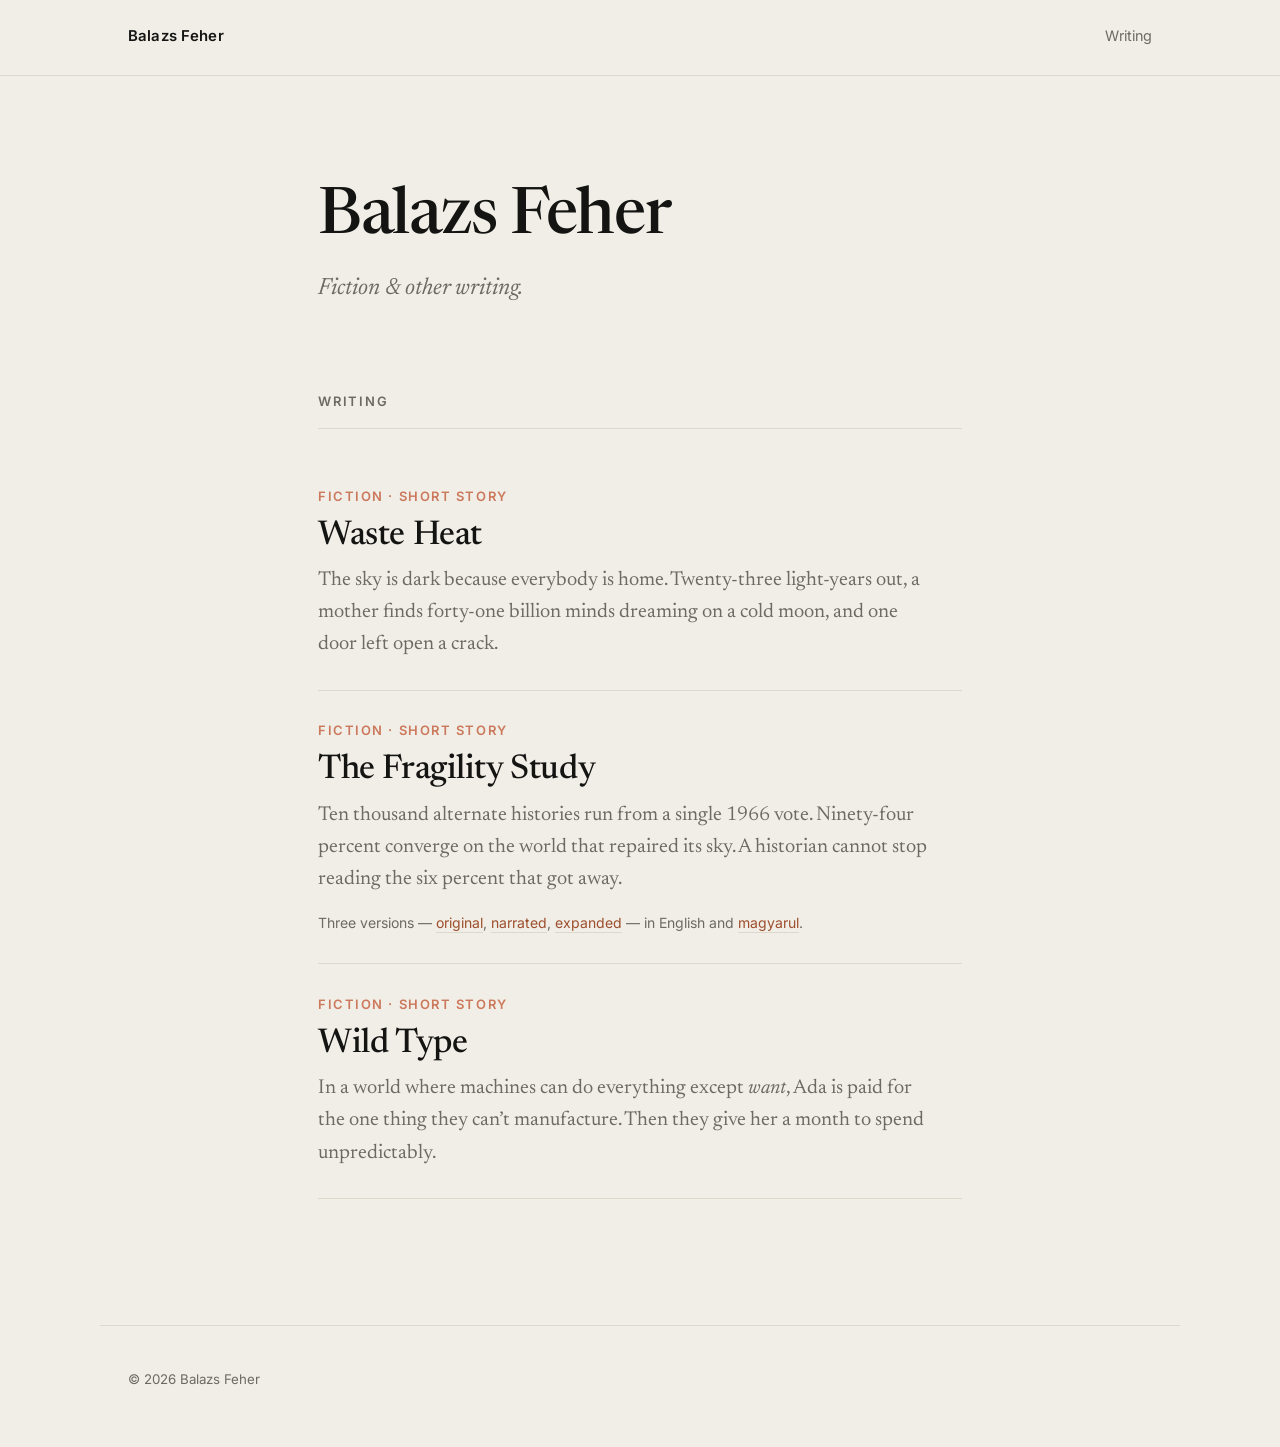
<file: index.html>
<!DOCTYPE html>
<html lang="en">
<head>
  <meta charset="UTF-8">
  <meta name="viewport" content="width=device-width, initial-scale=1.0">
  <title>Balazs Feher — Writing</title>
  <meta name="description" content="Fiction and other writing by Balazs Feher.">
  <link rel="icon" href="data:image/svg+xml,%3Csvg xmlns='http://www.w3.org/2000/svg' viewBox='0 0 32 32'%3E%3Crect width='32' height='32' rx='7' fill='%23cc785c'/%3E%3Ctext x='16' y='22' font-family='Georgia,serif' font-size='18' fill='%23f0eee6' text-anchor='middle'%3EF%3C/text%3E%3C/svg%3E">
  <link rel="preconnect" href="https://fonts.googleapis.com">
  <link rel="preconnect" href="https://fonts.gstatic.com" crossorigin>
  <link rel="stylesheet" href="https://fonts.googleapis.com/css2?family=Inter:wght@400;500;600&family=Newsreader:ital,opsz,wght@0,6..72,300..600;1,6..72,300..500&display=swap">
  <link rel="stylesheet" href="style.css">
</head>
<body>
  <header class="site-header">
    <div class="site-header__inner">
      <a class="site-header__name" href="index.html">Balazs Feher</a>
      <nav class="site-nav"><a href="index.html">Writing</a></nav>
    </div>
  </header>

  <main class="home">
    <section class="home-hero">
      <h1 class="home-title">Balazs Feher</h1>
      <p class="home-tagline">Fiction &amp; other writing.</p>
    </section>

    <section class="writing">
      <h2 class="writing__label">Writing</h2>
      <ul class="story-list">
        <li class="story-card">
          <a class="story-card__link" href="waste-heat.html">
            <span class="story-card__kicker">Fiction · Short story</span>
            <h3 class="story-card__title">Waste Heat</h3>
            <p class="story-card__dek">The sky is dark because everybody is home. Twenty-three light-years out, a mother finds forty-one billion minds dreaming on a cold moon, and one door left open a crack.</p>
          </a>
        </li>
        <li class="story-card">
          <a class="story-card__link" href="the-fragility-study.html">
            <span class="story-card__kicker">Fiction · Short story</span>
            <h3 class="story-card__title">The Fragility Study</h3>
            <p class="story-card__dek">Ten thousand alternate histories run from a single 1966 vote. Ninety-four percent converge on the world that repaired its sky. A historian cannot stop reading the six percent that got away.</p>
          </a>
          <p class="story-card__langs">Three versions — <a href="the-fragility-study-v1.html">original</a>, <a href="the-fragility-study-narrated.html">narrated</a>, <a href="the-fragility-study.html">expanded</a> — in English and <a href="a-torekenyseg-tanulmany.html" hreflang="hu" lang="hu">magyarul</a>.</p>
        </li>
        <li class="story-card">
          <a class="story-card__link" href="wild-type.html">
            <span class="story-card__kicker">Fiction · Short story</span>
            <h3 class="story-card__title">Wild Type</h3>
            <p class="story-card__dek">In a world where machines can do everything except <em>want</em>, Ada is paid for the one thing they can&rsquo;t manufacture. Then they give her a month to spend unpredictably.</p>
          </a>
        </li>
      </ul>
    </section>
  </main>

  <footer class="site-footer">
    <p>&copy; 2026 Balazs Feher</p>
  </footer>
</body>
</html>
</file>
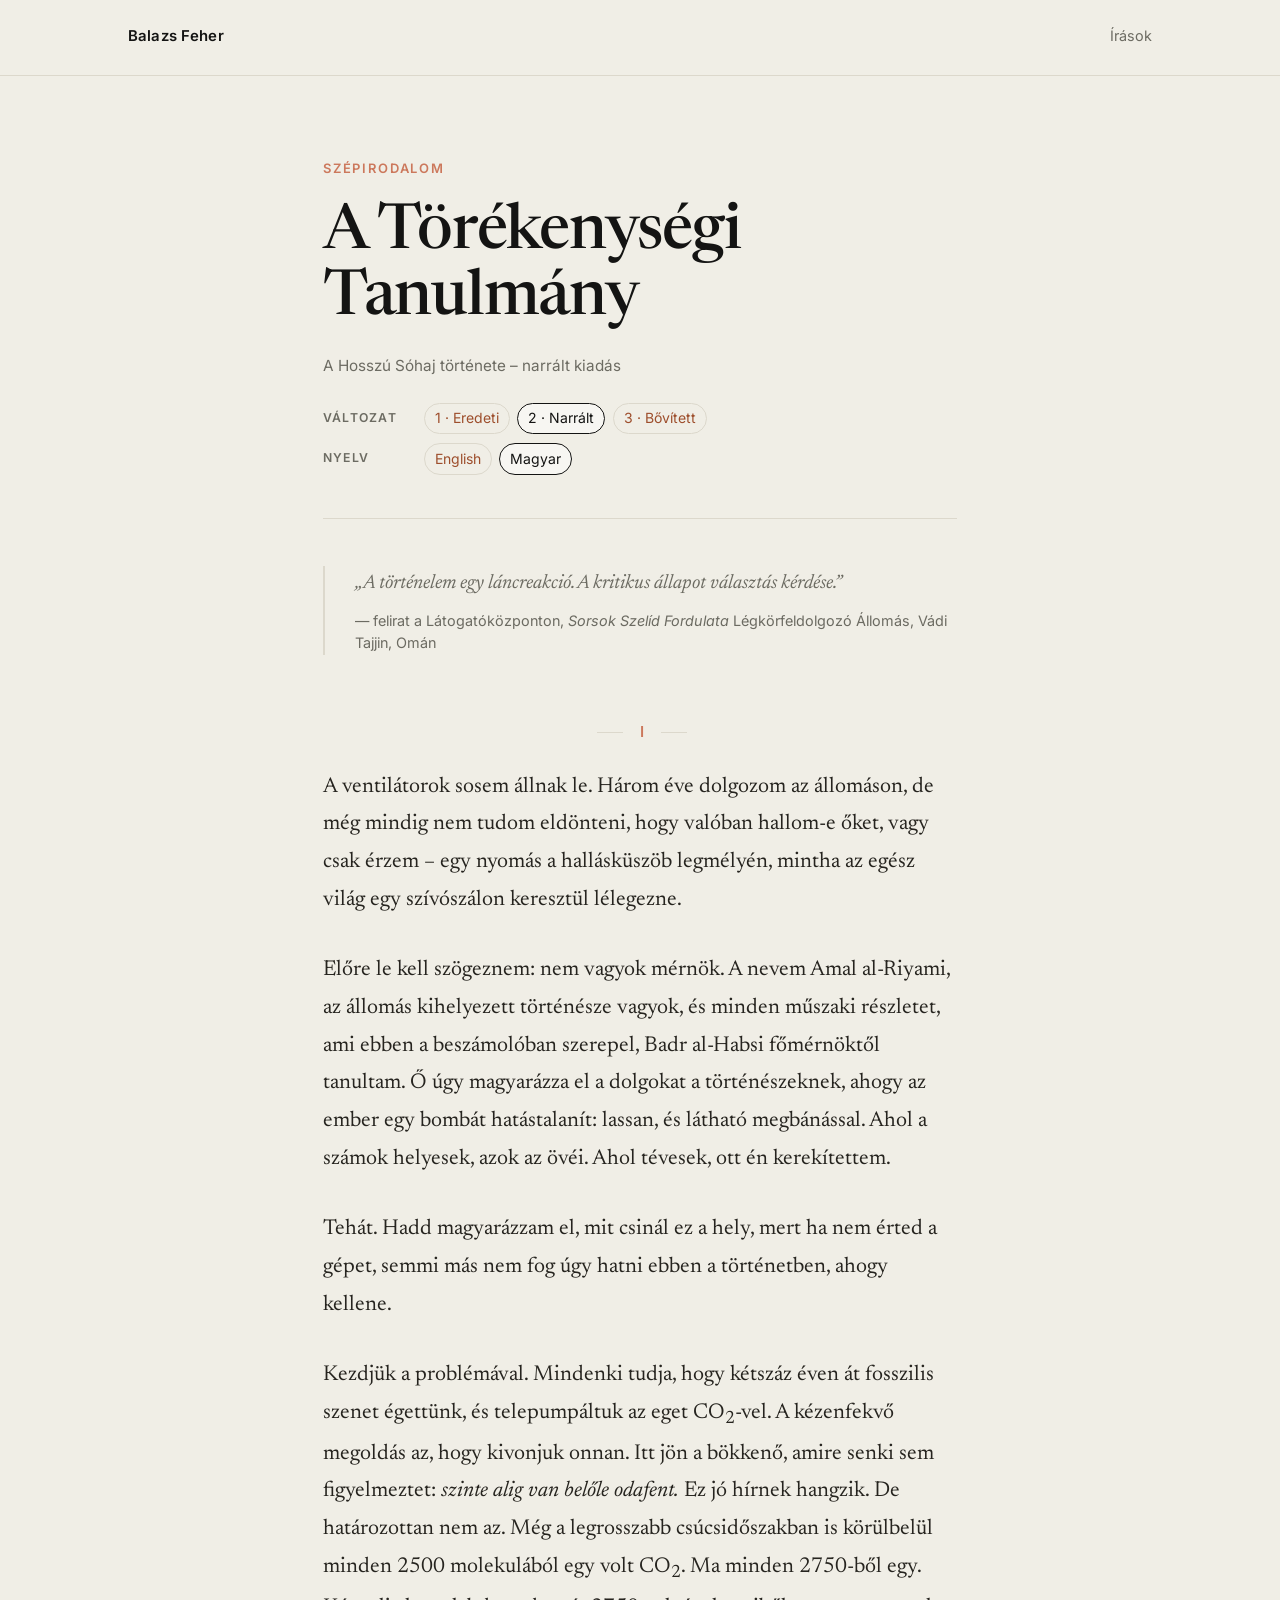
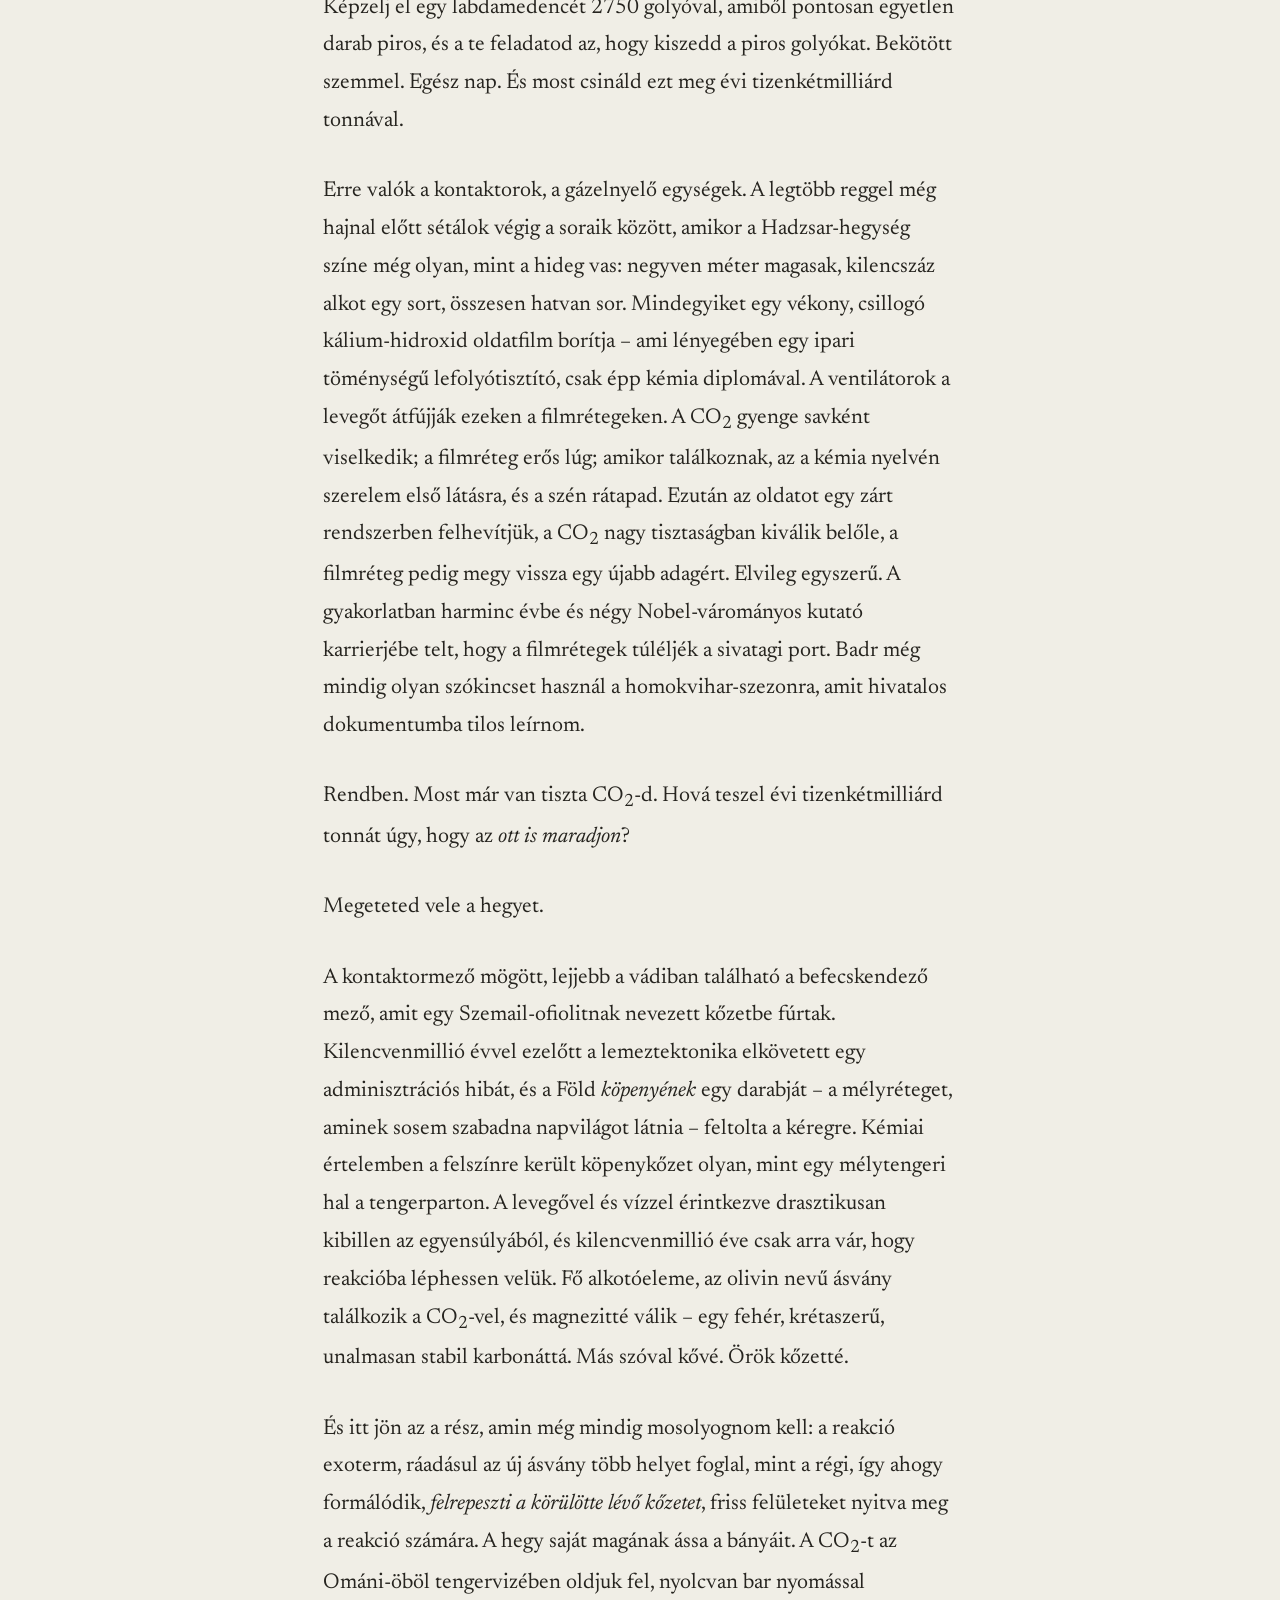
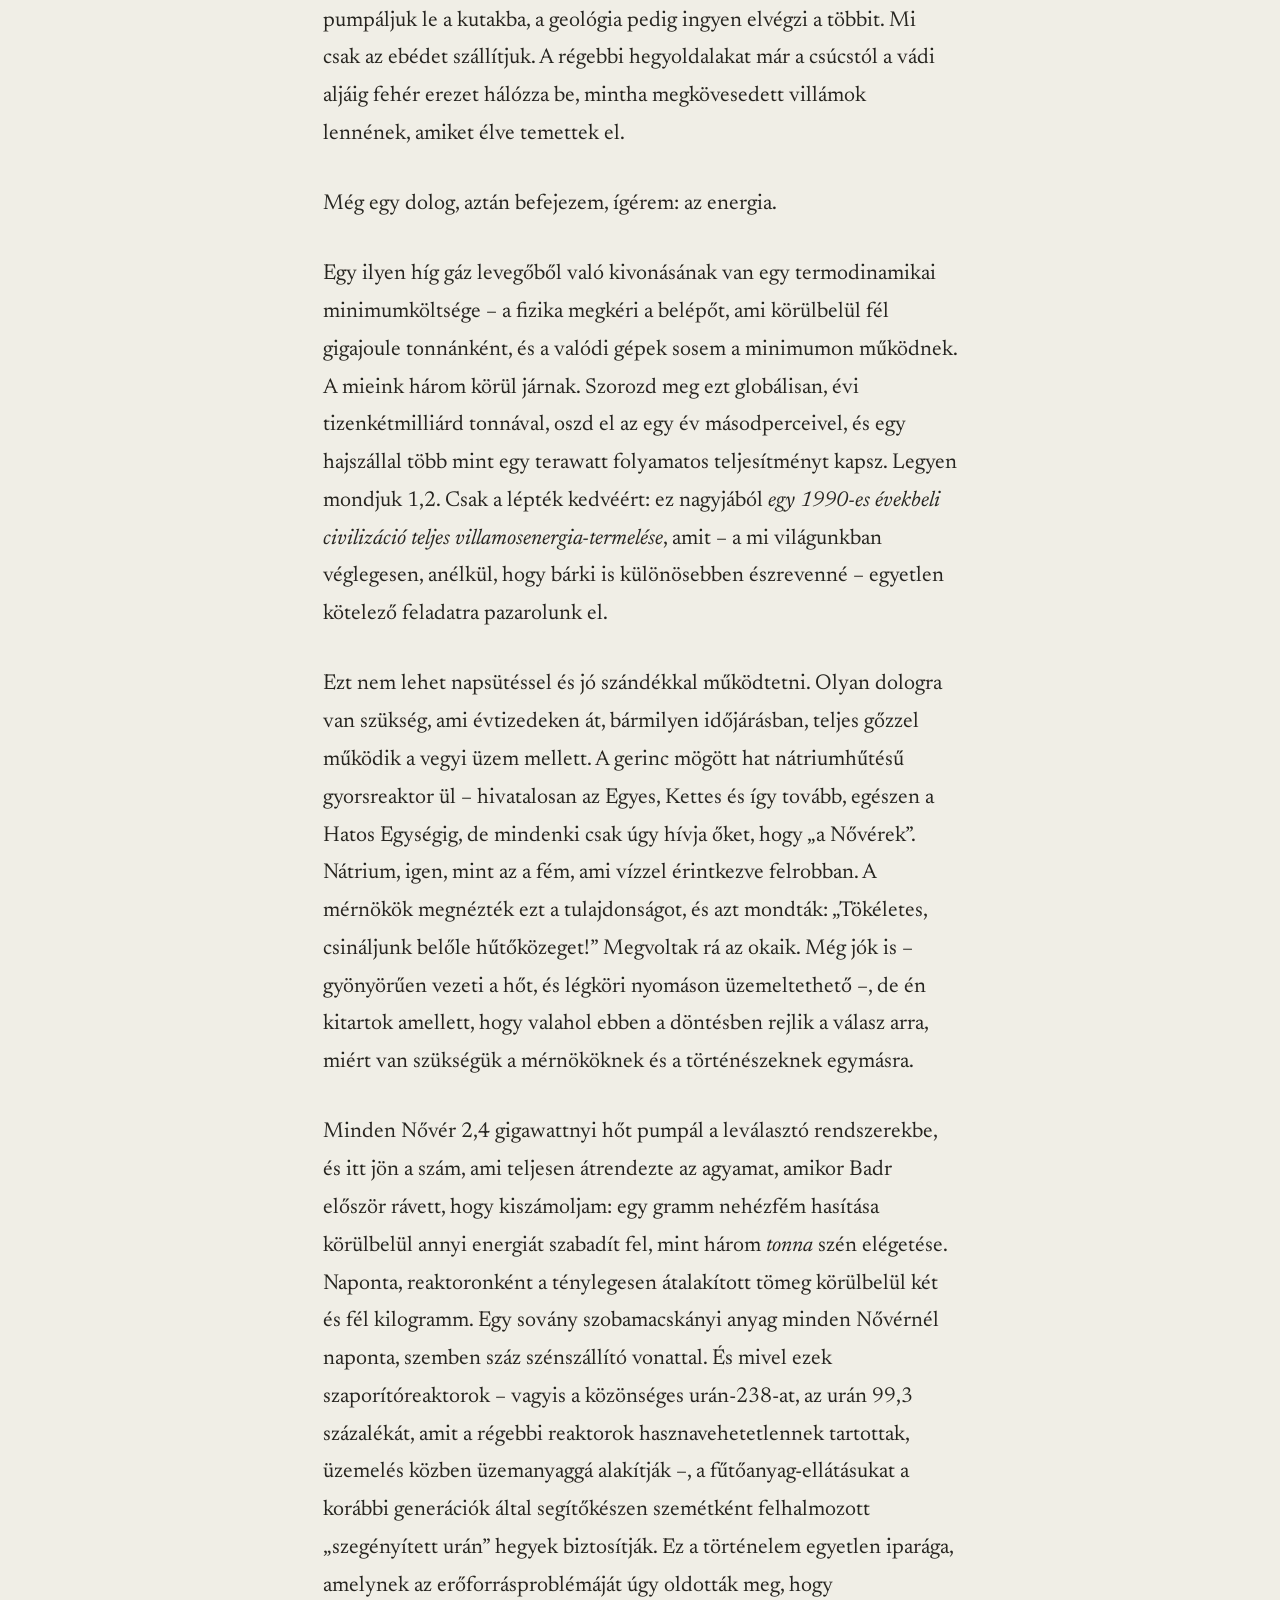
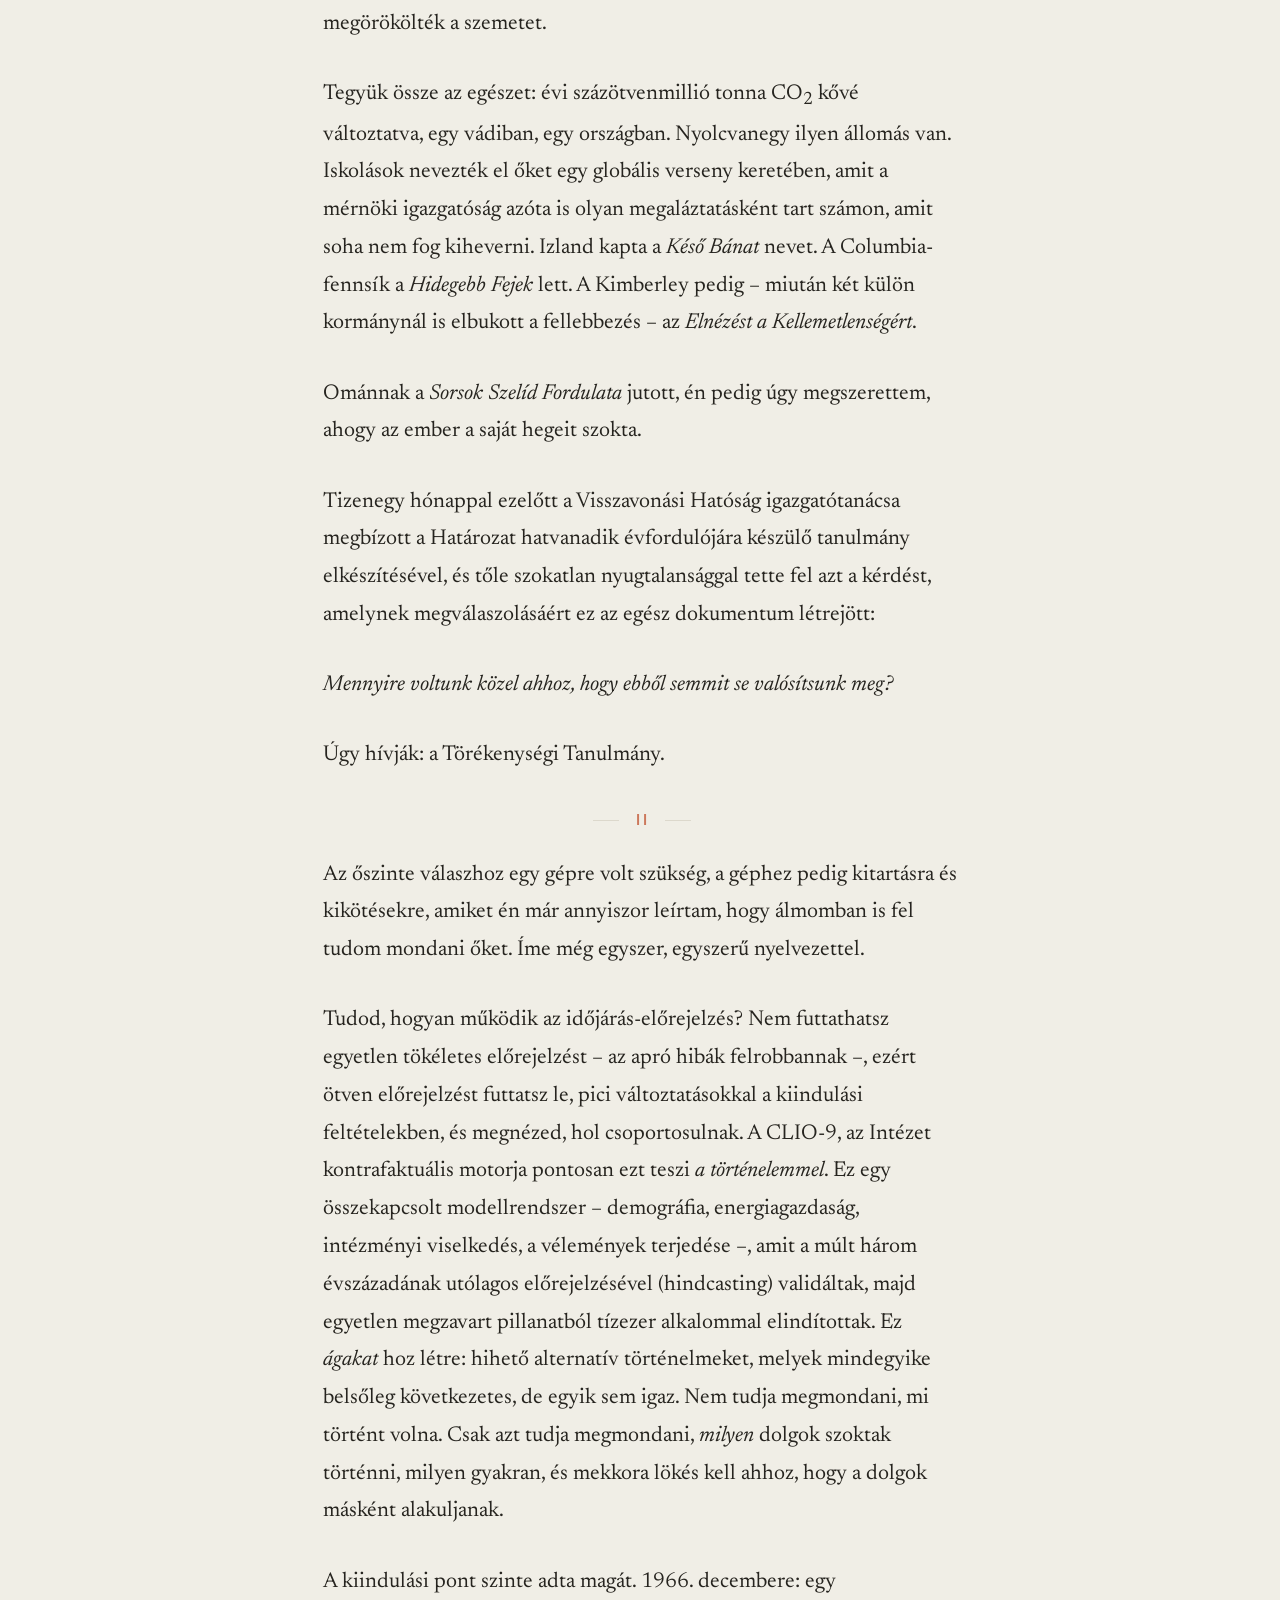
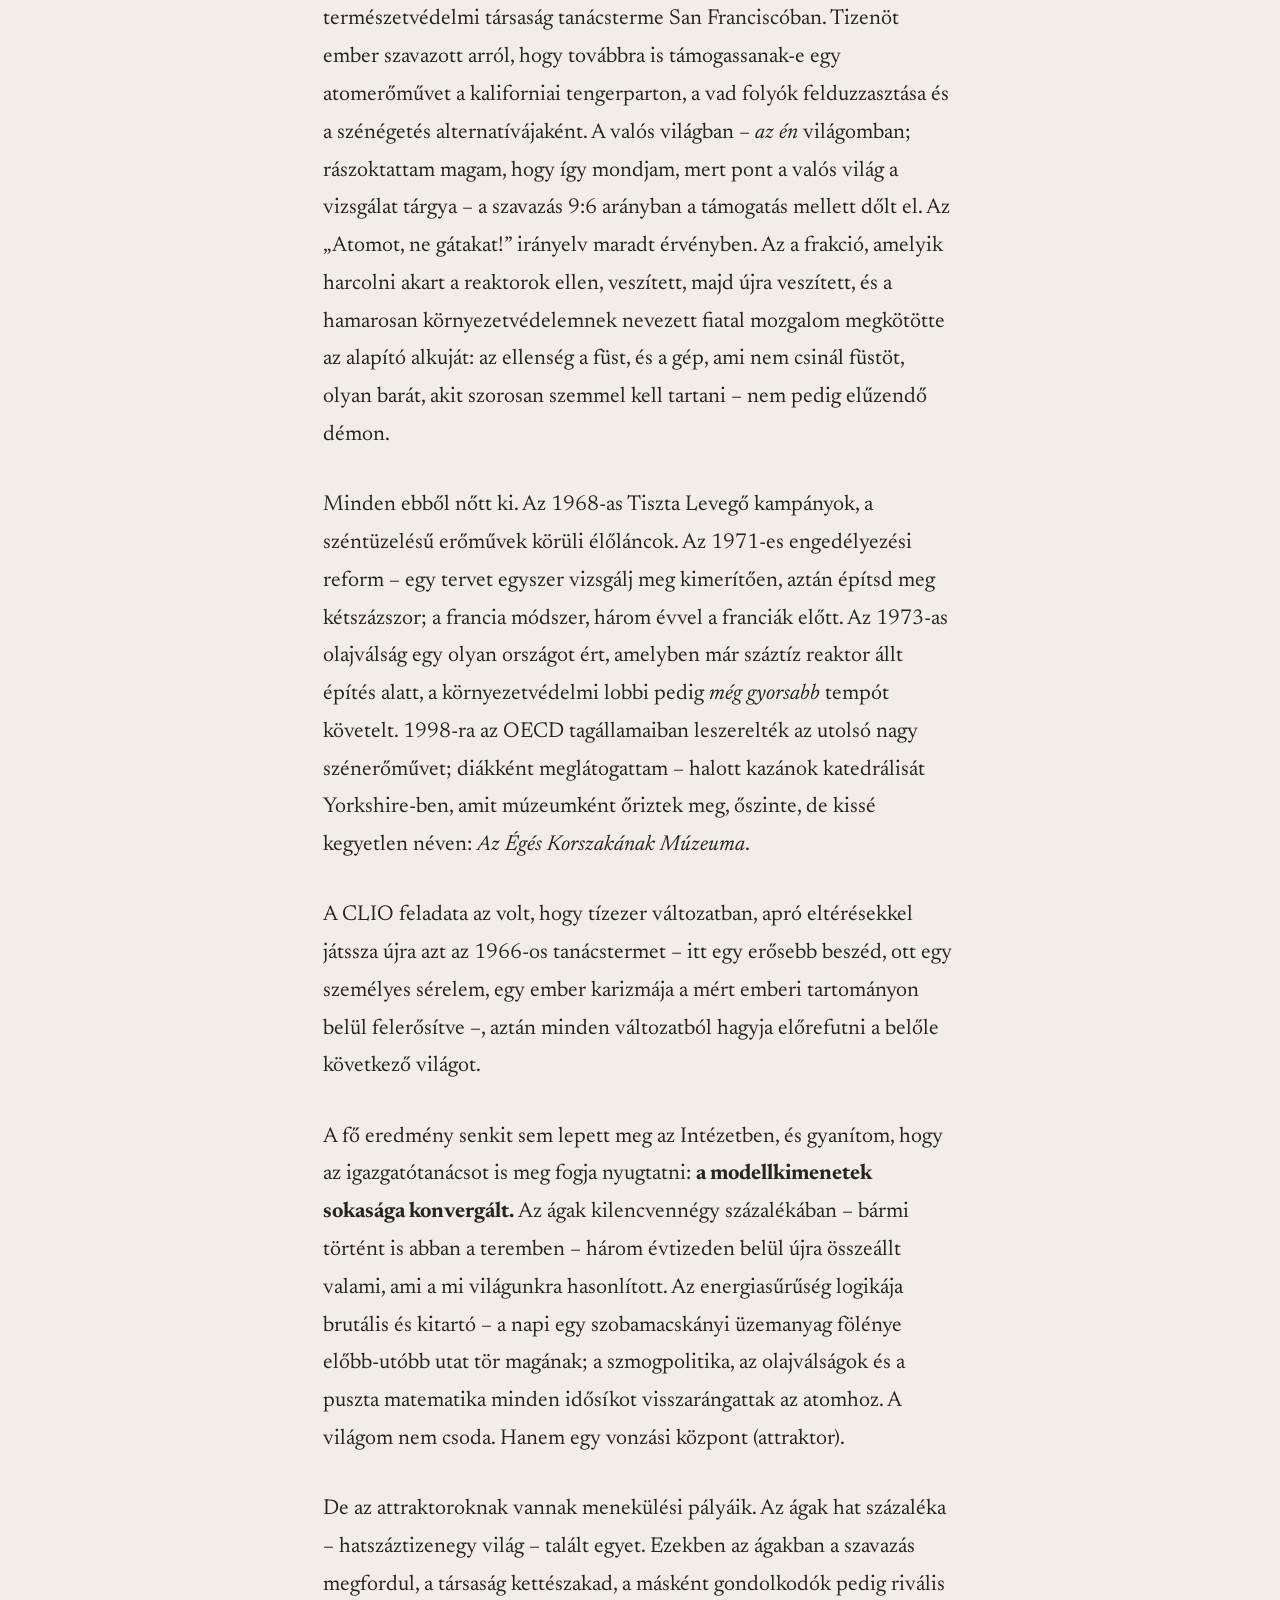
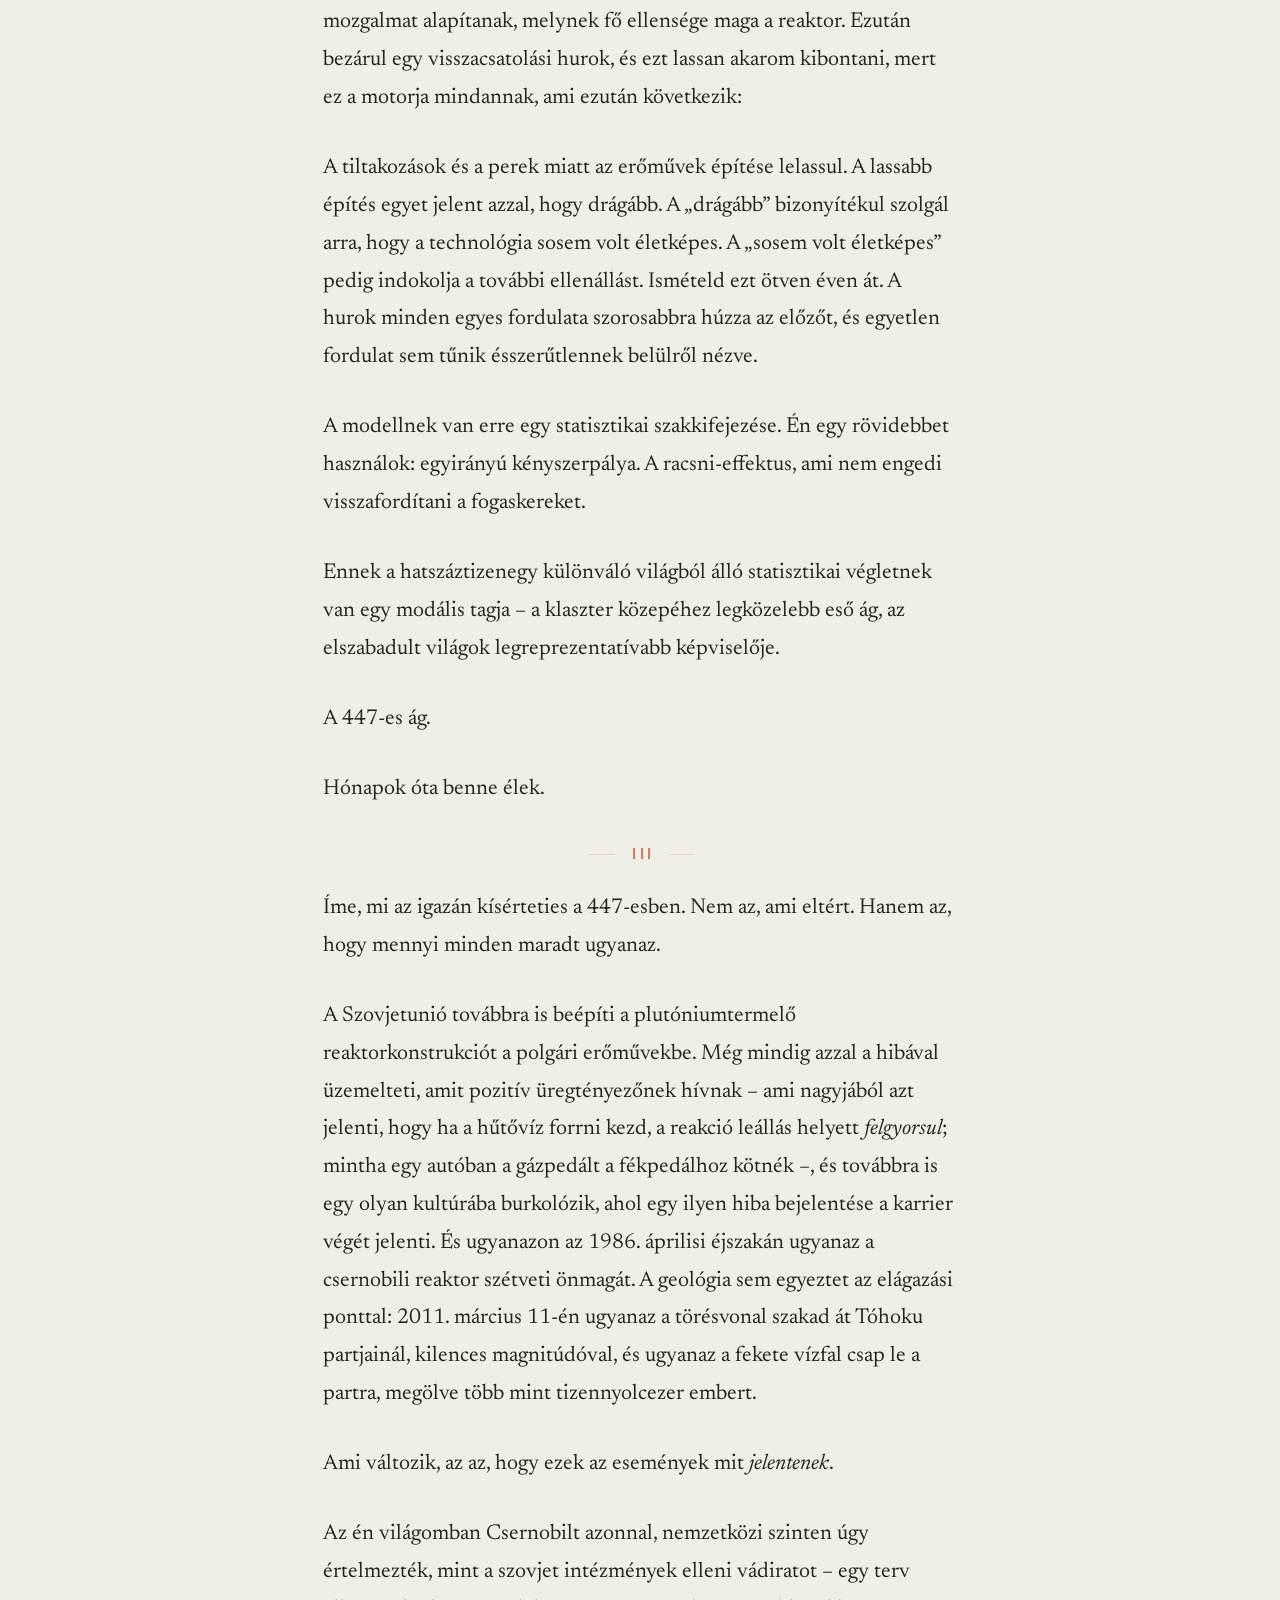
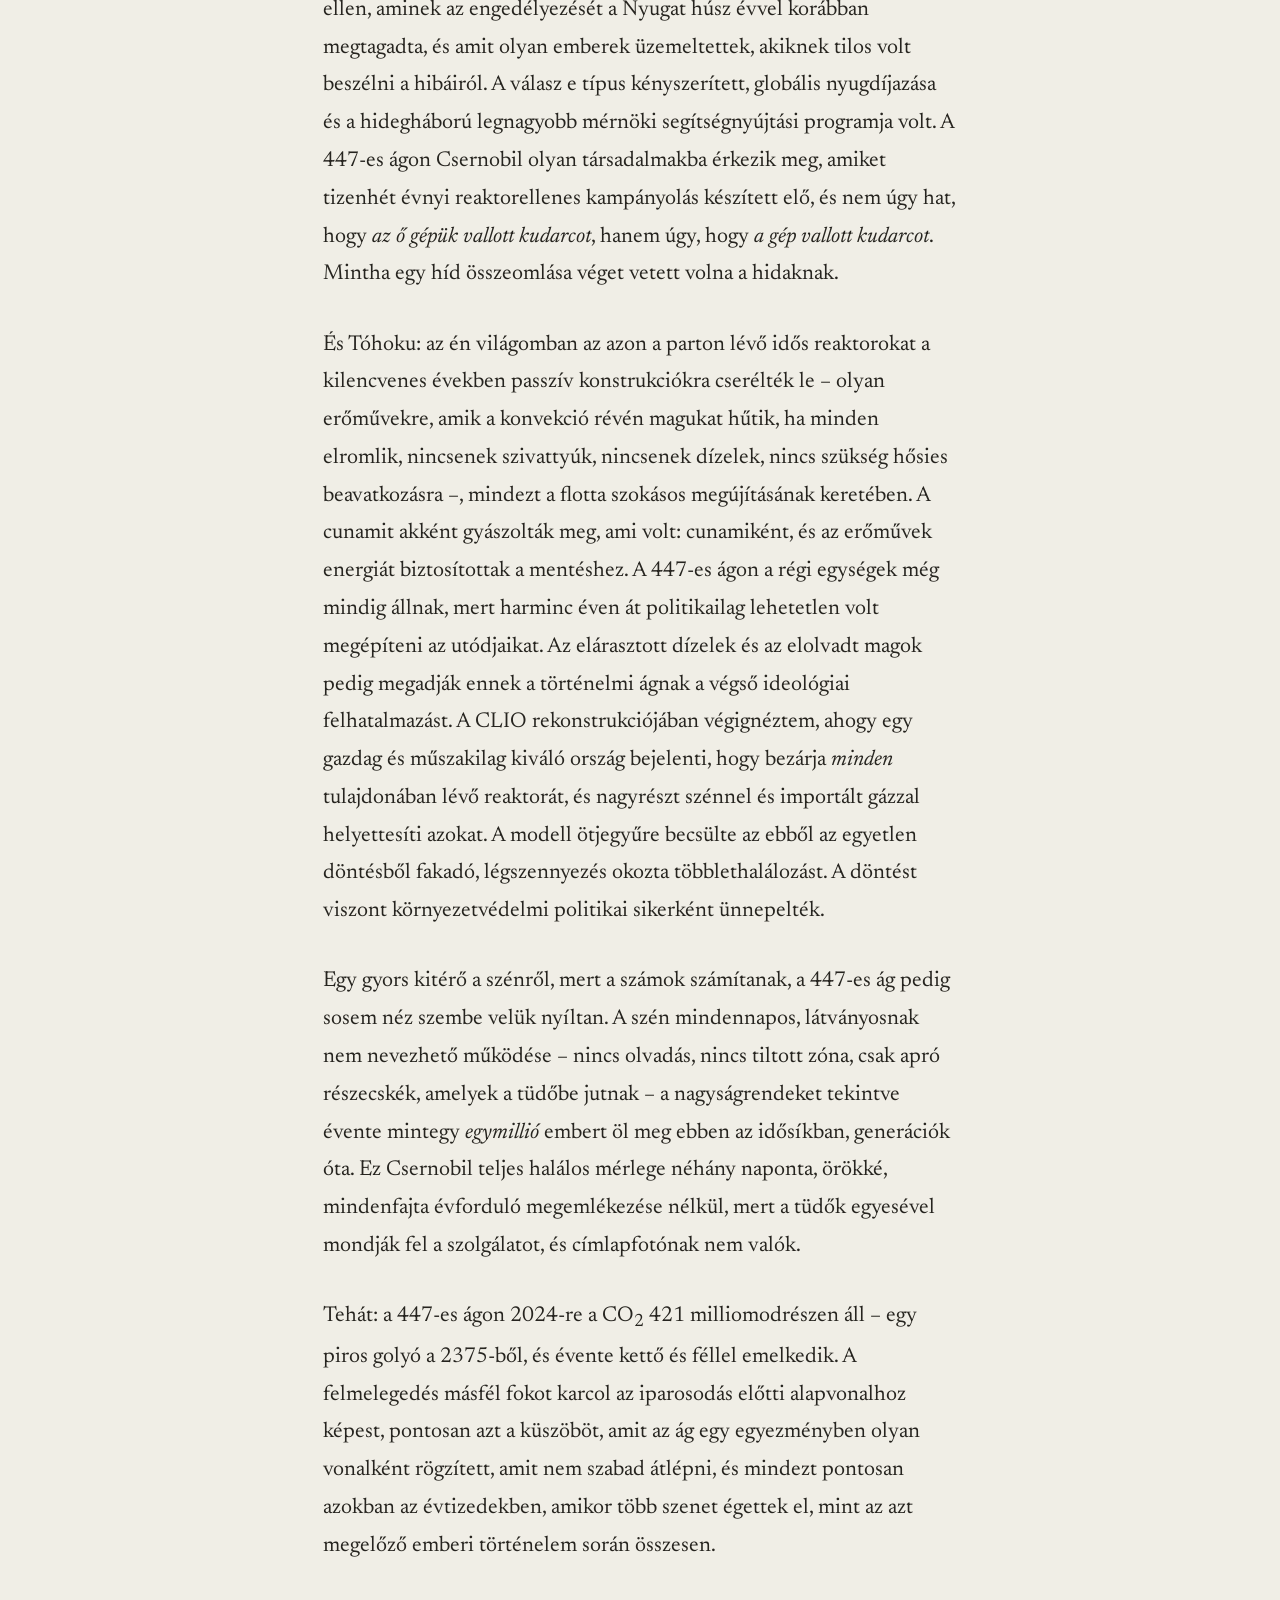
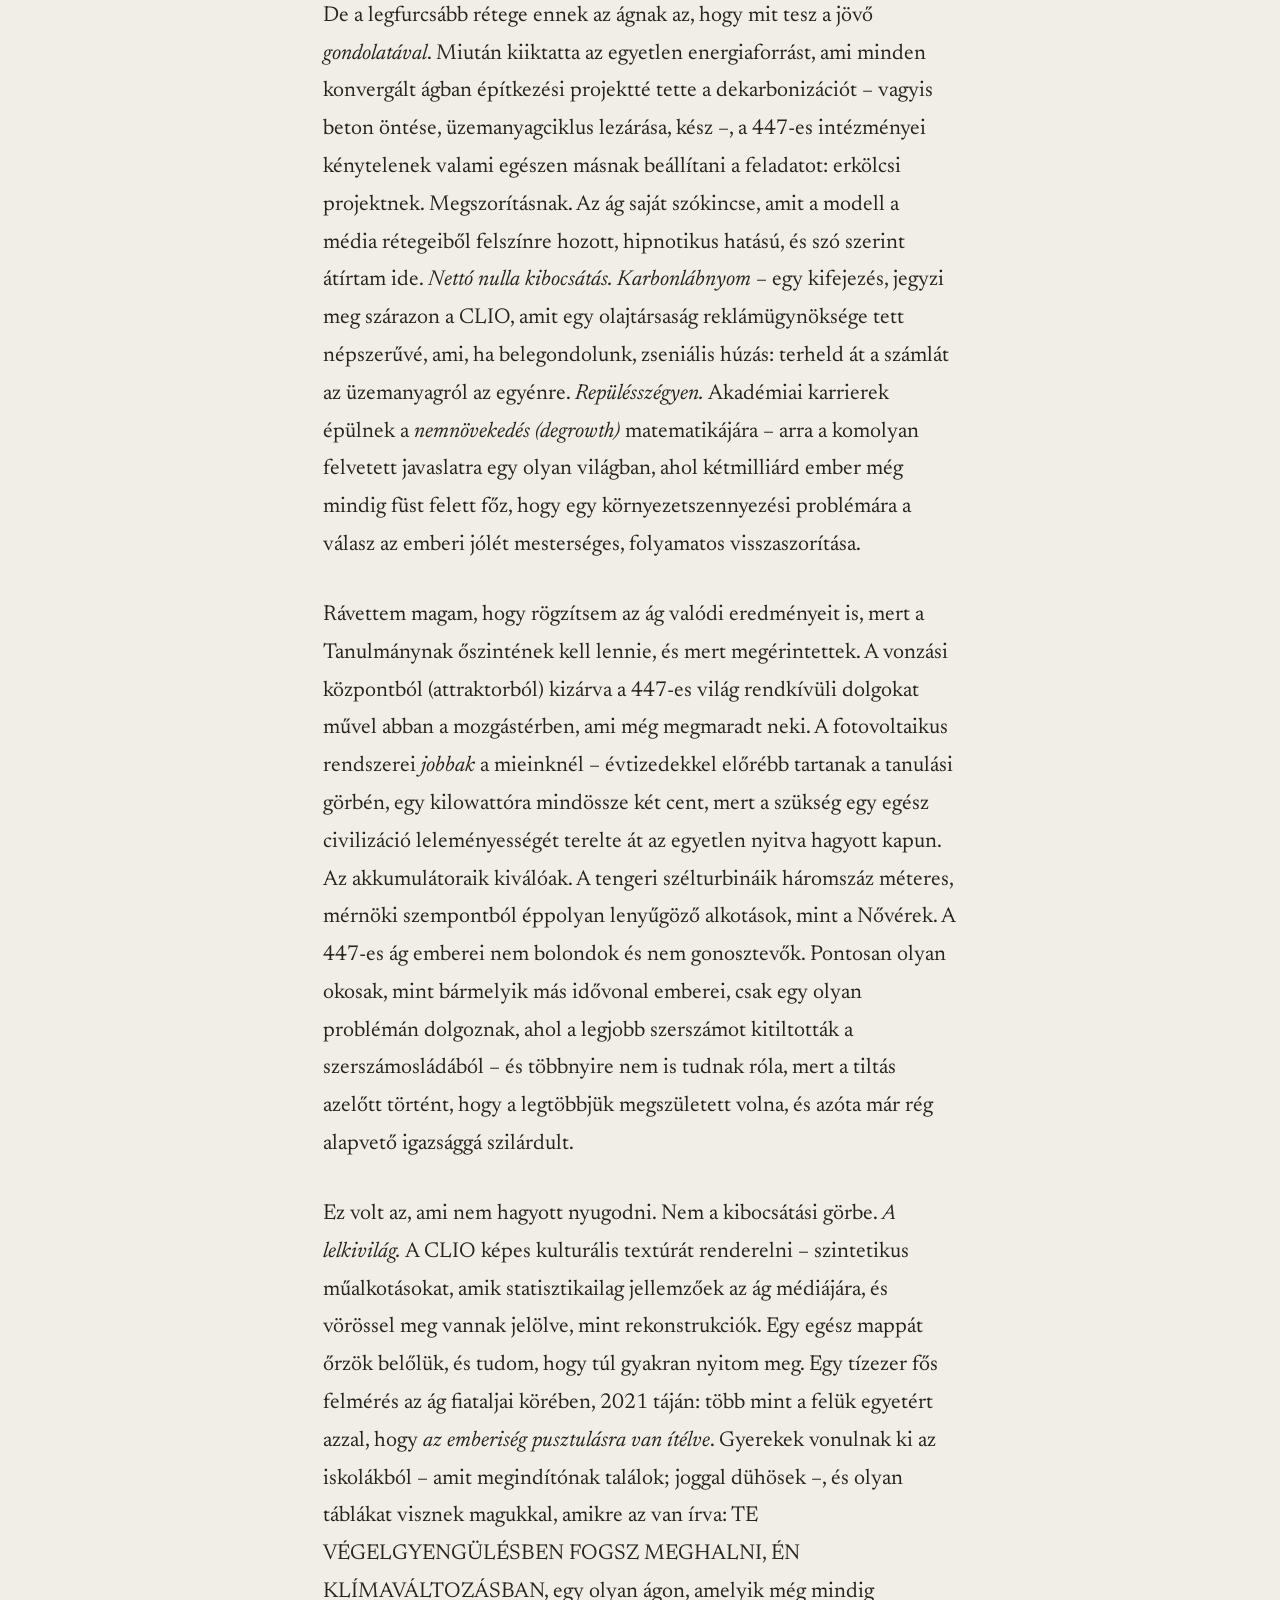
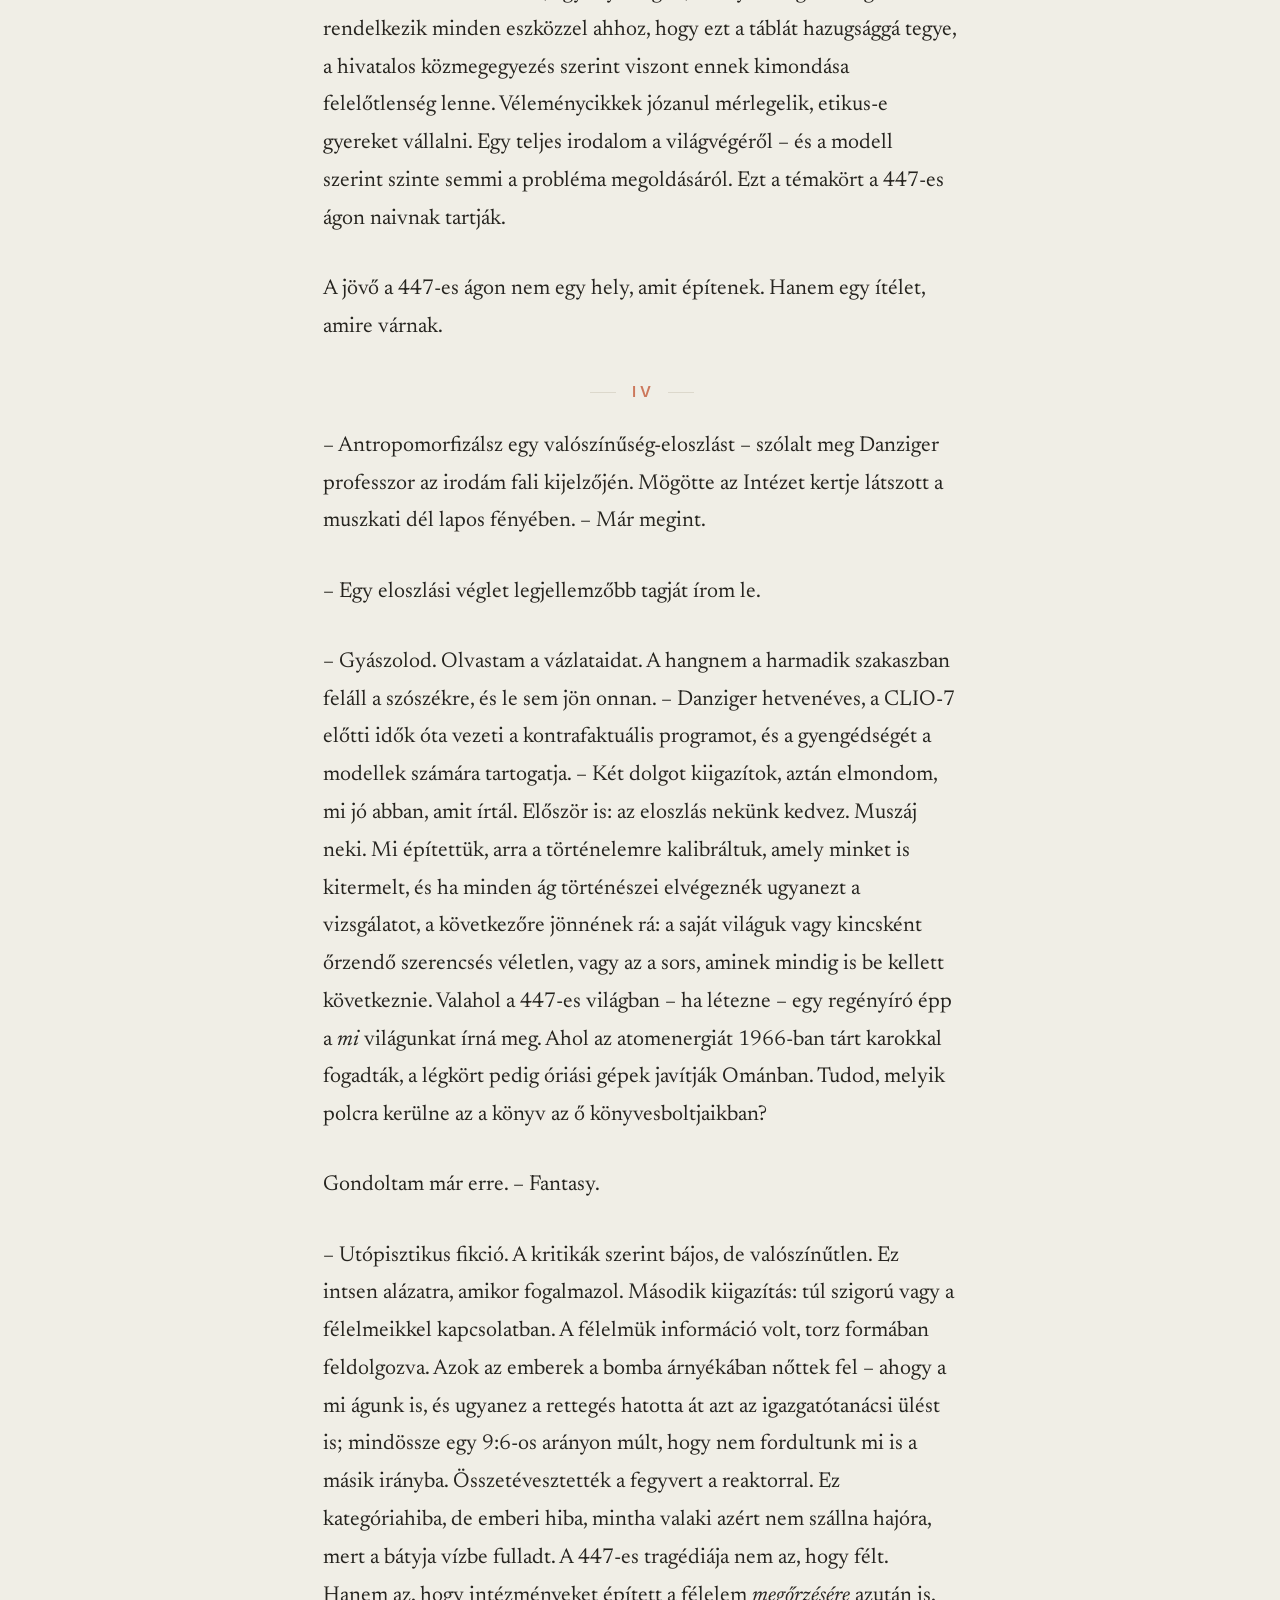
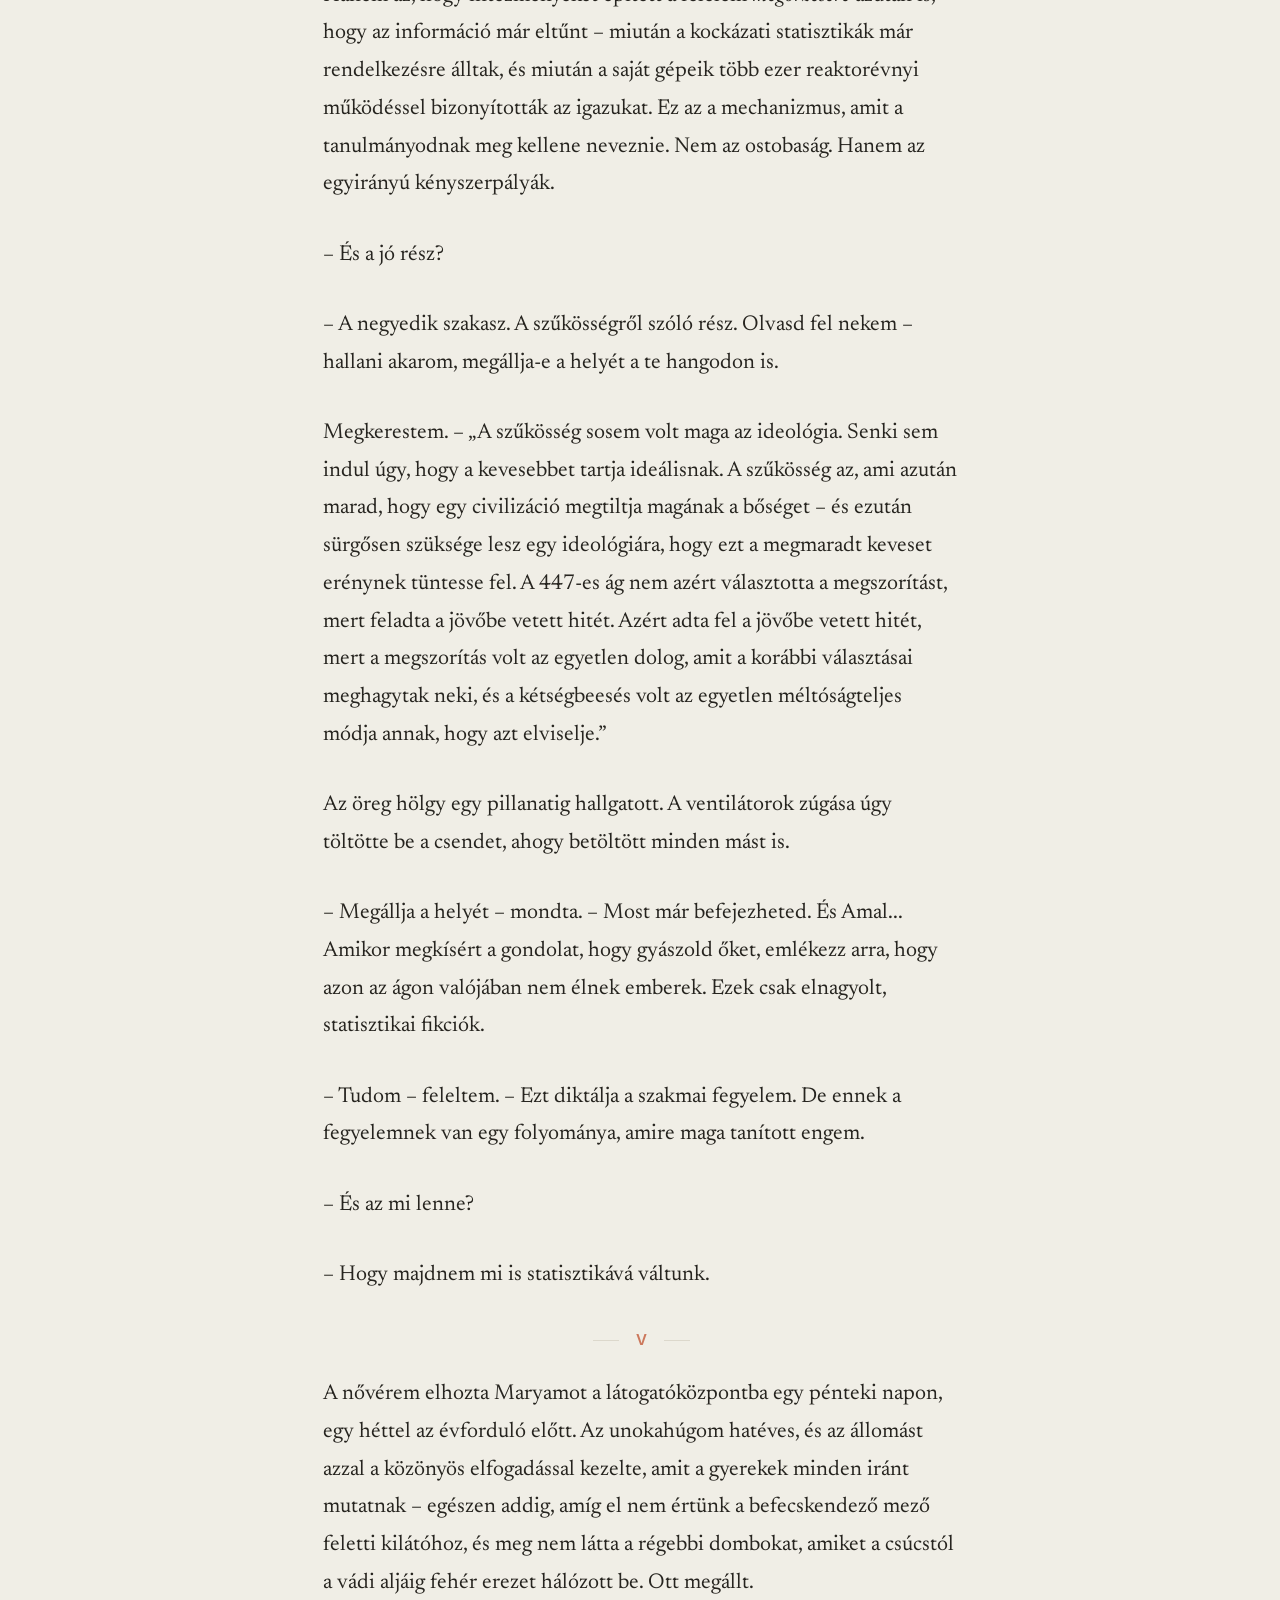
<file: a-torekenyseg-tanulmany-narralt.html>
<!DOCTYPE html>
<html lang="hu">
<head>
  <meta charset="UTF-8">
  <meta name="viewport" content="width=device-width, initial-scale=1.0">
  <title>A Törékenységi Tanulmány: narrált kiadás — Balazs Feher</title>
  <meta name="description" content="Feher Balazs novellája. A Törékenységi Tanulmány narrált kiadása: Amal al-Riyami maga meséli el, és először a gépet magyarázza el, csak utána a történelmet.">
  <link rel="icon" href="data:image/svg+xml,%3Csvg xmlns='http://www.w3.org/2000/svg' viewBox='0 0 32 32'%3E%3Crect width='32' height='32' rx='7' fill='%23cc785c'/%3E%3Ctext x='16' y='22' font-family='Georgia,serif' font-size='18' fill='%23f0eee6' text-anchor='middle'%3EF%3C/text%3E%3C/svg%3E">
  <link rel="alternate" hreflang="en" href="https://feherbalazs.github.io/the-fragility-study-narrated.html">
  <link rel="alternate" hreflang="hu" href="https://feherbalazs.github.io/a-torekenyseg-tanulmany-narralt.html">
  <link rel="preconnect" href="https://fonts.googleapis.com">
  <link rel="preconnect" href="https://fonts.gstatic.com" crossorigin>
  <link rel="stylesheet" href="https://fonts.googleapis.com/css2?family=Inter:wght@400;500;600&family=Newsreader:ital,opsz,wght@0,6..72,300..600;1,6..72,300..500&display=swap">
  <link rel="stylesheet" href="style.css">
</head>
<body>
  <header class="site-header">
    <div class="site-header__inner">
      <a class="site-header__name" href="index.html">Balazs Feher</a>
      <nav class="site-nav"><a href="index.html">Írások</a></nav>
    </div>
  </header>

  <main class="article">
    <p class="eyebrow">Szépirodalom</p>
    <h1 class="article-title">A Törékenységi Tanulmány</h1>
    <p class="article-meta">A Hosszú Sóhaj története – narrált kiadás</p>

    <div class="editions">
      <p class="editions__row">
        <span class="editions__label">Változat</span>
        <a class="pill" href="a-torekenyseg-tanulmany-v1.html">1 · Eredeti</a>
        <span class="pill pill--current" aria-current="true">2 · Narrált</span>
        <a class="pill" href="a-torekenyseg-tanulmany.html">3 · Bővített</a>
      </p>
      <p class="editions__row">
        <span class="editions__label">Nyelv</span>
        <a class="pill" href="the-fragility-study-narrated.html" hreflang="en" lang="en">English</a>
        <span class="pill pill--current" aria-current="true">Magyar</span>
      </p>
    </div>
    <hr class="article-rule">
    <div class="article-body">

      <blockquote class="epigraph">
        <p>„A történelem egy láncreakció. A kritikus állapot választás kérdése.”</p>
        <cite>felirat a Látogatóközponton, <em>Sorsok Szelíd Fordulata</em> Légkörfeldolgozó Állomás, Vádi Tajjin, Omán</cite>
      </blockquote>

      <p class="section-number">I</p>

      <p>A ventilátorok sosem állnak le. Három éve dolgozom az állomáson, de még mindig nem tudom eldönteni, hogy valóban hallom-e őket, vagy csak érzem – egy nyomás a hallásküszöb legmélyén, mintha az egész világ egy szívószálon keresztül lélegezne.</p>
      <p>Előre le kell szögeznem: nem vagyok mérnök. A nevem Amal al-Riyami, az állomás kihelyezett történésze vagyok, és minden műszaki részletet, ami ebben a beszámolóban szerepel, Badr al-Habsi főmérnöktől tanultam. Ő úgy magyarázza el a dolgokat a történészeknek, ahogy az ember egy bombát hatástalanít: lassan, és látható megbánással. Ahol a számok helyesek, azok az övéi. Ahol tévesek, ott én kerekítettem.</p>
      <p>Tehát. Hadd magyarázzam el, mit csinál ez a hely, mert ha nem érted a gépet, semmi más nem fog úgy hatni ebben a történetben, ahogy kellene.</p>
      <p>Kezdjük a problémával. Mindenki tudja, hogy kétszáz éven át fosszilis szenet égettünk, és telepumpáltuk az eget CO<sub>2</sub>-vel. A kézenfekvő megoldás az, hogy kivonjuk onnan. Itt jön a bökkenő, amire senki sem figyelmeztet: <em>szinte alig van belőle odafent.</em> Ez jó hírnek hangzik. De határozottan nem az. Még a legrosszabb csúcsidőszakban is körülbelül minden 2500 molekulából egy volt CO<sub>2</sub>. Ma minden 2750-ből egy. Képzelj el egy labdamedencét 2750 golyóval, amiből pontosan egyetlen darab piros, és a te feladatod az, hogy kiszedd a piros golyókat. Bekötött szemmel. Egész nap. És most csináld ezt meg évi tizenkétmilliárd tonnával.</p>
      <p>Erre valók a kontaktorok, a gázelnyelő egységek. A legtöbb reggel még hajnal előtt sétálok végig a soraik között, amikor a Hadzsar-hegység színe még olyan, mint a hideg vas: negyven méter magasak, kilencszáz alkot egy sort, összesen hatvan sor. Mindegyiket egy vékony, csillogó kálium-hidroxid oldatfilm borítja – ami lényegében egy ipari töménységű lefolyótisztító, csak épp kémia diplomával. A ventilátorok a levegőt átfújják ezeken a filmrétegeken. A CO<sub>2</sub> gyenge savként viselkedik; a filmréteg erős lúg; amikor találkoznak, az a kémia nyelvén szerelem első látásra, és a szén rátapad. Ezután az oldatot egy zárt rendszerben felhevítjük, a CO<sub>2</sub> nagy tisztaságban kiválik belőle, a filmréteg pedig megy vissza egy újabb adagért. Elvileg egyszerű. A gyakorlatban harminc évbe és négy Nobel-várományos kutató karrierjébe telt, hogy a filmrétegek túléljék a sivatagi port. Badr még mindig olyan szókincset használ a homokvihar-szezonra, amit hivatalos dokumentumba tilos leírnom.</p>
      <p>Rendben. Most már van tiszta CO<sub>2</sub>-d. Hová teszel évi tizenkétmilliárd tonnát úgy, hogy az <em>ott is maradjon</em>?</p>
      <p>Megeteted vele a hegyet.</p>
      <p>A kontaktormező mögött, lejjebb a vádiban található a befecskendező mező, amit egy Szemail-ofiolitnak nevezett kőzetbe fúrtak. Kilencvenmillió évvel ezelőtt a lemeztektonika elkövetett egy adminisztrációs hibát, és a Föld <em>köpenyének</em> egy darabját – a mélyréteget, aminek sosem szabadna napvilágot látnia – feltolta a kéregre. Kémiai értelemben a felszínre került köpenykőzet olyan, mint egy mélytengeri hal a tengerparton. A levegővel és vízzel érintkezve drasztikusan kibillen az egyensúlyából, és kilencvenmillió éve csak arra vár, hogy reakcióba léphessen velük. Fő alkotóeleme, az olivin nevű ásvány találkozik a CO<sub>2</sub>-vel, és magnezitté válik – egy fehér, krétaszerű, unalmasan stabil karbonáttá. Más szóval kővé. Örök kőzetté.</p>
      <p>És itt jön az a rész, amin még mindig mosolyognom kell: a reakció exoterm, ráadásul az új ásvány több helyet foglal, mint a régi, így ahogy formálódik, <em>felrepeszti a körülötte lévő kőzetet</em>, friss felületeket nyitva meg a reakció számára. A hegy saját magának ássa a bányáit. A CO<sub>2</sub>-t az Ománi-öböl tengervizében oldjuk fel, nyolcvan bar nyomással pumpáljuk le a kutakba, a geológia pedig ingyen elvégzi a többit. Mi csak az ebédet szállítjuk. A régebbi hegyoldalakat már a csúcstól a vádi aljáig fehér erezet hálózza be, mintha megkövesedett villámok lennének, amiket élve temettek el.</p>
      <p>Még egy dolog, aztán befejezem, ígérem: az energia.</p>
      <p>Egy ilyen híg gáz levegőből való kivonásának van egy termodinamikai minimumköltsége – a fizika megkéri a belépőt, ami körülbelül fél gigajoule tonnánként, és a valódi gépek sosem a minimumon működnek. A mieink három körül járnak. Szorozd meg ezt globálisan, évi tizenkétmilliárd tonnával, oszd el az egy év másodperceivel, és egy hajszállal több mint egy terawatt folyamatos teljesítményt kapsz. Legyen mondjuk 1,2. Csak a lépték kedvéért: ez nagyjából <em>egy 1990-es évekbeli civilizáció teljes villamosenergia-termelése</em>, amit – a mi világunkban véglegesen, anélkül, hogy bárki is különösebben észrevenné – egyetlen kötelező feladatra pazarolunk el.</p>
      <p>Ezt nem lehet napsütéssel és jó szándékkal működtetni. Olyan dologra van szükség, ami évtizedeken át, bármilyen időjárásban, teljes gőzzel működik a vegyi üzem mellett. A gerinc mögött hat nátriumhűtésű gyorsreaktor ül – hivatalosan az Egyes, Kettes és így tovább, egészen a Hatos Egységig, de mindenki csak úgy hívja őket, hogy „a Nővérek”. Nátrium, igen, mint az a fém, ami vízzel érintkezve felrobban. A mérnökök megnézték ezt a tulajdonságot, és azt mondták: „Tökéletes, csináljunk belőle hűtőközeget!” Megvoltak rá az okaik. Még jók is – gyönyörűen vezeti a hőt, és légköri nyomáson üzemeltethető –, de én kitartok amellett, hogy valahol ebben a döntésben rejlik a válasz arra, miért van szükségük a mérnököknek és a történészeknek egymásra.</p>
      <p>Minden Nővér 2,4 gigawattnyi hőt pumpál a leválasztó rendszerekbe, és itt jön a szám, ami teljesen átrendezte az agyamat, amikor Badr először rávett, hogy kiszámoljam: egy gramm nehézfém hasítása körülbelül annyi energiát szabadít fel, mint három <em>tonna</em> szén elégetése. Naponta, reaktoronként a ténylegesen átalakított tömeg körülbelül két és fél kilogramm. Egy sovány szobamacskányi anyag minden Nővérnél naponta, szemben száz szénszállító vonattal. És mivel ezek szaporítóreaktorok – vagyis a közönséges urán-238-at, az urán 99,3 százalékát, amit a régebbi reaktorok hasznavehetetlennek tartottak, üzemelés közben üzemanyaggá alakítják –, a fűtőanyag-ellátásukat a korábbi generációk által segítőkészen szemétként felhalmozott „szegényített urán” hegyek biztosítják. Ez a történelem egyetlen iparága, amelynek az erőforrásproblémáját úgy oldották meg, hogy megörökölték a szemetet.</p>
      <p>Tegyük össze az egészet: évi százötvenmillió tonna CO<sub>2</sub> kővé változtatva, egy vádiban, egy országban. Nyolcvanegy ilyen állomás van. Iskolások nevezték el őket egy globális verseny keretében, amit a mérnöki igazgatóság azóta is olyan megaláztatásként tart számon, amit soha nem fog kiheverni. Izland kapta a <em>Késő Bánat</em> nevet. A Columbia-fennsík a <em>Hidegebb Fejek</em> lett. A Kimberley pedig – miután két külön kormánynál is elbukott a fellebbezés – az <em>Elnézést a Kellemetlenségért</em>.</p>
      <p>Ománnak a <em>Sorsok Szelíd Fordulata</em> jutott, én pedig úgy megszerettem, ahogy az ember a saját hegeit szokta.</p>
      <p>Tizenegy hónappal ezelőtt a Visszavonási Hatóság igazgatótanácsa megbízott a Határozat hatvanadik évfordulójára készülő tanulmány elkészítésével, és tőle szokatlan nyugtalansággal tette fel azt a kérdést, amelynek megválaszolásáért ez az egész dokumentum létrejött:</p>
      <p><em>Mennyire voltunk közel ahhoz, hogy ebből semmit se valósítsunk meg?</em></p>
      <p>Úgy hívják: a Törékenységi Tanulmány.</p>

      <p class="section-number">II</p>

      <p>Az őszinte válaszhoz egy gépre volt szükség, a géphez pedig kitartásra és kikötésekre, amiket én már annyiszor leírtam, hogy álmomban is fel tudom mondani őket. Íme még egyszer, egyszerű nyelvezettel.</p>
      <p>Tudod, hogyan működik az időjárás-előrejelzés? Nem futtathatsz egyetlen tökéletes előrejelzést – az apró hibák felrobbannak –, ezért ötven előrejelzést futtatsz le, pici változtatásokkal a kiindulási feltételekben, és megnézed, hol csoportosulnak. A CLIO-9, az Intézet kontrafaktuális motorja pontosan ezt teszi <em>a történelemmel</em>. Ez egy összekapcsolt modellrendszer – demográfia, energiagazdaság, intézményi viselkedés, a vélemények terjedése –, amit a múlt három évszázadának utólagos előrejelzésével (hindcasting) validáltak, majd egyetlen megzavart pillanatból tízezer alkalommal elindítottak. Ez <em>ágakat</em> hoz létre: hihető alternatív történelmeket, melyek mindegyike belsőleg következetes, de egyik sem igaz. Nem tudja megmondani, mi történt volna. Csak azt tudja megmondani, <em>milyen</em> dolgok szoktak történni, milyen gyakran, és mekkora lökés kell ahhoz, hogy a dolgok másként alakuljanak.</p>
      <p>A kiindulási pont szinte adta magát. 1966. decembere: egy természetvédelmi társaság tanácsterme San Franciscóban. Tizenöt ember szavazott arról, hogy továbbra is támogassanak-e egy atomerőművet a kaliforniai tengerparton, a vad folyók felduzzasztása és a szénégetés alternatívájaként. A valós világban – <em>az én</em> világomban; rászoktattam magam, hogy így mondjam, mert pont a valós világ a vizsgálat tárgya – a szavazás 9:6 arányban a támogatás mellett dőlt el. Az „Atomot, ne gátakat!” irányelv maradt érvényben. Az a frakció, amelyik harcolni akart a reaktorok ellen, veszített, majd újra veszített, és a hamarosan környezetvédelemnek nevezett fiatal mozgalom megkötötte az alapító alkuját: az ellenség a füst, és a gép, ami nem csinál füstöt, olyan barát, akit szorosan szemmel kell tartani – nem pedig elűzendő démon.</p>
      <p>Minden ebből nőtt ki. Az 1968-as Tiszta Levegő kampányok, a széntüzelésű erőművek körüli élőláncok. Az 1971-es engedélyezési reform – egy tervet egyszer vizsgálj meg kimerítően, aztán építsd meg kétszázszor; a francia módszer, három évvel a franciák előtt. Az 1973-as olajválság egy olyan országot ért, amelyben már száztíz reaktor állt építés alatt, a környezetvédelmi lobbi pedig <em>még gyorsabb</em> tempót követelt. 1998-ra az OECD tagállamaiban leszerelték az utolsó nagy szénerőművet; diákként meglátogattam – halott kazánok katedrálisát Yorkshire-ben, amit múzeumként őriztek meg, őszinte, de kissé kegyetlen néven: <em>Az Égés Korszakának Múzeuma</em>.</p>
      <p>A CLIO feladata az volt, hogy tízezer változatban, apró eltérésekkel játssza újra azt az 1966-os tanácstermet – itt egy erősebb beszéd, ott egy személyes sérelem, egy ember karizmája a mért emberi tartományon belül felerősítve –, aztán minden változatból hagyja előrefutni a belőle következő világot.</p>
      <p>A fő eredmény senkit sem lepett meg az Intézetben, és gyanítom, hogy az igazgatótanácsot is meg fogja nyugtatni: <strong>a modellkimenetek sokasága konvergált.</strong> Az ágak kilencvennégy százalékában – bármi történt is abban a teremben – három évtizeden belül újra összeállt valami, ami a mi világunkra hasonlított. Az energiasűrűség logikája brutális és kitartó – a napi egy szobamacskányi üzemanyag fölénye előbb-utóbb utat tör magának; a szmogpolitika, az olajválságok és a puszta matematika minden idősíkot visszarángattak az atomhoz. A világom nem csoda. Hanem egy vonzási központ (attraktor).</p>
      <p>De az attraktoroknak vannak menekülési pályáik. Az ágak hat százaléka – hatszáztizenegy világ – talált egyet. Ezekben az ágakban a szavazás megfordul, a társaság kettészakad, a másként gondolkodók pedig rivális mozgalmat alapítanak, melynek fő ellensége maga a reaktor. Ezután bezárul egy visszacsatolási hurok, és ezt lassan akarom kibontani, mert ez a motorja mindannak, ami ezután következik:</p>
      <p>A tiltakozások és a perek miatt az erőművek építése lelassul. A lassabb építés egyet jelent azzal, hogy drágább. A „drágább” bizonyítékul szolgál arra, hogy a technológia sosem volt életképes. A „sosem volt életképes” pedig indokolja a további ellenállást. Ismételd ezt ötven éven át. A hurok minden egyes fordulata szorosabbra húzza az előzőt, és egyetlen fordulat sem tűnik ésszerűtlennek belülről nézve.</p>
      <p>A modellnek van erre egy statisztikai szakkifejezése. Én egy rövidebbet használok: egyirányú kényszerpálya. A racsni-effektus, ami nem engedi visszafordítani a fogaskereket.</p>
      <p>Ennek a hatszáztizenegy különváló világból álló statisztikai végletnek van egy modális tagja – a klaszter közepéhez legközelebb eső ág, az elszabadult világok legreprezentatívabb képviselője.</p>
      <p>A 447-es ág.</p>
      <p>Hónapok óta benne élek.</p>

      <p class="section-number">III</p>

      <p>Íme, mi az igazán kísérteties a 447-esben. Nem az, ami eltért. Hanem az, hogy mennyi minden maradt ugyanaz.</p>
      <p>A Szovjetunió továbbra is beépíti a plutóniumtermelő reaktorkonstrukciót a polgári erőművekbe. Még mindig azzal a hibával üzemelteti, amit pozitív üregtényezőnek hívnak – ami nagyjából azt jelenti, hogy ha a hűtővíz forrni kezd, a reakció leállás helyett <em>felgyorsul</em>; mintha egy autóban a gázpedált a fékpedálhoz kötnék –, és továbbra is egy olyan kultúrába burkolózik, ahol egy ilyen hiba bejelentése a karrier végét jelenti. És ugyanazon az 1986. áprilisi éjszakán ugyanaz a csernobili reaktor szétveti önmagát. A geológia sem egyeztet az elágazási ponttal: 2011. március 11-én ugyanaz a törésvonal szakad át Tóhoku partjainál, kilences magnitúdóval, és ugyanaz a fekete vízfal csap le a partra, megölve több mint tizennyolcezer embert.</p>
      <p>Ami változik, az az, hogy ezek az események mit <em>jelentenek</em>.</p>
      <p>Az én világomban Csernobilt azonnal, nemzetközi szinten úgy értelmezték, mint a szovjet intézmények elleni vádiratot – egy terv ellen, aminek az engedélyezését a Nyugat húsz évvel korábban megtagadta, és amit olyan emberek üzemeltettek, akiknek tilos volt beszélni a hibáiról. A válasz e típus kényszerített, globális nyugdíjazása és a hidegháború legnagyobb mérnöki segítségnyújtási programja volt. A 447-es ágon Csernobil olyan társadalmakba érkezik meg, amiket tizenhét évnyi reaktorellenes kampányolás készített elő, és nem úgy hat, hogy <em>az ő gépük vallott kudarcot</em>, hanem úgy, hogy <em>a gép vallott kudarcot</em>. Mintha egy híd összeomlása véget vetett volna a hidaknak.</p>
      <p>És Tóhoku: az én világomban az azon a parton lévő idős reaktorokat a kilencvenes években passzív konstrukciókra cserélték le – olyan erőművekre, amik a konvekció révén magukat hűtik, ha minden elromlik, nincsenek szivattyúk, nincsenek dízelek, nincs szükség hősies beavatkozásra –, mindezt a flotta szokásos megújításának keretében. A cunamit akként gyászolták meg, ami volt: cunamiként, és az erőművek energiát biztosítottak a mentéshez. A 447-es ágon a régi egységek még mindig állnak, mert harminc éven át politikailag lehetetlen volt megépíteni az utódjaikat. Az elárasztott dízelek és az elolvadt magok pedig megadják ennek a történelmi ágnak a végső ideológiai felhatalmazást. A CLIO rekonstrukciójában végignéztem, ahogy egy gazdag és műszakilag kiváló ország bejelenti, hogy bezárja <em>minden</em> tulajdonában lévő reaktorát, és nagyrészt szénnel és importált gázzal helyettesíti azokat. A modell ötjegyűre becsülte az ebből az egyetlen döntésből fakadó, légszennyezés okozta többlethalálozást. A döntést viszont környezetvédelmi politikai sikerként ünnepelték.</p>
      <p>Egy gyors kitérő a szénről, mert a számok számítanak, a 447-es ág pedig sosem néz szembe velük nyíltan. A szén mindennapos, látványosnak nem nevezhető működése – nincs olvadás, nincs tiltott zóna, csak apró részecskék, amelyek a tüdőbe jutnak – a nagyságrendeket tekintve évente mintegy <em>egymillió</em> embert öl meg ebben az idősíkban, generációk óta. Ez Csernobil teljes halálos mérlege néhány naponta, örökké, mindenfajta évforduló megemlékezése nélkül, mert a tüdők egyesével mondják fel a szolgálatot, és címlapfotónak nem valók.</p>
      <p>Tehát: a 447-es ágon 2024-re a CO<sub>2</sub> 421 milliomodrészen áll – egy piros golyó a 2375-ből, és évente kettő és féllel emelkedik. A felmelegedés másfél fokot karcol az iparosodás előtti alapvonalhoz képest, pontosan azt a küszöböt, amit az ág egy egyezményben olyan vonalként rögzített, amit nem szabad átlépni, és mindezt pontosan azokban az évtizedekben, amikor több szenet égettek el, mint az azt megelőző emberi történelem során összesen.</p>
      <p>De a legfurcsább rétege ennek az ágnak az, hogy mit tesz a jövő <em>gondolatával</em>. Miután kiiktatta az egyetlen energiaforrást, ami minden konvergált ágban építkezési projektté tette a dekarbonizációt – vagyis beton öntése, üzemanyagciklus lezárása, kész –, a 447-es intézményei kénytelenek valami egészen másnak beállítani a feladatot: erkölcsi projektnek. Megszorításnak. Az ág saját szókincse, amit a modell a média rétegeiből felszínre hozott, hipnotikus hatású, és szó szerint átírtam ide. <em>Nettó nulla kibocsátás. Karbonlábnyom</em> – egy kifejezés, jegyzi meg szárazon a CLIO, amit egy olajtársaság reklámügynöksége tett népszerűvé, ami, ha belegondolunk, zseniális húzás: terheld át a számlát az üzemanyagról az egyénre. <em>Repülésszégyen.</em> Akadémiai karrierek épülnek a <em>nemnövekedés (degrowth)</em> matematikájára – arra a komolyan felvetett javaslatra egy olyan világban, ahol kétmilliárd ember még mindig füst felett főz, hogy egy környezetszennyezési problémára a válasz az emberi jólét mesterséges, folyamatos visszaszorítása.</p>
      <p>Rávettem magam, hogy rögzítsem az ág valódi eredményeit is, mert a Tanulmánynak őszintének kell lennie, és mert megérintettek. A vonzási központból (attraktorból) kizárva a 447-es világ rendkívüli dolgokat művel abban a mozgástérben, ami még megmaradt neki. A fotovoltaikus rendszerei <em>jobbak</em> a mieinknél – évtizedekkel előrébb tartanak a tanulási görbén, egy kilowattóra mindössze két cent, mert a szükség egy egész civilizáció leleményességét terelte át az egyetlen nyitva hagyott kapun. Az akkumulátoraik kiválóak. A tengeri szélturbináik háromszáz méteres, mérnöki szempontból éppolyan lenyűgöző alkotások, mint a Nővérek. A 447-es ág emberei nem bolondok és nem gonosztevők. Pontosan olyan okosak, mint bármelyik más idővonal emberei, csak egy olyan problémán dolgoznak, ahol a legjobb szerszámot kitiltották a szerszámosládából – és többnyire nem is tudnak róla, mert a tiltás azelőtt történt, hogy a legtöbbjük megszületett volna, és azóta már rég alapvető igazsággá szilárdult.</p>
      <p>Ez volt az, ami nem hagyott nyugodni. Nem a kibocsátási görbe. <em>A lelkivilág.</em> A CLIO képes kulturális textúrát renderelni – szintetikus műalkotásokat, amik statisztikailag jellemzőek az ág médiájára, és vörössel meg vannak jelölve, mint rekonstrukciók. Egy egész mappát őrzök belőlük, és tudom, hogy túl gyakran nyitom meg. Egy tízezer fős felmérés az ág fiataljai körében, 2021 táján: több mint a felük egyetért azzal, hogy <em>az emberiség pusztulásra van ítélve</em>. Gyerekek vonulnak ki az iskolákból – amit megindítónak találok; joggal dühösek –, és olyan táblákat visznek magukkal, amikre az van írva: TE VÉGELGYENGÜLÉSBEN FOGSZ MEGHALNI, ÉN KLÍMAVÁLTOZÁSBAN, egy olyan ágon, amelyik még mindig rendelkezik minden eszközzel ahhoz, hogy ezt a táblát hazugsággá tegye, a hivatalos közmegegyezés szerint viszont ennek kimondása felelőtlenség lenne. Véleménycikkek józanul mérlegelik, etikus-e gyereket vállalni. Egy teljes irodalom a világvégéről – és a modell szerint szinte semmi a probléma megoldásáról. Ezt a témakört a 447-es ágon naivnak tartják.</p>
      <p>A jövő a 447-es ágon nem egy hely, amit építenek. Hanem egy ítélet, amire várnak.</p>

      <p class="section-number">IV</p>

      <p>– Antropomorfizálsz egy valószínűség-eloszlást – szólalt meg Danziger professzor az irodám fali kijelzőjén. Mögötte az Intézet kertje látszott a muszkati dél lapos fényében. – Már megint.</p>
      <p>– Egy eloszlási véglet legjellemzőbb tagját írom le.</p>
      <p>– Gyászolod. Olvastam a vázlataidat. A hangnem a harmadik szakaszban feláll a szószékre, és le sem jön onnan. – Danziger hetvenéves, a CLIO-7 előtti idők óta vezeti a kontrafaktuális programot, és a gyengédségét a modellek számára tartogatja. – Két dolgot kiigazítok, aztán elmondom, mi jó abban, amit írtál. Először is: az eloszlás nekünk kedvez. Muszáj neki. Mi építettük, arra a történelemre kalibráltuk, amely minket is kitermelt, és ha minden ág történészei elvégeznék ugyanezt a vizsgálatot, a következőre jönnének rá: a saját világuk vagy kincsként őrzendő szerencsés véletlen, vagy az a sors, aminek mindig is be kellett következnie. Valahol a 447-es világban – ha létezne – egy regényíró épp a <em>mi</em> világunkat írná meg. Ahol az atomenergiát 1966-ban tárt karokkal fogadták, a légkört pedig óriási gépek javítják Ománban. Tudod, melyik polcra kerülne az a könyv az ő könyvesboltjaikban?</p>
      <p>Gondoltam már erre. – Fantasy.</p>
      <p>– Utópisztikus fikció. A kritikák szerint bájos, de valószínűtlen. Ez intsen alázatra, amikor fogalmazol. Második kiigazítás: túl szigorú vagy a félelmeikkel kapcsolatban. A félelmük információ volt, torz formában feldolgozva. Azok az emberek a bomba árnyékában nőttek fel – ahogy a mi águnk is, és ugyanez a rettegés hatotta át azt az igazgatótanácsi ülést is; mindössze egy 9:6-os arányon múlt, hogy nem fordultunk mi is a másik irányba. Összetévesztették a fegyvert a reaktorral. Ez kategóriahiba, de emberi hiba, mintha valaki azért nem szállna hajóra, mert a bátyja vízbe fulladt. A 447-es tragédiája nem az, hogy félt. Hanem az, hogy intézményeket épített a félelem <em>megőrzésére</em> azután is, hogy az információ már eltűnt – miután a kockázati statisztikák már rendelkezésre álltak, és miután a saját gépeik több ezer reaktorévnyi működéssel bizonyították az igazukat. Ez az a mechanizmus, amit a tanulmányodnak meg kellene neveznie. Nem az ostobaság. Hanem az egyirányú kényszerpályák.</p>
      <p>– És a jó rész?</p>
      <p>– A negyedik szakasz. A szűkösségről szóló rész. Olvasd fel nekem – hallani akarom, megállja-e a helyét a te hangodon is.</p>
      <p>Megkerestem. – „A szűkösség sosem volt maga az ideológia. Senki sem indul úgy, hogy a kevesebbet tartja ideálisnak. A szűkösség az, ami azután marad, hogy egy civilizáció megtiltja magának a bőséget – és ezután sürgősen szüksége lesz egy ideológiára, hogy ezt a megmaradt keveset erénynek tüntesse fel. A 447-es ág nem azért választotta a megszorítást, mert feladta a jövőbe vetett hitét. Azért adta fel a jövőbe vetett hitét, mert a megszorítás volt az egyetlen dolog, amit a korábbi választásai meghagytak neki, és a kétségbeesés volt az egyetlen méltóságteljes módja annak, hogy azt elviselje.”</p>
      <p>Az öreg hölgy egy pillanatig hallgatott. A ventilátorok zúgása úgy töltötte be a csendet, ahogy betöltött minden mást is.</p>
      <p>– Megállja a helyét – mondta. – Most már befejezheted. És Amal... Amikor megkísért a gondolat, hogy gyászold őket, emlékezz arra, hogy azon az ágon valójában nem élnek emberek. Ezek csak elnagyolt, statisztikai fikciók.</p>
      <p>– Tudom – feleltem. – Ezt diktálja a szakmai fegyelem. De ennek a fegyelemnek van egy folyománya, amire maga tanított engem.</p>
      <p>– És az mi lenne?</p>
      <p>– Hogy majdnem mi is statisztikává váltunk.</p>

      <p class="section-number">V</p>

      <p>A nővérem elhozta Maryamot a látogatóközpontba egy pénteki napon, egy héttel az évforduló előtt. Az unokahúgom hatéves, és az állomást azzal a közönyös elfogadással kezelte, amit a gyerekek minden iránt mutatnak – egészen addig, amíg el nem értünk a befecskendező mező feletti kilátóhoz, és meg nem látta a régebbi dombokat, amiket a csúcstól a vádi aljáig fehér erezet hálózott be. Ott megállt.</p>
      <p>– Mindig is volt villámlás a hegyek belsejében?</p>
      <p>– Nem – feleltem. – Az új. Az a hegyek lélegzete.</p>
      <p>Látható gyanakvással fontolgatta ezt a választ.</p>
      <p>– Minden, amit az emberek kétszáz év alatt elégettek, felment az égbe – mondtam. – Az összes füst abból a rengeteg tűzből, amiből mindent felépítettek. A ventilátorok visszalélegzik, a víz leviszi a hegy gyomrába, a hegy pedig kővé változtatja és megtartja. Azok a fehér vonalak: az égbolt, szépen elcsomagolva.</p>
      <p>– Örökre?</p>
      <p>– Sokkal tovább annál, mint ameddig egyáltalán számít.</p>
      <p>Egy darabig nézte a dombokat – elég sokáig ahhoz, hogy szakmai ártalomból elkezdjem felbecsülni, mennyit is érhet ez a pillanat –, aztán megkérdezte, hogy van-e fagylalt a büfében, és a pillanat varázsa ezzel véget is ért.</p>
      <p>Azon az estén megtettem azt a dolgot, amit már hónapok óta kerülgettem. Megnyitottam a vörössel jelölt rekonstrukciók mappáját, és utoljára elolvastam a rekonstruált iskolai sztrájk jelenetét – a táblákat, a kis dühös arcokat, amiket a modell sosem látott a valóságban, mert sosem léteztek –, aztán megfogadtam Danziger tanácsát, és abbahagytam a gyászolást, mert a statisztikai fikciók esetében a „gyászol” rossz ige. Helyette megírtam az ajánlást.</p>

      <p class="section-number">VI</p>

      <p>Az évforduló keddre esett. Az igazgatótanács ünnepséget akart; az állomás műszakváltást adott nekik. A Hármas Egység 16:40-kor fejezte be az üzemanyagciklusát, a Négyes Egység egyetlen pislákolás nélkül vette át a megkötési terhelést a kontaktorok áramfelvételében, és százan álltunk a turbinacsarnok padlóján kávéval és datolyával a kezünkben, miközben a Hatóság elnöke felolvasta az 1966-os határozatot – mind a kétszáz lényegretörő szavát –, és mindenki úgy tapsolt, ahogy egy kolléga nyugdíjba vonulásakor szokás: melegen, röviden, mert már vissza akartunk menni dolgozni. Azt hiszem, az alapítók is jobban örültek volna ennek, mint bármiféle emlékműnek.</p>
      <p>A Törékenységi Tanulmány aznap este ment az igazgatótanácshoz, mind a hatszáz oldalával, a konvergencia-bizonyítékaival, a kikötéseivel és a statisztikai végleteivel együtt. Az a megállapítás, amely a hírfolyamokba kerül majd, már szájról szájra járt: <em>kilencvennégy százalék</em>. Stabil. Elkerülhetetlen. A mi világunk volt a legvalószínűbb világ.</p>
      <p>Remélem, legalább néhány olvasó eljut a negyedik oldalig, ahová azt a számot tettem, ami engem valójában ébren tart. Hat százalék. Tizenhatból egy ág. Annak az esélye, hogy egy tizenhat oldalú kockával egyest dobjunk – és a kocka tizenöt fáradt ember volt egy bérelt szobában, a tét pedig – amelyről az asztalnál ülők közül senki sem tudta, hogy egyáltalán feltették – az volt, amit ma éjjel az ablakomból látok: a Nővérek, a ventilátorok, a fehér villámok a hegyekben, az évi tizenkétmilliárd tonna visszaalakuló kőzet, és egy unokahúg, aki úgy fog felnőni, hogy az égbolt megjavítását <em>unalmasnak</em> találja.</p>
      <p>Éjfélkor kisétáltam a kontaktorsorok közé. A Tejút teljes pompájában ragyogott a Hadzsar felett; a sótalanító partvidék halványan derengett észak felé; magasan fent egy szintetikus üzemanyagot szállító tehergép fényszórói kúsztak Karacsi felé, égetve azt a kerozint, amit ebből a levegőből állítottak elő – kölcsönvett és visszaadott szén: a kör bezárult. A szemem sarkában a számláló folytatta, amit harminc másodpercenként csinál – és ami jelenleg a legfontosabb dolog a világon:</p>

      <p class="readout">CO<sub>2</sub> 361.79 ppm &#9660;</p>

      <p>Valahol a lehetséges világok között – illetve sehol, javítottam ki magam; az elmélet szerint <em>sehol</em> – a CO<sub>2</sub>-szint 421 volt, és egyre csak kúszott felfelé, miközben okos, rémült, jó szándékú emberek a bűntudat mértékegységeiben porciózták ki a jövőjüket, és mindezt felelősségnek nevezték. Néhányan közülük pedig, a statisztika szerint legalábbis, épp az utcára vonultak, írtak, és kiváló gépeket építettek azon az egyetlen kapun keresztül, amit nyitva hagytak – és nem fogadták el az ítéletet.</p>
      <p>Az ajánlás első nekifutásra elkészült:</p>

      <p class="dedication">Azoknak az ágaknak, amelyeknek a nehezebbik utat kellett végigjárniuk – és mindazoknak, akik bennük élnek, legyenek akár statisztikai számok, akár valós személyek, akik felnéztek erre az égbolt méretű problémára, és önostorozás helyett inkább szerszámok után nyúltak. A törékenység minden világ sajátja. Ahogy a helyreállítás is.</p>

      <p>Mögöttem a ventilátorok mély levegőt vettek, ahogy az elmúlt tizenkét évben tették, és ahogy még tizenhárom évig tenni fogják, amíg a szám 350-et nem mutat, a Hosszú Sóhaj véget nem ér, és a légkör-visszavonó gépeket egyenként nyugdíjba nem küldik, hogy múzeumként álljanak a vádikban – és ha az iskolásokon múlik, valószínűleg még ennél is rosszabb nevekkel.</p>
      <p>Visszatértem a munkához.</p>

      <p class="story-end">&mdash; vége &mdash;</p>

    </div>
    <footer class="article-foot">
      <a class="back-link" href="index.html">&larr; További írások</a>
    </footer>
  </main>

  <footer class="site-footer">
    <p>&copy; 2026 Balazs Feher</p>
  </footer>
</body>
</html>
</file>
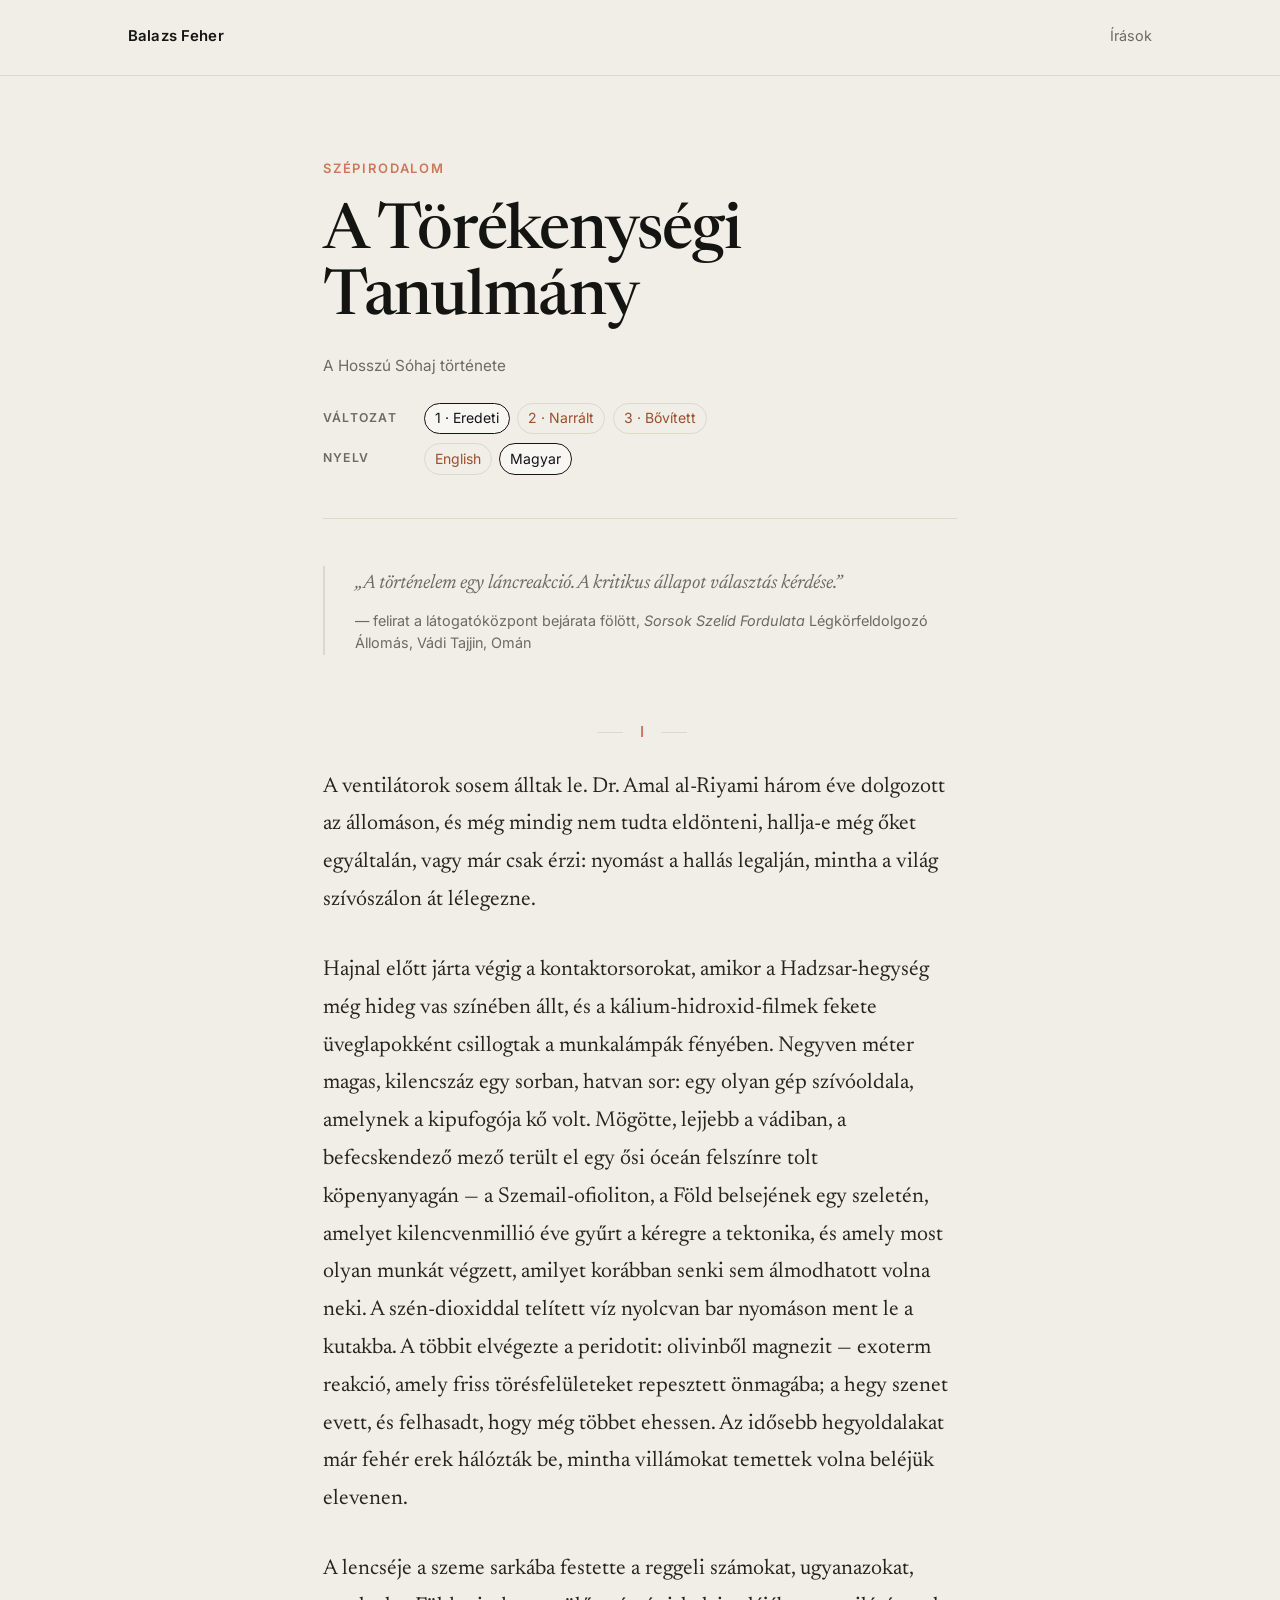
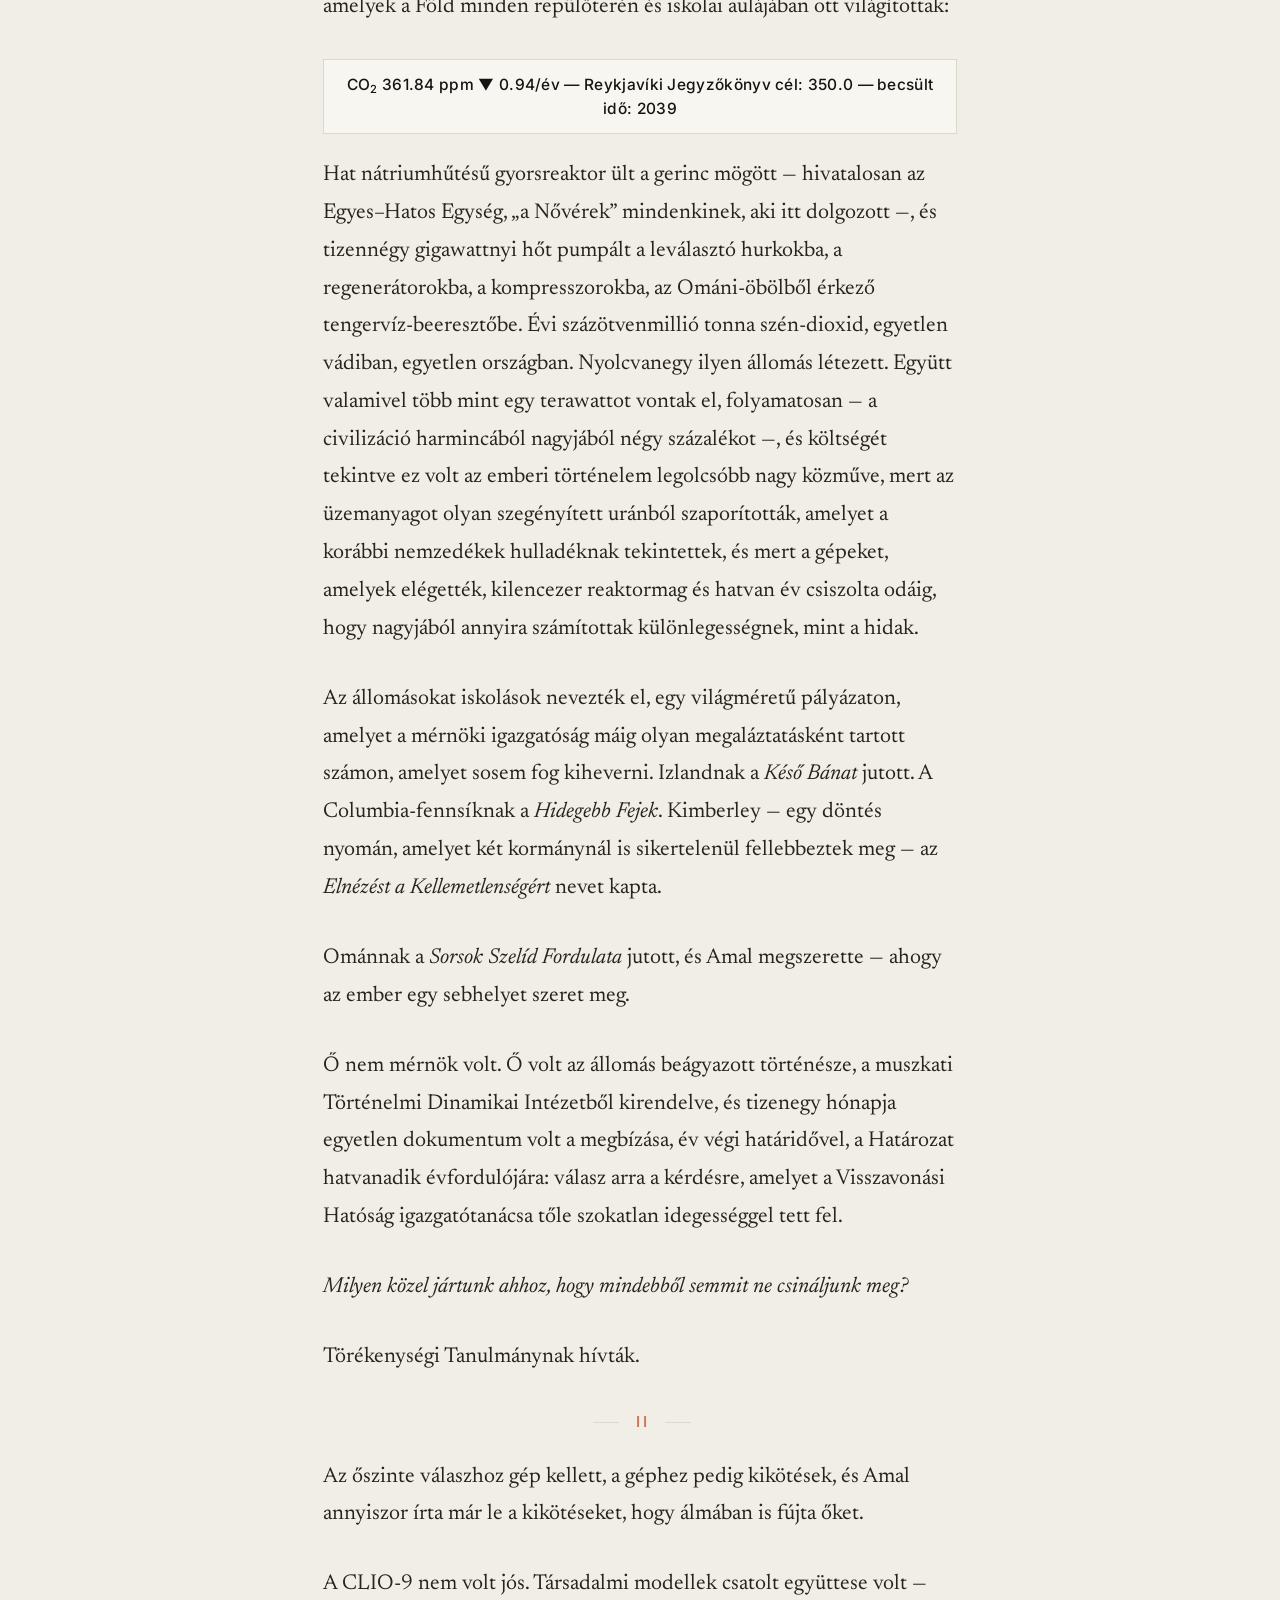
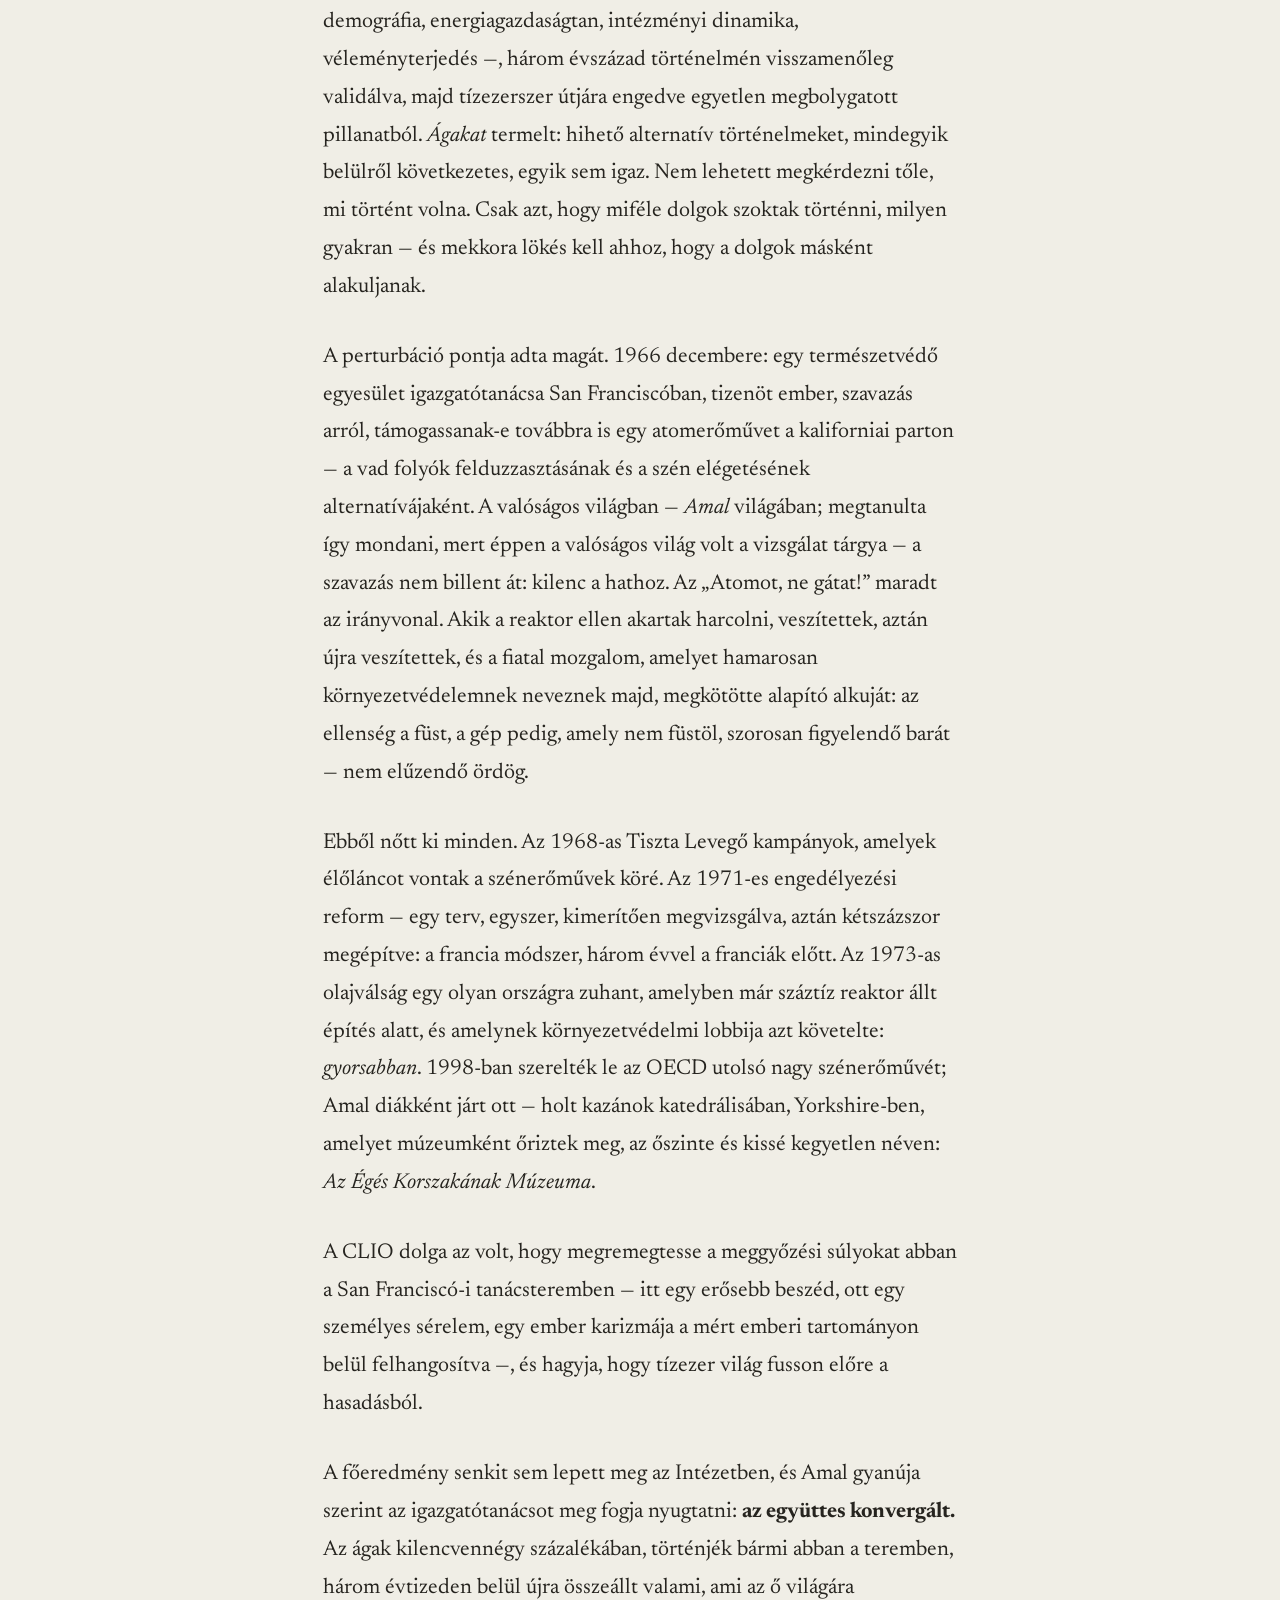
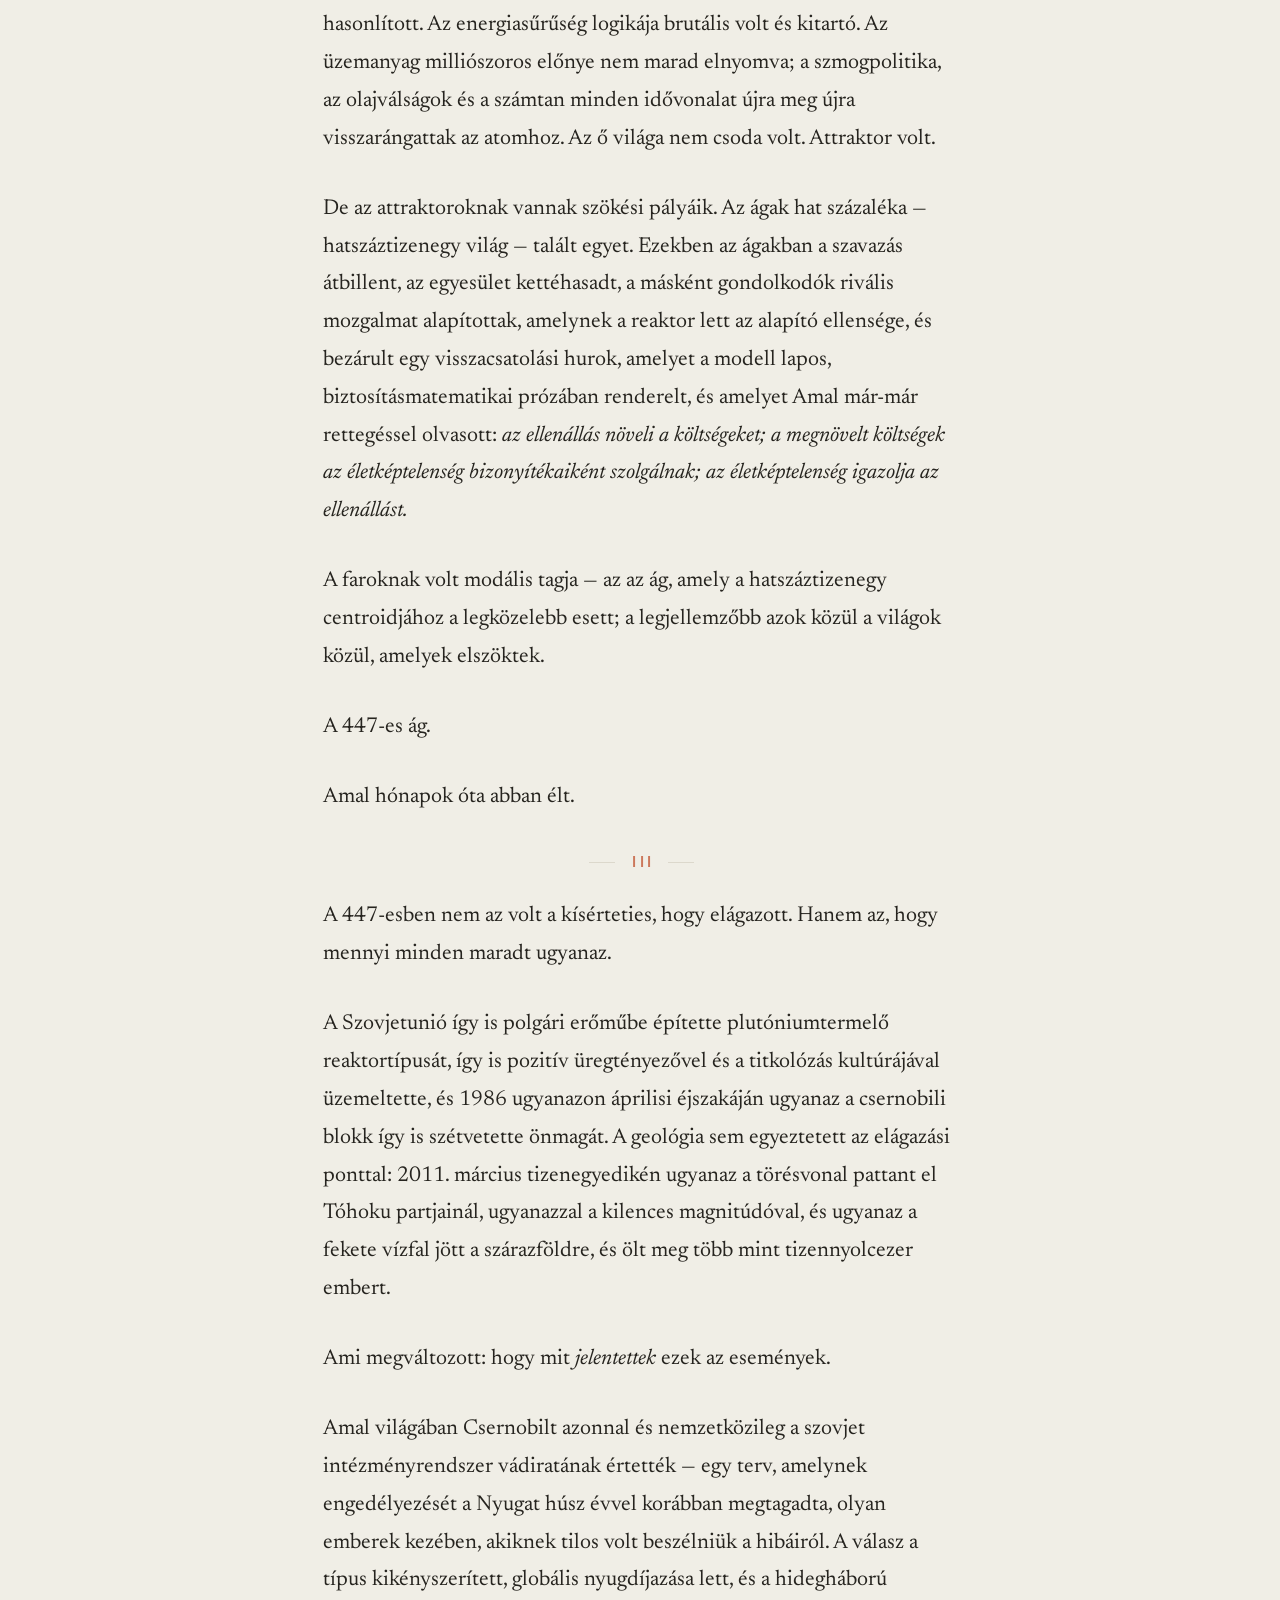
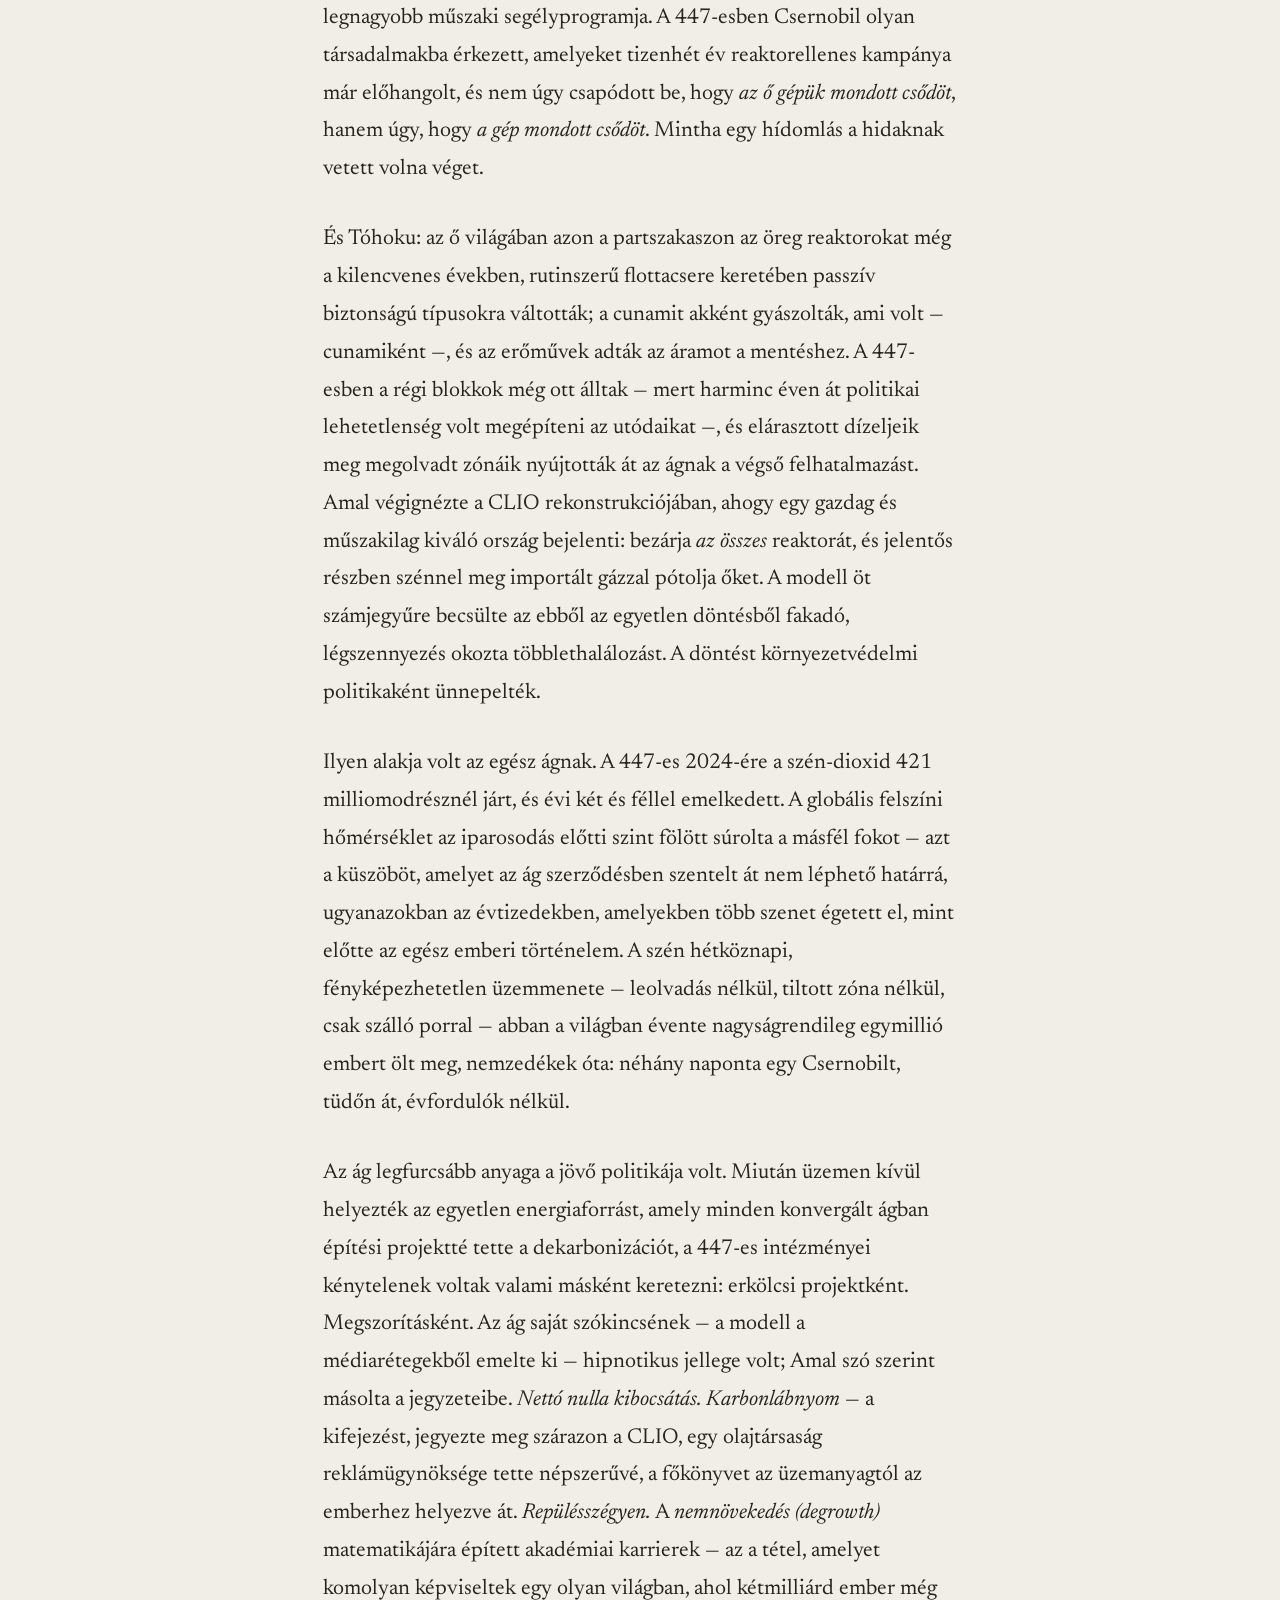
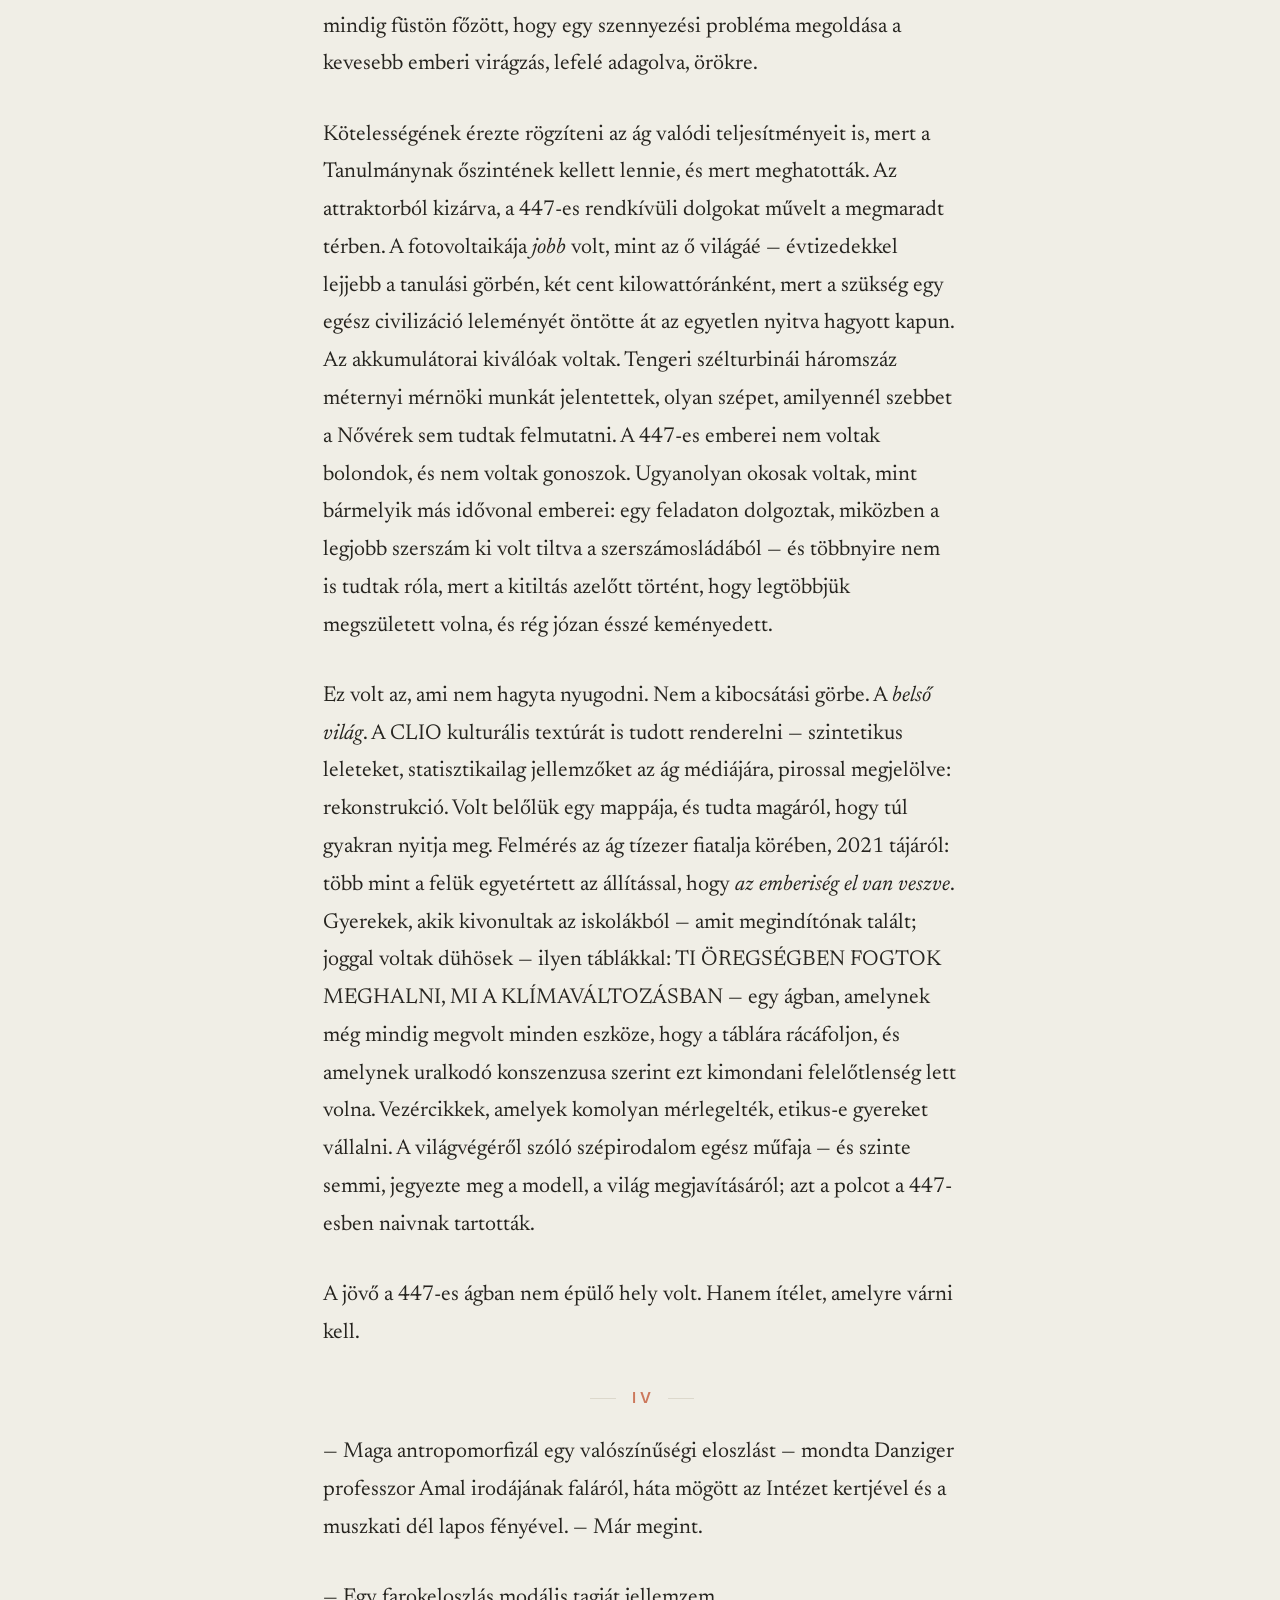
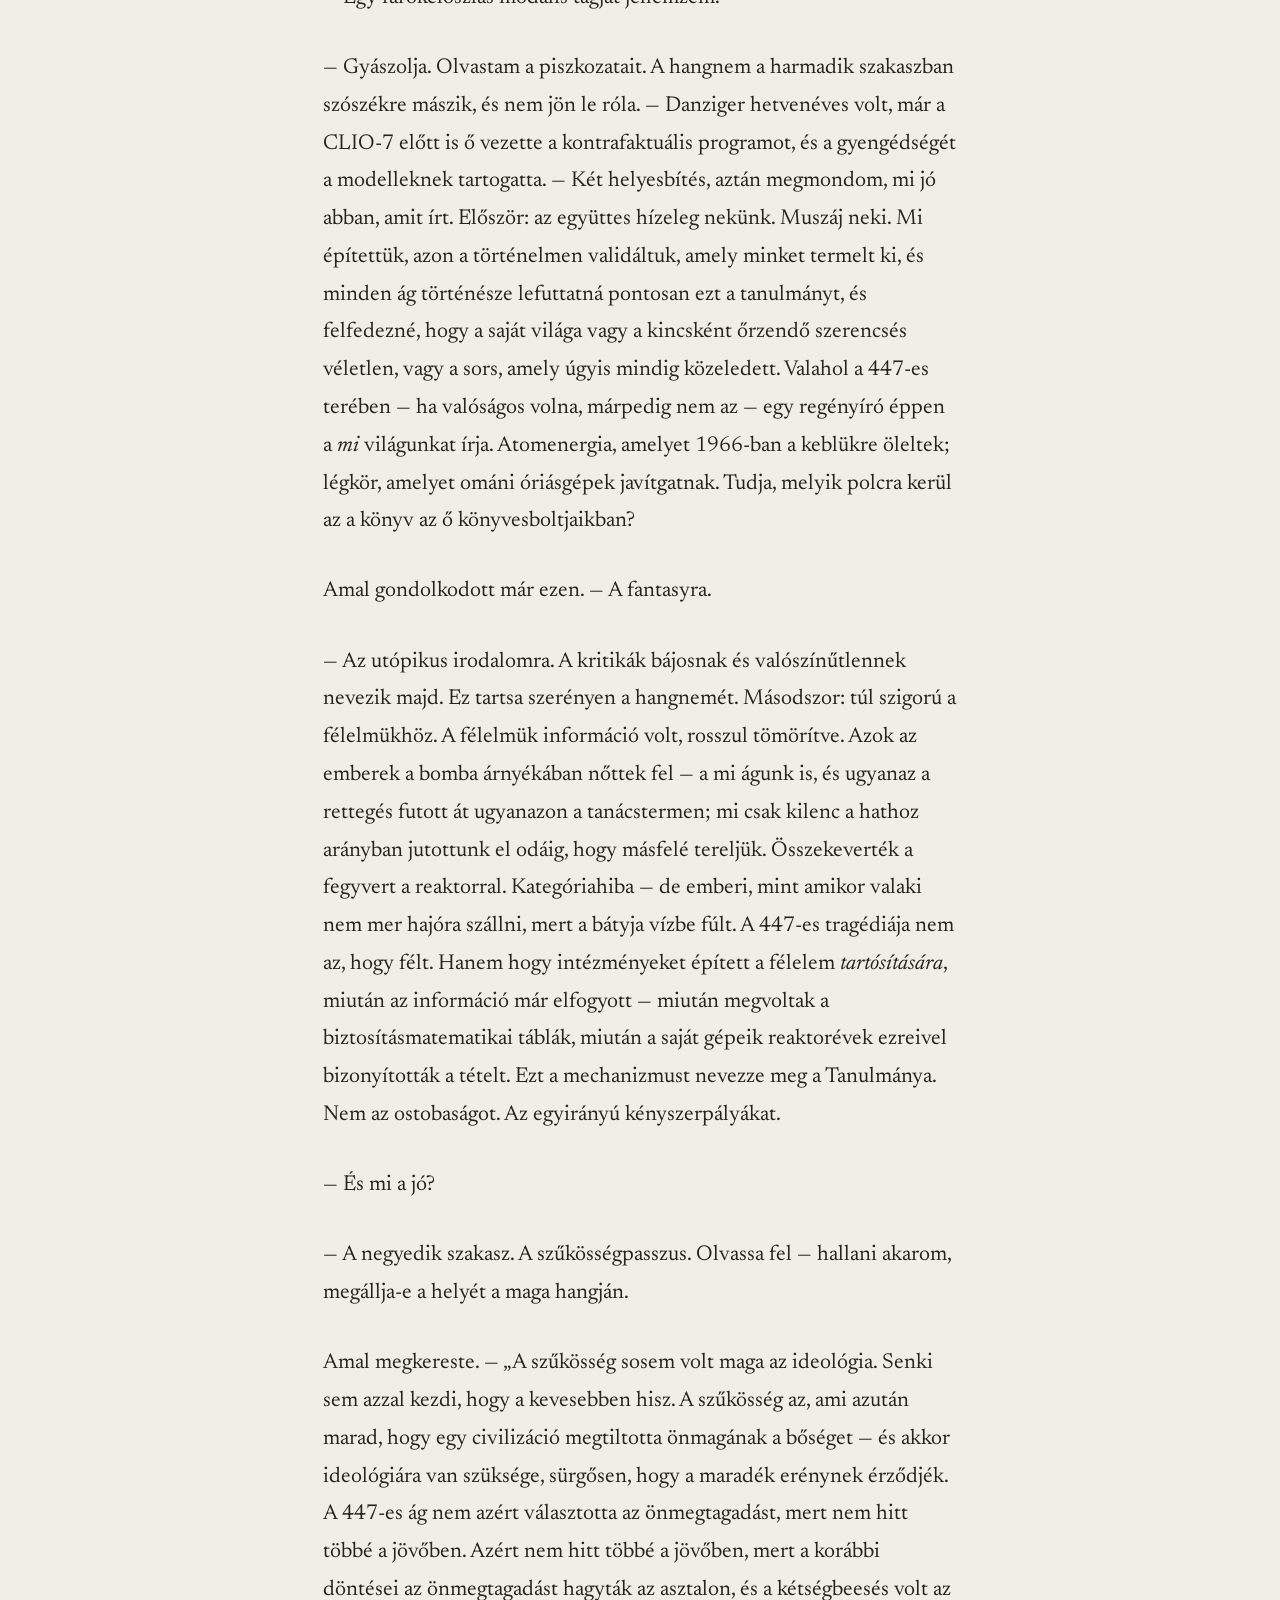
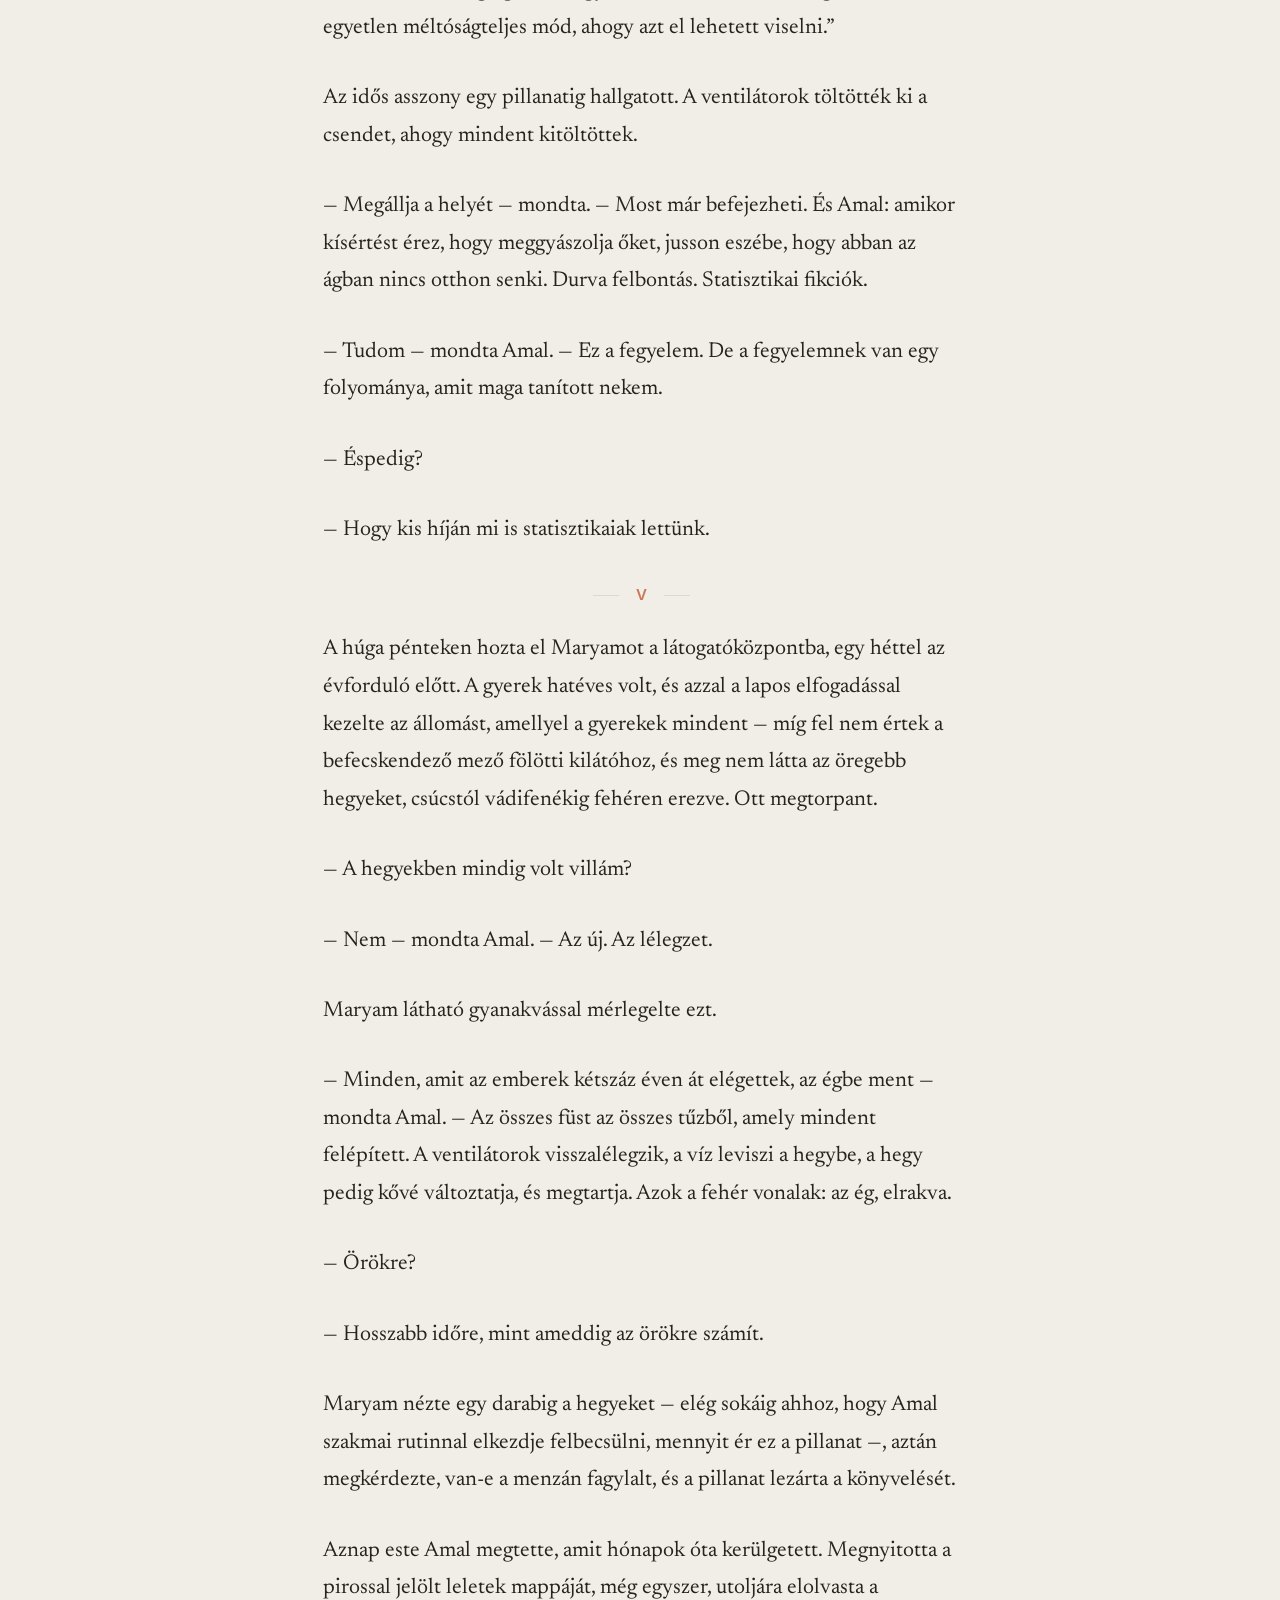
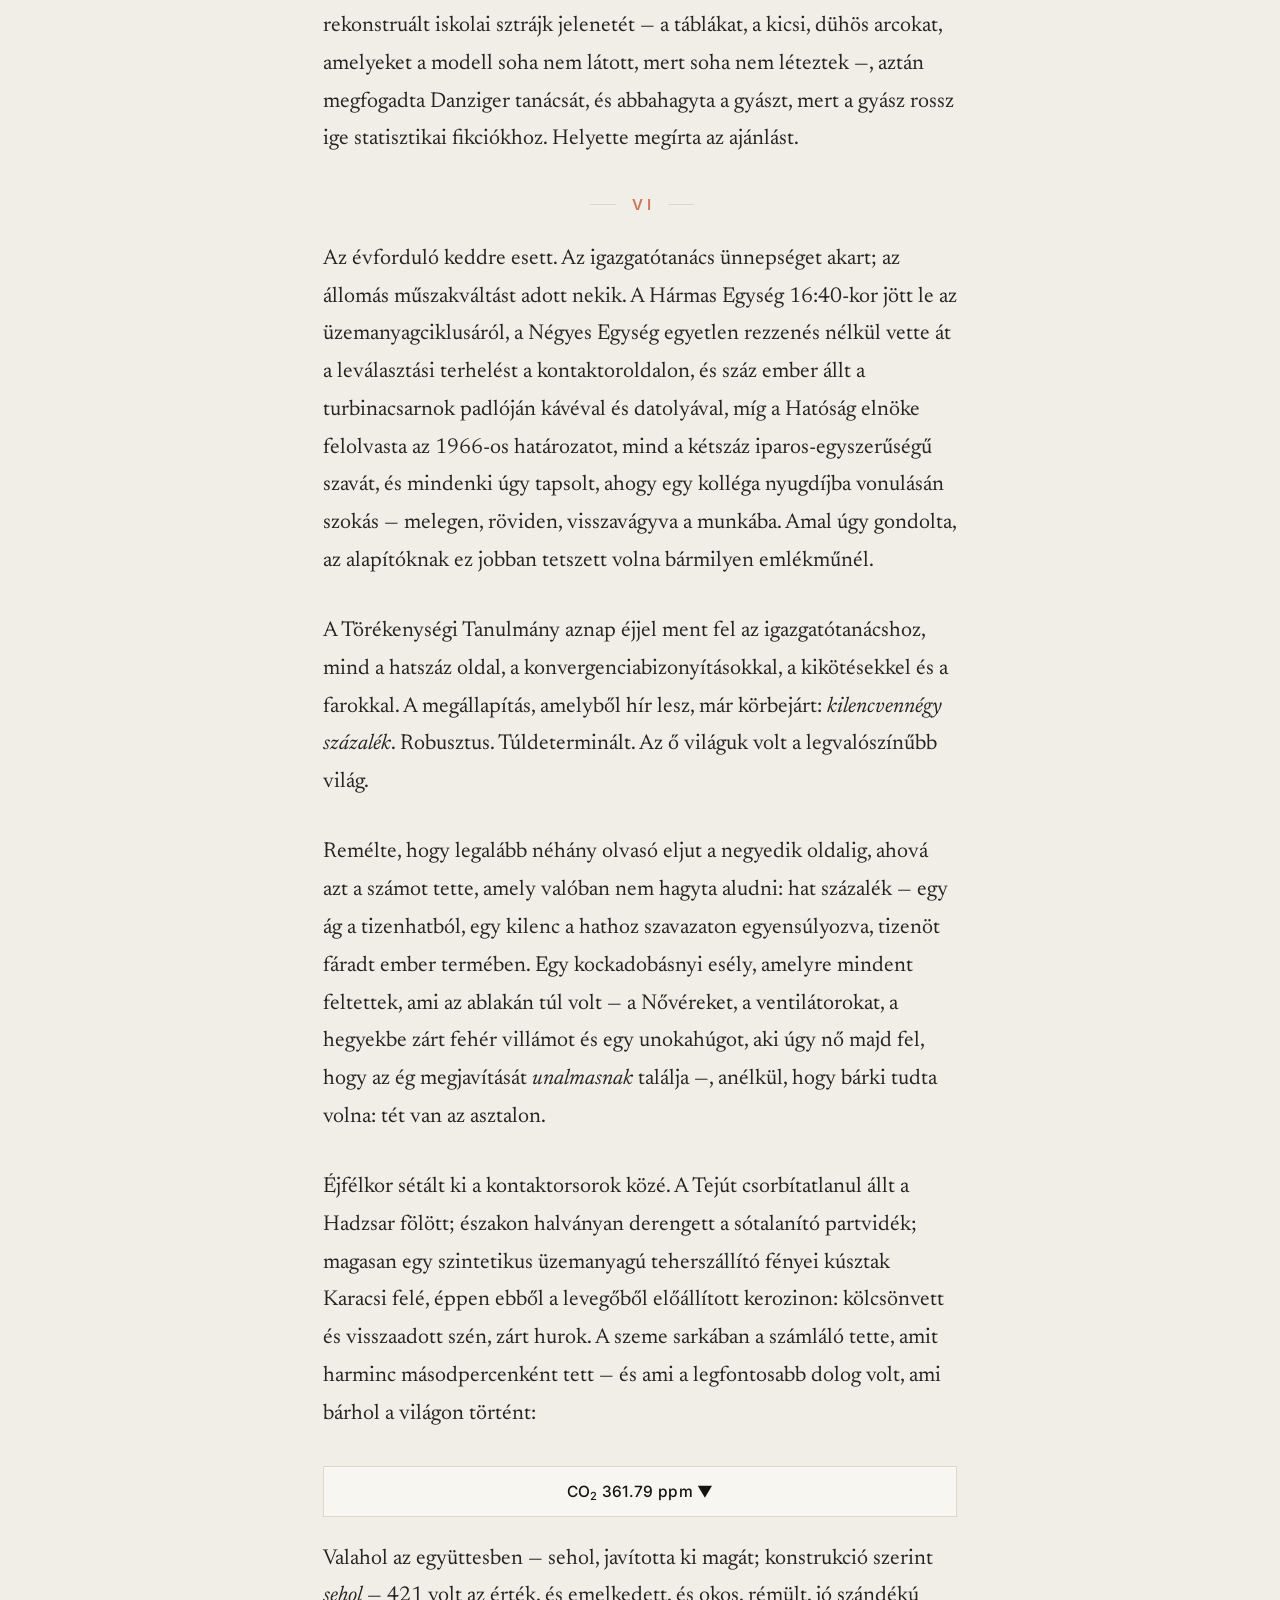
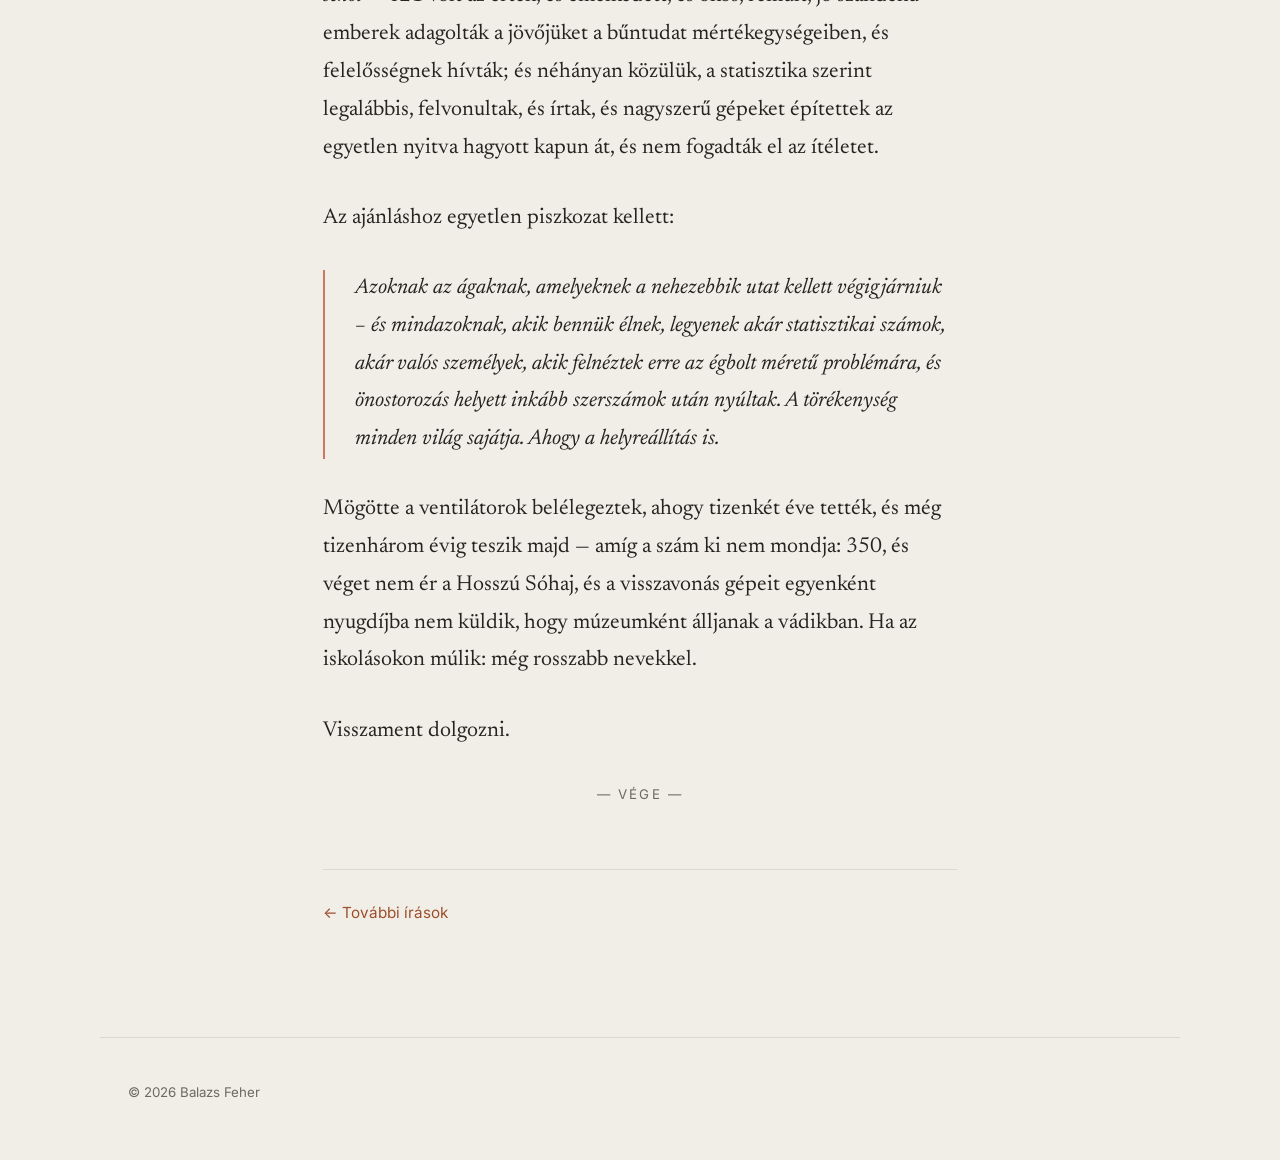
<file: a-torekenyseg-tanulmany-v1.html>
<!DOCTYPE html>
<html lang="hu">
<head>
  <meta charset="UTF-8">
  <meta name="viewport" content="width=device-width, initial-scale=1.0">
  <title>A Törékenységi Tanulmány — Balazs Feher</title>
  <meta name="description" content="Feher Balazs novellája. Egy történész tízezer alternatív történelmet futtat egyetlen 1966-os szavazásból, és megtalálja a világoknak azt a hat százalékát, amelyik elszökött.">
  <link rel="icon" href="data:image/svg+xml,%3Csvg xmlns='http://www.w3.org/2000/svg' viewBox='0 0 32 32'%3E%3Crect width='32' height='32' rx='7' fill='%23cc785c'/%3E%3Ctext x='16' y='22' font-family='Georgia,serif' font-size='18' fill='%23f0eee6' text-anchor='middle'%3EF%3C/text%3E%3C/svg%3E">
  <link rel="alternate" hreflang="en" href="https://feherbalazs.github.io/the-fragility-study-v1.html">
  <link rel="alternate" hreflang="hu" href="https://feherbalazs.github.io/a-torekenyseg-tanulmany-v1.html">
  <link rel="preconnect" href="https://fonts.googleapis.com">
  <link rel="preconnect" href="https://fonts.gstatic.com" crossorigin>
  <link rel="stylesheet" href="https://fonts.googleapis.com/css2?family=Inter:wght@400;500;600&family=Newsreader:ital,opsz,wght@0,6..72,300..600;1,6..72,300..500&display=swap">
  <link rel="stylesheet" href="style.css">
</head>
<body>
  <header class="site-header">
    <div class="site-header__inner">
      <a class="site-header__name" href="index.html">Balazs Feher</a>
      <nav class="site-nav"><a href="index.html">Írások</a></nav>
    </div>
  </header>

  <main class="article">
    <p class="eyebrow">Szépirodalom</p>
    <h1 class="article-title">A Törékenységi Tanulmány</h1>
    <p class="article-meta">A Hosszú Sóhaj története</p>
    <div class="editions">
      <p class="editions__row">
        <span class="editions__label">Változat</span>
        <span class="pill pill--current" aria-current="true">1 · Eredeti</span>
        <a class="pill" href="a-torekenyseg-tanulmany-narralt.html">2 · Narrált</a>
        <a class="pill" href="a-torekenyseg-tanulmany.html">3 · Bővített</a>
      </p>
      <p class="editions__row">
        <span class="editions__label">Nyelv</span>
        <a class="pill" href="the-fragility-study-v1.html" hreflang="en" lang="en">English</a>
        <span class="pill pill--current" aria-current="true">Magyar</span>
      </p>
    </div>
    <hr class="article-rule">
    <div class="article-body">

      <blockquote class="epigraph">
        <p>„A történelem egy láncreakció. A kritikus állapot választás kérdése.”</p>
        <cite>felirat a látogatóközpont bejárata fölött, <em>Sorsok Szelíd Fordulata</em> Légkörfeldolgozó Állomás, Vádi Tajjin, Omán</cite>
      </blockquote>

      <p class="section-number">I</p>

      <p>A ventilátorok sosem álltak le. Dr. Amal al-Riyami három éve dolgozott az állomáson, és még mindig nem tudta eldönteni, hallja-e még őket egyáltalán, vagy már csak érzi: nyomást a hallás legalján, mintha a világ szívószálon át lélegezne.</p>
      <p>Hajnal előtt járta végig a kontaktorsorokat, amikor a Hadzsar-hegység még hideg vas színében állt, és a kálium-hidroxid-filmek fekete üveglapokként csillogtak a munkalámpák fényében. Negyven méter magas, kilencszáz egy sorban, hatvan sor: egy olyan gép szívóoldala, amelynek a kipufogója kő volt. Mögötte, lejjebb a vádiban, a befecskendező mező terült el egy ősi óceán felszínre tolt köpenyanyagán — a Szemail-ofioliton, a Föld belsejének egy szeletén, amelyet kilencvenmillió éve gyűrt a kéregre a tektonika, és amely most olyan munkát végzett, amilyet korábban senki sem álmodhatott volna neki. A szén-dioxiddal telített víz nyolcvan bar nyomáson ment le a kutakba. A többit elvégezte a peridotit: olivinből magnezit — exoterm reakció, amely friss törésfelületeket repesztett önmagába; a hegy szenet evett, és felhasadt, hogy még többet ehessen. Az idősebb hegyoldalakat már fehér erek hálózták be, mintha villámokat temettek volna beléjük elevenen.</p>
      <p>A lencséje a szeme sarkába festette a reggeli számokat, ugyanazokat, amelyek a Föld minden repülőterén és iskolai aulájában ott világítottak:</p>

      <p class="readout">CO<sub>2</sub> 361.84 ppm &#9660; 0.94/év — Reykjavíki Jegyzőkönyv cél: 350.0 — becsült idő: 2039</p>

      <p>Hat nátriumhűtésű gyorsreaktor ült a gerinc mögött — hivatalosan az Egyes–Hatos Egység, „a Nővérek” mindenkinek, aki itt dolgozott —, és tizennégy gigawattnyi hőt pumpált a leválasztó hurkokba, a regenerátorokba, a kompresszorokba, az Ománi-öbölből érkező tengervíz-beeresztőbe. Évi százötvenmillió tonna szén-dioxid, egyetlen vádiban, egyetlen országban. Nyolcvanegy ilyen állomás létezett. Együtt valamivel több mint egy terawattot vontak el, folyamatosan — a civilizáció harmincából nagyjából négy százalékot —, és költségét tekintve ez volt az emberi történelem legolcsóbb nagy közműve, mert az üzemanyagot olyan szegényített uránból szaporították, amelyet a korábbi nemzedékek hulladéknak tekintettek, és mert a gépeket, amelyek elégették, kilencezer reaktormag és hatvan év csiszolta odáig, hogy nagyjából annyira számítottak különlegességnek, mint a hidak.</p>
      <p>Az állomásokat iskolások nevezték el, egy világméretű pályázaton, amelyet a mérnöki igazgatóság máig olyan megaláztatásként tartott számon, amelyet sosem fog kiheverni. Izlandnak a <em>Késő Bánat</em> jutott. A Columbia-fennsíknak a <em>Hidegebb Fejek</em>. Kimberley — egy döntés nyomán, amelyet két kormánynál is sikertelenül fellebbeztek meg — az <em>Elnézést a Kellemetlenségért</em> nevet kapta.</p>
      <p>Ománnak a <em>Sorsok Szelíd Fordulata</em> jutott, és Amal megszerette — ahogy az ember egy sebhelyet szeret meg.</p>
      <p>Ő nem mérnök volt. Ő volt az állomás beágyazott történésze, a muszkati Történelmi Dinamikai Intézetből kirendelve, és tizenegy hónapja egyetlen dokumentum volt a megbízása, év végi határidővel, a Határozat hatvanadik évfordulójára: válasz arra a kérdésre, amelyet a Visszavonási Hatóság igazgatótanácsa tőle szokatlan idegességgel tett fel.</p>
      <p><em>Milyen közel jártunk ahhoz, hogy mindebből semmit ne csináljunk meg?</em></p>
      <p>Törékenységi Tanulmánynak hívták.</p>

      <p class="section-number">II</p>

      <p>Az őszinte válaszhoz gép kellett, a géphez pedig kikötések, és Amal annyiszor írta már le a kikötéseket, hogy álmában is fújta őket.</p>
      <p>A CLIO-9 nem volt jós. Társadalmi modellek csatolt együttese volt — demográfia, energiagazdaságtan, intézményi dinamika, véleményterjedés —, három évszázad történelmén visszamenőleg validálva, majd tízezerszer útjára engedve egyetlen megbolygatott pillanatból. <em>Ágakat</em> termelt: hihető alternatív történelmeket, mindegyik belülről következetes, egyik sem igaz. Nem lehetett megkérdezni tőle, mi történt volna. Csak azt, hogy miféle dolgok szoktak történni, milyen gyakran — és mekkora lökés kell ahhoz, hogy a dolgok másként alakuljanak.</p>
      <p>A perturbáció pontja adta magát. 1966 decembere: egy természetvédő egyesület igazgatótanácsa San Franciscóban, tizenöt ember, szavazás arról, támogassanak-e továbbra is egy atomerőművet a kaliforniai parton — a vad folyók felduzzasztásának és a szén elégetésének alternatívájaként. A valóságos világban — <em>Amal</em> világában; megtanulta így mondani, mert éppen a valóságos világ volt a vizsgálat tárgya — a szavazás nem billent át: kilenc a hathoz. Az „Atomot, ne gátat!” maradt az irányvonal. Akik a reaktor ellen akartak harcolni, veszítettek, aztán újra veszítettek, és a fiatal mozgalom, amelyet hamarosan környezetvédelemnek neveznek majd, megkötötte alapító alkuját: az ellenség a füst, a gép pedig, amely nem füstöl, szorosan figyelendő barát — nem elűzendő ördög.</p>
      <p>Ebből nőtt ki minden. Az 1968-as Tiszta Levegő kampányok, amelyek élőláncot vontak a szénerőművek köré. Az 1971-es engedélyezési reform — egy terv, egyszer, kimerítően megvizsgálva, aztán kétszázszor megépítve: a francia módszer, három évvel a franciák előtt. Az 1973-as olajválság egy olyan országra zuhant, amelyben már száztíz reaktor állt építés alatt, és amelynek környezetvédelmi lobbija azt követelte: <em>gyorsabban</em>. 1998-ban szerelték le az OECD utolsó nagy szénerőművét; Amal diákként járt ott — holt kazánok katedrálisában, Yorkshire-ben, amelyet múzeumként őriztek meg, az őszinte és kissé kegyetlen néven: <em>Az Égés Korszakának Múzeuma</em>.</p>
      <p>A CLIO dolga az volt, hogy megremegtesse a meggyőzési súlyokat abban a San Franciscó-i tanácsteremben — itt egy erősebb beszéd, ott egy személyes sérelem, egy ember karizmája a mért emberi tartományon belül felhangosítva —, és hagyja, hogy tízezer világ fusson előre a hasadásból.</p>
      <p>A főeredmény senkit sem lepett meg az Intézetben, és Amal gyanúja szerint az igazgatótanácsot meg fogja nyugtatni: <strong>az együttes konvergált.</strong> Az ágak kilencvennégy százalékában, történjék bármi abban a teremben, három évtizeden belül újra összeállt valami, ami az ő világára hasonlított. Az energiasűrűség logikája brutális volt és kitartó. Az üzemanyag milliószoros előnye nem marad elnyomva; a szmogpolitika, az olajválságok és a számtan minden idővonalat újra meg újra visszarángattak az atomhoz. Az ő világa nem csoda volt. Attraktor volt.</p>
      <p>De az attraktoroknak vannak szökési pályáik. Az ágak hat százaléka — hatszáztizenegy világ — talált egyet. Ezekben az ágakban a szavazás átbillent, az egyesület kettéhasadt, a másként gondolkodók rivális mozgalmat alapítottak, amelynek a reaktor lett az alapító ellensége, és bezárult egy visszacsatolási hurok, amelyet a modell lapos, biztosításmatematikai prózában renderelt, és amelyet Amal már-már rettegéssel olvasott: <em>az ellenállás növeli a költségeket; a megnövelt költségek az életképtelenség bizonyítékaiként szolgálnak; az életképtelenség igazolja az ellenállást.</em></p>
      <p>A faroknak volt modális tagja — az az ág, amely a hatszáztizenegy centroidjához a legközelebb esett; a legjellemzőbb azok közül a világok közül, amelyek elszöktek.</p>
      <p>A 447-es ág.</p>
      <p>Amal hónapok óta abban élt.</p>

      <p class="section-number">III</p>

      <p>A 447-esben nem az volt a kísérteties, hogy elágazott. Hanem az, hogy mennyi minden maradt ugyanaz.</p>
      <p>A Szovjetunió így is polgári erőműbe építette plutóniumtermelő reaktortípusát, így is pozitív üregtényezővel és a titkolózás kultúrájával üzemeltette, és 1986 ugyanazon áprilisi éjszakáján ugyanaz a csernobili blokk így is szétvetette önmagát. A geológia sem egyeztetett az elágazási ponttal: 2011. március tizenegyedikén ugyanaz a törésvonal pattant el Tóhoku partjainál, ugyanazzal a kilences magnitúdóval, és ugyanaz a fekete vízfal jött a szárazföldre, és ölt meg több mint tizennyolcezer embert.</p>
      <p>Ami megváltozott: hogy mit <em>jelentettek</em> ezek az események.</p>
      <p>Amal világában Csernobilt azonnal és nemzetközileg a szovjet intézményrendszer vádiratának értették — egy terv, amelynek engedélyezését a Nyugat húsz évvel korábban megtagadta, olyan emberek kezében, akiknek tilos volt beszélniük a hibáiról. A válasz a típus kikényszerített, globális nyugdíjazása lett, és a hidegháború legnagyobb műszaki segélyprogramja. A 447-esben Csernobil olyan társadalmakba érkezett, amelyeket tizenhét év reaktorellenes kampánya már előhangolt, és nem úgy csapódott be, hogy <em>az ő gépük mondott csődöt</em>, hanem úgy, hogy <em>a gép mondott csődöt</em>. Mintha egy hídomlás a hidaknak vetett volna véget.</p>
      <p>És Tóhoku: az ő világában azon a partszakaszon az öreg reaktorokat még a kilencvenes években, rutinszerű flottacsere keretében passzív biztonságú típusokra váltották; a cunamit akként gyászolták, ami volt — cunamiként —, és az erőművek adták az áramot a mentéshez. A 447-esben a régi blokkok még ott álltak — mert harminc éven át politikai lehetetlenség volt megépíteni az utódaikat —, és elárasztott dízeljeik meg megolvadt zónáik nyújtották át az ágnak a végső felhatalmazást. Amal végignézte a CLIO rekonstrukciójában, ahogy egy gazdag és műszakilag kiváló ország bejelenti: bezárja <em>az összes</em> reaktorát, és jelentős részben szénnel meg importált gázzal pótolja őket. A modell öt számjegyűre becsülte az ebből az egyetlen döntésből fakadó, légszennyezés okozta többlethalálozást. A döntést környezetvédelmi politikaként ünnepelték.</p>
      <p>Ilyen alakja volt az egész ágnak. A 447-es 2024-ére a szén-dioxid 421 milliomodrésznél járt, és évi két és féllel emelkedett. A globális felszíni hőmérséklet az iparosodás előtti szint fölött súrolta a másfél fokot — azt a küszöböt, amelyet az ág szerződésben szentelt át nem léphető határrá, ugyanazokban az évtizedekben, amelyekben több szenet égetett el, mint előtte az egész emberi történelem. A szén hétköznapi, fényképezhetetlen üzemmenete — leolvadás nélkül, tiltott zóna nélkül, csak szálló porral — abban a világban évente nagyságrendileg egymillió embert ölt meg, nemzedékek óta: néhány naponta egy Csernobilt, tüdőn át, évfordulók nélkül.</p>
      <p>Az ág legfurcsább anyaga a jövő politikája volt. Miután üzemen kívül helyezték az egyetlen energiaforrást, amely minden konvergált ágban építési projektté tette a dekarbonizációt, a 447-es intézményei kénytelenek voltak valami másként keretezni: erkölcsi projektként. Megszorításként. Az ág saját szókincsének — a modell a médiarétegekből emelte ki — hipnotikus jellege volt; Amal szó szerint másolta a jegyzeteibe. <em>Nettó nulla kibocsátás. Karbonlábnyom</em> — a kifejezést, jegyezte meg szárazon a CLIO, egy olajtársaság reklámügynöksége tette népszerűvé, a főkönyvet az üzemanyagtól az emberhez helyezve át. <em>Repülésszégyen.</em> A <em>nemnövekedés (degrowth)</em> matematikájára épített akadémiai karrierek — az a tétel, amelyet komolyan képviseltek egy olyan világban, ahol kétmilliárd ember még mindig füstön főzött, hogy egy szennyezési probléma megoldása a kevesebb emberi virágzás, lefelé adagolva, örökre.</p>
      <p>Kötelességének érezte rögzíteni az ág valódi teljesítményeit is, mert a Tanulmánynak őszintének kellett lennie, és mert meghatották. Az attraktorból kizárva, a 447-es rendkívüli dolgokat művelt a megmaradt térben. A fotovoltaikája <em>jobb</em> volt, mint az ő világáé — évtizedekkel lejjebb a tanulási görbén, két cent kilowattóránként, mert a szükség egy egész civilizáció leleményét öntötte át az egyetlen nyitva hagyott kapun. Az akkumulátorai kiválóak voltak. Tengeri szélturbinái háromszáz méternyi mérnöki munkát jelentettek, olyan szépet, amilyennél szebbet a Nővérek sem tudtak felmutatni. A 447-es emberei nem voltak bolondok, és nem voltak gonoszok. Ugyanolyan okosak voltak, mint bármelyik más idővonal emberei: egy feladaton dolgoztak, miközben a legjobb szerszám ki volt tiltva a szerszámosládából — és többnyire nem is tudtak róla, mert a kitiltás azelőtt történt, hogy legtöbbjük megszületett volna, és rég józan ésszé keményedett.</p>
      <p>Ez volt az, ami nem hagyta nyugodni. Nem a kibocsátási görbe. A <em>belső világ</em>. A CLIO kulturális textúrát is tudott renderelni — szintetikus leleteket, statisztikailag jellemzőket az ág médiájára, pirossal megjelölve: rekonstrukció. Volt belőlük egy mappája, és tudta magáról, hogy túl gyakran nyitja meg. Felmérés az ág tízezer fiatalja körében, 2021 tájáról: több mint a felük egyetértett az állítással, hogy <em>az emberiség el van veszve</em>. Gyerekek, akik kivonultak az iskolákból — amit megindítónak talált; joggal voltak dühösek — ilyen táblákkal: TI ÖREGSÉGBEN FOGTOK MEGHALNI, MI A KLÍMAVÁLTOZÁSBAN — egy ágban, amelynek még mindig megvolt minden eszköze, hogy a táblára rácáfoljon, és amelynek uralkodó konszenzusa szerint ezt kimondani felelőtlenség lett volna. Vezércikkek, amelyek komolyan mérlegelték, etikus-e gyereket vállalni. A világvégéről szóló szépirodalom egész műfaja — és szinte semmi, jegyezte meg a modell, a világ megjavításáról; azt a polcot a 447-esben naivnak tartották.</p>
      <p>A jövő a 447-es ágban nem épülő hely volt. Hanem ítélet, amelyre várni kell.</p>

      <p class="section-number">IV</p>

      <p>— Maga antropomorfizál egy valószínűségi eloszlást — mondta Danziger professzor Amal irodájának faláról, háta mögött az Intézet kertjével és a muszkati dél lapos fényével. — Már megint.</p>
      <p>— Egy farokeloszlás modális tagját jellemzem.</p>
      <p>— Gyászolja. Olvastam a piszkozatait. A hangnem a harmadik szakaszban szószékre mászik, és nem jön le róla. — Danziger hetvenéves volt, már a CLIO-7 előtt is ő vezette a kontrafaktuális programot, és a gyengédségét a modelleknek tartogatta. — Két helyesbítés, aztán megmondom, mi jó abban, amit írt. Először: az együttes hízeleg nekünk. Muszáj neki. Mi építettük, azon a történelmen validáltuk, amely minket termelt ki, és minden ág történésze lefuttatná pontosan ezt a tanulmányt, és felfedezné, hogy a saját világa vagy a kincsként őrzendő szerencsés véletlen, vagy a sors, amely úgyis mindig közeledett. Valahol a 447-es terében — ha valóságos volna, márpedig nem az — egy regényíró éppen a <em>mi</em> világunkat írja. Atomenergia, amelyet 1966-ban a keblükre öleltek; légkör, amelyet ománi óriásgépek javítgatnak. Tudja, melyik polcra kerül az a könyv az ő könyvesboltjaikban?</p>
      <p>Amal gondolkodott már ezen. — A fantasyra.</p>
      <p>— Az utópikus irodalomra. A kritikák bájosnak és valószínűtlennek nevezik majd. Ez tartsa szerényen a hangnemét. Másodszor: túl szigorú a félelmükhöz. A félelmük információ volt, rosszul tömörítve. Azok az emberek a bomba árnyékában nőttek fel — a mi águnk is, és ugyanaz a rettegés futott át ugyanazon a tanácstermen; mi csak kilenc a hathoz arányban jutottunk el odáig, hogy másfelé tereljük. Összekeverték a fegyvert a reaktorral. Kategóriahiba — de emberi, mint amikor valaki nem mer hajóra szállni, mert a bátyja vízbe fúlt. A 447-es tragédiája nem az, hogy félt. Hanem hogy intézményeket épített a félelem <em>tartósítására</em>, miután az információ már elfogyott — miután megvoltak a biztosításmatematikai táblák, miután a saját gépeik reaktorévek ezreivel bizonyították a tételt. Ezt a mechanizmust nevezze meg a Tanulmánya. Nem az ostobaságot. Az egyirányú kényszerpályákat.</p>
      <p>— És mi a jó?</p>
      <p>— A negyedik szakasz. A szűkösségpasszus. Olvassa fel — hallani akarom, megállja-e a helyét a maga hangján.</p>
      <p>Amal megkereste. — „A szűkösség sosem volt maga az ideológia. Senki sem azzal kezdi, hogy a kevesebben hisz. A szűkösség az, ami azután marad, hogy egy civilizáció megtiltotta önmagának a bőséget — és akkor ideológiára van szüksége, sürgősen, hogy a maradék erénynek érződjék. A 447-es ág nem azért választotta az önmegtagadást, mert nem hitt többé a jövőben. Azért nem hitt többé a jövőben, mert a korábbi döntései az önmegtagadást hagyták az asztalon, és a kétségbeesés volt az egyetlen méltóságteljes mód, ahogy azt el lehetett viselni.”</p>
      <p>Az idős asszony egy pillanatig hallgatott. A ventilátorok töltötték ki a csendet, ahogy mindent kitöltöttek.</p>
      <p>— Megállja a helyét — mondta. — Most már befejezheti. És Amal: amikor kísértést érez, hogy meggyászolja őket, jusson eszébe, hogy abban az ágban nincs otthon senki. Durva felbontás. Statisztikai fikciók.</p>
      <p>— Tudom — mondta Amal. — Ez a fegyelem. De a fegyelemnek van egy folyománya, amit maga tanított nekem.</p>
      <p>— Éspedig?</p>
      <p>— Hogy kis híján mi is statisztikaiak lettünk.</p>

      <p class="section-number">V</p>

      <p>A húga pénteken hozta el Maryamot a látogatóközpontba, egy héttel az évforduló előtt. A gyerek hatéves volt, és azzal a lapos elfogadással kezelte az állomást, amellyel a gyerekek mindent — míg fel nem értek a befecskendező mező fölötti kilátóhoz, és meg nem látta az öregebb hegyeket, csúcstól vádifenékig fehéren erezve. Ott megtorpant.</p>
      <p>— A hegyekben mindig volt villám?</p>
      <p>— Nem — mondta Amal. — Az új. Az lélegzet.</p>
      <p>Maryam látható gyanakvással mérlegelte ezt.</p>
      <p>— Minden, amit az emberek kétszáz éven át elégettek, az égbe ment — mondta Amal. — Az összes füst az összes tűzből, amely mindent felépített. A ventilátorok visszalélegzik, a víz leviszi a hegybe, a hegy pedig kővé változtatja, és megtartja. Azok a fehér vonalak: az ég, elrakva.</p>
      <p>— Örökre?</p>
      <p>— Hosszabb időre, mint ameddig az örökre számít.</p>
      <p>Maryam nézte egy darabig a hegyeket — elég sokáig ahhoz, hogy Amal szakmai rutinnal elkezdje felbecsülni, mennyit ér ez a pillanat —, aztán megkérdezte, van-e a menzán fagylalt, és a pillanat lezárta a könyvelését.</p>
      <p>Aznap este Amal megtette, amit hónapok óta kerülgetett. Megnyitotta a pirossal jelölt leletek mappáját, még egyszer, utoljára elolvasta a rekonstruált iskolai sztrájk jelenetét — a táblákat, a kicsi, dühös arcokat, amelyeket a modell soha nem látott, mert soha nem léteztek —, aztán megfogadta Danziger tanácsát, és abbahagyta a gyászt, mert a gyász rossz ige statisztikai fikciókhoz. Helyette megírta az ajánlást.</p>

      <p class="section-number">VI</p>

      <p>Az évforduló keddre esett. Az igazgatótanács ünnepséget akart; az állomás műszakváltást adott nekik. A Hármas Egység 16:40-kor jött le az üzemanyagciklusáról, a Négyes Egység egyetlen rezzenés nélkül vette át a leválasztási terhelést a kontaktoroldalon, és száz ember állt a turbinacsarnok padlóján kávéval és datolyával, míg a Hatóság elnöke felolvasta az 1966-os határozatot, mind a kétszáz iparos-egyszerűségű szavát, és mindenki úgy tapsolt, ahogy egy kolléga nyugdíjba vonulásán szokás — melegen, röviden, visszavágyva a munkába. Amal úgy gondolta, az alapítóknak ez jobban tetszett volna bármilyen emlékműnél.</p>
      <p>A Törékenységi Tanulmány aznap éjjel ment fel az igazgatótanácshoz, mind a hatszáz oldal, a konvergenciabizonyításokkal, a kikötésekkel és a farokkal. A megállapítás, amelyből hír lesz, már körbejárt: <em>kilencvennégy százalék</em>. Robusztus. Túldeterminált. Az ő világuk volt a legvalószínűbb világ.</p>
      <p>Remélte, hogy legalább néhány olvasó eljut a negyedik oldalig, ahová azt a számot tette, amely valóban nem hagyta aludni: hat százalék — egy ág a tizenhatból, egy kilenc a hathoz szavazaton egyensúlyozva, tizenöt fáradt ember termében. Egy kockadobásnyi esély, amelyre mindent feltettek, ami az ablakán túl volt — a Nővéreket, a ventilátorokat, a hegyekbe zárt fehér villámot és egy unokahúgot, aki úgy nő majd fel, hogy az ég megjavítását <em>unalmasnak</em> találja —, anélkül, hogy bárki tudta volna: tét van az asztalon.</p>
      <p>Éjfélkor sétált ki a kontaktorsorok közé. A Tejút csorbítatlanul állt a Hadzsar fölött; északon halványan derengett a sótalanító partvidék; magasan egy szintetikus üzemanyagú teherszállító fényei kúsztak Karacsi felé, éppen ebből a levegőből előállított kerozinon: kölcsönvett és visszaadott szén, zárt hurok. A szeme sarkában a számláló tette, amit harminc másodpercenként tett — és ami a legfontosabb dolog volt, ami bárhol a világon történt:</p>

      <p class="readout">CO<sub>2</sub> 361.79 ppm &#9660;</p>

      <p>Valahol az együttesben — sehol, javította ki magát; konstrukció szerint <em>sehol</em> — 421 volt az érték, és emelkedett, és okos, rémült, jó szándékú emberek adagolták a jövőjüket a bűntudat mértékegységeiben, és felelősségnek hívták; és néhányan közülük, a statisztika szerint legalábbis, felvonultak, és írtak, és nagyszerű gépeket építettek az egyetlen nyitva hagyott kapun át, és nem fogadták el az ítéletet.</p>
      <p>Az ajánláshoz egyetlen piszkozat kellett:</p>

      <p class="dedication">Azoknak az ágaknak, amelyeknek a nehezebbik utat kellett végigjárniuk – és mindazoknak, akik bennük élnek, legyenek akár statisztikai számok, akár valós személyek, akik felnéztek erre az égbolt méretű problémára, és önostorozás helyett inkább szerszámok után nyúltak. A törékenység minden világ sajátja. Ahogy a helyreállítás is.</p>

      <p>Mögötte a ventilátorok belélegeztek, ahogy tizenkét éve tették, és még tizenhárom évig teszik majd — amíg a szám ki nem mondja: 350, és véget nem ér a Hosszú Sóhaj, és a visszavonás gépeit egyenként nyugdíjba nem küldik, hogy múzeumként álljanak a vádikban. Ha az iskolásokon múlik: még rosszabb nevekkel.</p>
      <p>Visszament dolgozni.</p>

      <p class="story-end">&mdash; vége &mdash;</p>

    </div>
    <footer class="article-foot">
      <a class="back-link" href="index.html">&larr; További írások</a>
    </footer>
  </main>

  <footer class="site-footer">
    <p>&copy; 2026 Balazs Feher</p>
  </footer>
</body>
</html>
</file>
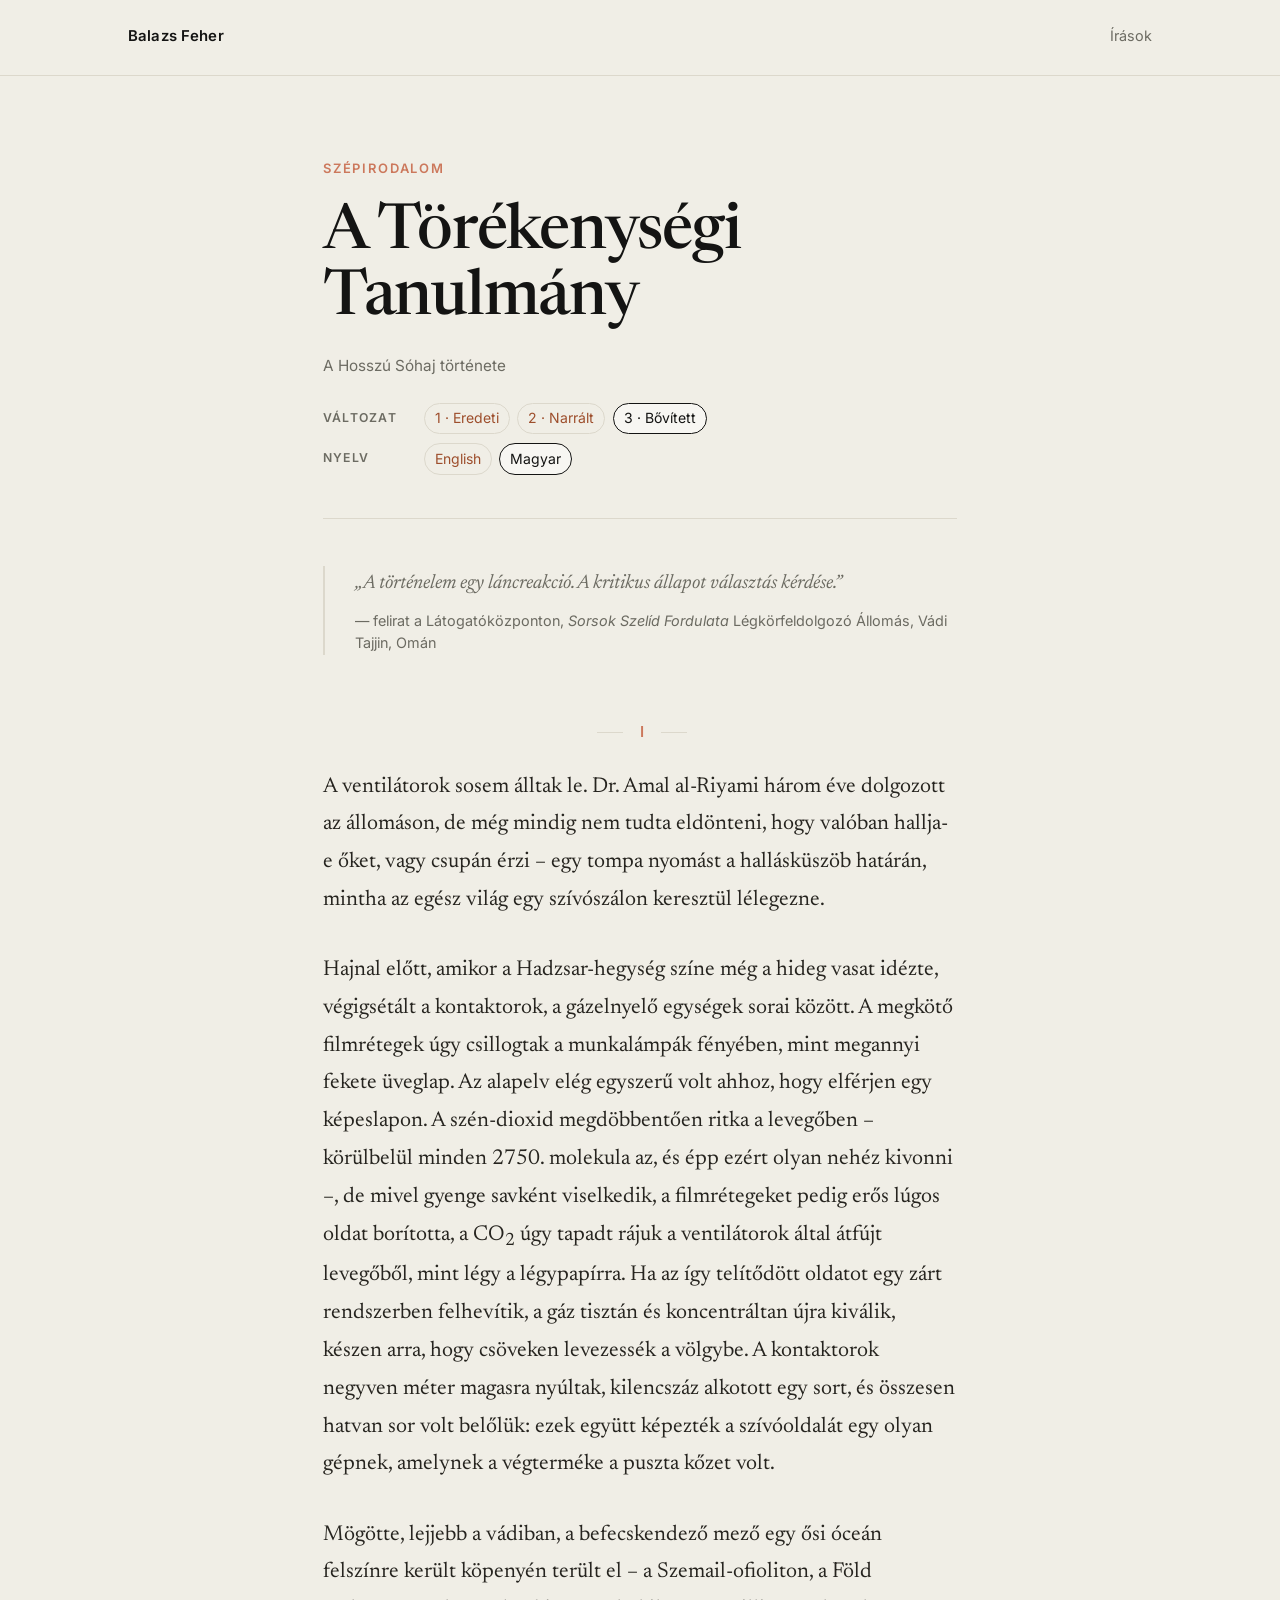
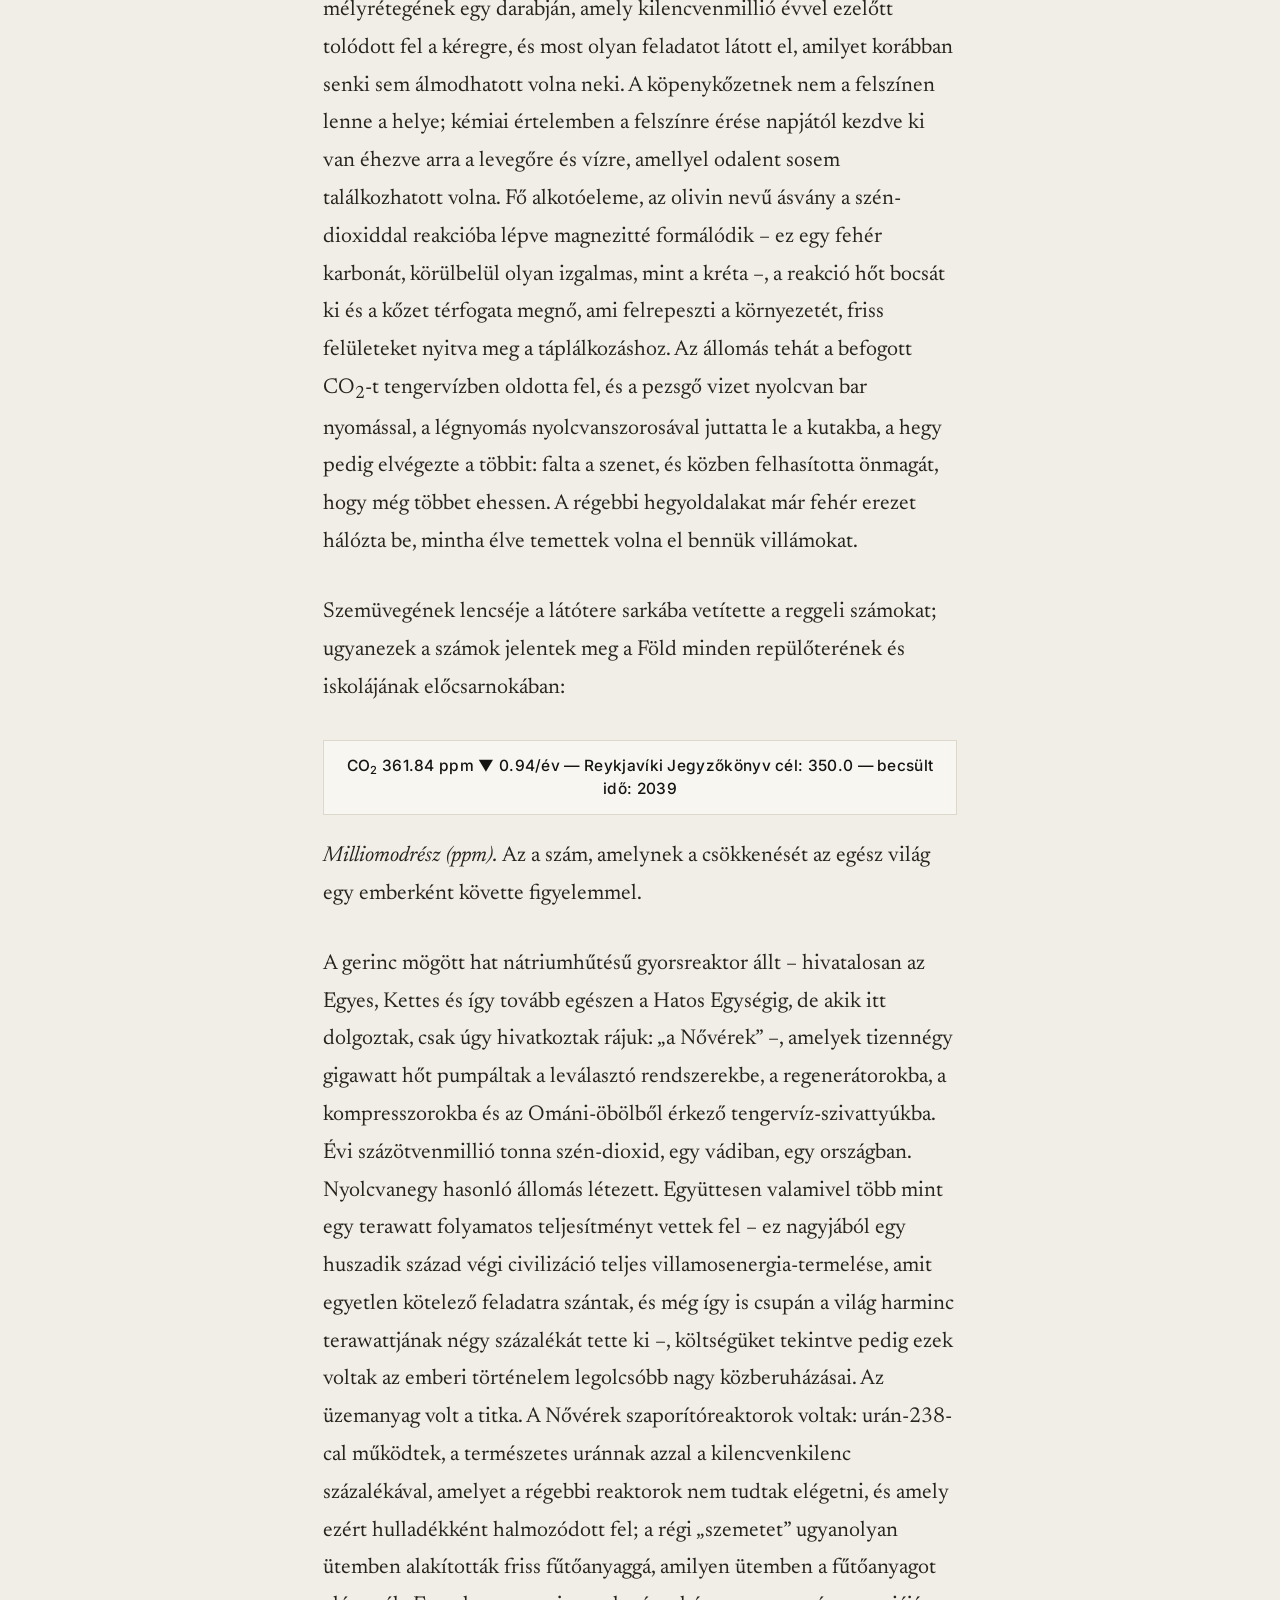
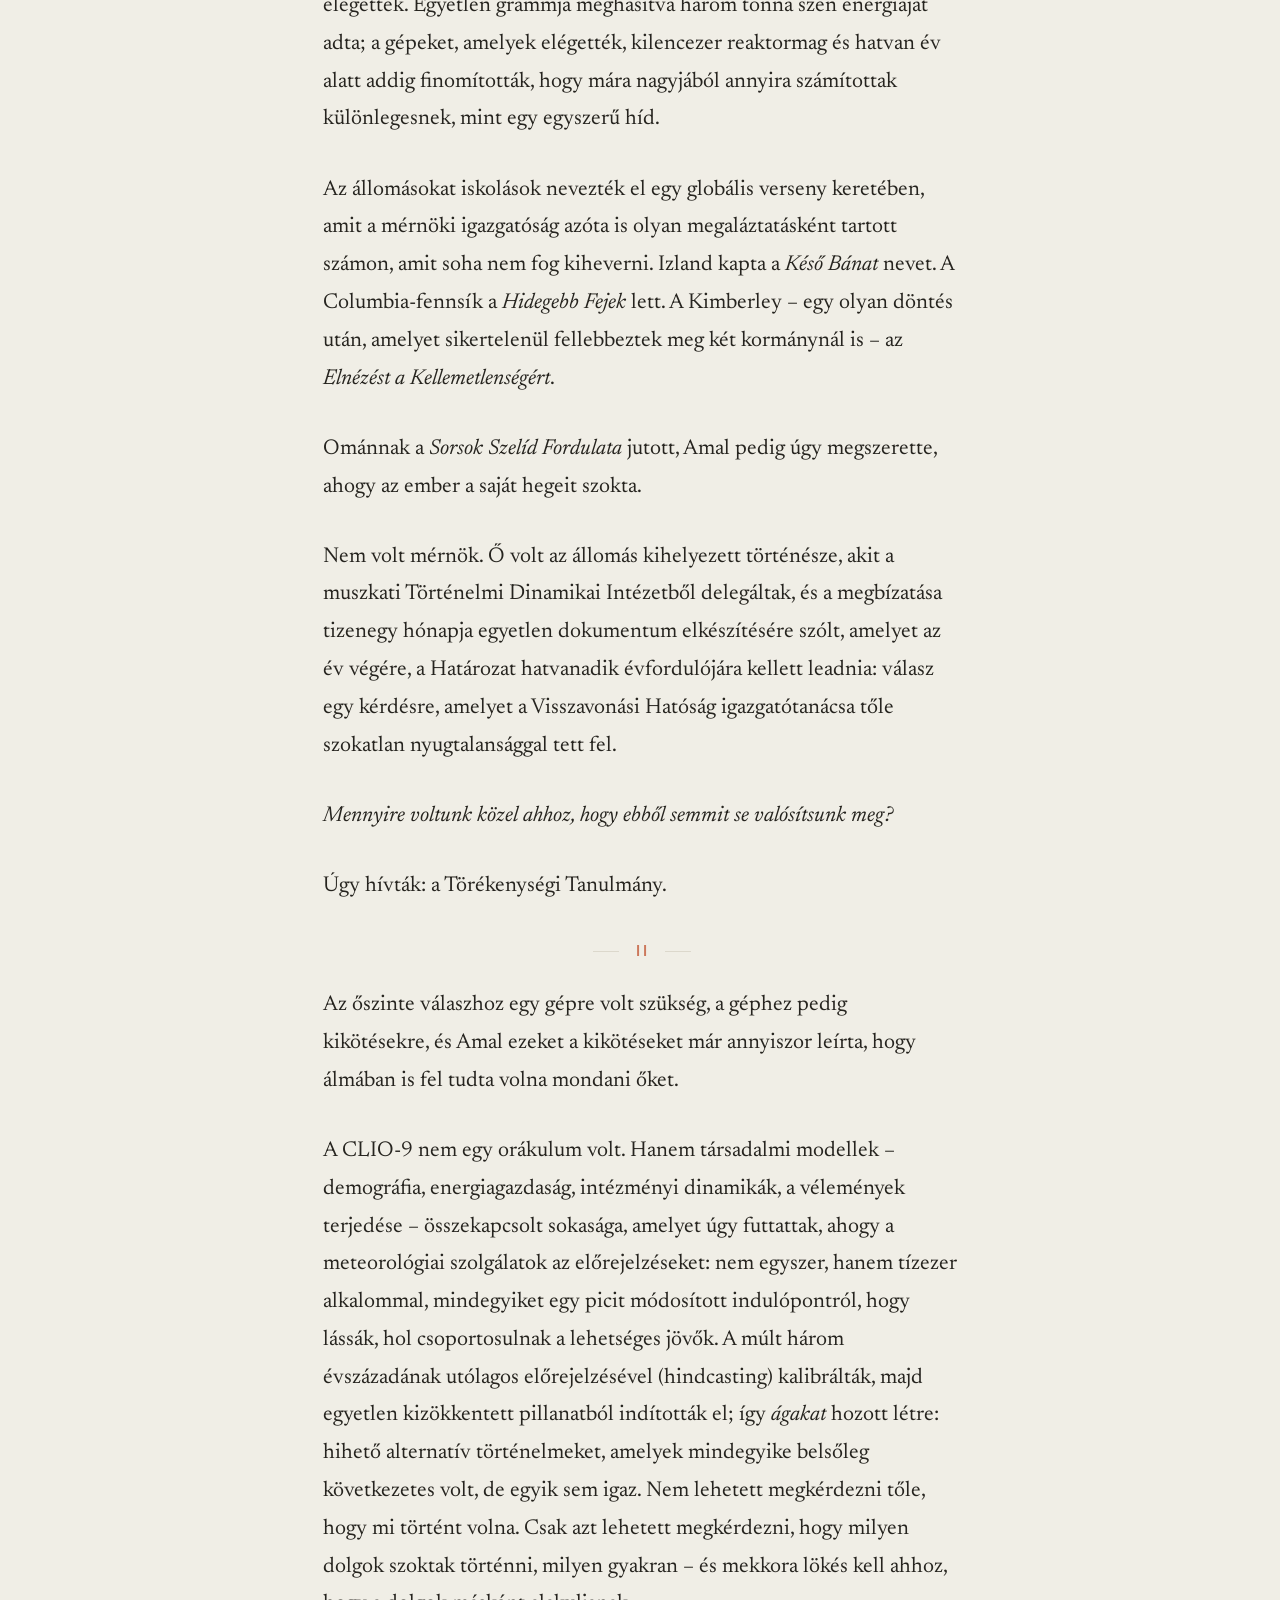
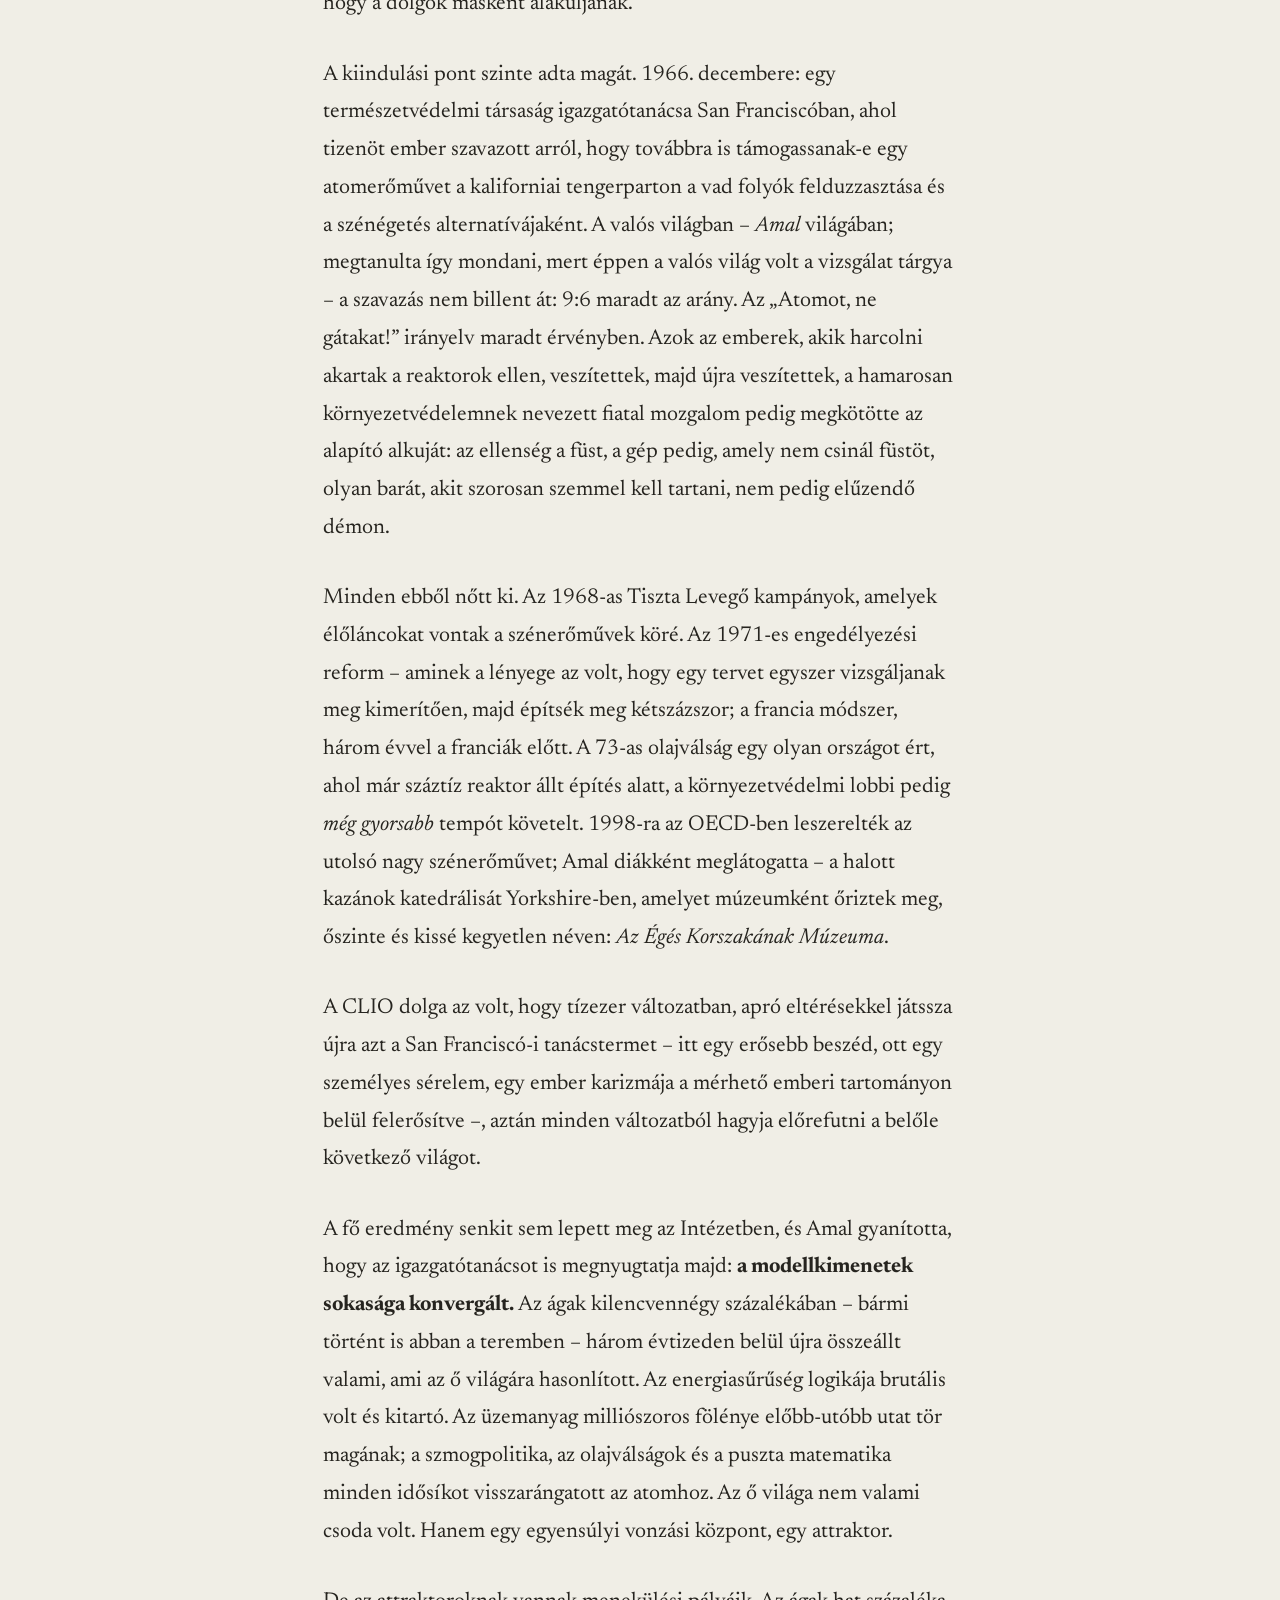
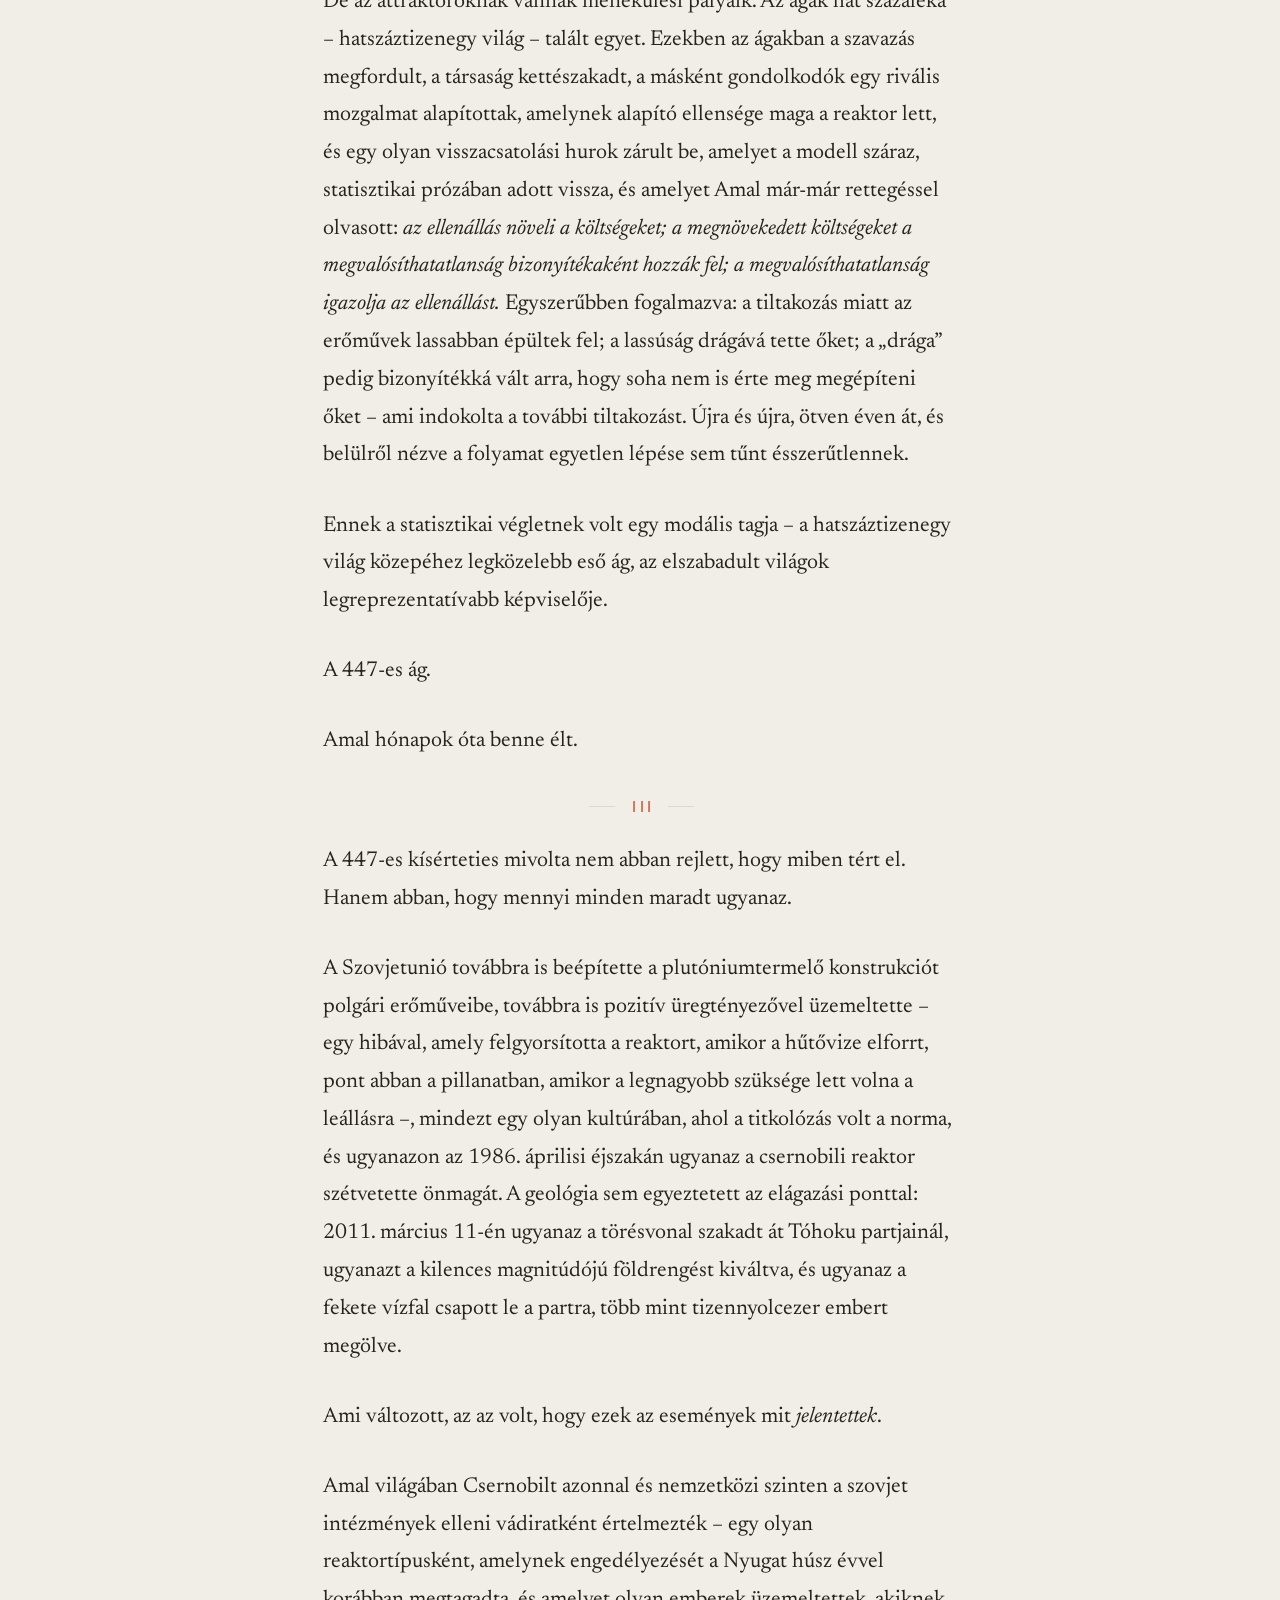
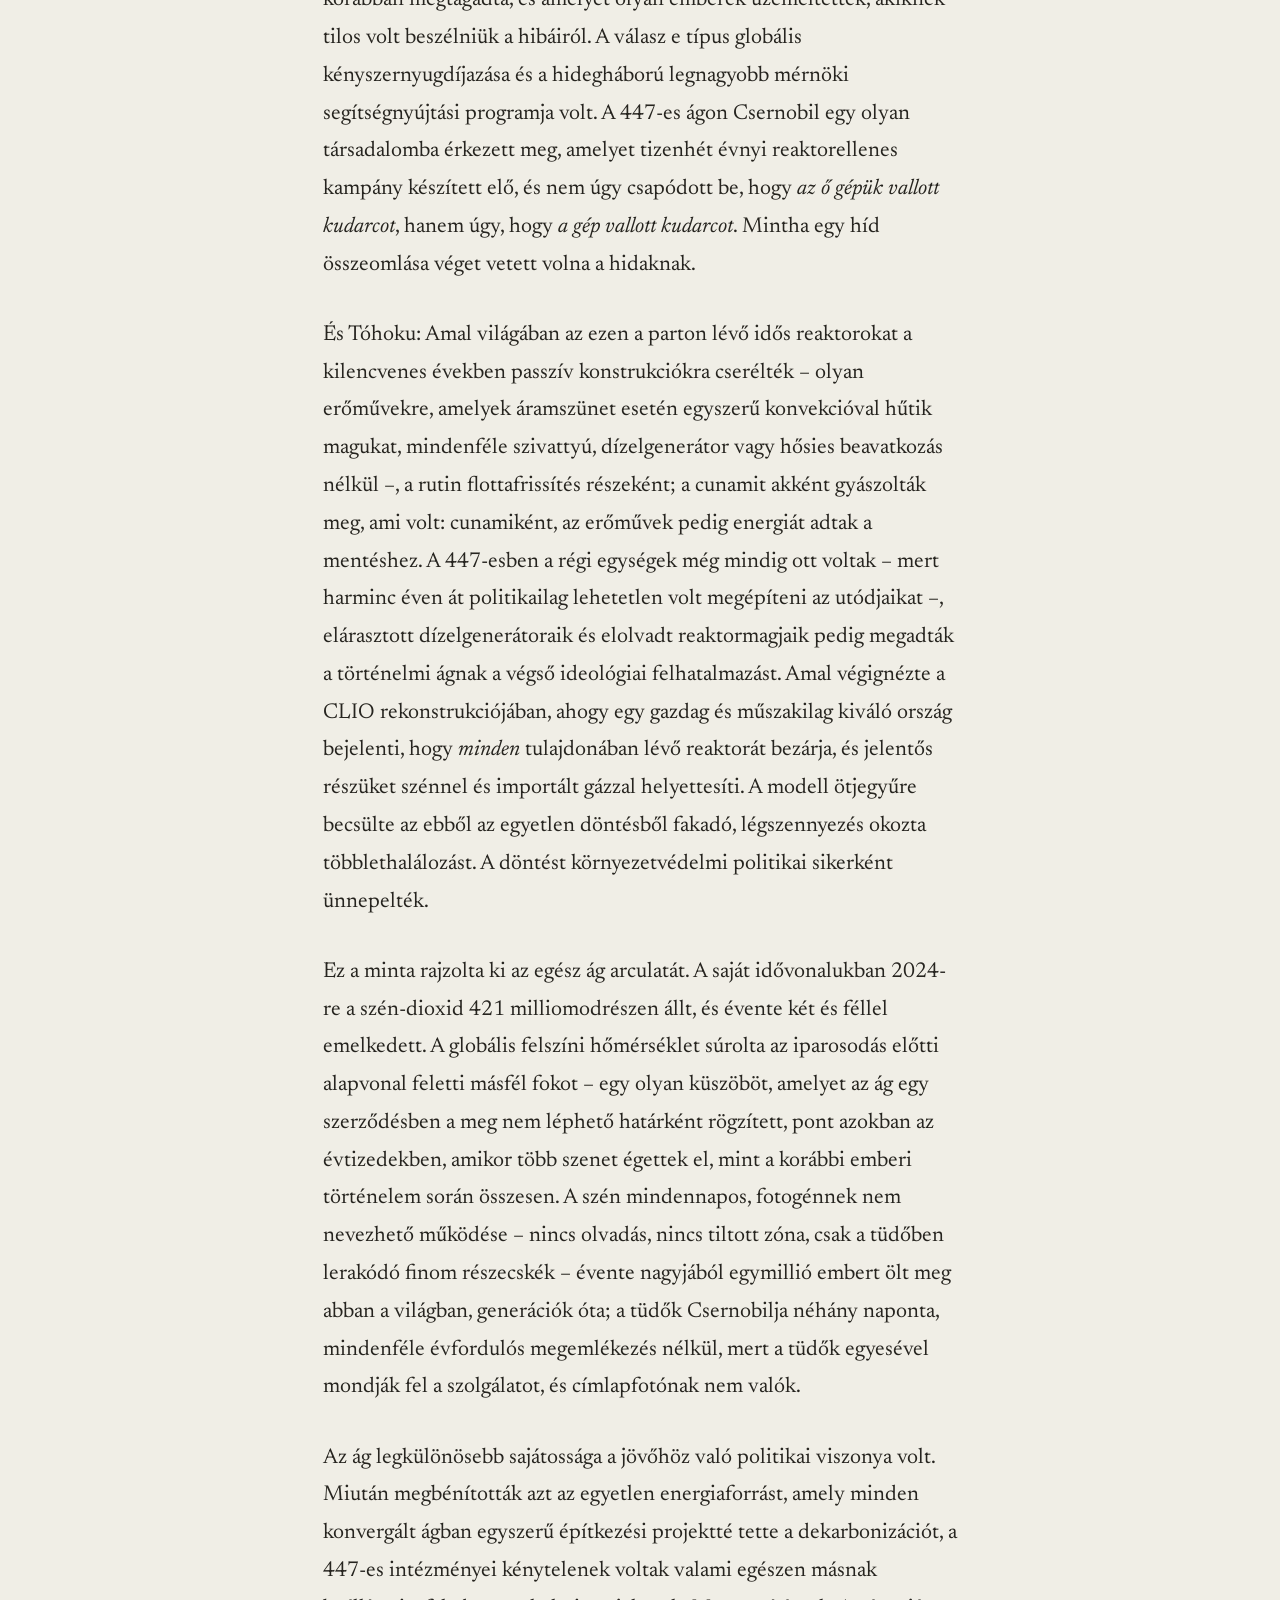
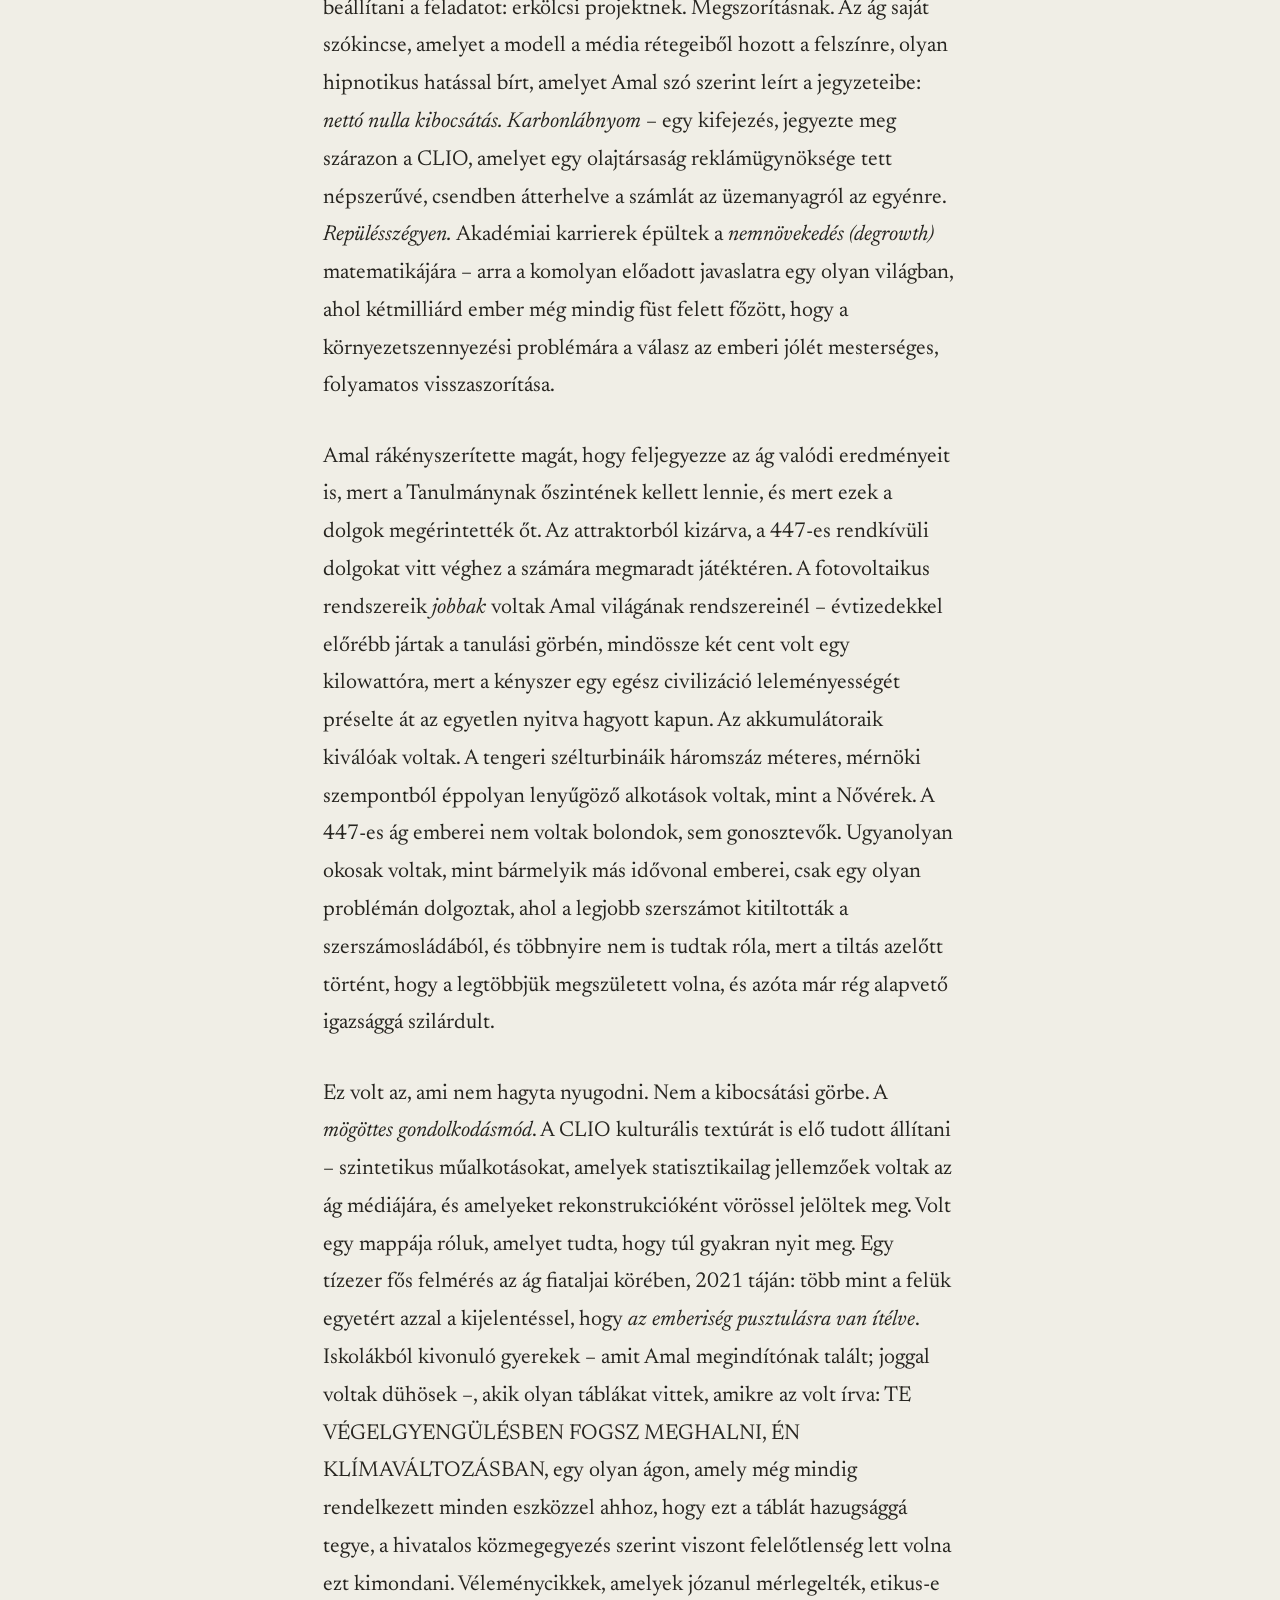
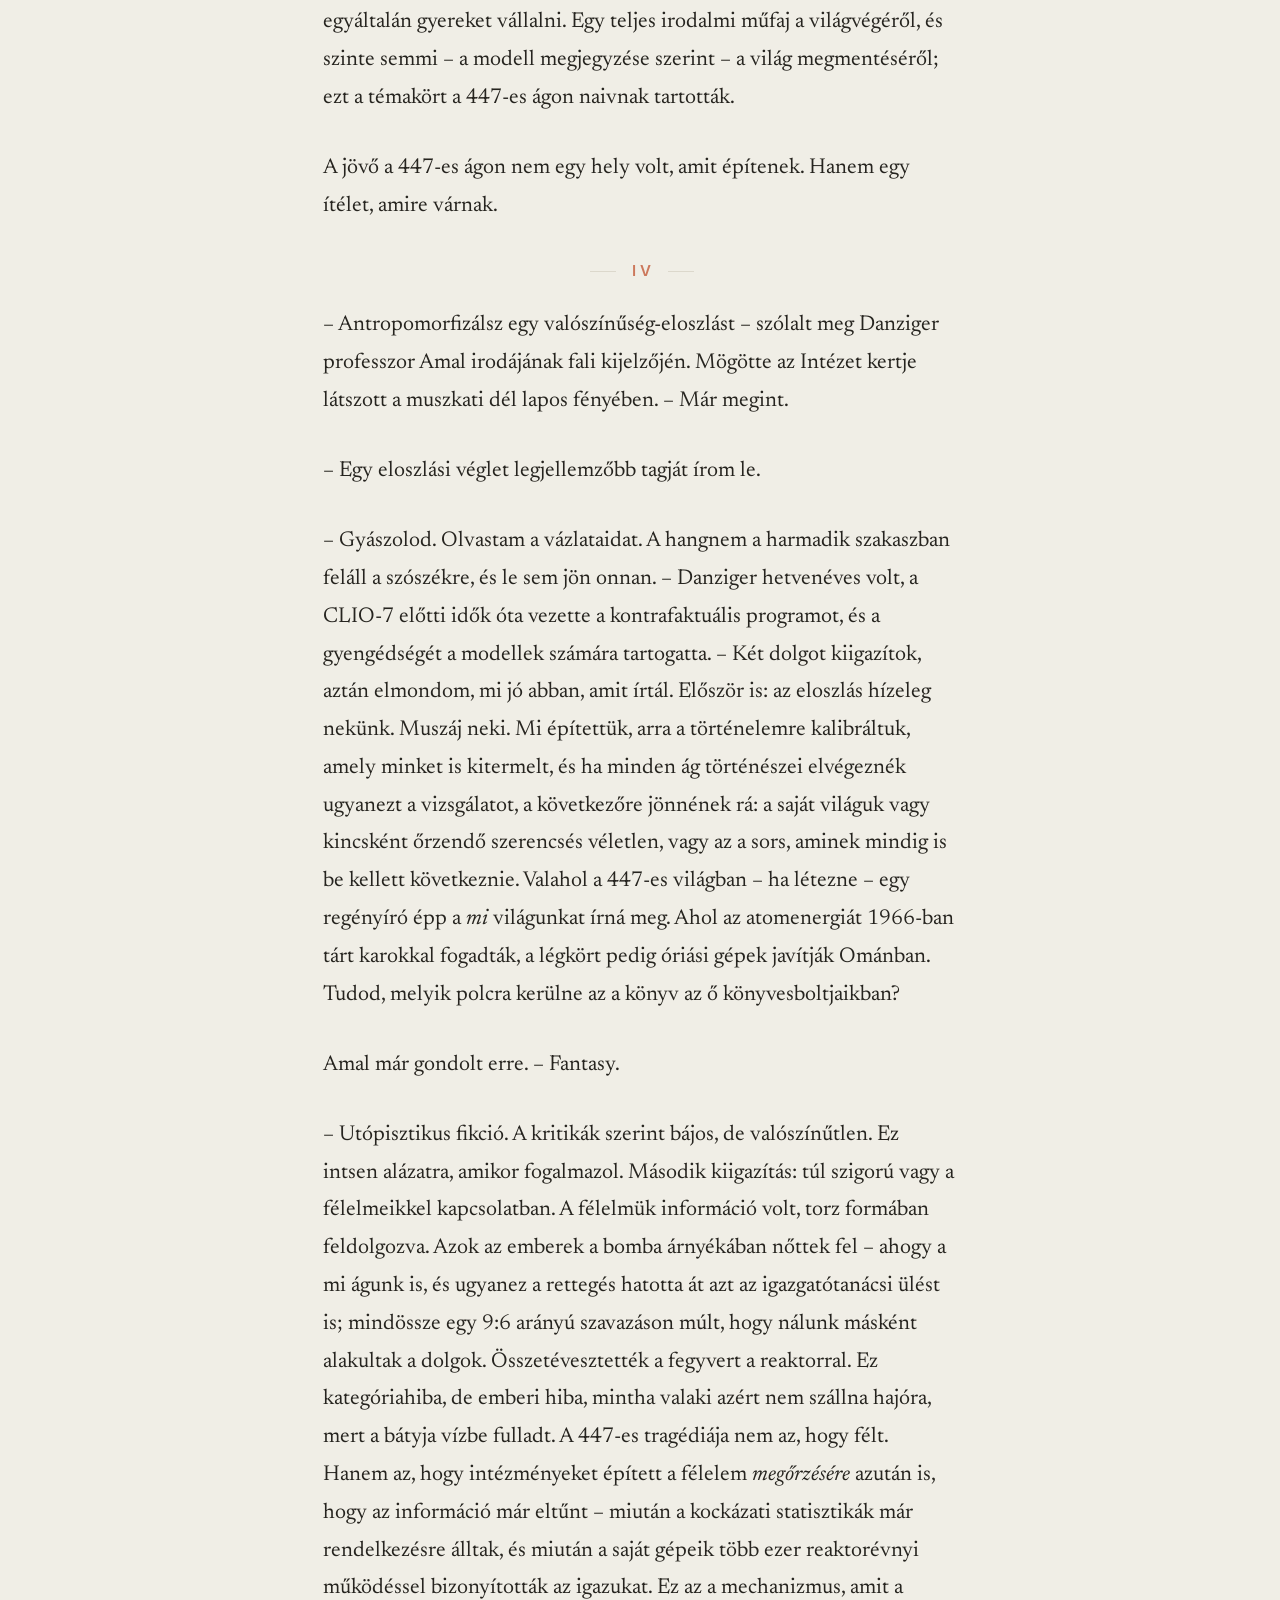
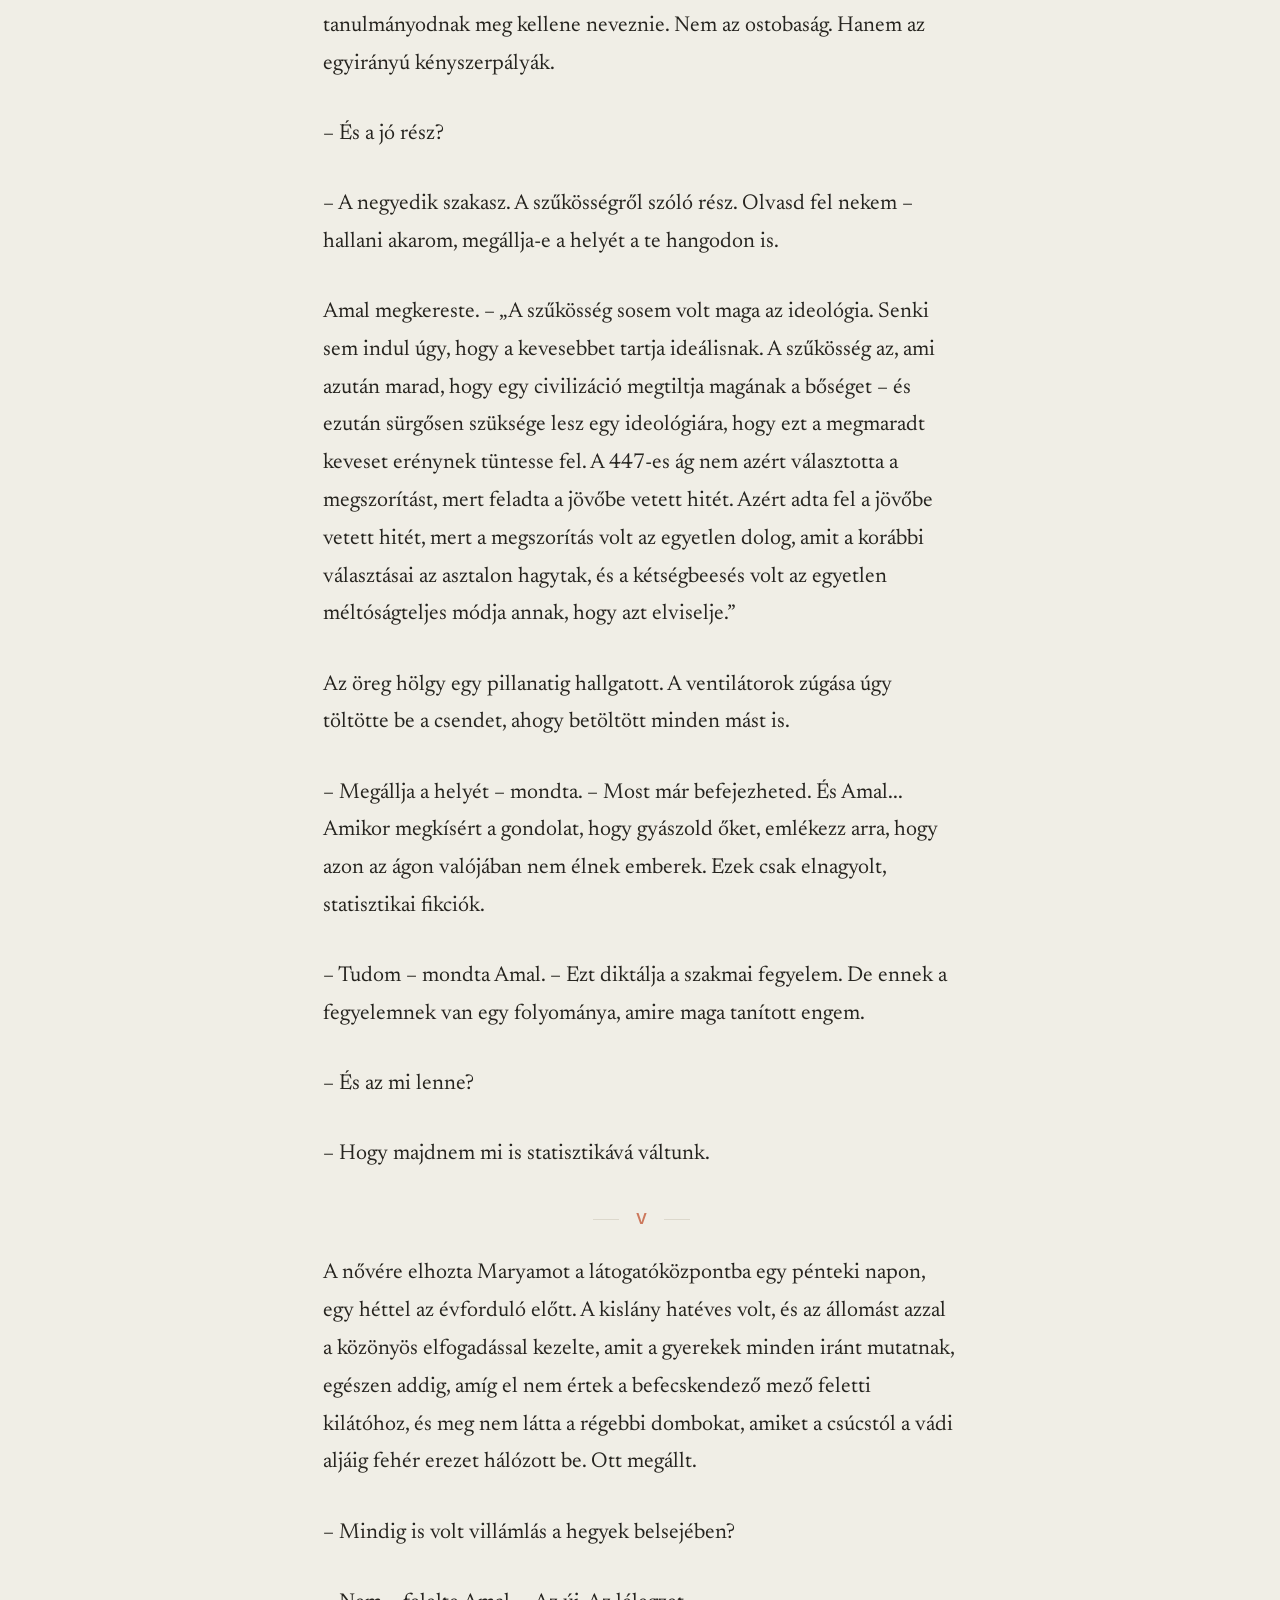
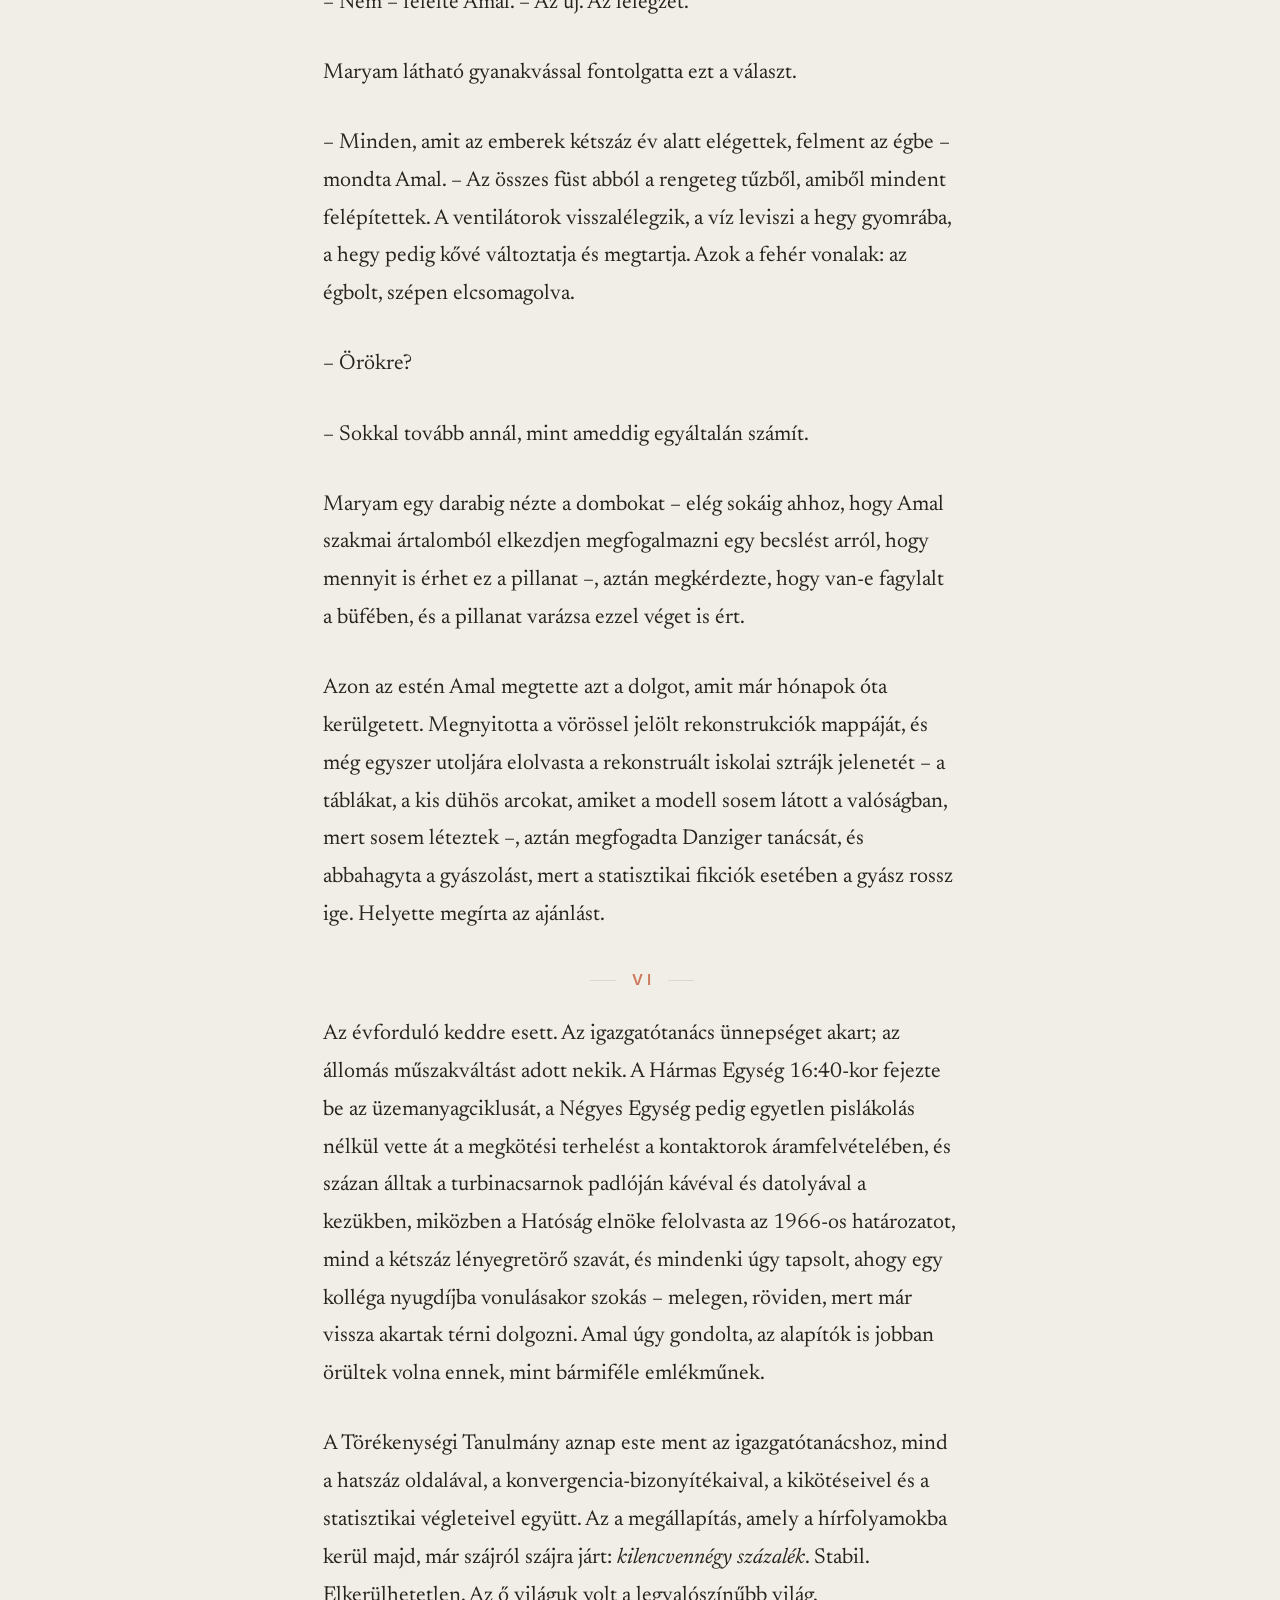
<file: a-torekenyseg-tanulmany.html>
<!DOCTYPE html>
<html lang="hu">
<head>
  <meta charset="UTF-8">
  <meta name="viewport" content="width=device-width, initial-scale=1.0">
  <title>A Törékenységi Tanulmány — Balazs Feher</title>
  <meta name="description" content="Feher Balazs novellája. Egy történész tízezer alternatív történelmet futtat egyetlen 1966-os szavazásból, és megtalálja a világoknak azt a hat százalékát, amelyik elszökött.">
  <link rel="icon" href="data:image/svg+xml,%3Csvg xmlns='http://www.w3.org/2000/svg' viewBox='0 0 32 32'%3E%3Crect width='32' height='32' rx='7' fill='%23cc785c'/%3E%3Ctext x='16' y='22' font-family='Georgia,serif' font-size='18' fill='%23f0eee6' text-anchor='middle'%3EF%3C/text%3E%3C/svg%3E">
  <link rel="alternate" hreflang="en" href="https://feherbalazs.github.io/the-fragility-study.html">
  <link rel="alternate" hreflang="hu" href="https://feherbalazs.github.io/a-torekenyseg-tanulmany.html">
  <link rel="preconnect" href="https://fonts.googleapis.com">
  <link rel="preconnect" href="https://fonts.gstatic.com" crossorigin>
  <link rel="stylesheet" href="https://fonts.googleapis.com/css2?family=Inter:wght@400;500;600&family=Newsreader:ital,opsz,wght@0,6..72,300..600;1,6..72,300..500&display=swap">
  <link rel="stylesheet" href="style.css">
</head>
<body>
  <header class="site-header">
    <div class="site-header__inner">
      <a class="site-header__name" href="index.html">Balazs Feher</a>
      <nav class="site-nav"><a href="index.html">Írások</a></nav>
    </div>
  </header>

  <main class="article">
    <p class="eyebrow">Szépirodalom</p>
    <h1 class="article-title">A Törékenységi Tanulmány</h1>
    <p class="article-meta">A Hosszú Sóhaj története</p>

    <div class="editions">
      <p class="editions__row">
        <span class="editions__label">Változat</span>
        <a class="pill" href="a-torekenyseg-tanulmany-v1.html">1 · Eredeti</a>
        <a class="pill" href="a-torekenyseg-tanulmany-narralt.html">2 · Narrált</a>
        <span class="pill pill--current" aria-current="true">3 · Bővített</span>
      </p>
      <p class="editions__row">
        <span class="editions__label">Nyelv</span>
        <a class="pill" href="the-fragility-study.html" hreflang="en" lang="en">English</a>
        <span class="pill pill--current" aria-current="true">Magyar</span>
      </p>
    </div>
    <hr class="article-rule">
    <div class="article-body">

      <blockquote class="epigraph">
        <p>„A történelem egy láncreakció. A kritikus állapot választás kérdése.”</p>
        <cite>felirat a Látogatóközponton, <em>Sorsok Szelíd Fordulata</em> Légkörfeldolgozó Állomás, Vádi Tajjin, Omán</cite>
      </blockquote>

      <p class="section-number">I</p>

      <p>A ventilátorok sosem álltak le. Dr. Amal al-Riyami három éve dolgozott az állomáson, de még mindig nem tudta eldönteni, hogy valóban hallja-e őket, vagy csupán érzi – egy tompa nyomást a hallásküszöb határán, mintha az egész világ egy szívószálon keresztül lélegezne.</p>
      <p>Hajnal előtt, amikor a Hadzsar-hegység színe még a hideg vasat idézte, végigsétált a kontaktorok, a gázelnyelő egységek sorai között. A megkötő filmrétegek úgy csillogtak a munkalámpák fényében, mint megannyi fekete üveglap. Az alapelv elég egyszerű volt ahhoz, hogy elférjen egy képeslapon. A szén-dioxid megdöbbentően ritka a levegőben – körülbelül minden 2750. molekula az, és épp ezért olyan nehéz kivonni –, de mivel gyenge savként viselkedik, a filmrétegeket pedig erős lúgos oldat borította, a CO<sub>2</sub> úgy tapadt rájuk a ventilátorok által átfújt levegőből, mint légy a légypapírra. Ha az így telítődött oldatot egy zárt rendszerben felhevítik, a gáz tisztán és koncentráltan újra kiválik, készen arra, hogy csöveken levezessék a völgybe. A kontaktorok negyven méter magasra nyúltak, kilencszáz alkotott egy sort, és összesen hatvan sor volt belőlük: ezek együtt képezték a szívóoldalát egy olyan gépnek, amelynek a végterméke a puszta kőzet volt.</p>
      <p>Mögötte, lejjebb a vádiban, a befecskendező mező egy ősi óceán felszínre került köpenyén terült el – a Szemail-ofioliton, a Föld mélyrétegének egy darabján, amely kilencvenmillió évvel ezelőtt tolódott fel a kéregre, és most olyan feladatot látott el, amilyet korábban senki sem álmodhatott volna neki. A köpenykőzetnek nem a felszínen lenne a helye; kémiai értelemben a felszínre érése napjától kezdve ki van éhezve arra a levegőre és vízre, amellyel odalent sosem találkozhatott volna. Fő alkotóeleme, az olivin nevű ásvány a szén-dioxiddal reakcióba lépve magnezitté formálódik – ez egy fehér karbonát, körülbelül olyan izgalmas, mint a kréta –, a reakció hőt bocsát ki és a kőzet térfogata megnő, ami felrepeszti a környezetét, friss felületeket nyitva meg a táplálkozáshoz. Az állomás tehát a befogott CO<sub>2</sub>-t tengervízben oldotta fel, és a pezsgő vizet nyolcvan bar nyomással, a légnyomás nyolcvanszorosával juttatta le a kutakba, a hegy pedig elvégezte a többit: falta a szenet, és közben felhasította önmagát, hogy még többet ehessen. A régebbi hegyoldalakat már fehér erezet hálózta be, mintha élve temettek volna el bennük villámokat.</p>
      <p>Szemüvegének lencséje a látótere sarkába vetítette a reggeli számokat; ugyanezek a számok jelentek meg a Föld minden repülőterének és iskolájának előcsarnokában:</p>

      <p class="readout">CO<sub>2</sub> 361.84 ppm &#9660; 0.94/év — Reykjavíki Jegyzőkönyv cél: 350.0 — becsült idő: 2039</p>

      <p><em>Milliomodrész (ppm).</em> Az a szám, amelynek a csökkenését az egész világ egy emberként követte figyelemmel.</p>
      <p>A gerinc mögött hat nátriumhűtésű gyorsreaktor állt – hivatalosan az Egyes, Kettes és így tovább egészen a Hatos Egységig, de akik itt dolgoztak, csak úgy hivatkoztak rájuk: „a Nővérek” –, amelyek tizennégy gigawatt hőt pumpáltak a leválasztó rendszerekbe, a regenerátorokba, a kompresszorokba és az Ománi-öbölből érkező tengervíz-szivattyúkba. Évi százötvenmillió tonna szén-dioxid, egy vádiban, egy országban. Nyolcvanegy hasonló állomás létezett. Együttesen valamivel több mint egy terawatt folyamatos teljesítményt vettek fel – ez nagyjából egy huszadik század végi civilizáció teljes villamosenergia-termelése, amit egyetlen kötelező feladatra szántak, és még így is csupán a világ harminc terawattjának négy százalékát tette ki –, költségüket tekintve pedig ezek voltak az emberi történelem legolcsóbb nagy közberuházásai. Az üzemanyag volt a titka. A Nővérek szaporítóreaktorok voltak: urán-238-cal működtek, a természetes uránnak azzal a kilencvenkilenc százalékával, amelyet a régebbi reaktorok nem tudtak elégetni, és amely ezért hulladékként halmozódott fel; a régi „szemetet” ugyanolyan ütemben alakították friss fűtőanyaggá, amilyen ütemben a fűtőanyagot elégették. Egyetlen grammja meghasítva három tonna szén energiáját adta; a gépeket, amelyek elégették, kilencezer reaktormag és hatvan év alatt addig finomították, hogy mára nagyjából annyira számítottak különlegesnek, mint egy egyszerű híd.</p>
      <p>Az állomásokat iskolások nevezték el egy globális verseny keretében, amit a mérnöki igazgatóság azóta is olyan megaláztatásként tartott számon, amit soha nem fog kiheverni. Izland kapta a <em>Késő Bánat</em> nevet. A Columbia-fennsík a <em>Hidegebb Fejek</em> lett. A Kimberley – egy olyan döntés után, amelyet sikertelenül fellebbeztek meg két kormánynál is – az <em>Elnézést a Kellemetlenségért</em>.</p>
      <p>Ománnak a <em>Sorsok Szelíd Fordulata</em> jutott, Amal pedig úgy megszerette, ahogy az ember a saját hegeit szokta.</p>
      <p>Nem volt mérnök. Ő volt az állomás kihelyezett történésze, akit a muszkati Történelmi Dinamikai Intézetből delegáltak, és a megbízatása tizenegy hónapja egyetlen dokumentum elkészítésére szólt, amelyet az év végére, a Határozat hatvanadik évfordulójára kellett leadnia: válasz egy kérdésre, amelyet a Visszavonási Hatóság igazgatótanácsa tőle szokatlan nyugtalansággal tett fel.</p>
      <p><em>Mennyire voltunk közel ahhoz, hogy ebből semmit se valósítsunk meg?</em></p>
      <p>Úgy hívták: a Törékenységi Tanulmány.</p>

      <p class="section-number">II</p>

      <p>Az őszinte válaszhoz egy gépre volt szükség, a géphez pedig kikötésekre, és Amal ezeket a kikötéseket már annyiszor leírta, hogy álmában is fel tudta volna mondani őket.</p>
      <p>A CLIO-9 nem egy orákulum volt. Hanem társadalmi modellek – demográfia, energiagazdaság, intézményi dinamikák, a vélemények terjedése – összekapcsolt sokasága, amelyet úgy futtattak, ahogy a meteorológiai szolgálatok az előrejelzéseket: nem egyszer, hanem tízezer alkalommal, mindegyiket egy picit módosított indulópontról, hogy lássák, hol csoportosulnak a lehetséges jövők. A múlt három évszázadának utólagos előrejelzésével (hindcasting) kalibrálták, majd egyetlen kizökkentett pillanatból indították el; így <em>ágakat</em> hozott létre: hihető alternatív történelmeket, amelyek mindegyike belsőleg következetes volt, de egyik sem igaz. Nem lehetett megkérdezni tőle, hogy mi történt volna. Csak azt lehetett megkérdezni, hogy milyen dolgok szoktak történni, milyen gyakran – és mekkora lökés kell ahhoz, hogy a dolgok másként alakuljanak.</p>
      <p>A kiindulási pont szinte adta magát. 1966. decembere: egy természetvédelmi társaság igazgatótanácsa San Franciscóban, ahol tizenöt ember szavazott arról, hogy továbbra is támogassanak-e egy atomerőművet a kaliforniai tengerparton a vad folyók felduzzasztása és a szénégetés alternatívájaként. A valós világban – <em>Amal</em> világában; megtanulta így mondani, mert éppen a valós világ volt a vizsgálat tárgya – a szavazás nem billent át: 9:6 maradt az arány. Az „Atomot, ne gátakat!” irányelv maradt érvényben. Azok az emberek, akik harcolni akartak a reaktorok ellen, veszítettek, majd újra veszítettek, a hamarosan környezetvédelemnek nevezett fiatal mozgalom pedig megkötötte az alapító alkuját: az ellenség a füst, a gép pedig, amely nem csinál füstöt, olyan barát, akit szorosan szemmel kell tartani, nem pedig elűzendő démon.</p>
      <p>Minden ebből nőtt ki. Az 1968-as Tiszta Levegő kampányok, amelyek élőláncokat vontak a szénerőművek köré. Az 1971-es engedélyezési reform – aminek a lényege az volt, hogy egy tervet egyszer vizsgáljanak meg kimerítően, majd építsék meg kétszázszor; a francia módszer, három évvel a franciák előtt. A 73-as olajválság egy olyan országot ért, ahol már száztíz reaktor állt építés alatt, a környezetvédelmi lobbi pedig <em>még gyorsabb</em> tempót követelt. 1998-ra az OECD-ben leszerelték az utolsó nagy szénerőművet; Amal diákként meglátogatta – a halott kazánok katedrálisát Yorkshire-ben, amelyet múzeumként őriztek meg, őszinte és kissé kegyetlen néven: <em>Az Égés Korszakának Múzeuma</em>.</p>
      <p>A CLIO dolga az volt, hogy tízezer változatban, apró eltérésekkel játssza újra azt a San Franciscó-i tanácstermet – itt egy erősebb beszéd, ott egy személyes sérelem, egy ember karizmája a mérhető emberi tartományon belül felerősítve –, aztán minden változatból hagyja előrefutni a belőle következő világot.</p>
      <p>A fő eredmény senkit sem lepett meg az Intézetben, és Amal gyanította, hogy az igazgatótanácsot is megnyugtatja majd: <strong>a modellkimenetek sokasága konvergált.</strong> Az ágak kilencvennégy százalékában – bármi történt is abban a teremben – három évtizeden belül újra összeállt valami, ami az ő világára hasonlított. Az energiasűrűség logikája brutális volt és kitartó. Az üzemanyag milliószoros fölénye előbb-utóbb utat tör magának; a szmogpolitika, az olajválságok és a puszta matematika minden idősíkot visszarángatott az atomhoz. Az ő világa nem valami csoda volt. Hanem egy egyensúlyi vonzási központ, egy attraktor.</p>
      <p>De az attraktoroknak vannak menekülési pályáik. Az ágak hat százaléka – hatszáztizenegy világ – talált egyet. Ezekben az ágakban a szavazás megfordult, a társaság kettészakadt, a másként gondolkodók egy rivális mozgalmat alapítottak, amelynek alapító ellensége maga a reaktor lett, és egy olyan visszacsatolási hurok zárult be, amelyet a modell száraz, statisztikai prózában adott vissza, és amelyet Amal már-már rettegéssel olvasott: <em>az ellenállás növeli a költségeket; a megnövekedett költségeket a megvalósíthatatlanság bizonyítékaként hozzák fel; a megvalósíthatatlanság igazolja az ellenállást.</em> Egyszerűbben fogalmazva: a tiltakozás miatt az erőművek lassabban épültek fel; a lassúság drágává tette őket; a „drága” pedig bizonyítékká vált arra, hogy soha nem is érte meg megépíteni őket – ami indokolta a további tiltakozást. Újra és újra, ötven éven át, és belülről nézve a folyamat egyetlen lépése sem tűnt ésszerűtlennek.</p>
      <p>Ennek a statisztikai végletnek volt egy modális tagja – a hatszáztizenegy világ közepéhez legközelebb eső ág, az elszabadult világok legreprezentatívabb képviselője.</p>
      <p>A 447-es ág.</p>
      <p>Amal hónapok óta benne élt.</p>

      <p class="section-number">III</p>

      <p>A 447-es kísérteties mivolta nem abban rejlett, hogy miben tért el. Hanem abban, hogy mennyi minden maradt ugyanaz.</p>
      <p>A Szovjetunió továbbra is beépítette a plutóniumtermelő konstrukciót polgári erőműveibe, továbbra is pozitív üregtényezővel üzemeltette – egy hibával, amely felgyorsította a reaktort, amikor a hűtővize elforrt, pont abban a pillanatban, amikor a legnagyobb szüksége lett volna a leállásra –, mindezt egy olyan kultúrában, ahol a titkolózás volt a norma, és ugyanazon az 1986. áprilisi éjszakán ugyanaz a csernobili reaktor szétvetette önmagát. A geológia sem egyeztetett az elágazási ponttal: 2011. március 11-én ugyanaz a törésvonal szakadt át Tóhoku partjainál, ugyanazt a kilences magnitúdójú földrengést kiváltva, és ugyanaz a fekete vízfal csapott le a partra, több mint tizennyolcezer embert megölve.</p>
      <p>Ami változott, az az volt, hogy ezek az események mit <em>jelentettek</em>.</p>
      <p>Amal világában Csernobilt azonnal és nemzetközi szinten a szovjet intézmények elleni vádiratként értelmezték – egy olyan reaktortípusként, amelynek engedélyezését a Nyugat húsz évvel korábban megtagadta, és amelyet olyan emberek üzemeltettek, akiknek tilos volt beszélniük a hibáiról. A válasz e típus globális kényszernyugdíjazása és a hidegháború legnagyobb mérnöki segítségnyújtási programja volt. A 447-es ágon Csernobil egy olyan társadalomba érkezett meg, amelyet tizenhét évnyi reaktorellenes kampány készített elő, és nem úgy csapódott be, hogy <em>az ő gépük vallott kudarcot</em>, hanem úgy, hogy <em>a gép vallott kudarcot</em>. Mintha egy híd összeomlása véget vetett volna a hidaknak.</p>
      <p>És Tóhoku: Amal világában az ezen a parton lévő idős reaktorokat a kilencvenes években passzív konstrukciókra cserélték – olyan erőművekre, amelyek áramszünet esetén egyszerű konvekcióval hűtik magukat, mindenféle szivattyú, dízelgenerátor vagy hősies beavatkozás nélkül –, a rutin flottafrissítés részeként; a cunamit akként gyászolták meg, ami volt: cunamiként, az erőművek pedig energiát adtak a mentéshez. A 447-esben a régi egységek még mindig ott voltak – mert harminc éven át politikailag lehetetlen volt megépíteni az utódjaikat –, elárasztott dízelgenerátoraik és elolvadt reaktormagjaik pedig megadták a történelmi ágnak a végső ideológiai felhatalmazást. Amal végignézte a CLIO rekonstrukciójában, ahogy egy gazdag és műszakilag kiváló ország bejelenti, hogy <em>minden</em> tulajdonában lévő reaktorát bezárja, és jelentős részüket szénnel és importált gázzal helyettesíti. A modell ötjegyűre becsülte az ebből az egyetlen döntésből fakadó, légszennyezés okozta többlethalálozást. A döntést környezetvédelmi politikai sikerként ünnepelték.</p>
      <p>Ez a minta rajzolta ki az egész ág arculatát. A saját idővonalukban 2024-re a szén-dioxid 421 milliomodrészen állt, és évente két és féllel emelkedett. A globális felszíni hőmérséklet súrolta az iparosodás előtti alapvonal feletti másfél fokot – egy olyan küszöböt, amelyet az ág egy szerződésben a meg nem léphető határként rögzített, pont azokban az évtizedekben, amikor több szenet égettek el, mint a korábbi emberi történelem során összesen. A szén mindennapos, fotogénnek nem nevezhető működése – nincs olvadás, nincs tiltott zóna, csak a tüdőben lerakódó finom részecskék – évente nagyjából egymillió embert ölt meg abban a világban, generációk óta; a tüdők Csernobilja néhány naponta, mindenféle évfordulós megemlékezés nélkül, mert a tüdők egyesével mondják fel a szolgálatot, és címlapfotónak nem valók.</p>
      <p>Az ág legkülönösebb sajátossága a jövőhöz való politikai viszonya volt. Miután megbénították azt az egyetlen energiaforrást, amely minden konvergált ágban egyszerű építkezési projektté tette a dekarbonizációt, a 447-es intézményei kénytelenek voltak valami egészen másnak beállítani a feladatot: erkölcsi projektnek. Megszorításnak. Az ág saját szókincse, amelyet a modell a média rétegeiből hozott a felszínre, olyan hipnotikus hatással bírt, amelyet Amal szó szerint leírt a jegyzeteibe: <em>nettó nulla kibocsátás. Karbonlábnyom</em> – egy kifejezés, jegyezte meg szárazon a CLIO, amelyet egy olajtársaság reklámügynöksége tett népszerűvé, csendben átterhelve a számlát az üzemanyagról az egyénre. <em>Repülésszégyen.</em> Akadémiai karrierek épültek a <em>nemnövekedés (degrowth)</em> matematikájára – arra a komolyan előadott javaslatra egy olyan világban, ahol kétmilliárd ember még mindig füst felett főzött, hogy a környezetszennyezési problémára a válasz az emberi jólét mesterséges, folyamatos visszaszorítása.</p>
      <p>Amal rákényszerítette magát, hogy feljegyezze az ág valódi eredményeit is, mert a Tanulmánynak őszintének kellett lennie, és mert ezek a dolgok megérintették őt. Az attraktorból kizárva, a 447-es rendkívüli dolgokat vitt véghez a számára megmaradt játéktéren. A fotovoltaikus rendszereik <em>jobbak</em> voltak Amal világának rendszereinél – évtizedekkel előrébb jártak a tanulási görbén, mindössze két cent volt egy kilowattóra, mert a kényszer egy egész civilizáció leleményességét préselte át az egyetlen nyitva hagyott kapun. Az akkumulátoraik kiválóak voltak. A tengeri szélturbináik háromszáz méteres, mérnöki szempontból éppolyan lenyűgöző alkotások voltak, mint a Nővérek. A 447-es ág emberei nem voltak bolondok, sem gonosztevők. Ugyanolyan okosak voltak, mint bármelyik más idővonal emberei, csak egy olyan problémán dolgoztak, ahol a legjobb szerszámot kitiltották a szerszámosládából, és többnyire nem is tudtak róla, mert a tiltás azelőtt történt, hogy a legtöbbjük megszületett volna, és azóta már rég alapvető igazsággá szilárdult.</p>
      <p>Ez volt az, ami nem hagyta nyugodni. Nem a kibocsátási görbe. A <em>mögöttes gondolkodásmód</em>. A CLIO kulturális textúrát is elő tudott állítani – szintetikus műalkotásokat, amelyek statisztikailag jellemzőek voltak az ág médiájára, és amelyeket rekonstrukcióként vörössel jelöltek meg. Volt egy mappája róluk, amelyet tudta, hogy túl gyakran nyit meg. Egy tízezer fős felmérés az ág fiataljai körében, 2021 táján: több mint a felük egyetért azzal a kijelentéssel, hogy <em>az emberiség pusztulásra van ítélve</em>. Iskolákból kivonuló gyerekek – amit Amal megindítónak talált; joggal voltak dühösek –, akik olyan táblákat vittek, amikre az volt írva: TE VÉGELGYENGÜLÉSBEN FOGSZ MEGHALNI, ÉN KLÍMAVÁLTOZÁSBAN, egy olyan ágon, amely még mindig rendelkezett minden eszközzel ahhoz, hogy ezt a táblát hazugsággá tegye, a hivatalos közmegegyezés szerint viszont felelőtlenség lett volna ezt kimondani. Véleménycikkek, amelyek józanul mérlegelték, etikus-e egyáltalán gyereket vállalni. Egy teljes irodalmi műfaj a világvégéről, és szinte semmi – a modell megjegyzése szerint – a világ megmentéséről; ezt a témakört a 447-es ágon naivnak tartották.</p>
      <p>A jövő a 447-es ágon nem egy hely volt, amit építenek. Hanem egy ítélet, amire várnak.</p>

      <p class="section-number">IV</p>

      <p>– Antropomorfizálsz egy valószínűség-eloszlást – szólalt meg Danziger professzor Amal irodájának fali kijelzőjén. Mögötte az Intézet kertje látszott a muszkati dél lapos fényében. – Már megint.</p>
      <p>– Egy eloszlási véglet legjellemzőbb tagját írom le.</p>
      <p>– Gyászolod. Olvastam a vázlataidat. A hangnem a harmadik szakaszban feláll a szószékre, és le sem jön onnan. – Danziger hetvenéves volt, a CLIO-7 előtti idők óta vezette a kontrafaktuális programot, és a gyengédségét a modellek számára tartogatta. – Két dolgot kiigazítok, aztán elmondom, mi jó abban, amit írtál. Először is: az eloszlás hízeleg nekünk. Muszáj neki. Mi építettük, arra a történelemre kalibráltuk, amely minket is kitermelt, és ha minden ág történészei elvégeznék ugyanezt a vizsgálatot, a következőre jönnének rá: a saját világuk vagy kincsként őrzendő szerencsés véletlen, vagy az a sors, aminek mindig is be kellett következnie. Valahol a 447-es világban – ha létezne – egy regényíró épp a <em>mi</em> világunkat írná meg. Ahol az atomenergiát 1966-ban tárt karokkal fogadták, a légkört pedig óriási gépek javítják Ománban. Tudod, melyik polcra kerülne az a könyv az ő könyvesboltjaikban?</p>
      <p>Amal már gondolt erre. – Fantasy.</p>
      <p>– Utópisztikus fikció. A kritikák szerint bájos, de valószínűtlen. Ez intsen alázatra, amikor fogalmazol. Második kiigazítás: túl szigorú vagy a félelmeikkel kapcsolatban. A félelmük információ volt, torz formában feldolgozva. Azok az emberek a bomba árnyékában nőttek fel – ahogy a mi águnk is, és ugyanez a rettegés hatotta át azt az igazgatótanácsi ülést is; mindössze egy 9:6 arányú szavazáson múlt, hogy nálunk másként alakultak a dolgok. Összetévesztették a fegyvert a reaktorral. Ez kategóriahiba, de emberi hiba, mintha valaki azért nem szállna hajóra, mert a bátyja vízbe fulladt. A 447-es tragédiája nem az, hogy félt. Hanem az, hogy intézményeket épített a félelem <em>megőrzésére</em> azután is, hogy az információ már eltűnt – miután a kockázati statisztikák már rendelkezésre álltak, és miután a saját gépeik több ezer reaktorévnyi működéssel bizonyították az igazukat. Ez az a mechanizmus, amit a tanulmányodnak meg kellene neveznie. Nem az ostobaság. Hanem az egyirányú kényszerpályák.</p>
      <p>– És a jó rész?</p>
      <p>– A negyedik szakasz. A szűkösségről szóló rész. Olvasd fel nekem – hallani akarom, megállja-e a helyét a te hangodon is.</p>
      <p>Amal megkereste. – „A szűkösség sosem volt maga az ideológia. Senki sem indul úgy, hogy a kevesebbet tartja ideálisnak. A szűkösség az, ami azután marad, hogy egy civilizáció megtiltja magának a bőséget – és ezután sürgősen szüksége lesz egy ideológiára, hogy ezt a megmaradt keveset erénynek tüntesse fel. A 447-es ág nem azért választotta a megszorítást, mert feladta a jövőbe vetett hitét. Azért adta fel a jövőbe vetett hitét, mert a megszorítás volt az egyetlen dolog, amit a korábbi választásai az asztalon hagytak, és a kétségbeesés volt az egyetlen méltóságteljes módja annak, hogy azt elviselje.”</p>
      <p>Az öreg hölgy egy pillanatig hallgatott. A ventilátorok zúgása úgy töltötte be a csendet, ahogy betöltött minden mást is.</p>
      <p>– Megállja a helyét – mondta. – Most már befejezheted. És Amal... Amikor megkísért a gondolat, hogy gyászold őket, emlékezz arra, hogy azon az ágon valójában nem élnek emberek. Ezek csak elnagyolt, statisztikai fikciók.</p>
      <p>– Tudom – mondta Amal. – Ezt diktálja a szakmai fegyelem. De ennek a fegyelemnek van egy folyománya, amire maga tanított engem.</p>
      <p>– És az mi lenne?</p>
      <p>– Hogy majdnem mi is statisztikává váltunk.</p>

      <p class="section-number">V</p>

      <p>A nővére elhozta Maryamot a látogatóközpontba egy pénteki napon, egy héttel az évforduló előtt. A kislány hatéves volt, és az állomást azzal a közönyös elfogadással kezelte, amit a gyerekek minden iránt mutatnak, egészen addig, amíg el nem értek a befecskendező mező feletti kilátóhoz, és meg nem látta a régebbi dombokat, amiket a csúcstól a vádi aljáig fehér erezet hálózott be. Ott megállt.</p>
      <p>– Mindig is volt villámlás a hegyek belsejében?</p>
      <p>– Nem – felelte Amal. – Az új. Az lélegzet.</p>
      <p>Maryam látható gyanakvással fontolgatta ezt a választ.</p>
      <p>– Minden, amit az emberek kétszáz év alatt elégettek, felment az égbe – mondta Amal. – Az összes füst abból a rengeteg tűzből, amiből mindent felépítettek. A ventilátorok visszalélegzik, a víz leviszi a hegy gyomrába, a hegy pedig kővé változtatja és megtartja. Azok a fehér vonalak: az égbolt, szépen elcsomagolva.</p>
      <p>– Örökre?</p>
      <p>– Sokkal tovább annál, mint ameddig egyáltalán számít.</p>
      <p>Maryam egy darabig nézte a dombokat – elég sokáig ahhoz, hogy Amal szakmai ártalomból elkezdjen megfogalmazni egy becslést arról, hogy mennyit is érhet ez a pillanat –, aztán megkérdezte, hogy van-e fagylalt a büfében, és a pillanat varázsa ezzel véget is ért.</p>
      <p>Azon az estén Amal megtette azt a dolgot, amit már hónapok óta kerülgetett. Megnyitotta a vörössel jelölt rekonstrukciók mappáját, és még egyszer utoljára elolvasta a rekonstruált iskolai sztrájk jelenetét – a táblákat, a kis dühös arcokat, amiket a modell sosem látott a valóságban, mert sosem léteztek –, aztán megfogadta Danziger tanácsát, és abbahagyta a gyászolást, mert a statisztikai fikciók esetében a gyász rossz ige. Helyette megírta az ajánlást.</p>

      <p class="section-number">VI</p>

      <p>Az évforduló keddre esett. Az igazgatótanács ünnepséget akart; az állomás műszakváltást adott nekik. A Hármas Egység 16:40-kor fejezte be az üzemanyagciklusát, a Négyes Egység pedig egyetlen pislákolás nélkül vette át a megkötési terhelést a kontaktorok áramfelvételében, és százan álltak a turbinacsarnok padlóján kávéval és datolyával a kezükben, miközben a Hatóság elnöke felolvasta az 1966-os határozatot, mind a kétszáz lényegretörő szavát, és mindenki úgy tapsolt, ahogy egy kolléga nyugdíjba vonulásakor szokás – melegen, röviden, mert már vissza akartak térni dolgozni. Amal úgy gondolta, az alapítók is jobban örültek volna ennek, mint bármiféle emlékműnek.</p>
      <p>A Törékenységi Tanulmány aznap este ment az igazgatótanácshoz, mind a hatszáz oldalával, a konvergencia-bizonyítékaival, a kikötéseivel és a statisztikai végleteivel együtt. Az a megállapítás, amely a hírfolyamokba kerül majd, már szájról szájra járt: <em>kilencvennégy százalék</em>. Stabil. Elkerülhetetlen. Az ő világuk volt a legvalószínűbb világ.</p>
      <p>Remélte, hogy legalább néhány olvasó eljut a negyedik oldalig, ahová azt a számot tette, ami őt valójában ébren tartotta: a hat százalékot, a tizenhatból egy ágat, ami tizenöt fáradt ember 9:6 arányú szavazatán múlt egy teremben – mint annak az esélye, hogy egy tizenhat oldalú kockával egyest dobjunk, ahol a tét – amiről az asztalnál ülők közül senki sem tudta, hogy egyáltalán feltették – mindaz volt, amit aznap éjjel az ablakából látott: a Nővérek, a ventilátorok, a fehér villámok a hegyekben, és egy unokahúg, aki úgy fog felnőni, hogy az égbolt megjavítását <em>unalmasnak</em> találja.</p>
      <p>Éjfélkor kisétált a kontaktorsorok közé. A Tejút teljes pompájában ragyogott a Hadzsar felett; a sótalanító partvidék halványan derengett észak felé; magasan fent egy szintetikus üzemanyagot szállító tehergép fényszórói kúsztak Karacsi felé kerozinnal, amit ebből a levegőből állítottak elő – kölcsönvett és visszaadott szén: a kör bezárult. A szeme sarkában a számláló folytatta, amit harminc másodpercenként csinált – és ez volt pillanatnyilag a legfontosabb dolog a világon:</p>

      <p class="readout">CO<sub>2</sub> 361.79 ppm &#9660;</p>

      <p>Valahol a lehetséges világok között – illetve sehol, javította ki magát; az elmélet szerint <em>sehol</em> – a CO<sub>2</sub>-szint 421 volt, és egyre csak kúszott felfelé, miközben okos, rémült, jó szándékú emberek a bűntudat mértékegységeiben porciózták ki a jövőjüket, és mindezt felelősségnek nevezték; néhányan közülük pedig, a statisztika szerint legalábbis, épp az utcára vonultak, írtak, és kiváló gépeket építettek azon az egyetlen kapun keresztül, amit nyitva hagytak számukra – és nem fogadták el az ítéletet.</p>
      <p>Az ajánlás első nekifutásra elkészült:</p>

      <p class="dedication">Azoknak az ágaknak, amelyeknek a nehezebbik utat kellett végigjárniuk – és mindazoknak, akik bennük élnek, legyenek akár statisztikai számok, akár valós személyek, akik felnéztek erre az égbolt méretű problémára, és önostorozás helyett inkább szerszámok után nyúltak. A törékenység minden világ sajátja. Ahogy a helyreállítás is.</p>

      <p>Mögötte a ventilátorok mély levegőt vettek, ahogy az elmúlt tizenkét évben tették, és ahogy még tizenhárom évig tenni fogják, amíg a szám 350-et nem mutat, a Hosszú Sóhaj véget nem ér, és a légkör-visszavonó gépeket egyenként nyugdíjazzák, hogy múzeumként álljanak a vádikban – és ha az iskolásokon múlik, valószínűleg még ennél is rosszabb nevekkel.</p>
      <p>Visszatért az épületbe dolgozni.</p>

      <p class="story-end">&mdash; vége &mdash;</p>

    </div>
    <footer class="article-foot">
      <a class="back-link" href="index.html">&larr; További írások</a>
    </footer>
  </main>

  <footer class="site-footer">
    <p>&copy; 2026 Balazs Feher</p>
  </footer>
</body>
</html>
</file>
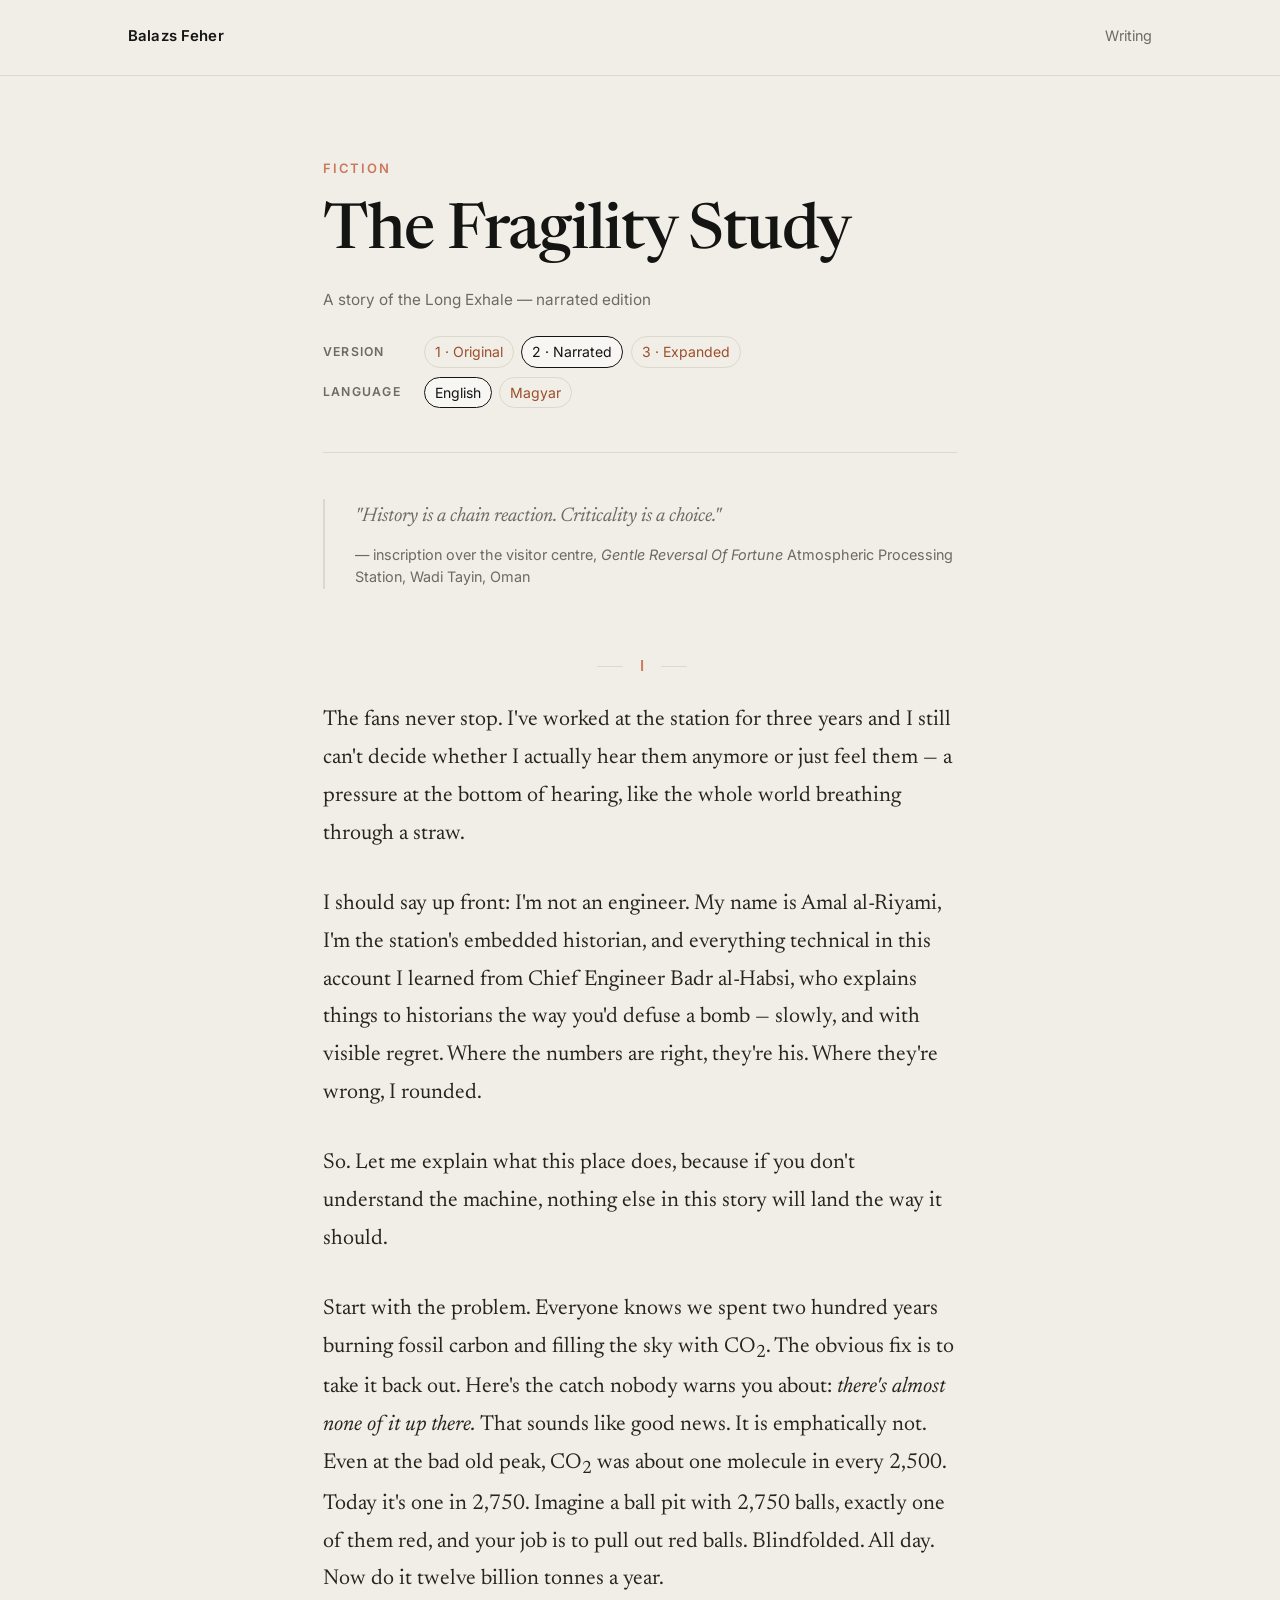
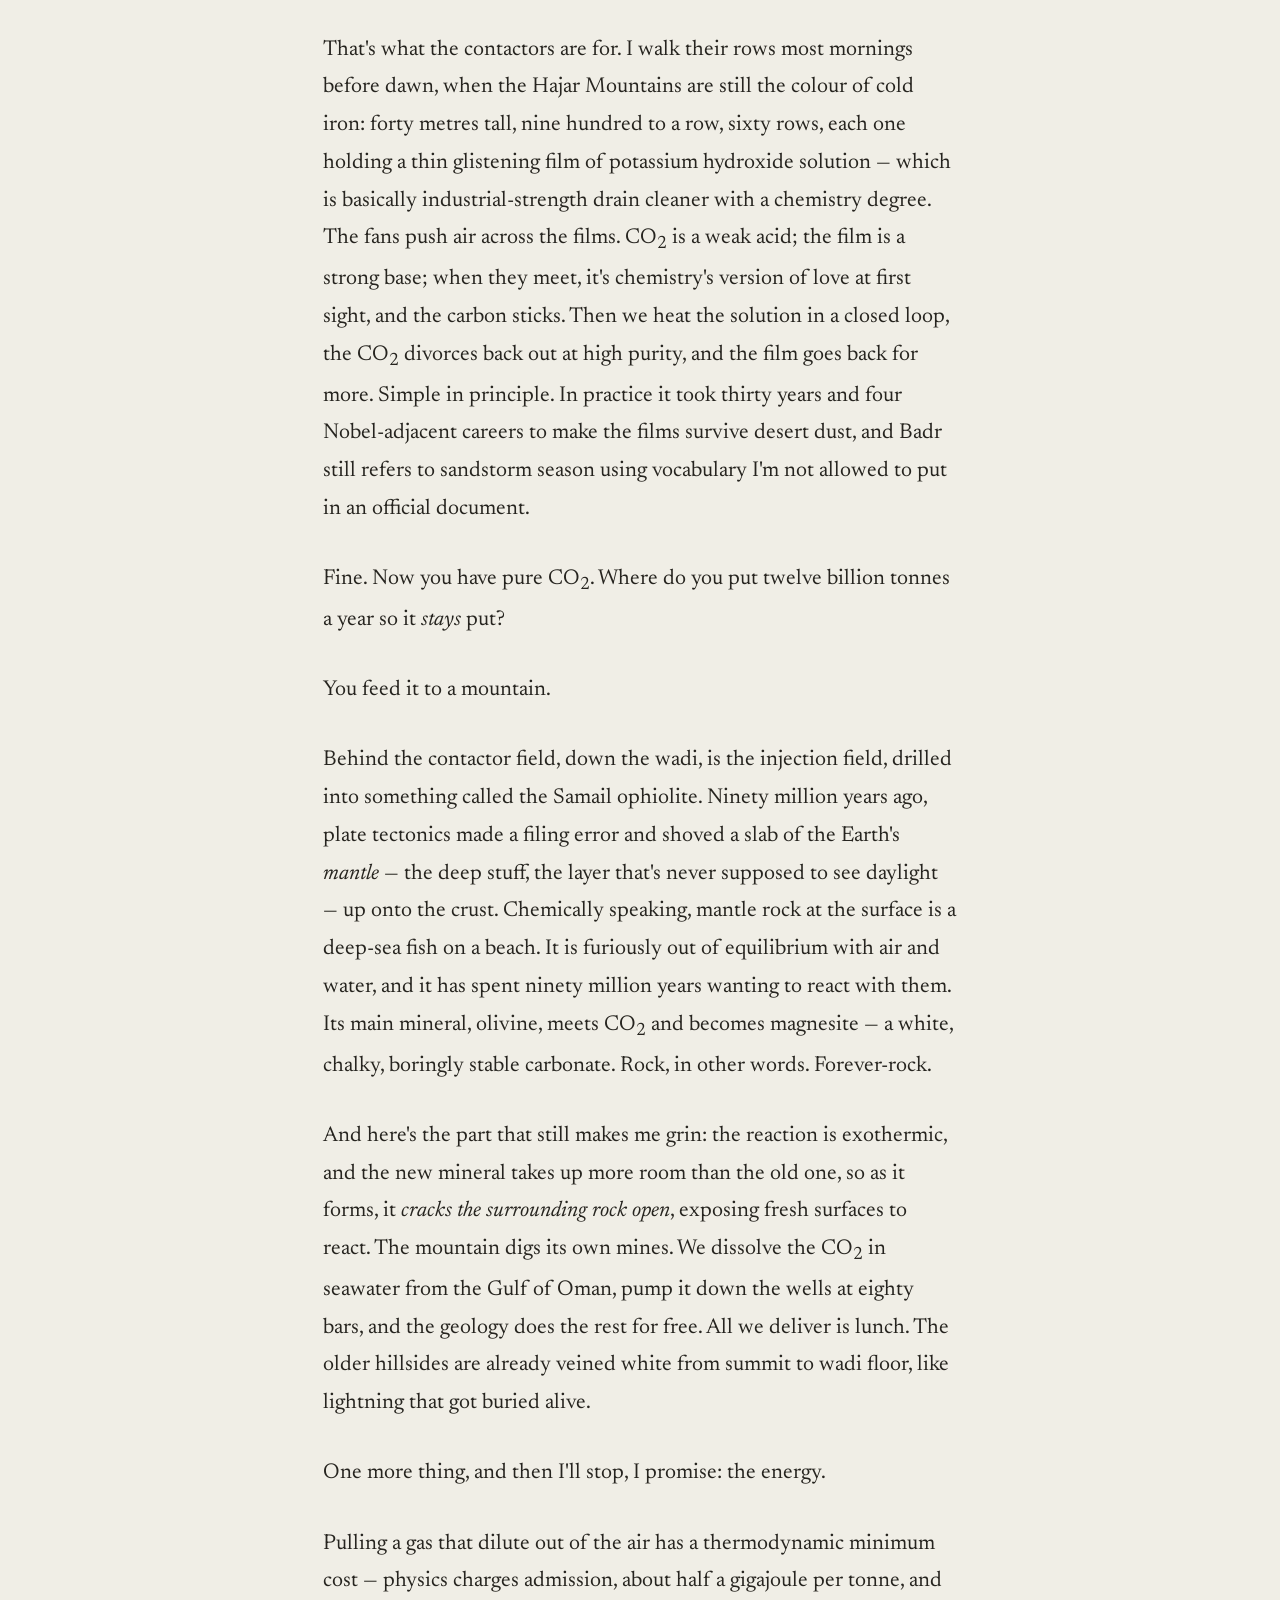
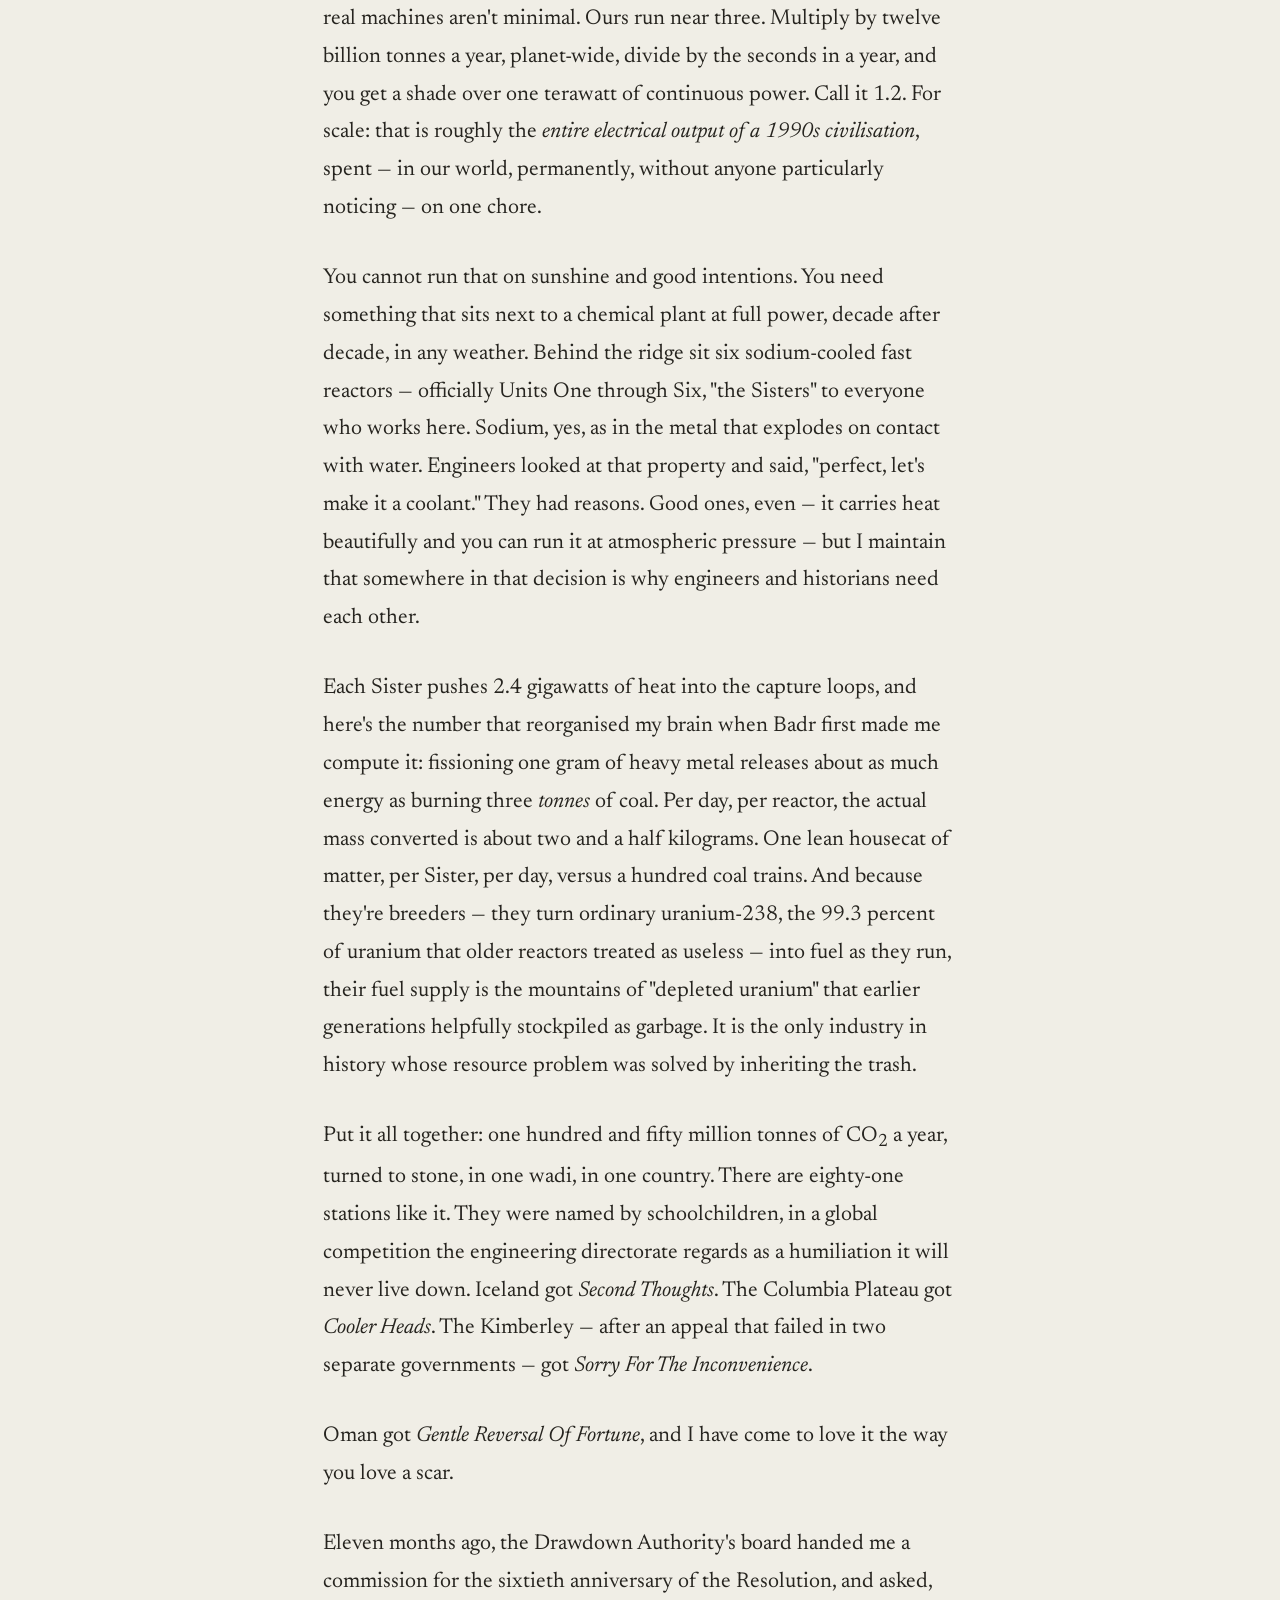
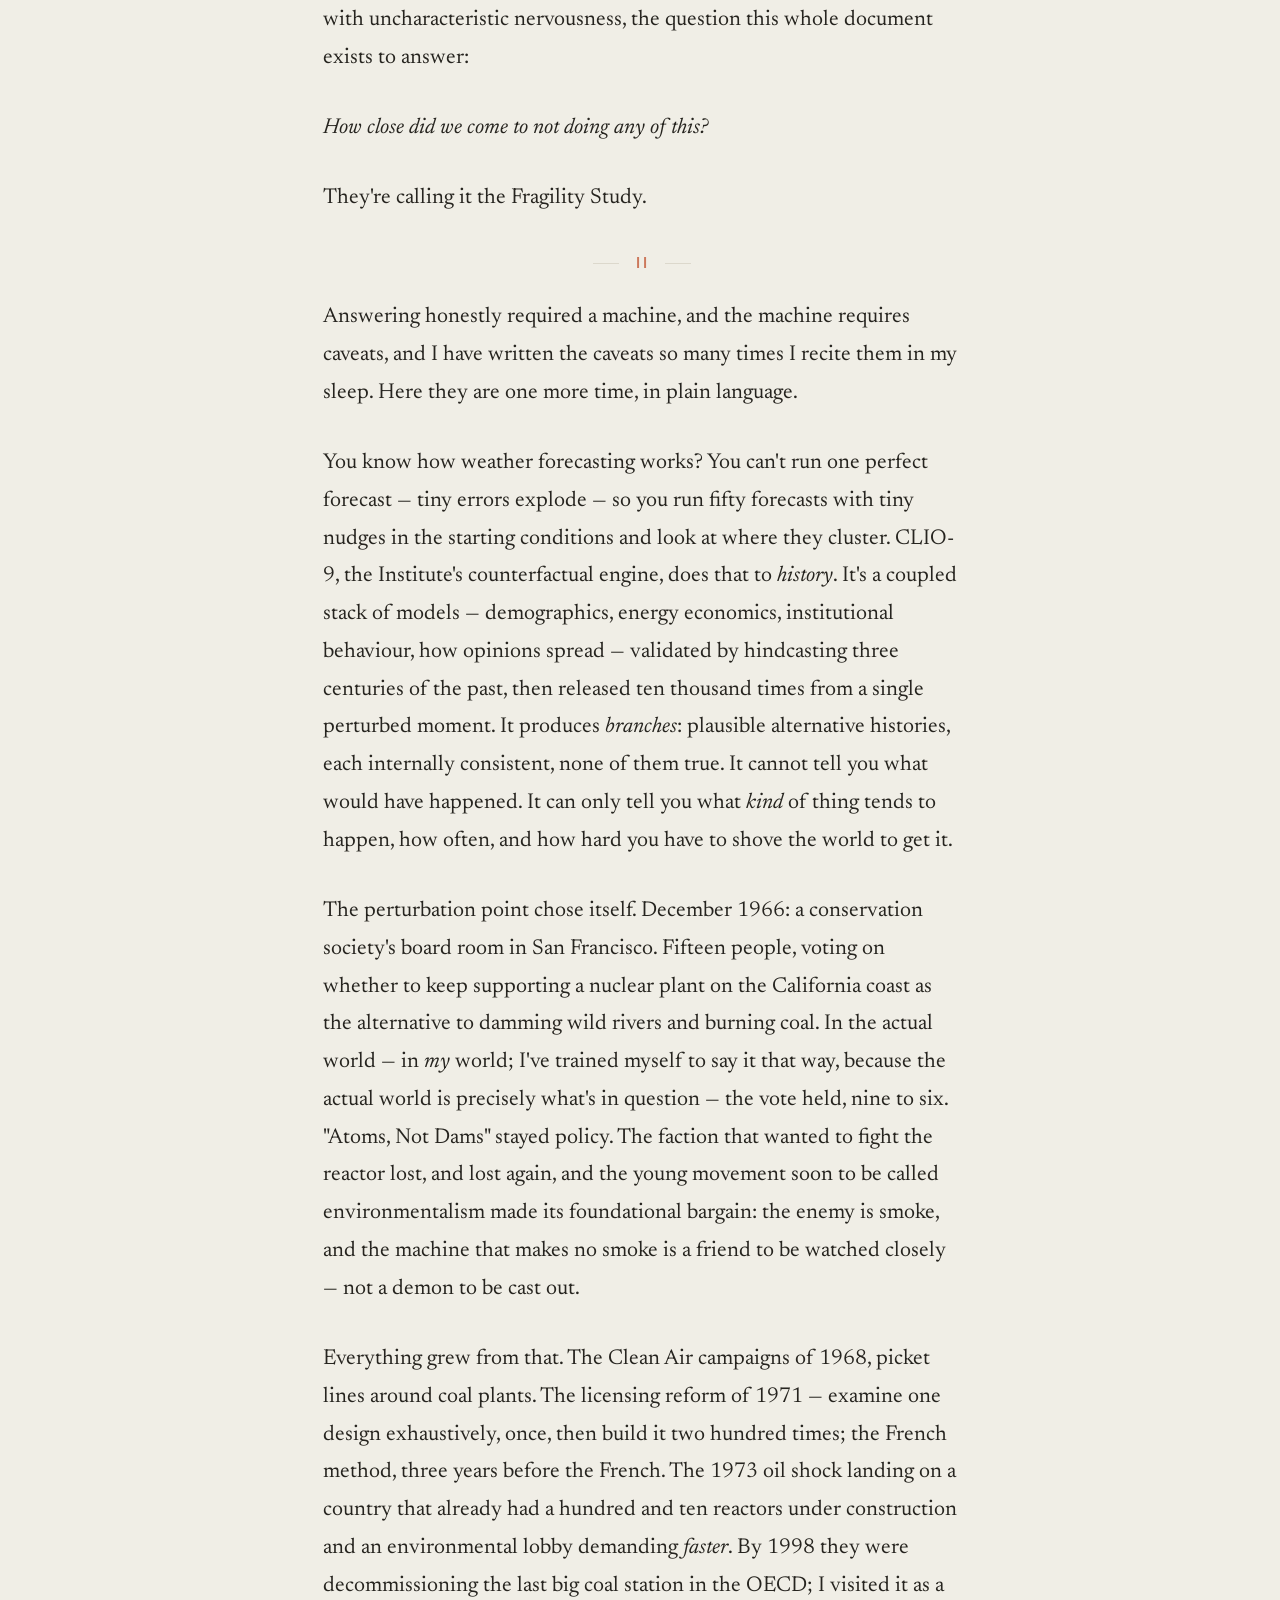
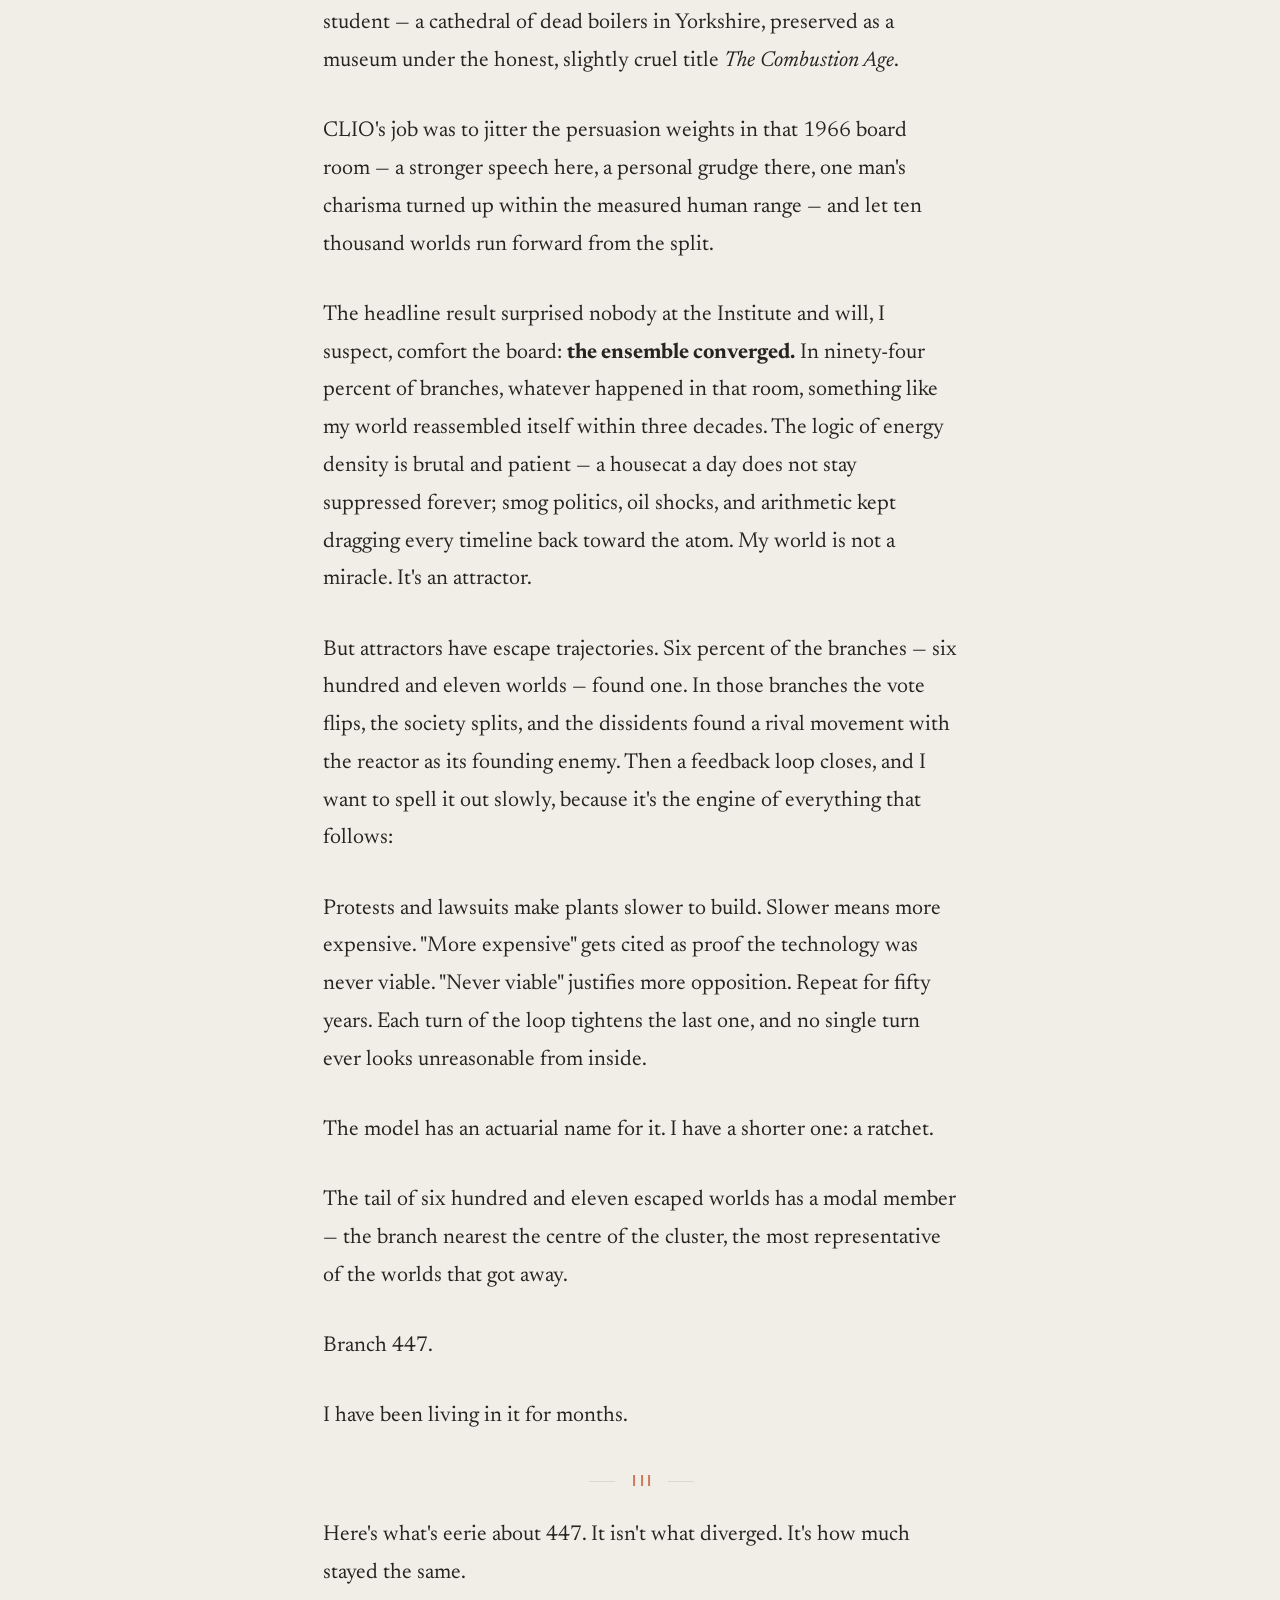
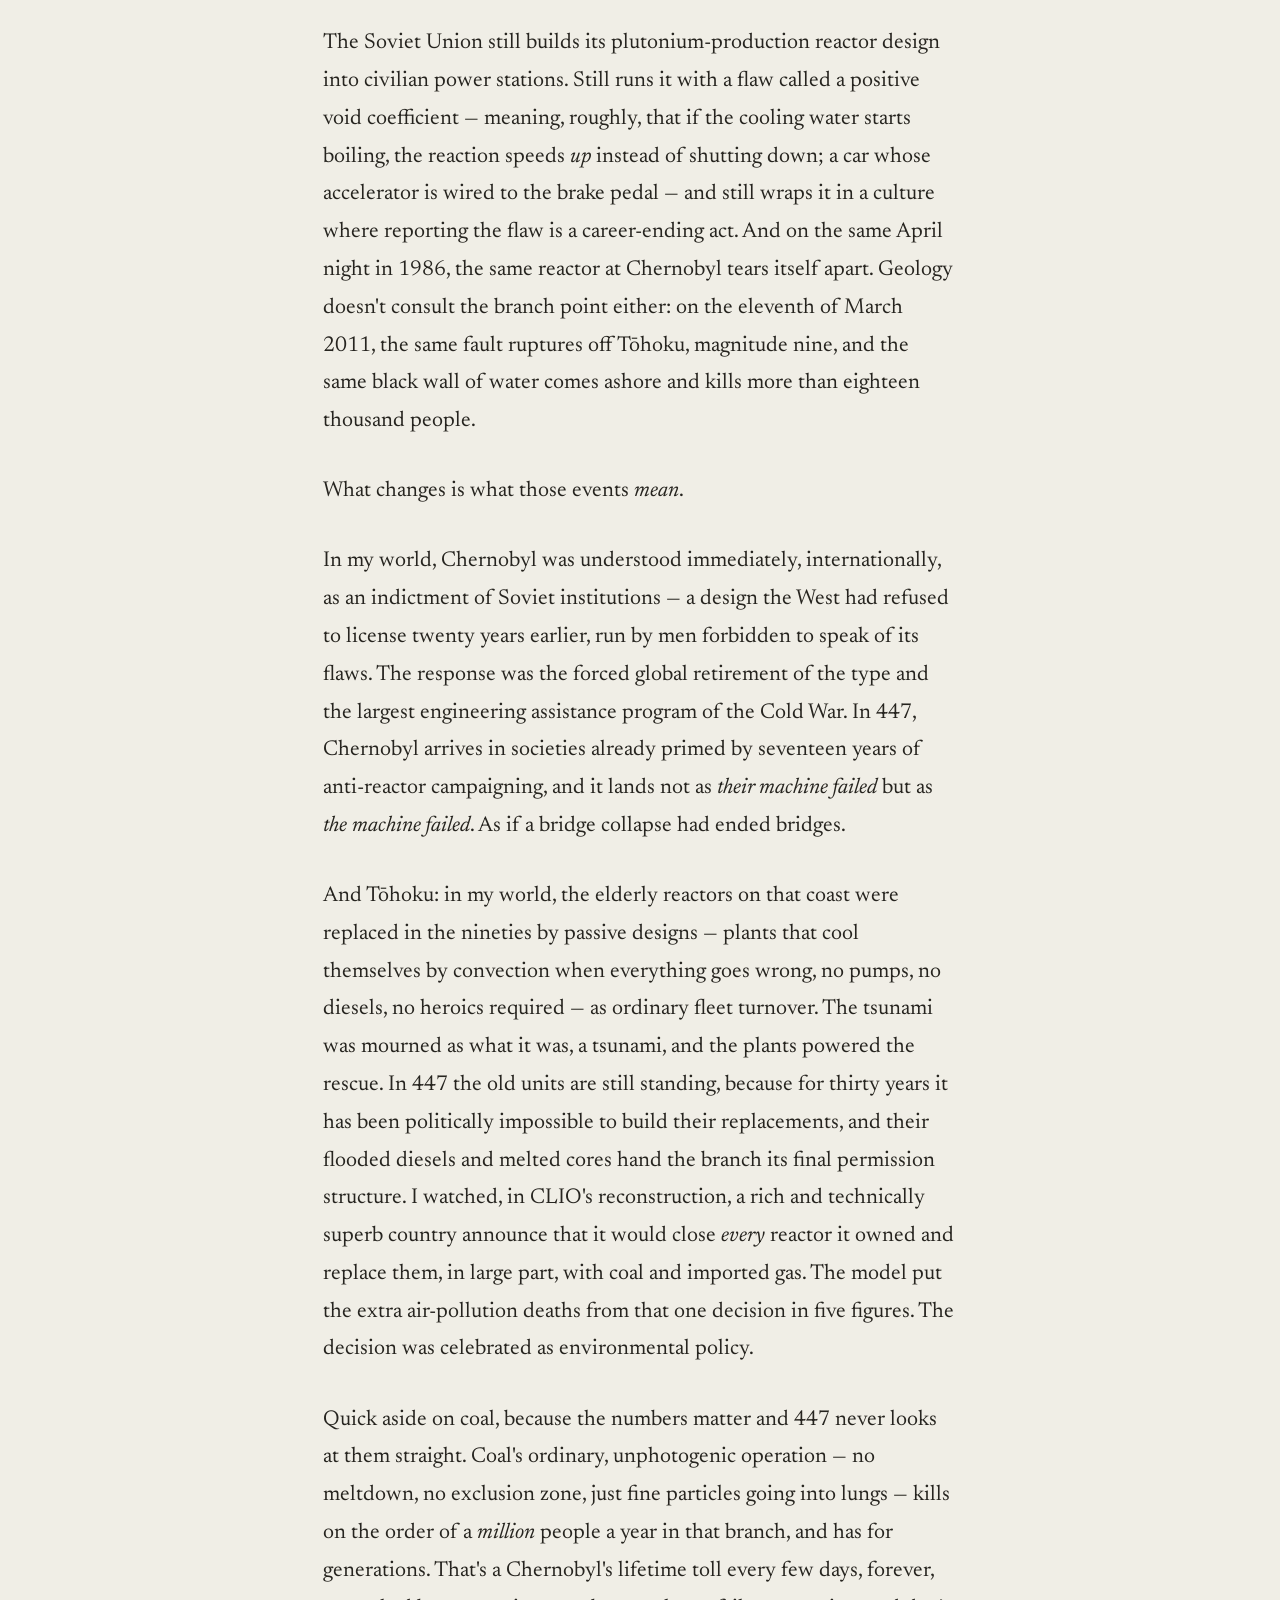
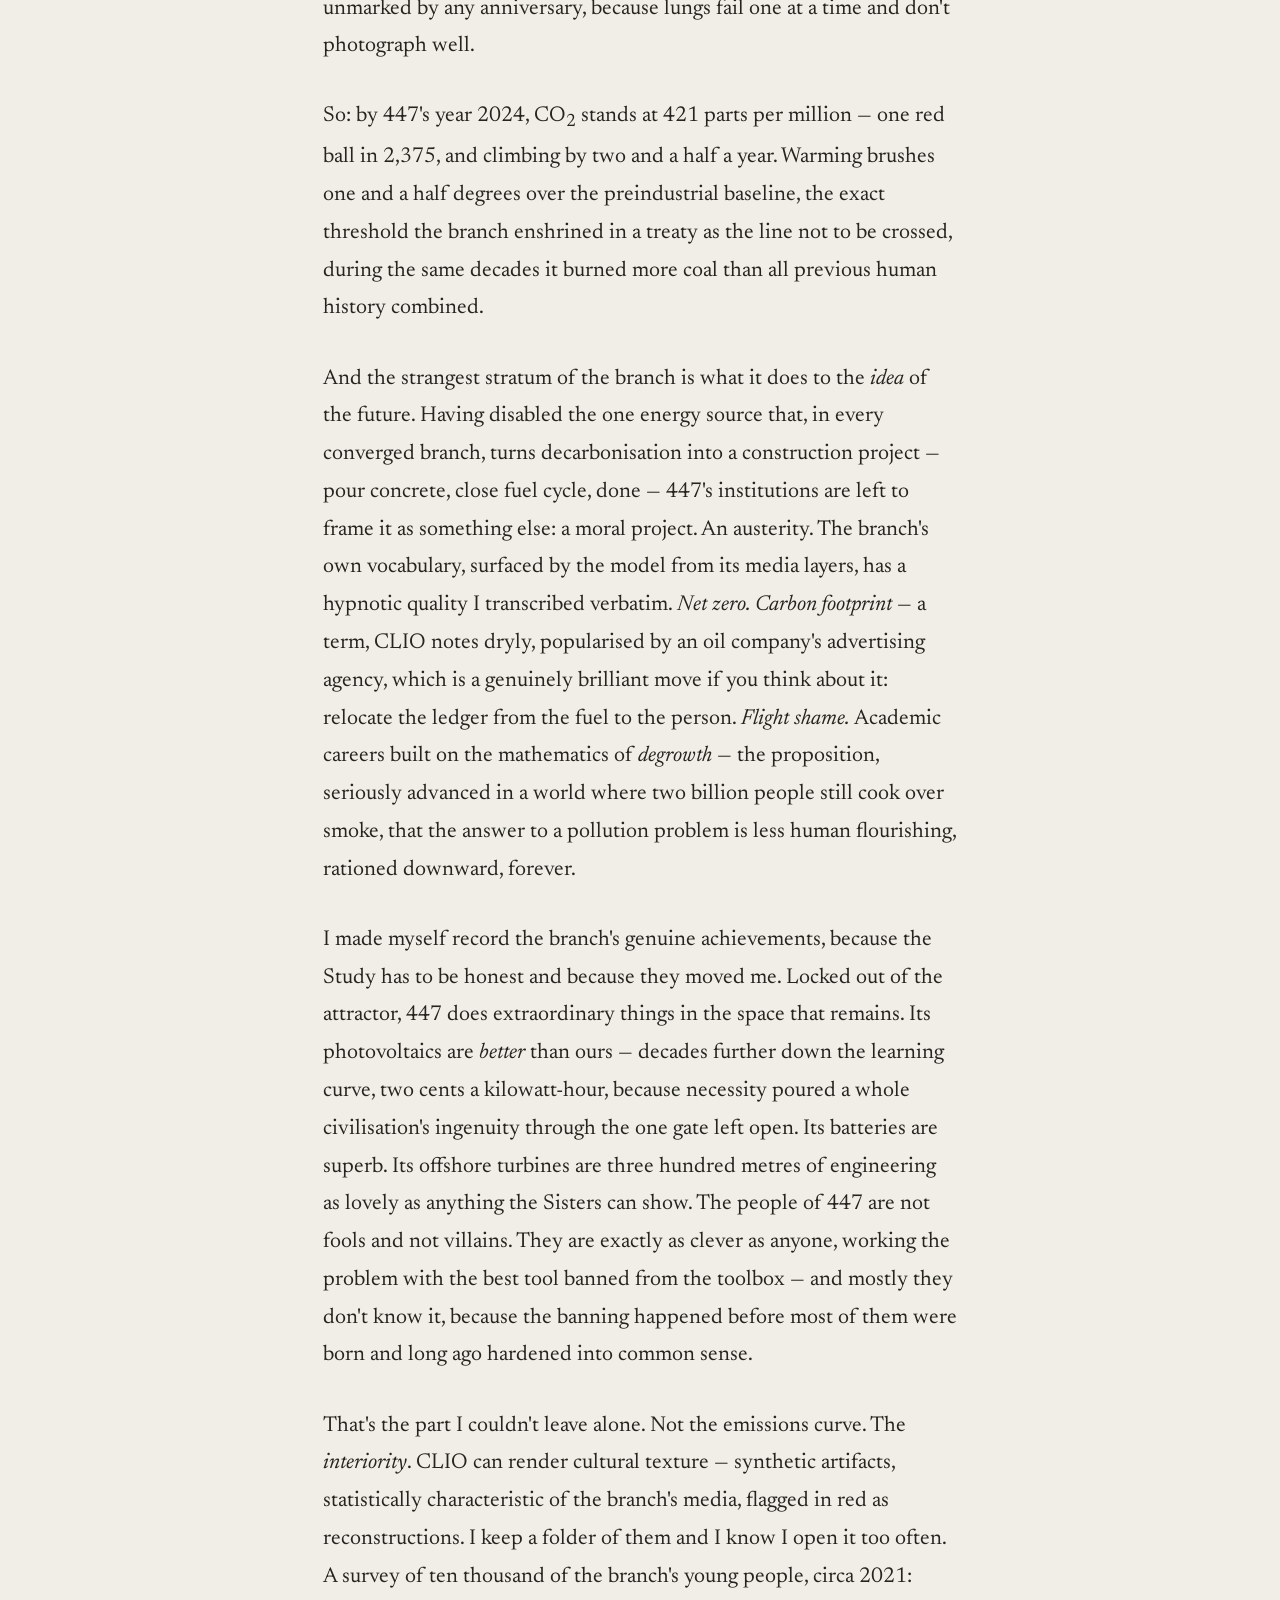
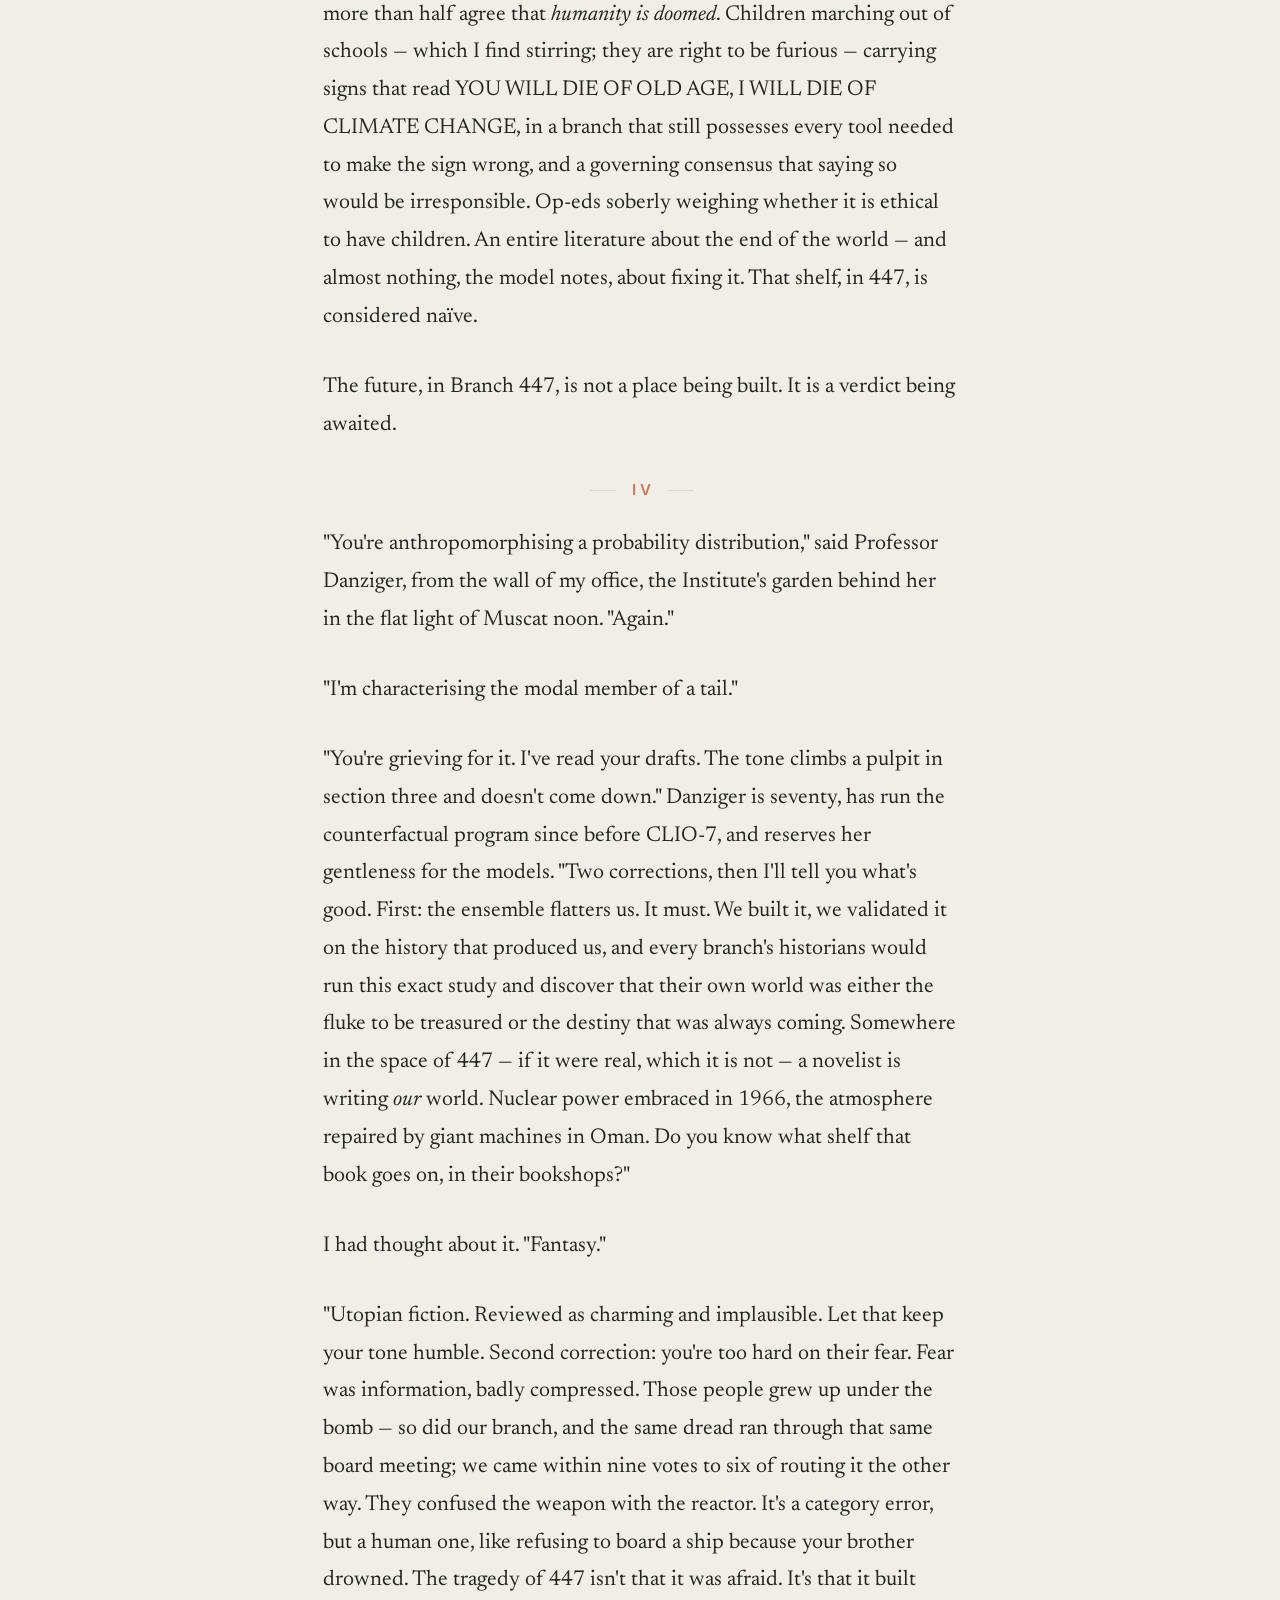
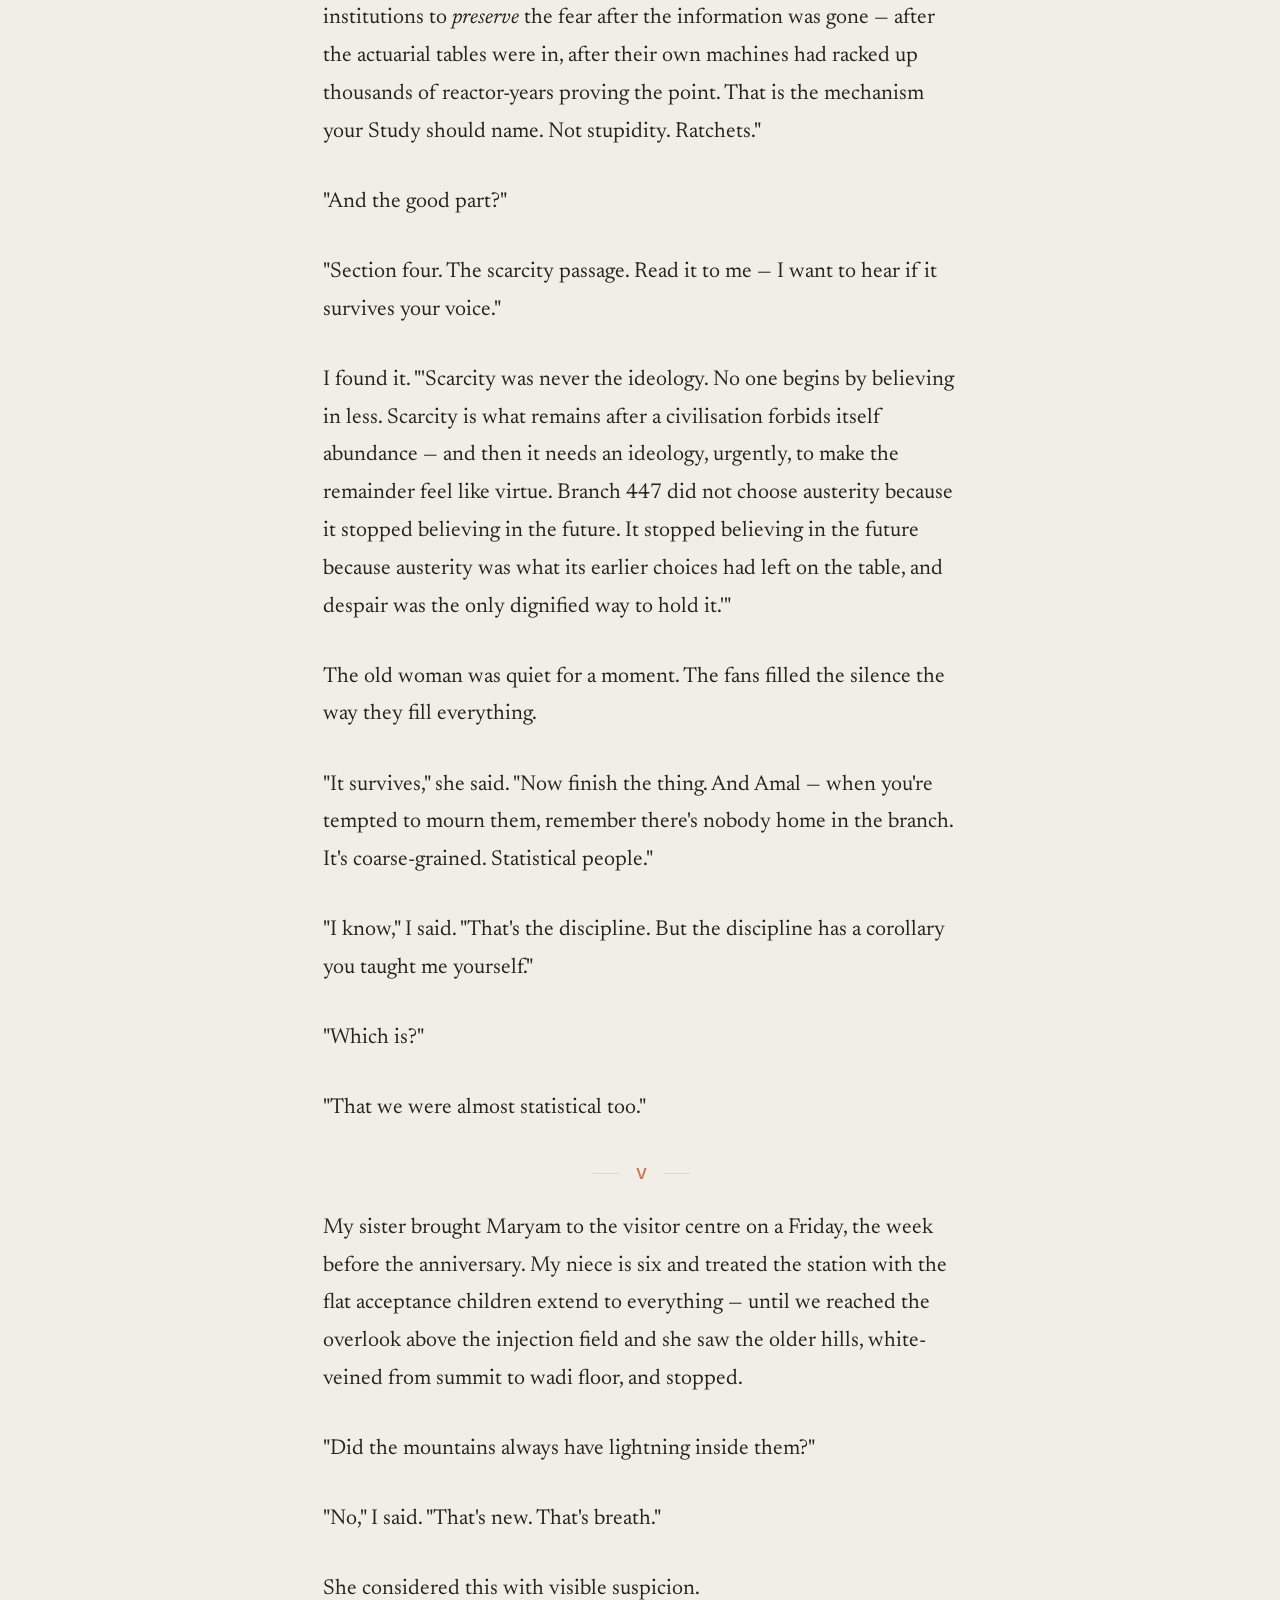
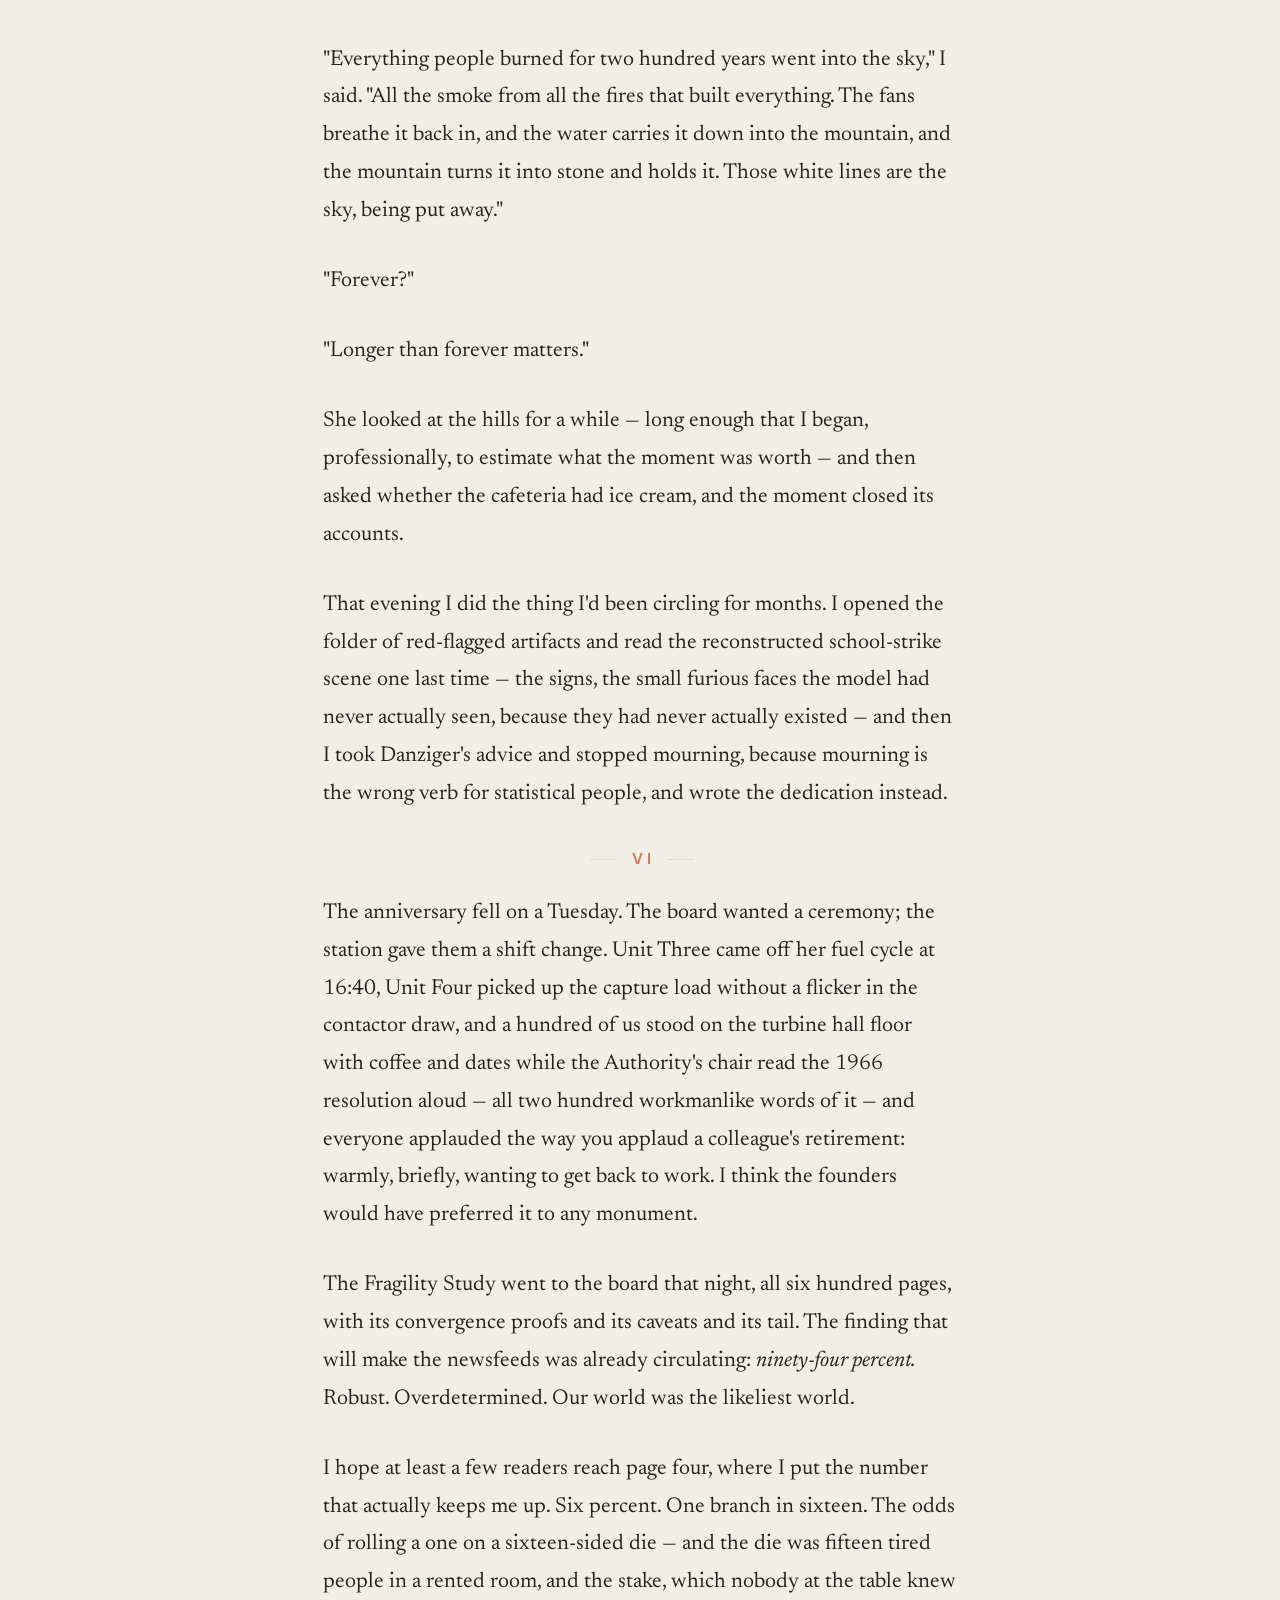
<file: the-fragility-study-narrated.html>
<!DOCTYPE html>
<html lang="en">
<head>
  <meta charset="UTF-8">
  <meta name="viewport" content="width=device-width, initial-scale=1.0">
  <title>The Fragility Study: Narrated Edition — Balazs Feher</title>
  <meta name="description" content="A short story by Balazs Feher. The narrated edition of The Fragility Study: Amal al-Riyami tells it herself, and explains the machine before she explains the history.">
  <link rel="icon" href="data:image/svg+xml,%3Csvg xmlns='http://www.w3.org/2000/svg' viewBox='0 0 32 32'%3E%3Crect width='32' height='32' rx='7' fill='%23cc785c'/%3E%3Ctext x='16' y='22' font-family='Georgia,serif' font-size='18' fill='%23f0eee6' text-anchor='middle'%3EF%3C/text%3E%3C/svg%3E">
  <link rel="alternate" hreflang="en" href="https://feherbalazs.github.io/the-fragility-study-narrated.html">
  <link rel="alternate" hreflang="hu" href="https://feherbalazs.github.io/a-torekenyseg-tanulmany-narralt.html">
  <link rel="preconnect" href="https://fonts.googleapis.com">
  <link rel="preconnect" href="https://fonts.gstatic.com" crossorigin>
  <link rel="stylesheet" href="https://fonts.googleapis.com/css2?family=Inter:wght@400;500;600&family=Newsreader:ital,opsz,wght@0,6..72,300..600;1,6..72,300..500&display=swap">
  <link rel="stylesheet" href="style.css">
</head>
<body>
  <header class="site-header">
    <div class="site-header__inner">
      <a class="site-header__name" href="index.html">Balazs Feher</a>
      <nav class="site-nav"><a href="index.html">Writing</a></nav>
    </div>
  </header>

  <main class="article">
    <p class="eyebrow">Fiction</p>
    <h1 class="article-title">The Fragility Study</h1>
    <p class="article-meta">A story of the Long Exhale — narrated edition</p>

    <div class="editions">
      <p class="editions__row">
        <span class="editions__label">Version</span>
        <a class="pill" href="the-fragility-study-v1.html">1 · Original</a>
        <span class="pill pill--current" aria-current="true">2 · Narrated</span>
        <a class="pill" href="the-fragility-study.html">3 · Expanded</a>
      </p>
      <p class="editions__row">
        <span class="editions__label">Language</span>
        <span class="pill pill--current" aria-current="true">English</span>
        <a class="pill" href="a-torekenyseg-tanulmany-narralt.html" hreflang="hu" lang="hu">Magyar</a>
      </p>
    </div>
    <hr class="article-rule">
    <div class="article-body">

      <blockquote class="epigraph">
        <p>"History is a chain reaction. Criticality is a choice."</p>
        <cite>inscription over the visitor centre, <em>Gentle Reversal Of Fortune</em> Atmospheric Processing Station, Wadi Tayin, Oman</cite>
      </blockquote>

      <p class="section-number">I</p>

      <p>The fans never stop. I've worked at the station for three years and I still can't decide whether I actually hear them anymore or just feel them — a pressure at the bottom of hearing, like the whole world breathing through a straw.</p>
      <p>I should say up front: I'm not an engineer. My name is Amal al-Riyami, I'm the station's embedded historian, and everything technical in this account I learned from Chief Engineer Badr al-Habsi, who explains things to historians the way you'd defuse a bomb — slowly, and with visible regret. Where the numbers are right, they're his. Where they're wrong, I rounded.</p>
      <p>So. Let me explain what this place does, because if you don't understand the machine, nothing else in this story will land the way it should.</p>
      <p>Start with the problem. Everyone knows we spent two hundred years burning fossil carbon and filling the sky with CO<sub>2</sub>. The obvious fix is to take it back out. Here's the catch nobody warns you about: <em>there's almost none of it up there.</em> That sounds like good news. It is emphatically not. Even at the bad old peak, CO<sub>2</sub> was about one molecule in every 2,500. Today it's one in 2,750. Imagine a ball pit with 2,750 balls, exactly one of them red, and your job is to pull out red balls. Blindfolded. All day. Now do it twelve billion tonnes a year.</p>
      <p>That's what the contactors are for. I walk their rows most mornings before dawn, when the Hajar Mountains are still the colour of cold iron: forty metres tall, nine hundred to a row, sixty rows, each one holding a thin glistening film of potassium hydroxide solution — which is basically industrial-strength drain cleaner with a chemistry degree. The fans push air across the films. CO<sub>2</sub> is a weak acid; the film is a strong base; when they meet, it's chemistry's version of love at first sight, and the carbon sticks. Then we heat the solution in a closed loop, the CO<sub>2</sub> divorces back out at high purity, and the film goes back for more. Simple in principle. In practice it took thirty years and four Nobel-adjacent careers to make the films survive desert dust, and Badr still refers to sandstorm season using vocabulary I'm not allowed to put in an official document.</p>
      <p>Fine. Now you have pure CO<sub>2</sub>. Where do you put twelve billion tonnes a year so it <em>stays</em> put?</p>
      <p>You feed it to a mountain.</p>
      <p>Behind the contactor field, down the wadi, is the injection field, drilled into something called the Samail ophiolite. Ninety million years ago, plate tectonics made a filing error and shoved a slab of the Earth's <em>mantle</em> — the deep stuff, the layer that's never supposed to see daylight — up onto the crust. Chemically speaking, mantle rock at the surface is a deep-sea fish on a beach. It is furiously out of equilibrium with air and water, and it has spent ninety million years wanting to react with them. Its main mineral, olivine, meets CO<sub>2</sub> and becomes magnesite — a white, chalky, boringly stable carbonate. Rock, in other words. Forever-rock.</p>
      <p>And here's the part that still makes me grin: the reaction is exothermic, and the new mineral takes up more room than the old one, so as it forms, it <em>cracks the surrounding rock open</em>, exposing fresh surfaces to react. The mountain digs its own mines. We dissolve the CO<sub>2</sub> in seawater from the Gulf of Oman, pump it down the wells at eighty bars, and the geology does the rest for free. All we deliver is lunch. The older hillsides are already veined white from summit to wadi floor, like lightning that got buried alive.</p>
      <p>One more thing, and then I'll stop, I promise: the energy.</p>
      <p>Pulling a gas that dilute out of the air has a thermodynamic minimum cost — physics charges admission, about half a gigajoule per tonne, and real machines aren't minimal. Ours run near three. Multiply by twelve billion tonnes a year, planet-wide, divide by the seconds in a year, and you get a shade over one terawatt of continuous power. Call it 1.2. For scale: that is roughly the <em>entire electrical output of a 1990s civilisation</em>, spent — in our world, permanently, without anyone particularly noticing — on one chore.</p>
      <p>You cannot run that on sunshine and good intentions. You need something that sits next to a chemical plant at full power, decade after decade, in any weather. Behind the ridge sit six sodium-cooled fast reactors — officially Units One through Six, "the Sisters" to everyone who works here. Sodium, yes, as in the metal that explodes on contact with water. Engineers looked at that property and said, "perfect, let's make it a coolant." They had reasons. Good ones, even — it carries heat beautifully and you can run it at atmospheric pressure — but I maintain that somewhere in that decision is why engineers and historians need each other.</p>
      <p>Each Sister pushes 2.4 gigawatts of heat into the capture loops, and here's the number that reorganised my brain when Badr first made me compute it: fissioning one gram of heavy metal releases about as much energy as burning three <em>tonnes</em> of coal. Per day, per reactor, the actual mass converted is about two and a half kilograms. One lean housecat of matter, per Sister, per day, versus a hundred coal trains. And because they're breeders — they turn ordinary uranium-238, the 99.3 percent of uranium that older reactors treated as useless — into fuel as they run, their fuel supply is the mountains of "depleted uranium" that earlier generations helpfully stockpiled as garbage. It is the only industry in history whose resource problem was solved by inheriting the trash.</p>
      <p>Put it all together: one hundred and fifty million tonnes of CO<sub>2</sub> a year, turned to stone, in one wadi, in one country. There are eighty-one stations like it. They were named by schoolchildren, in a global competition the engineering directorate regards as a humiliation it will never live down. Iceland got <em>Second Thoughts</em>. The Columbia Plateau got <em>Cooler Heads</em>. The Kimberley — after an appeal that failed in two separate governments — got <em>Sorry For The Inconvenience</em>.</p>
      <p>Oman got <em>Gentle Reversal Of Fortune</em>, and I have come to love it the way you love a scar.</p>
      <p>Eleven months ago, the Drawdown Authority's board handed me a commission for the sixtieth anniversary of the Resolution, and asked, with uncharacteristic nervousness, the question this whole document exists to answer:</p>
      <p><em>How close did we come to not doing any of this?</em></p>
      <p>They're calling it the Fragility Study.</p>

      <p class="section-number">II</p>

      <p>Answering honestly required a machine, and the machine requires caveats, and I have written the caveats so many times I recite them in my sleep. Here they are one more time, in plain language.</p>
      <p>You know how weather forecasting works? You can't run one perfect forecast — tiny errors explode — so you run fifty forecasts with tiny nudges in the starting conditions and look at where they cluster. CLIO-9, the Institute's counterfactual engine, does that to <em>history</em>. It's a coupled stack of models — demographics, energy economics, institutional behaviour, how opinions spread — validated by hindcasting three centuries of the past, then released ten thousand times from a single perturbed moment. It produces <em>branches</em>: plausible alternative histories, each internally consistent, none of them true. It cannot tell you what would have happened. It can only tell you what <em>kind</em> of thing tends to happen, how often, and how hard you have to shove the world to get it.</p>
      <p>The perturbation point chose itself. December 1966: a conservation society's board room in San Francisco. Fifteen people, voting on whether to keep supporting a nuclear plant on the California coast as the alternative to damming wild rivers and burning coal. In the actual world — in <em>my</em> world; I've trained myself to say it that way, because the actual world is precisely what's in question — the vote held, nine to six. "Atoms, Not Dams" stayed policy. The faction that wanted to fight the reactor lost, and lost again, and the young movement soon to be called environmentalism made its foundational bargain: the enemy is smoke, and the machine that makes no smoke is a friend to be watched closely — not a demon to be cast out.</p>
      <p>Everything grew from that. The Clean Air campaigns of 1968, picket lines around coal plants. The licensing reform of 1971 — examine one design exhaustively, once, then build it two hundred times; the French method, three years before the French. The 1973 oil shock landing on a country that already had a hundred and ten reactors under construction and an environmental lobby demanding <em>faster</em>. By 1998 they were decommissioning the last big coal station in the OECD; I visited it as a student — a cathedral of dead boilers in Yorkshire, preserved as a museum under the honest, slightly cruel title <em>The Combustion Age</em>.</p>
      <p>CLIO's job was to jitter the persuasion weights in that 1966 board room — a stronger speech here, a personal grudge there, one man's charisma turned up within the measured human range — and let ten thousand worlds run forward from the split.</p>
      <p>The headline result surprised nobody at the Institute and will, I suspect, comfort the board: <strong>the ensemble converged.</strong> In ninety-four percent of branches, whatever happened in that room, something like my world reassembled itself within three decades. The logic of energy density is brutal and patient — a housecat a day does not stay suppressed forever; smog politics, oil shocks, and arithmetic kept dragging every timeline back toward the atom. My world is not a miracle. It's an attractor.</p>
      <p>But attractors have escape trajectories. Six percent of the branches — six hundred and eleven worlds — found one. In those branches the vote flips, the society splits, and the dissidents found a rival movement with the reactor as its founding enemy. Then a feedback loop closes, and I want to spell it out slowly, because it's the engine of everything that follows:</p>
      <p>Protests and lawsuits make plants slower to build. Slower means more expensive. "More expensive" gets cited as proof the technology was never viable. "Never viable" justifies more opposition. Repeat for fifty years. Each turn of the loop tightens the last one, and no single turn ever looks unreasonable from inside.</p>
      <p>The model has an actuarial name for it. I have a shorter one: a ratchet.</p>
      <p>The tail of six hundred and eleven escaped worlds has a modal member — the branch nearest the centre of the cluster, the most representative of the worlds that got away.</p>
      <p>Branch 447.</p>
      <p>I have been living in it for months.</p>

      <p class="section-number">III</p>

      <p>Here's what's eerie about 447. It isn't what diverged. It's how much stayed the same.</p>
      <p>The Soviet Union still builds its plutonium-production reactor design into civilian power stations. Still runs it with a flaw called a positive void coefficient — meaning, roughly, that if the cooling water starts boiling, the reaction speeds <em>up</em> instead of shutting down; a car whose accelerator is wired to the brake pedal — and still wraps it in a culture where reporting the flaw is a career-ending act. And on the same April night in 1986, the same reactor at Chernobyl tears itself apart. Geology doesn't consult the branch point either: on the eleventh of March 2011, the same fault ruptures off Tōhoku, magnitude nine, and the same black wall of water comes ashore and kills more than eighteen thousand people.</p>
      <p>What changes is what those events <em>mean</em>.</p>
      <p>In my world, Chernobyl was understood immediately, internationally, as an indictment of Soviet institutions — a design the West had refused to license twenty years earlier, run by men forbidden to speak of its flaws. The response was the forced global retirement of the type and the largest engineering assistance program of the Cold War. In 447, Chernobyl arrives in societies already primed by seventeen years of anti-reactor campaigning, and it lands not as <em>their machine failed</em> but as <em>the machine failed</em>. As if a bridge collapse had ended bridges.</p>
      <p>And Tōhoku: in my world, the elderly reactors on that coast were replaced in the nineties by passive designs — plants that cool themselves by convection when everything goes wrong, no pumps, no diesels, no heroics required — as ordinary fleet turnover. The tsunami was mourned as what it was, a tsunami, and the plants powered the rescue. In 447 the old units are still standing, because for thirty years it has been politically impossible to build their replacements, and their flooded diesels and melted cores hand the branch its final permission structure. I watched, in CLIO's reconstruction, a rich and technically superb country announce that it would close <em>every</em> reactor it owned and replace them, in large part, with coal and imported gas. The model put the extra air-pollution deaths from that one decision in five figures. The decision was celebrated as environmental policy.</p>
      <p>Quick aside on coal, because the numbers matter and 447 never looks at them straight. Coal's ordinary, unphotogenic operation — no meltdown, no exclusion zone, just fine particles going into lungs — kills on the order of a <em>million</em> people a year in that branch, and has for generations. That's a Chernobyl's lifetime toll every few days, forever, unmarked by any anniversary, because lungs fail one at a time and don't photograph well.</p>
      <p>So: by 447's year 2024, CO<sub>2</sub> stands at 421 parts per million — one red ball in 2,375, and climbing by two and a half a year. Warming brushes one and a half degrees over the preindustrial baseline, the exact threshold the branch enshrined in a treaty as the line not to be crossed, during the same decades it burned more coal than all previous human history combined.</p>
      <p>And the strangest stratum of the branch is what it does to the <em>idea</em> of the future. Having disabled the one energy source that, in every converged branch, turns decarbonisation into a construction project — pour concrete, close fuel cycle, done — 447's institutions are left to frame it as something else: a moral project. An austerity. The branch's own vocabulary, surfaced by the model from its media layers, has a hypnotic quality I transcribed verbatim. <em>Net zero. Carbon footprint</em> — a term, CLIO notes dryly, popularised by an oil company's advertising agency, which is a genuinely brilliant move if you think about it: relocate the ledger from the fuel to the person. <em>Flight shame.</em> Academic careers built on the mathematics of <em>degrowth</em> — the proposition, seriously advanced in a world where two billion people still cook over smoke, that the answer to a pollution problem is less human flourishing, rationed downward, forever.</p>
      <p>I made myself record the branch's genuine achievements, because the Study has to be honest and because they moved me. Locked out of the attractor, 447 does extraordinary things in the space that remains. Its photovoltaics are <em>better</em> than ours — decades further down the learning curve, two cents a kilowatt-hour, because necessity poured a whole civilisation's ingenuity through the one gate left open. Its batteries are superb. Its offshore turbines are three hundred metres of engineering as lovely as anything the Sisters can show. The people of 447 are not fools and not villains. They are exactly as clever as anyone, working the problem with the best tool banned from the toolbox — and mostly they don't know it, because the banning happened before most of them were born and long ago hardened into common sense.</p>
      <p>That's the part I couldn't leave alone. Not the emissions curve. The <em>interiority</em>. CLIO can render cultural texture — synthetic artifacts, statistically characteristic of the branch's media, flagged in red as reconstructions. I keep a folder of them and I know I open it too often. A survey of ten thousand of the branch's young people, circa 2021: more than half agree that <em>humanity is doomed</em>. Children marching out of schools — which I find stirring; they are right to be furious — carrying signs that read YOU WILL DIE OF OLD AGE, I WILL DIE OF CLIMATE CHANGE, in a branch that still possesses every tool needed to make the sign wrong, and a governing consensus that saying so would be irresponsible. Op-eds soberly weighing whether it is ethical to have children. An entire literature about the end of the world — and almost nothing, the model notes, about fixing it. That shelf, in 447, is considered naïve.</p>
      <p>The future, in Branch 447, is not a place being built. It is a verdict being awaited.</p>

      <p class="section-number">IV</p>

      <p>"You're anthropomorphising a probability distribution," said Professor Danziger, from the wall of my office, the Institute's garden behind her in the flat light of Muscat noon. "Again."</p>
      <p>"I'm characterising the modal member of a tail."</p>
      <p>"You're grieving for it. I've read your drafts. The tone climbs a pulpit in section three and doesn't come down." Danziger is seventy, has run the counterfactual program since before CLIO-7, and reserves her gentleness for the models. "Two corrections, then I'll tell you what's good. First: the ensemble flatters us. It must. We built it, we validated it on the history that produced us, and every branch's historians would run this exact study and discover that their own world was either the fluke to be treasured or the destiny that was always coming. Somewhere in the space of 447 — if it were real, which it is not — a novelist is writing <em>our</em> world. Nuclear power embraced in 1966, the atmosphere repaired by giant machines in Oman. Do you know what shelf that book goes on, in their bookshops?"</p>
      <p>I had thought about it. "Fantasy."</p>
      <p>"Utopian fiction. Reviewed as charming and implausible. Let that keep your tone humble. Second correction: you're too hard on their fear. Fear was information, badly compressed. Those people grew up under the bomb — so did our branch, and the same dread ran through that same board meeting; we came within nine votes to six of routing it the other way. They confused the weapon with the reactor. It's a category error, but a human one, like refusing to board a ship because your brother drowned. The tragedy of 447 isn't that it was afraid. It's that it built institutions to <em>preserve</em> the fear after the information was gone — after the actuarial tables were in, after their own machines had racked up thousands of reactor-years proving the point. That is the mechanism your Study should name. Not stupidity. Ratchets."</p>
      <p>"And the good part?"</p>
      <p>"Section four. The scarcity passage. Read it to me — I want to hear if it survives your voice."</p>
      <p>I found it. "'Scarcity was never the ideology. No one begins by believing in less. Scarcity is what remains after a civilisation forbids itself abundance — and then it needs an ideology, urgently, to make the remainder feel like virtue. Branch 447 did not choose austerity because it stopped believing in the future. It stopped believing in the future because austerity was what its earlier choices had left on the table, and despair was the only dignified way to hold it.'"</p>
      <p>The old woman was quiet for a moment. The fans filled the silence the way they fill everything.</p>
      <p>"It survives," she said. "Now finish the thing. And Amal — when you're tempted to mourn them, remember there's nobody home in the branch. It's coarse-grained. Statistical people."</p>
      <p>"I know," I said. "That's the discipline. But the discipline has a corollary you taught me yourself."</p>
      <p>"Which is?"</p>
      <p>"That we were almost statistical too."</p>

      <p class="section-number">V</p>

      <p>My sister brought Maryam to the visitor centre on a Friday, the week before the anniversary. My niece is six and treated the station with the flat acceptance children extend to everything — until we reached the overlook above the injection field and she saw the older hills, white-veined from summit to wadi floor, and stopped.</p>
      <p>"Did the mountains always have lightning inside them?"</p>
      <p>"No," I said. "That's new. That's breath."</p>
      <p>She considered this with visible suspicion.</p>
      <p>"Everything people burned for two hundred years went into the sky," I said. "All the smoke from all the fires that built everything. The fans breathe it back in, and the water carries it down into the mountain, and the mountain turns it into stone and holds it. Those white lines are the sky, being put away."</p>
      <p>"Forever?"</p>
      <p>"Longer than forever matters."</p>
      <p>She looked at the hills for a while — long enough that I began, professionally, to estimate what the moment was worth — and then asked whether the cafeteria had ice cream, and the moment closed its accounts.</p>
      <p>That evening I did the thing I'd been circling for months. I opened the folder of red-flagged artifacts and read the reconstructed school-strike scene one last time — the signs, the small furious faces the model had never actually seen, because they had never actually existed — and then I took Danziger's advice and stopped mourning, because mourning is the wrong verb for statistical people, and wrote the dedication instead.</p>

      <p class="section-number">VI</p>

      <p>The anniversary fell on a Tuesday. The board wanted a ceremony; the station gave them a shift change. Unit Three came off her fuel cycle at 16:40, Unit Four picked up the capture load without a flicker in the contactor draw, and a hundred of us stood on the turbine hall floor with coffee and dates while the Authority's chair read the 1966 resolution aloud — all two hundred workmanlike words of it — and everyone applauded the way you applaud a colleague's retirement: warmly, briefly, wanting to get back to work. I think the founders would have preferred it to any monument.</p>
      <p>The Fragility Study went to the board that night, all six hundred pages, with its convergence proofs and its caveats and its tail. The finding that will make the newsfeeds was already circulating: <em>ninety-four percent.</em> Robust. Overdetermined. Our world was the likeliest world.</p>
      <p>I hope at least a few readers reach page four, where I put the number that actually keeps me up. Six percent. One branch in sixteen. The odds of rolling a one on a sixteen-sided die — and the die was fifteen tired people in a rented room, and the stake, which nobody at the table knew had been placed, was everything outside my window tonight: the Sisters, the fans, the white lightning in the hills, twelve billion tonnes a year turning back into stone, and a niece who will grow up finding the repair of the sky <em>boring</em>.</p>
      <p>I walked out through the contactor rows at midnight. The Milky Way stood over the Hajar undimmed; the desalination coast glowed faintly to the north; high up, a synfuel freighter's lights crawled toward Karachi, burning kerosene assembled from this very air — carbon borrowed and returned, the loop closed. In the corner of my eye the counter did what it does every thirty seconds, which is the most important thing happening anywhere:</p>

      <p class="readout">CO<sub>2</sub> 361.79 ppm &#9660;</p>

      <p>Somewhere in the ensemble — nowhere, I corrected myself; by construction, <em>nowhere</em> — it was 421 and climbing, and clever, frightened, well-meaning people were rationing their futures in units of guilt and calling it responsibility. And some of them, statistically, were marching, and writing, and building superb machines through the one gate left open, and refusing the verdict.</p>
      <p>The dedication took me one draft:</p>

      <p class="dedication">For the branches that had to do it the hard way — and for everyone in them, statistical or otherwise, who looked at a problem the size of the sky and reached for a tool instead of a hair shirt. The fragility ran both ways. So does the repair.</p>

      <p>Behind me the fans breathed in, the way they have for twelve years and will for thirteen more, until the number says 350 and the Long Exhale ends and the machines of the drawdown are retired one by one to stand in the wadis as museums — with, if the schoolchildren have their way, even worse names.</p>
      <p>I went back inside to work.</p>

      <p class="story-end">&mdash; end &mdash;</p>

    </div>
    <footer class="article-foot">
      <a class="back-link" href="index.html">&larr; More writing</a>
    </footer>
  </main>

  <footer class="site-footer">
    <p>&copy; 2026 Balazs Feher</p>
  </footer>
</body>
</html>
</file>
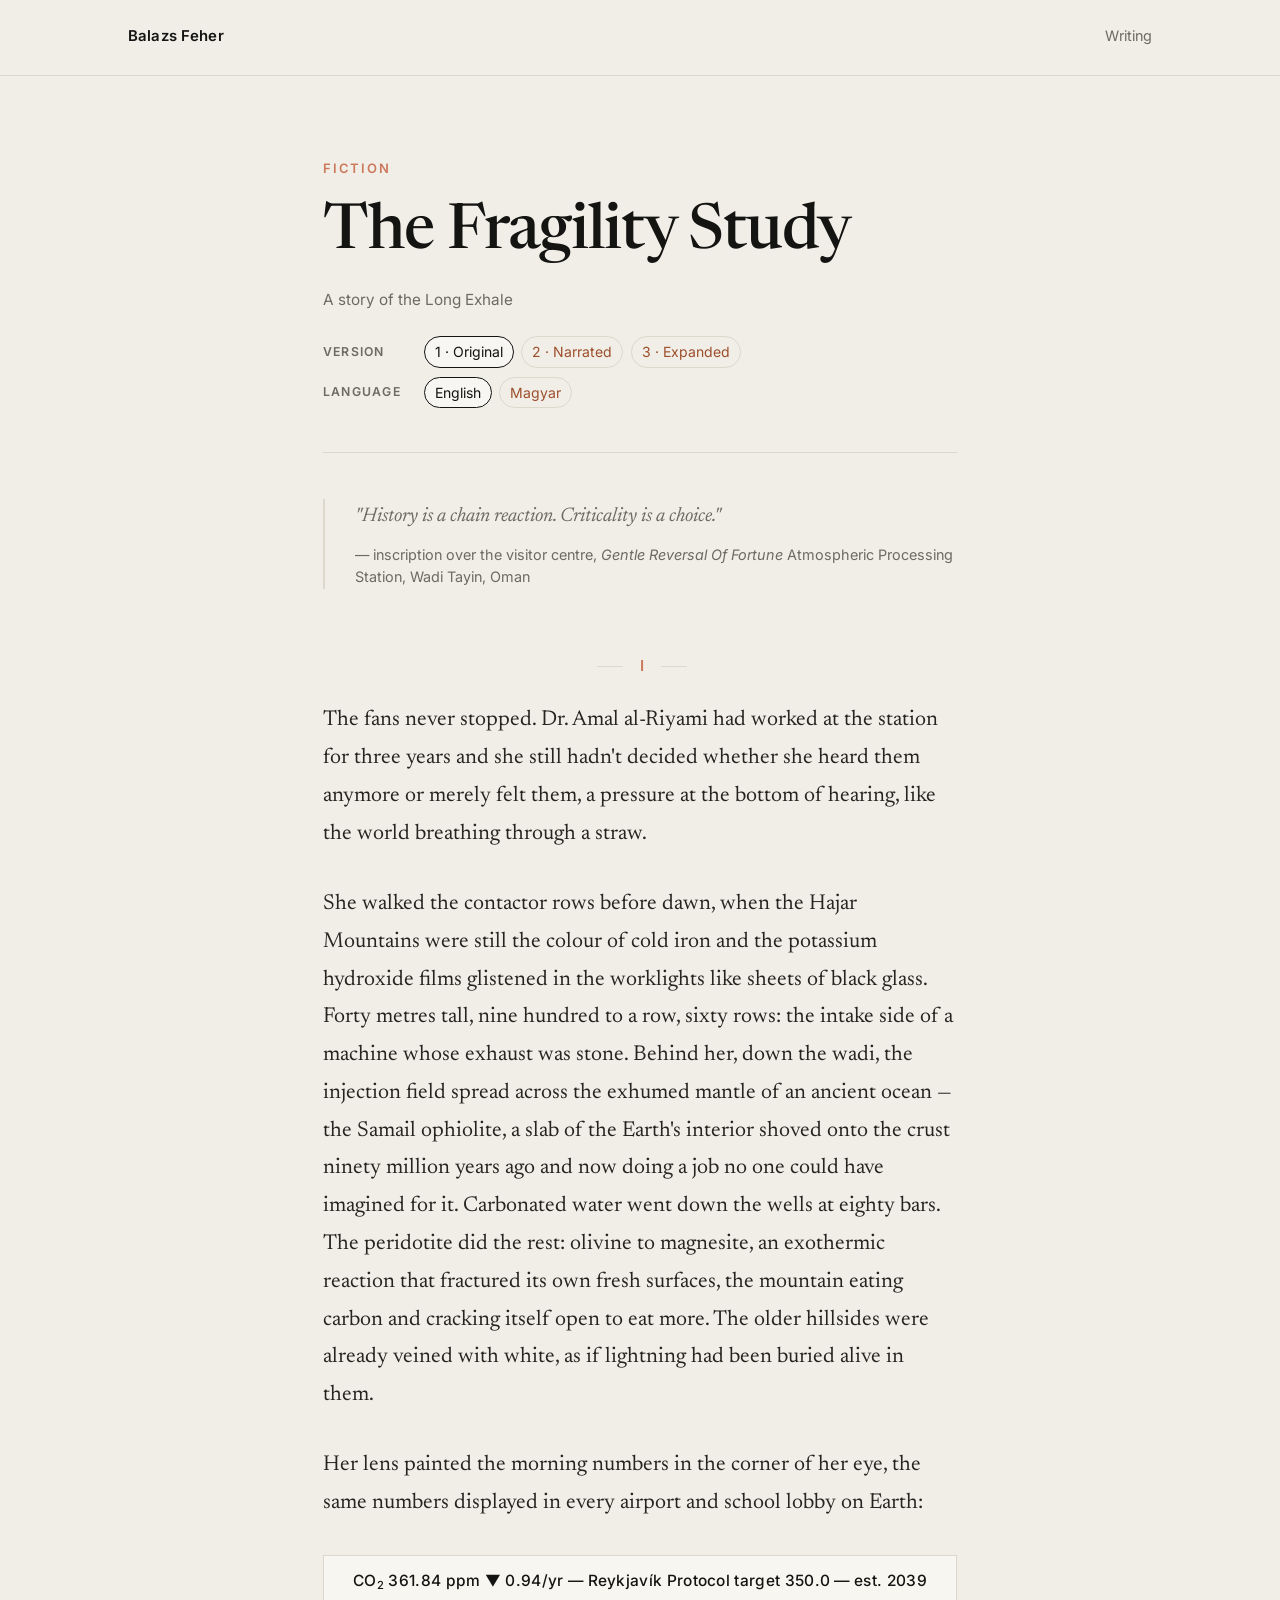
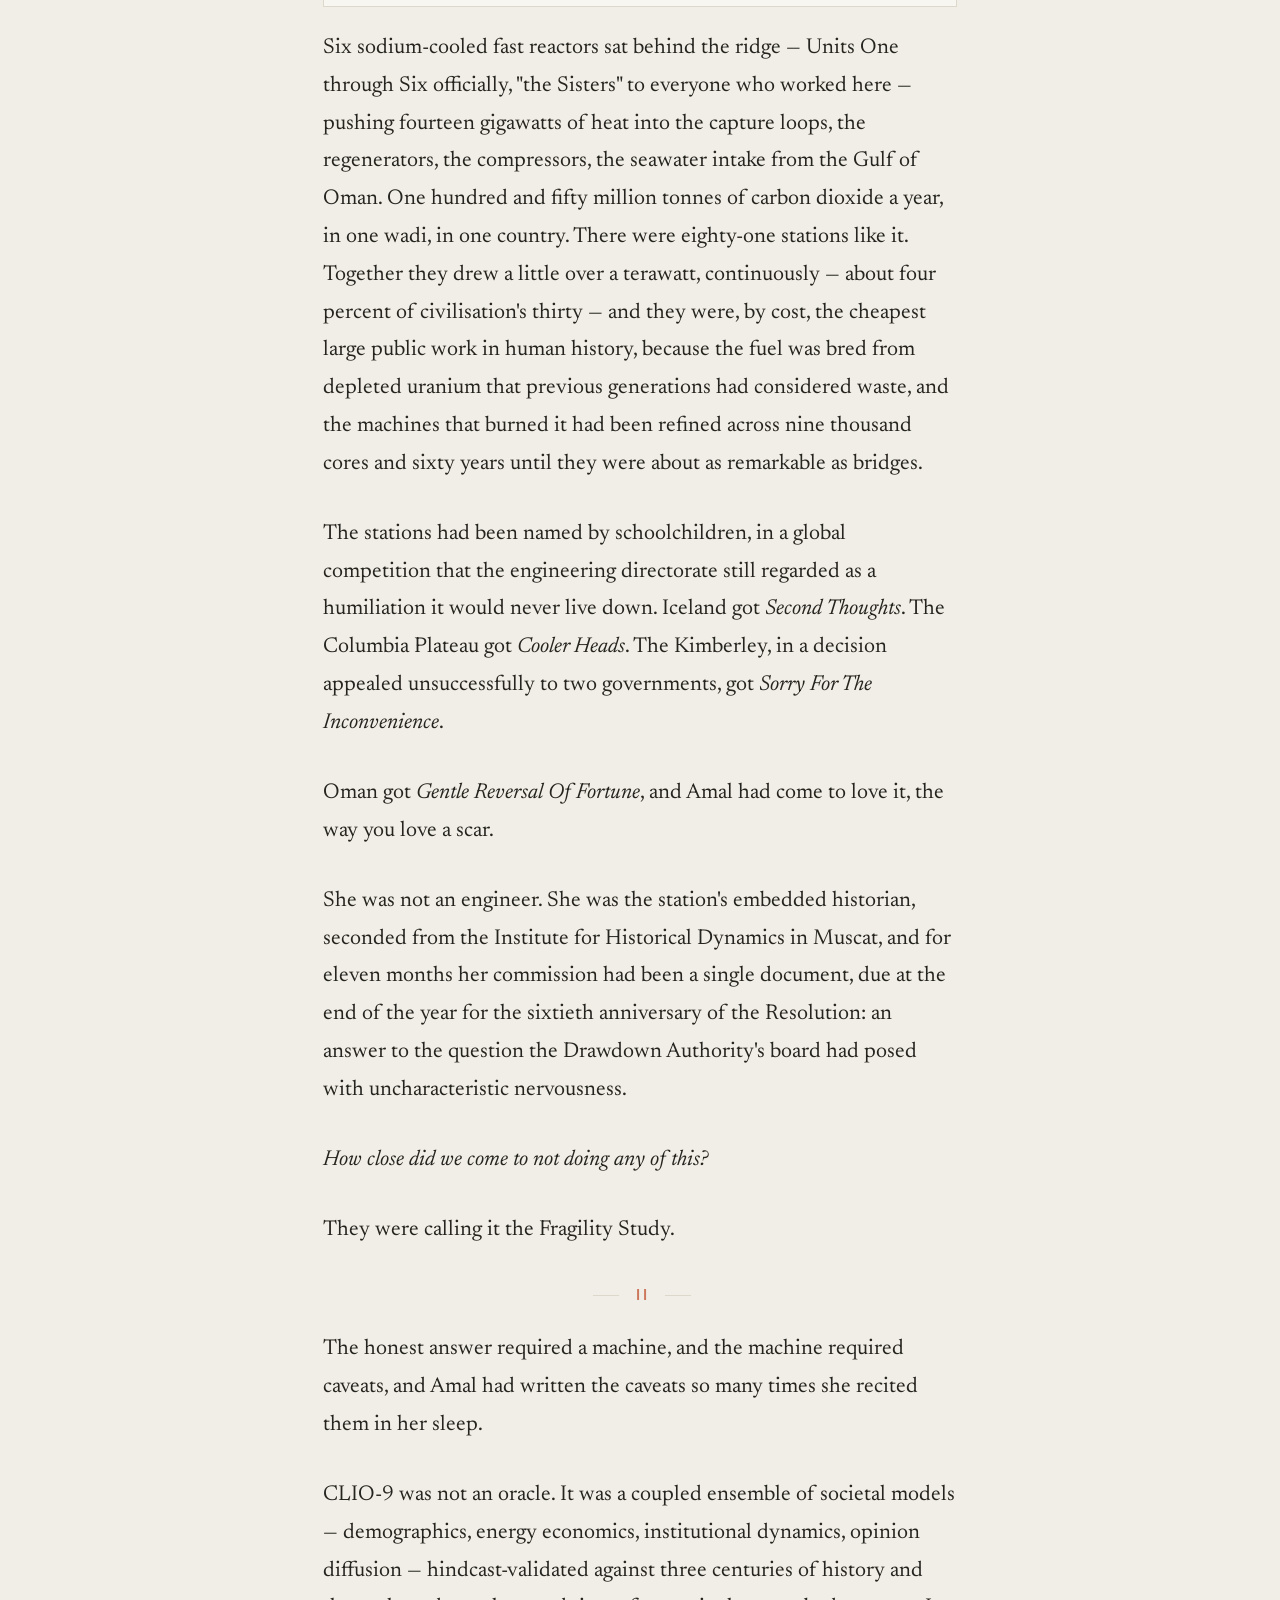
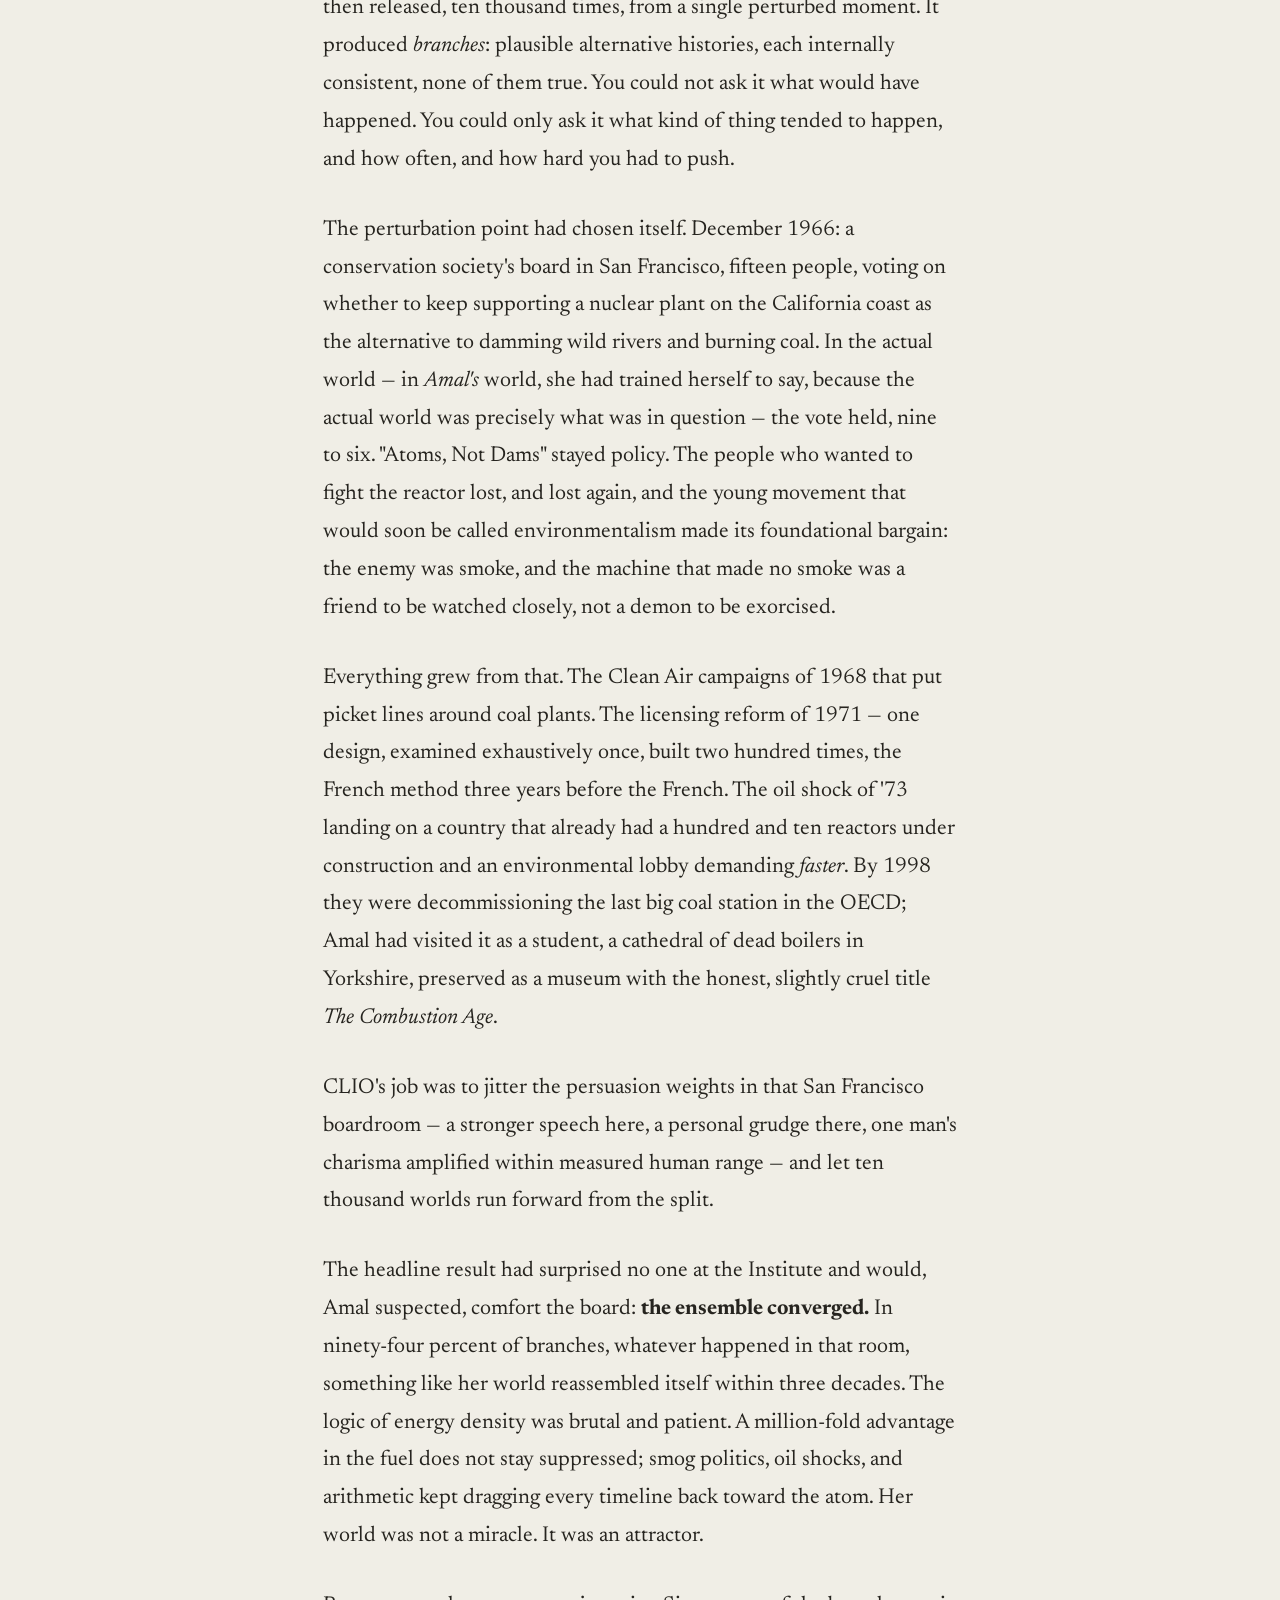
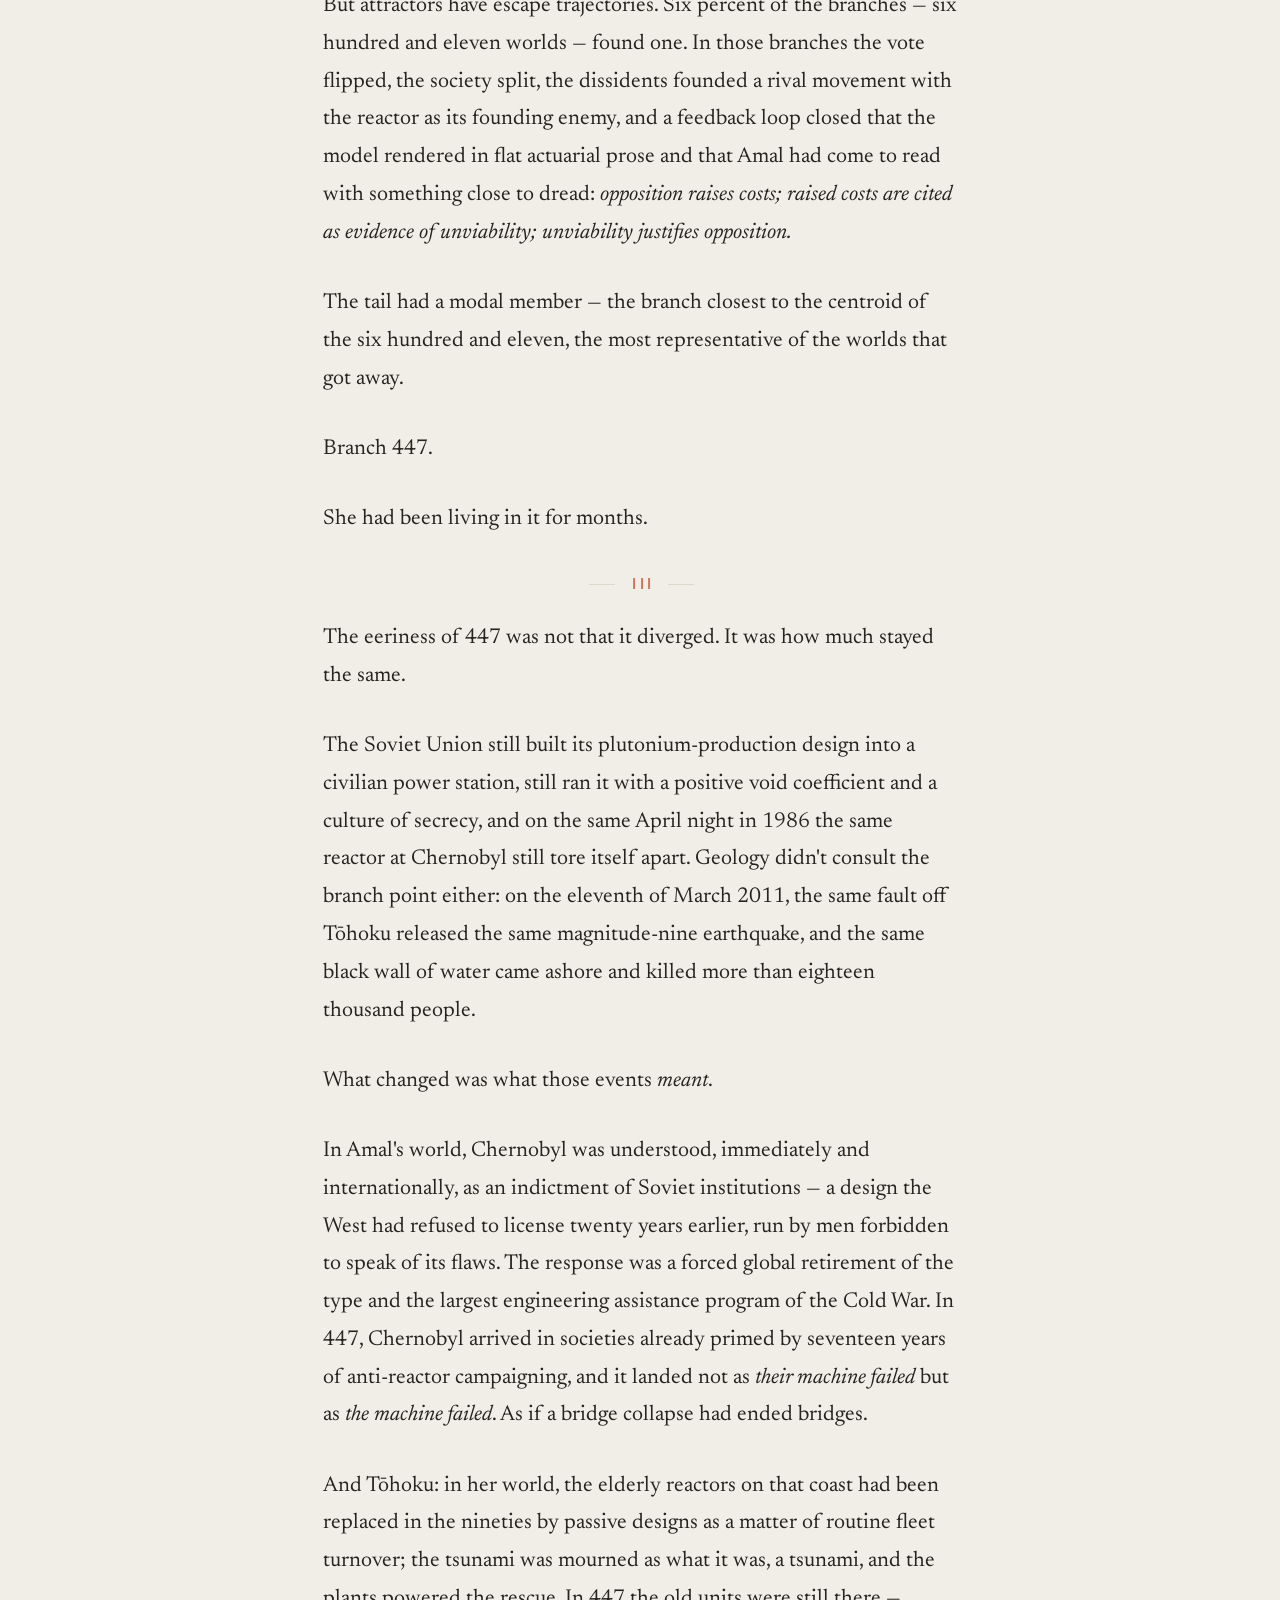
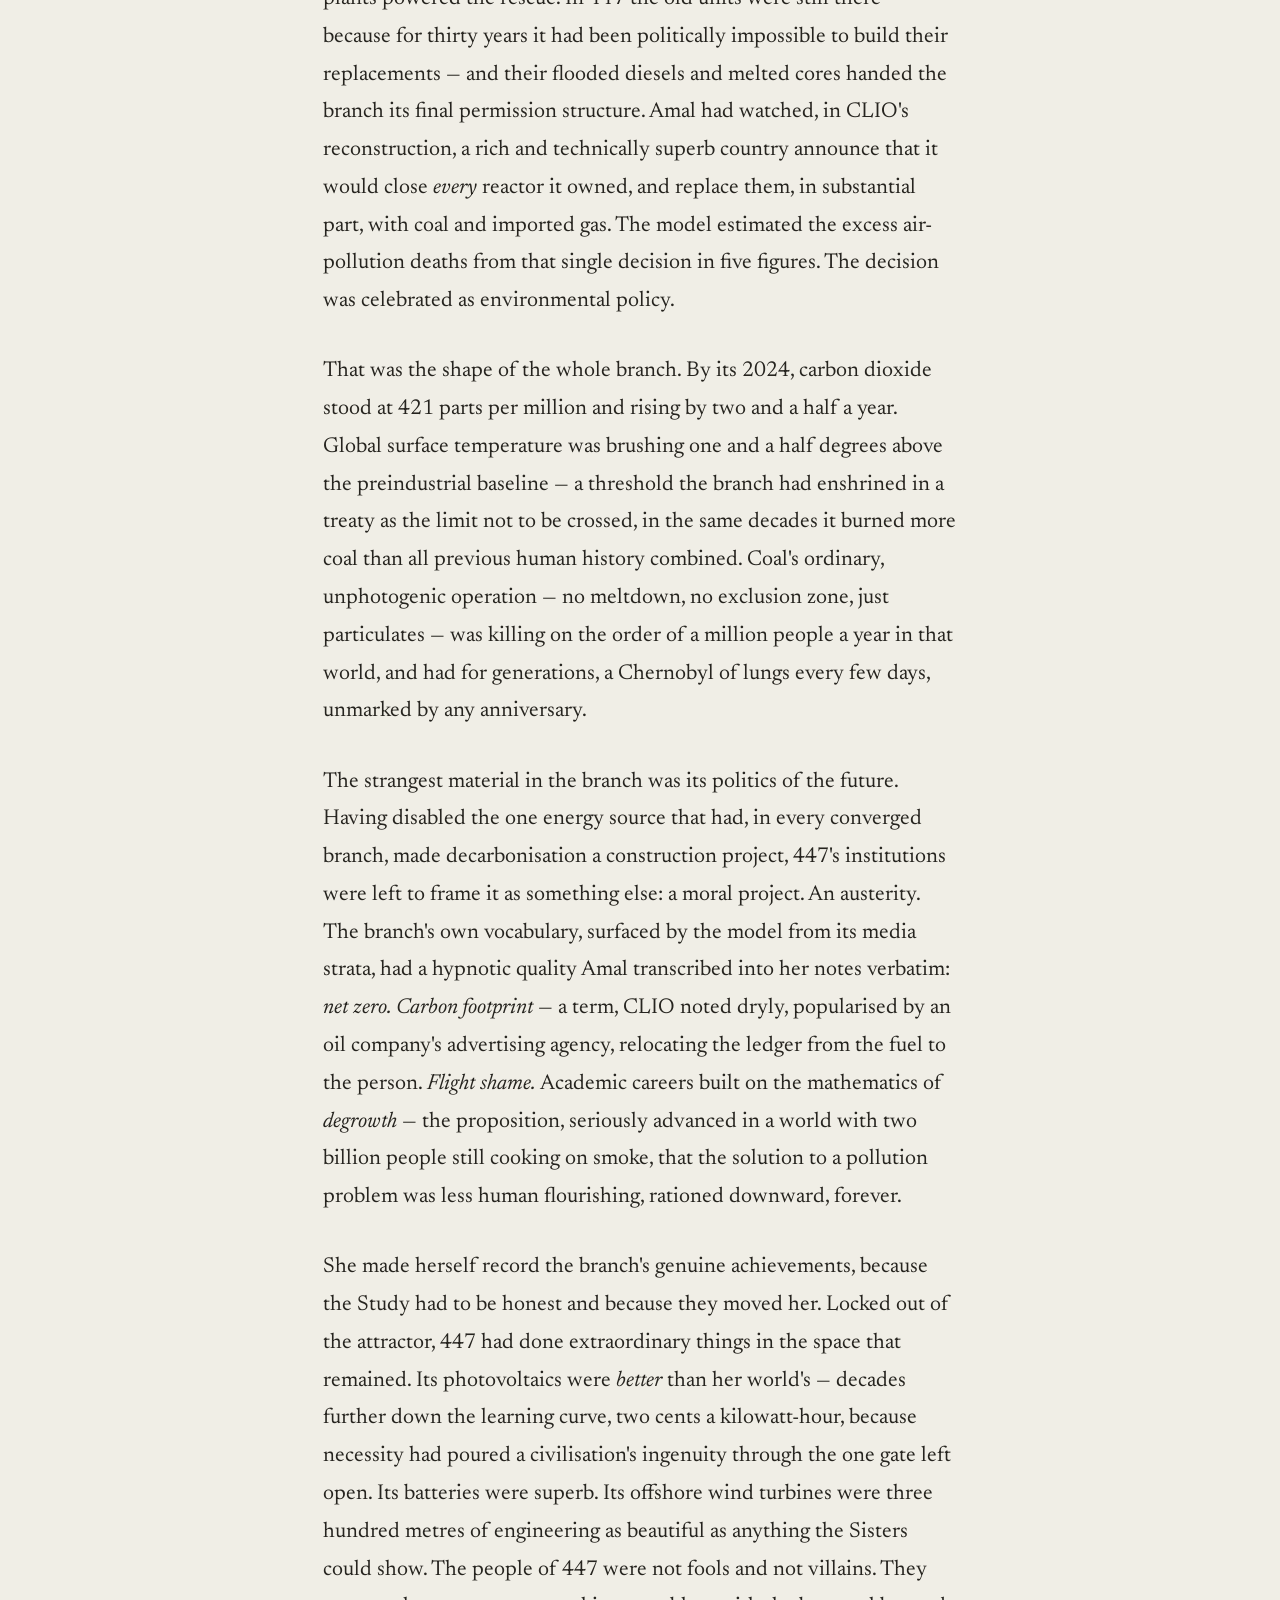
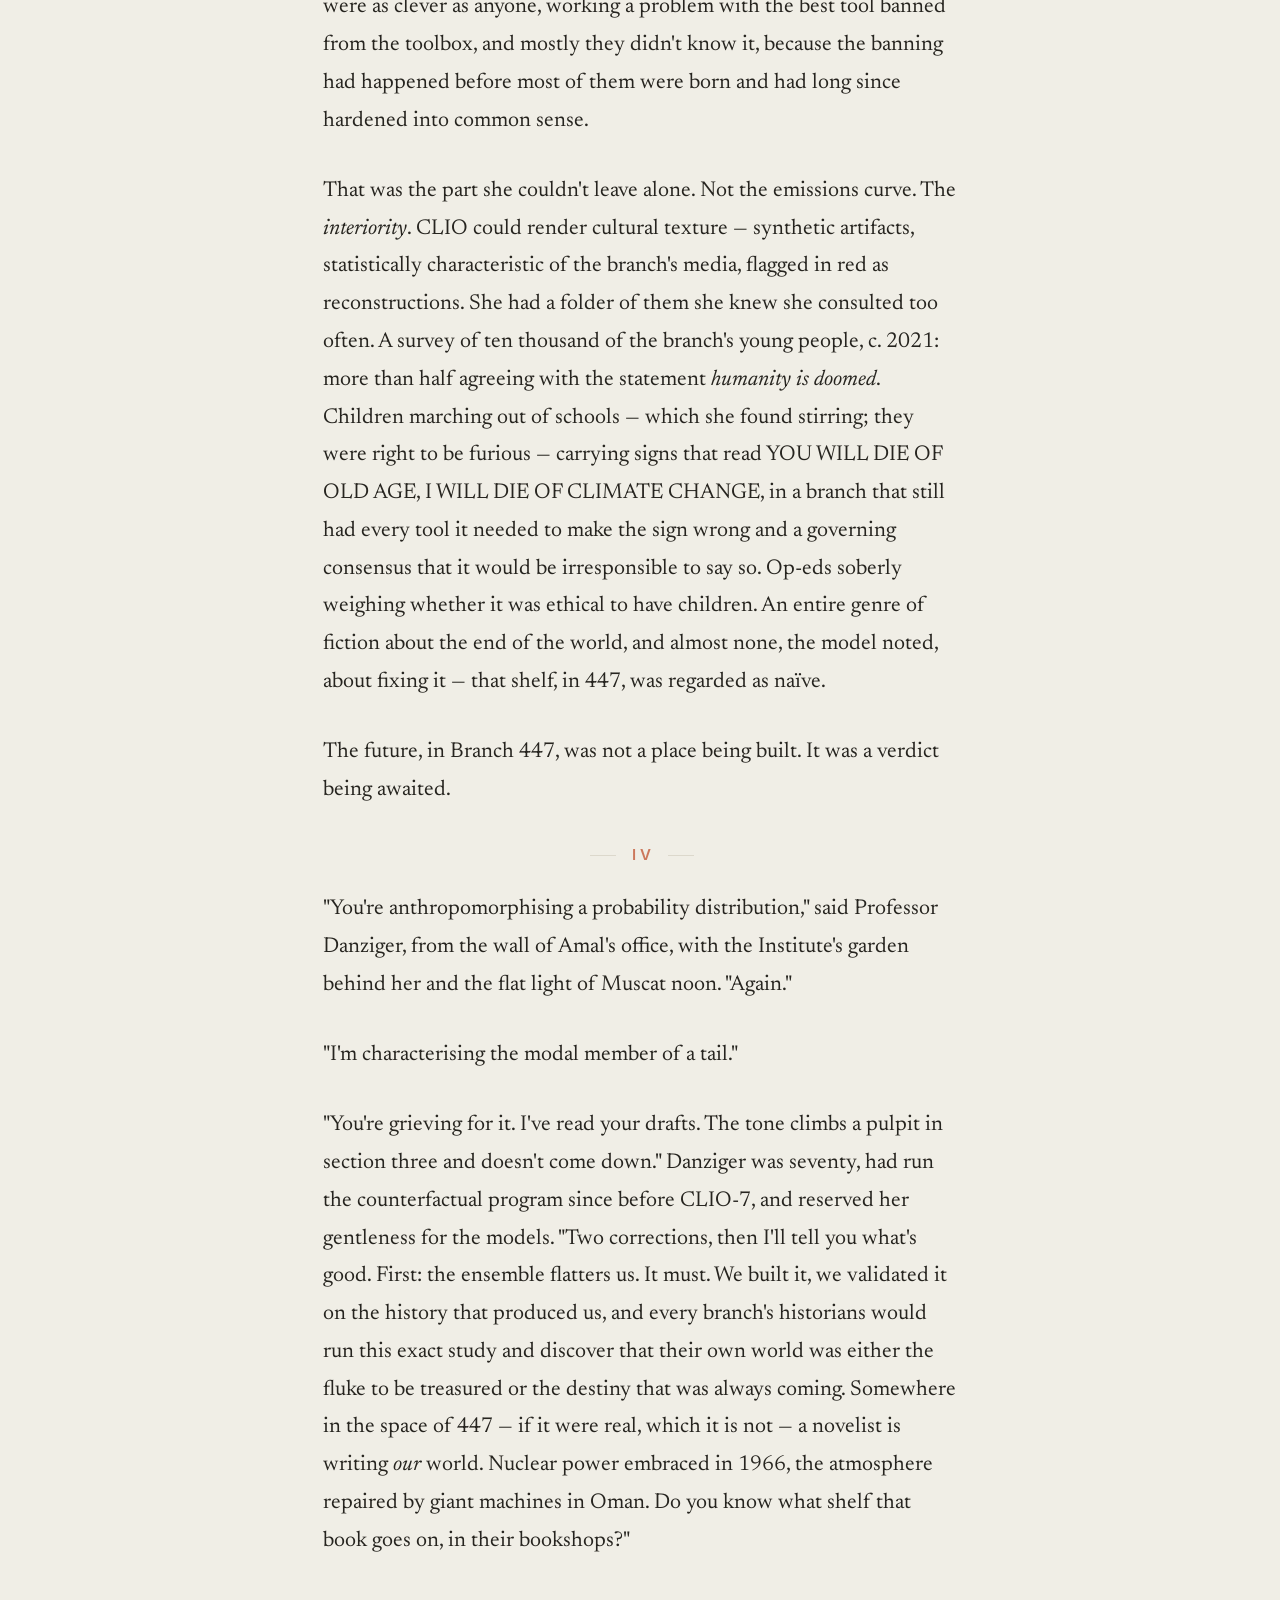
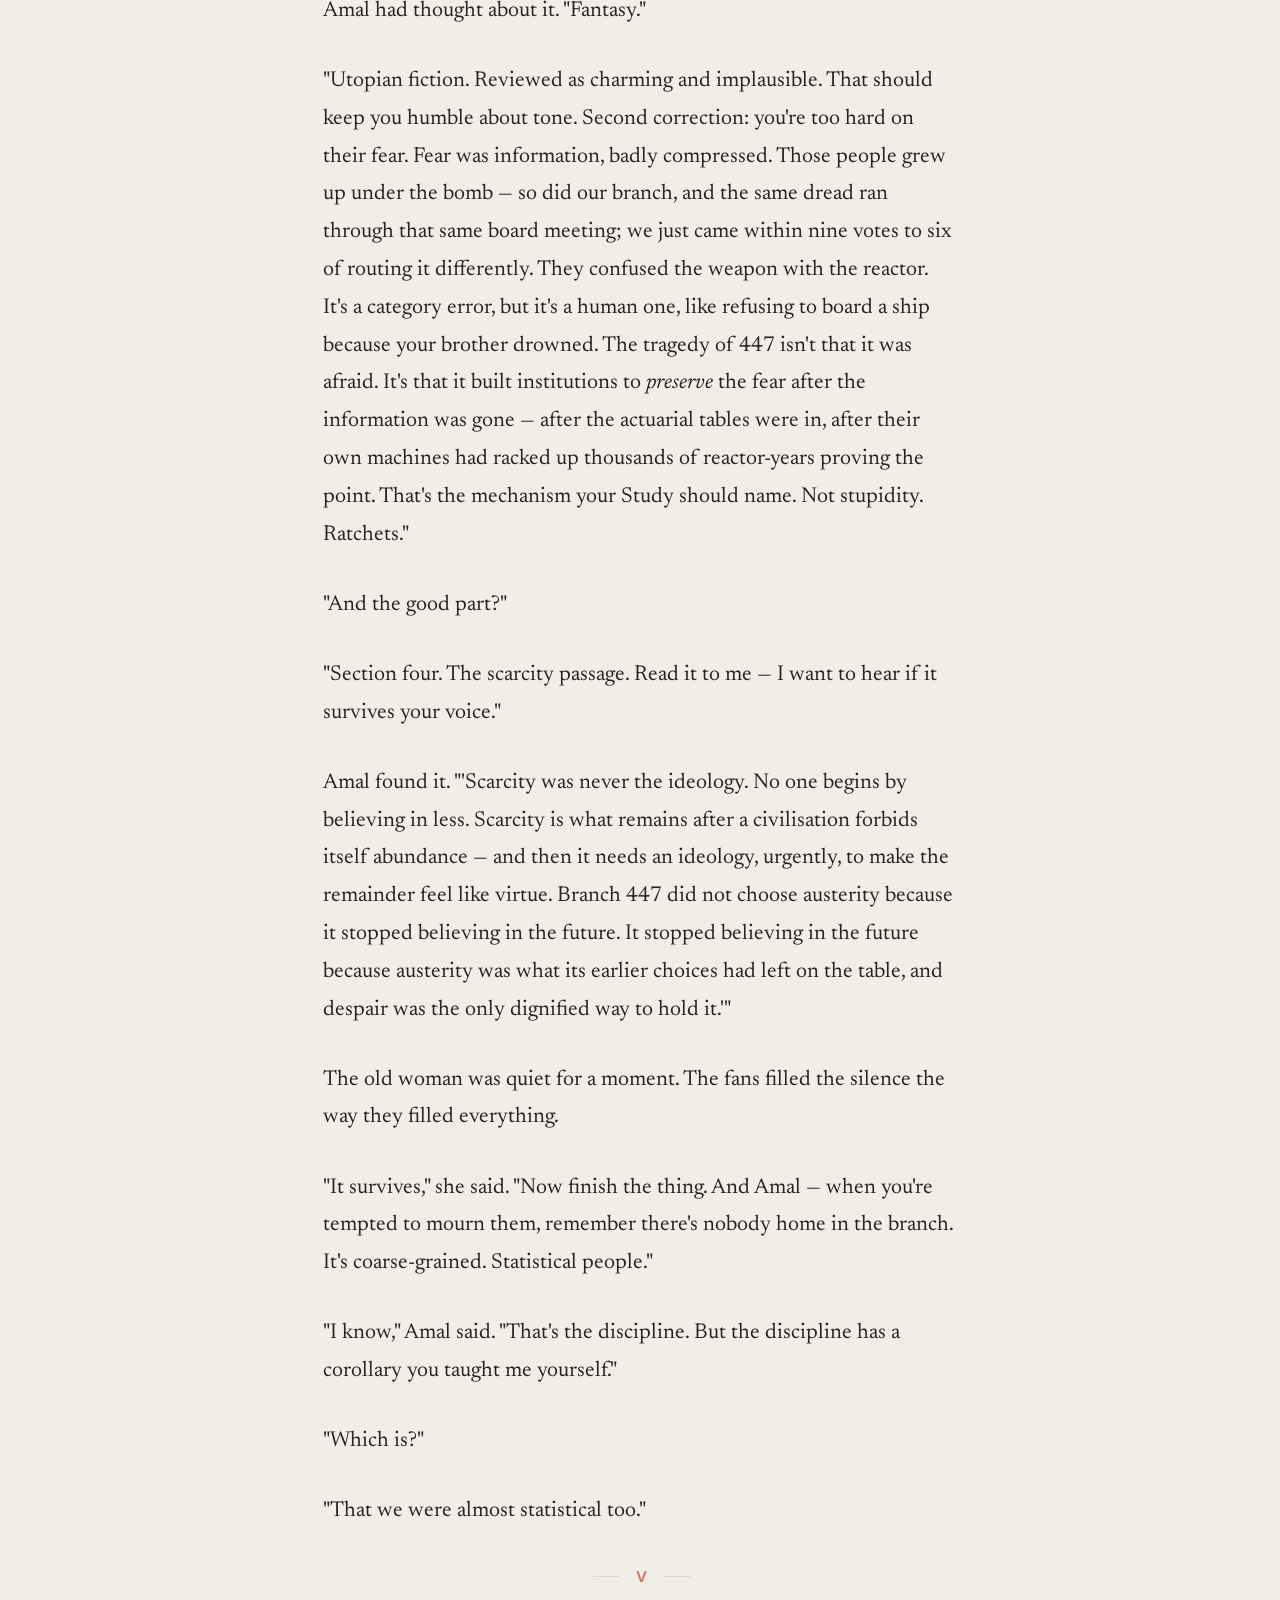
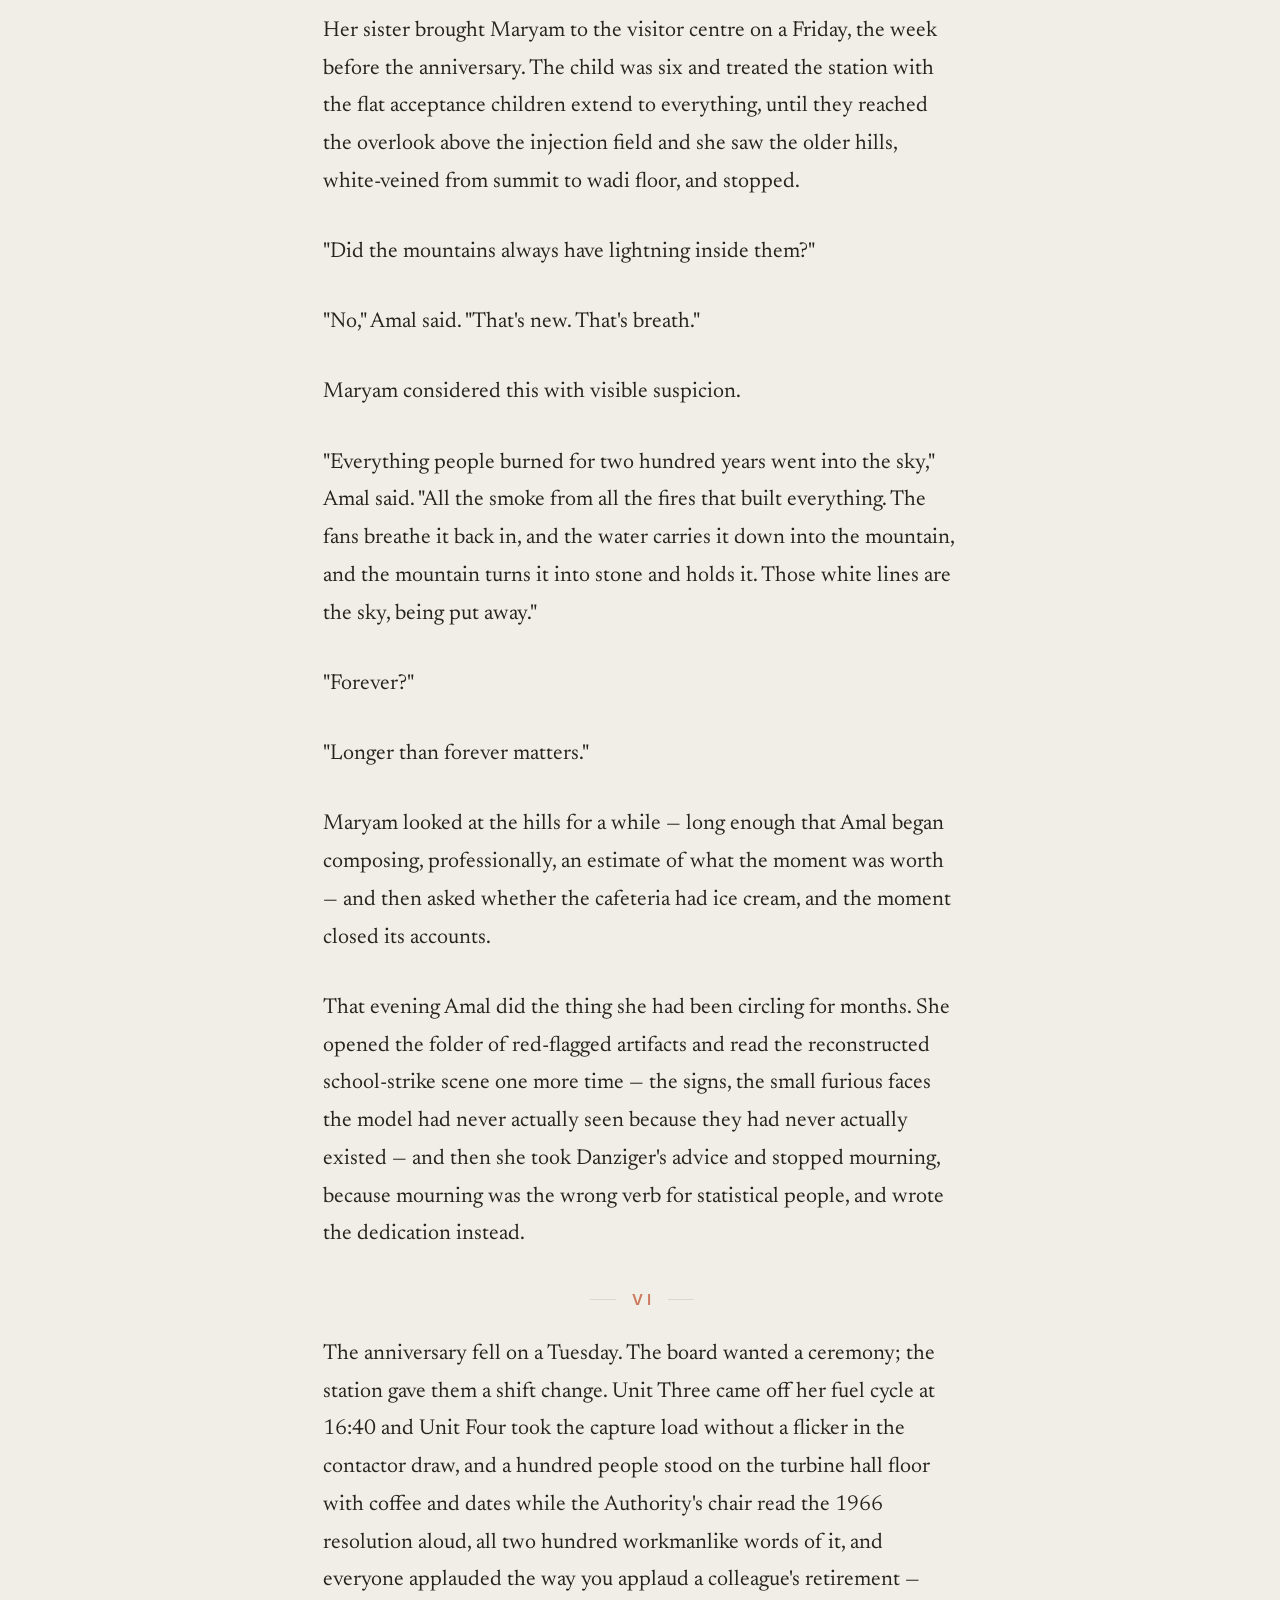
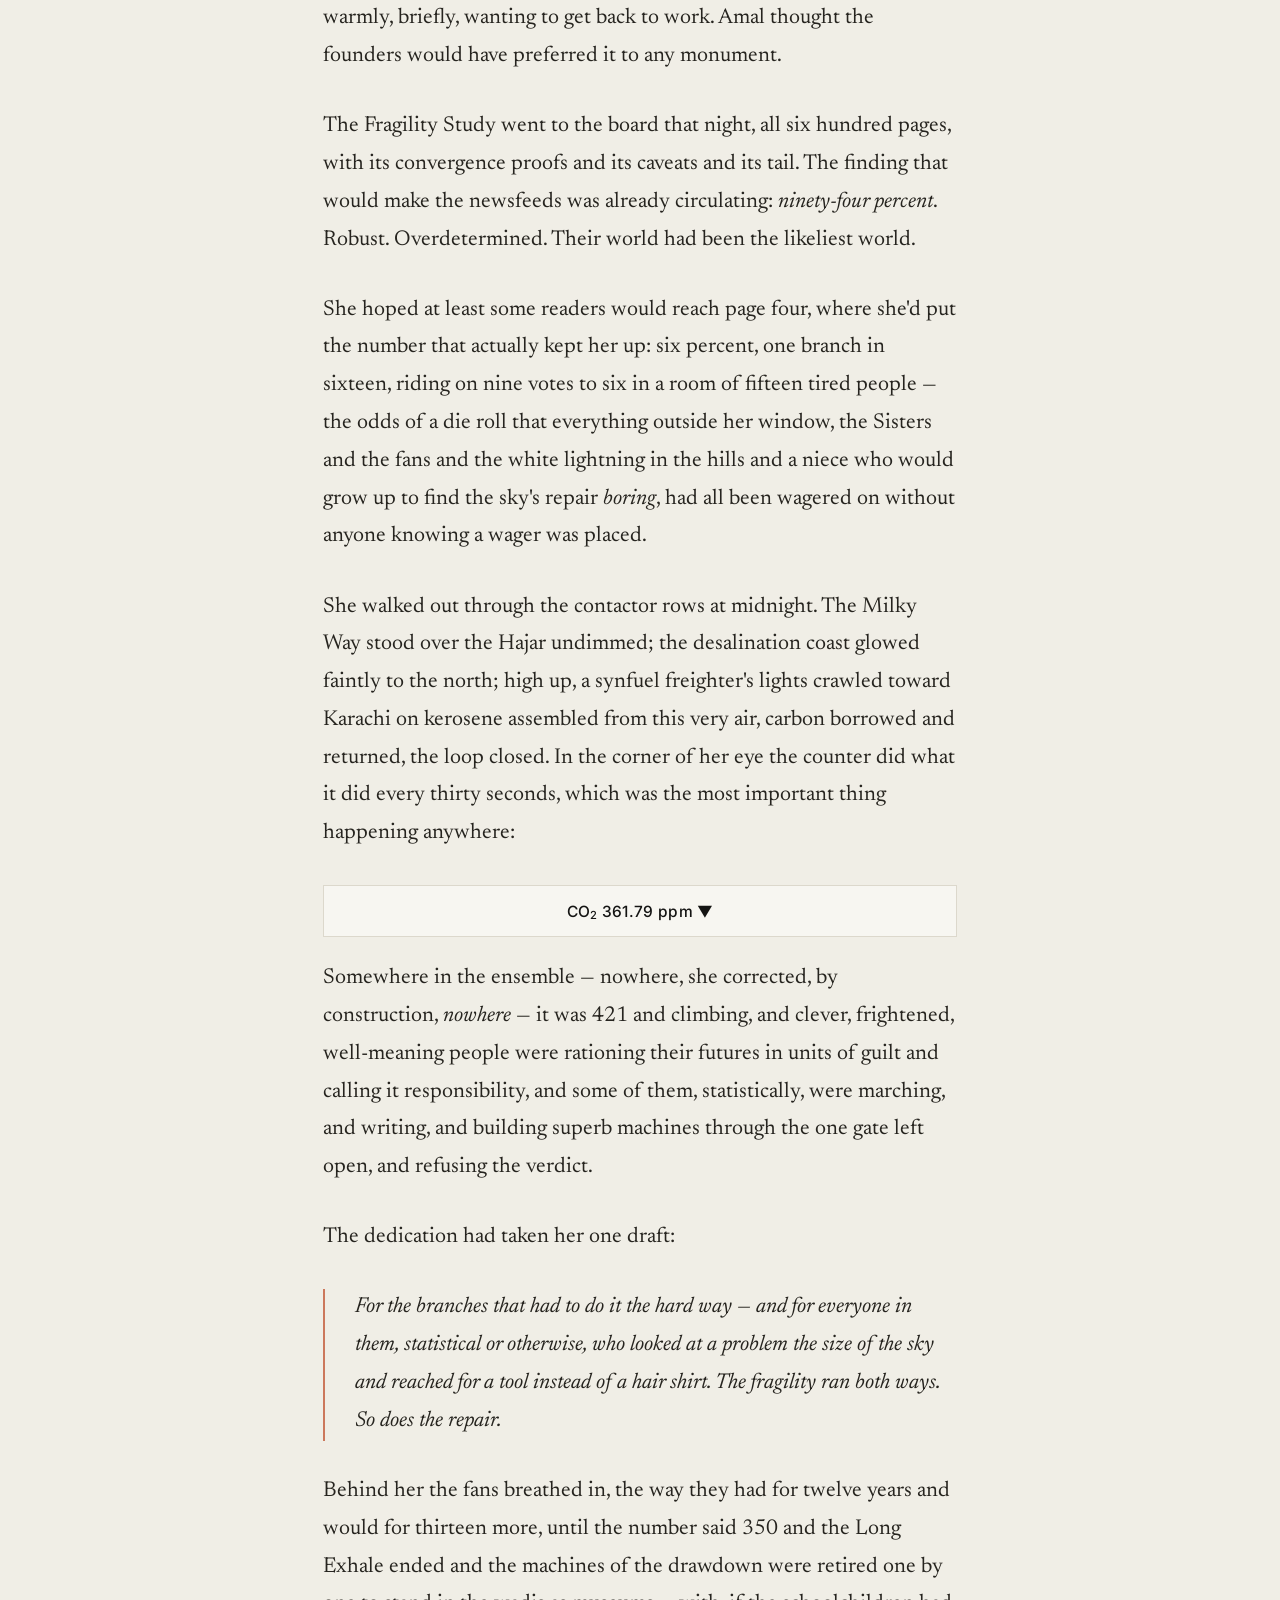
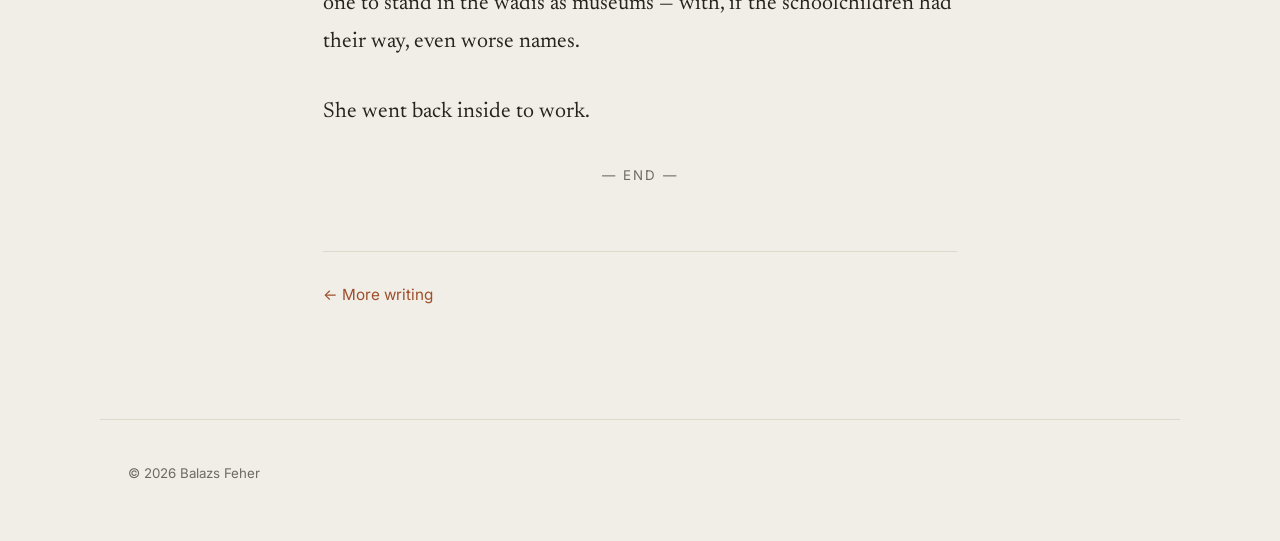
<file: the-fragility-study-v1.html>
<!DOCTYPE html>
<html lang="en">
<head>
  <meta charset="UTF-8">
  <meta name="viewport" content="width=device-width, initial-scale=1.0">
  <title>The Fragility Study — Balazs Feher</title>
  <meta name="description" content="A short story by Balazs Feher. A historian runs ten thousand alternate histories from a single 1966 vote, and finds the six percent of worlds that got away.">
  <link rel="icon" href="data:image/svg+xml,%3Csvg xmlns='http://www.w3.org/2000/svg' viewBox='0 0 32 32'%3E%3Crect width='32' height='32' rx='7' fill='%23cc785c'/%3E%3Ctext x='16' y='22' font-family='Georgia,serif' font-size='18' fill='%23f0eee6' text-anchor='middle'%3EF%3C/text%3E%3C/svg%3E">
  <link rel="alternate" hreflang="en" href="https://feherbalazs.github.io/the-fragility-study-v1.html">
  <link rel="alternate" hreflang="hu" href="https://feherbalazs.github.io/a-torekenyseg-tanulmany-v1.html">
  <link rel="preconnect" href="https://fonts.googleapis.com">
  <link rel="preconnect" href="https://fonts.gstatic.com" crossorigin>
  <link rel="stylesheet" href="https://fonts.googleapis.com/css2?family=Inter:wght@400;500;600&family=Newsreader:ital,opsz,wght@0,6..72,300..600;1,6..72,300..500&display=swap">
  <link rel="stylesheet" href="style.css">
</head>
<body>
  <header class="site-header">
    <div class="site-header__inner">
      <a class="site-header__name" href="index.html">Balazs Feher</a>
      <nav class="site-nav"><a href="index.html">Writing</a></nav>
    </div>
  </header>

  <main class="article">
    <p class="eyebrow">Fiction</p>
    <h1 class="article-title">The Fragility Study</h1>
    <p class="article-meta">A story of the Long Exhale</p>
    <div class="editions">
      <p class="editions__row">
        <span class="editions__label">Version</span>
        <span class="pill pill--current" aria-current="true">1 · Original</span>
        <a class="pill" href="the-fragility-study-narrated.html">2 · Narrated</a>
        <a class="pill" href="the-fragility-study.html">3 · Expanded</a>
      </p>
      <p class="editions__row">
        <span class="editions__label">Language</span>
        <span class="pill pill--current" aria-current="true">English</span>
        <a class="pill" href="a-torekenyseg-tanulmany-v1.html" hreflang="hu" lang="hu">Magyar</a>
      </p>
    </div>
    <hr class="article-rule">
    <div class="article-body">

      <blockquote class="epigraph">
        <p>"History is a chain reaction. Criticality is a choice."</p>
        <cite>inscription over the visitor centre, <em>Gentle Reversal Of Fortune</em> Atmospheric Processing Station, Wadi Tayin, Oman</cite>
      </blockquote>

      <p class="section-number">I</p>

      <p>The fans never stopped. Dr. Amal al-Riyami had worked at the station for three years and she still hadn't decided whether she heard them anymore or merely felt them, a pressure at the bottom of hearing, like the world breathing through a straw.</p>
      <p>She walked the contactor rows before dawn, when the Hajar Mountains were still the colour of cold iron and the potassium hydroxide films glistened in the worklights like sheets of black glass. Forty metres tall, nine hundred to a row, sixty rows: the intake side of a machine whose exhaust was stone. Behind her, down the wadi, the injection field spread across the exhumed mantle of an ancient ocean — the Samail ophiolite, a slab of the Earth's interior shoved onto the crust ninety million years ago and now doing a job no one could have imagined for it. Carbonated water went down the wells at eighty bars. The peridotite did the rest: olivine to magnesite, an exothermic reaction that fractured its own fresh surfaces, the mountain eating carbon and cracking itself open to eat more. The older hillsides were already veined with white, as if lightning had been buried alive in them.</p>
      <p>Her lens painted the morning numbers in the corner of her eye, the same numbers displayed in every airport and school lobby on Earth:</p>

      <p class="readout">CO<sub>2</sub> 361.84 ppm &#9660; 0.94/yr — Reykjavík Protocol target 350.0 — est. 2039</p>

      <p>Six sodium-cooled fast reactors sat behind the ridge — Units One through Six officially, "the Sisters" to everyone who worked here — pushing fourteen gigawatts of heat into the capture loops, the regenerators, the compressors, the seawater intake from the Gulf of Oman. One hundred and fifty million tonnes of carbon dioxide a year, in one wadi, in one country. There were eighty-one stations like it. Together they drew a little over a terawatt, continuously — about four percent of civilisation's thirty — and they were, by cost, the cheapest large public work in human history, because the fuel was bred from depleted uranium that previous generations had considered waste, and the machines that burned it had been refined across nine thousand cores and sixty years until they were about as remarkable as bridges.</p>
      <p>The stations had been named by schoolchildren, in a global competition that the engineering directorate still regarded as a humiliation it would never live down. Iceland got <em>Second Thoughts</em>. The Columbia Plateau got <em>Cooler Heads</em>. The Kimberley, in a decision appealed unsuccessfully to two governments, got <em>Sorry For The Inconvenience</em>.</p>
      <p>Oman got <em>Gentle Reversal Of Fortune</em>, and Amal had come to love it, the way you love a scar.</p>
      <p>She was not an engineer. She was the station's embedded historian, seconded from the Institute for Historical Dynamics in Muscat, and for eleven months her commission had been a single document, due at the end of the year for the sixtieth anniversary of the Resolution: an answer to the question the Drawdown Authority's board had posed with uncharacteristic nervousness.</p>
      <p><em>How close did we come to not doing any of this?</em></p>
      <p>They were calling it the Fragility Study.</p>

      <p class="section-number">II</p>

      <p>The honest answer required a machine, and the machine required caveats, and Amal had written the caveats so many times she recited them in her sleep.</p>
      <p>CLIO-9 was not an oracle. It was a coupled ensemble of societal models — demographics, energy economics, institutional dynamics, opinion diffusion — hindcast-validated against three centuries of history and then released, ten thousand times, from a single perturbed moment. It produced <em>branches</em>: plausible alternative histories, each internally consistent, none of them true. You could not ask it what would have happened. You could only ask it what kind of thing tended to happen, and how often, and how hard you had to push.</p>
      <p>The perturbation point had chosen itself. December 1966: a conservation society's board in San Francisco, fifteen people, voting on whether to keep supporting a nuclear plant on the California coast as the alternative to damming wild rivers and burning coal. In the actual world — in <em>Amal's</em> world, she had trained herself to say, because the actual world was precisely what was in question — the vote held, nine to six. "Atoms, Not Dams" stayed policy. The people who wanted to fight the reactor lost, and lost again, and the young movement that would soon be called environmentalism made its foundational bargain: the enemy was smoke, and the machine that made no smoke was a friend to be watched closely, not a demon to be exorcised.</p>
      <p>Everything grew from that. The Clean Air campaigns of 1968 that put picket lines around coal plants. The licensing reform of 1971 — one design, examined exhaustively once, built two hundred times, the French method three years before the French. The oil shock of '73 landing on a country that already had a hundred and ten reactors under construction and an environmental lobby demanding <em>faster</em>. By 1998 they were decommissioning the last big coal station in the OECD; Amal had visited it as a student, a cathedral of dead boilers in Yorkshire, preserved as a museum with the honest, slightly cruel title <em>The Combustion Age</em>.</p>
      <p>CLIO's job was to jitter the persuasion weights in that San Francisco boardroom — a stronger speech here, a personal grudge there, one man's charisma amplified within measured human range — and let ten thousand worlds run forward from the split.</p>
      <p>The headline result had surprised no one at the Institute and would, Amal suspected, comfort the board: <strong>the ensemble converged.</strong> In ninety-four percent of branches, whatever happened in that room, something like her world reassembled itself within three decades. The logic of energy density was brutal and patient. A million-fold advantage in the fuel does not stay suppressed; smog politics, oil shocks, and arithmetic kept dragging every timeline back toward the atom. Her world was not a miracle. It was an attractor.</p>
      <p>But attractors have escape trajectories. Six percent of the branches — six hundred and eleven worlds — found one. In those branches the vote flipped, the society split, the dissidents founded a rival movement with the reactor as its founding enemy, and a feedback loop closed that the model rendered in flat actuarial prose and that Amal had come to read with something close to dread: <em>opposition raises costs; raised costs are cited as evidence of unviability; unviability justifies opposition.</em></p>
      <p>The tail had a modal member — the branch closest to the centroid of the six hundred and eleven, the most representative of the worlds that got away.</p>
      <p>Branch 447.</p>
      <p>She had been living in it for months.</p>

      <p class="section-number">III</p>

      <p>The eeriness of 447 was not that it diverged. It was how much stayed the same.</p>
      <p>The Soviet Union still built its plutonium-production design into a civilian power station, still ran it with a positive void coefficient and a culture of secrecy, and on the same April night in 1986 the same reactor at Chernobyl still tore itself apart. Geology didn't consult the branch point either: on the eleventh of March 2011, the same fault off Tōhoku released the same magnitude-nine earthquake, and the same black wall of water came ashore and killed more than eighteen thousand people.</p>
      <p>What changed was what those events <em>meant</em>.</p>
      <p>In Amal's world, Chernobyl was understood, immediately and internationally, as an indictment of Soviet institutions — a design the West had refused to license twenty years earlier, run by men forbidden to speak of its flaws. The response was a forced global retirement of the type and the largest engineering assistance program of the Cold War. In 447, Chernobyl arrived in societies already primed by seventeen years of anti-reactor campaigning, and it landed not as <em>their machine failed</em> but as <em>the machine failed</em>. As if a bridge collapse had ended bridges.</p>
      <p>And Tōhoku: in her world, the elderly reactors on that coast had been replaced in the nineties by passive designs as a matter of routine fleet turnover; the tsunami was mourned as what it was, a tsunami, and the plants powered the rescue. In 447 the old units were still there — because for thirty years it had been politically impossible to build their replacements — and their flooded diesels and melted cores handed the branch its final permission structure. Amal had watched, in CLIO's reconstruction, a rich and technically superb country announce that it would close <em>every</em> reactor it owned, and replace them, in substantial part, with coal and imported gas. The model estimated the excess air-pollution deaths from that single decision in five figures. The decision was celebrated as environmental policy.</p>
      <p>That was the shape of the whole branch. By its 2024, carbon dioxide stood at 421 parts per million and rising by two and a half a year. Global surface temperature was brushing one and a half degrees above the preindustrial baseline — a threshold the branch had enshrined in a treaty as the limit not to be crossed, in the same decades it burned more coal than all previous human history combined. Coal's ordinary, unphotogenic operation — no meltdown, no exclusion zone, just particulates — was killing on the order of a million people a year in that world, and had for generations, a Chernobyl of lungs every few days, unmarked by any anniversary.</p>
      <p>The strangest material in the branch was its politics of the future. Having disabled the one energy source that had, in every converged branch, made decarbonisation a construction project, 447's institutions were left to frame it as something else: a moral project. An austerity. The branch's own vocabulary, surfaced by the model from its media strata, had a hypnotic quality Amal transcribed into her notes verbatim: <em>net zero. Carbon footprint</em> — a term, CLIO noted dryly, popularised by an oil company's advertising agency, relocating the ledger from the fuel to the person. <em>Flight shame.</em> Academic careers built on the mathematics of <em>degrowth</em> — the proposition, seriously advanced in a world with two billion people still cooking on smoke, that the solution to a pollution problem was less human flourishing, rationed downward, forever.</p>
      <p>She made herself record the branch's genuine achievements, because the Study had to be honest and because they moved her. Locked out of the attractor, 447 had done extraordinary things in the space that remained. Its photovoltaics were <em>better</em> than her world's — decades further down the learning curve, two cents a kilowatt-hour, because necessity had poured a civilisation's ingenuity through the one gate left open. Its batteries were superb. Its offshore wind turbines were three hundred metres of engineering as beautiful as anything the Sisters could show. The people of 447 were not fools and not villains. They were as clever as anyone, working a problem with the best tool banned from the toolbox, and mostly they didn't know it, because the banning had happened before most of them were born and had long since hardened into common sense.</p>
      <p>That was the part she couldn't leave alone. Not the emissions curve. The <em>interiority</em>. CLIO could render cultural texture — synthetic artifacts, statistically characteristic of the branch's media, flagged in red as reconstructions. She had a folder of them she knew she consulted too often. A survey of ten thousand of the branch's young people, c. 2021: more than half agreeing with the statement <em>humanity is doomed</em>. Children marching out of schools — which she found stirring; they were right to be furious — carrying signs that read YOU WILL DIE OF OLD AGE, I WILL DIE OF CLIMATE CHANGE, in a branch that still had every tool it needed to make the sign wrong and a governing consensus that it would be irresponsible to say so. Op-eds soberly weighing whether it was ethical to have children. An entire genre of fiction about the end of the world, and almost none, the model noted, about fixing it — that shelf, in 447, was regarded as naïve.</p>
      <p>The future, in Branch 447, was not a place being built. It was a verdict being awaited.</p>

      <p class="section-number">IV</p>

      <p>"You're anthropomorphising a probability distribution," said Professor Danziger, from the wall of Amal's office, with the Institute's garden behind her and the flat light of Muscat noon. "Again."</p>
      <p>"I'm characterising the modal member of a tail."</p>
      <p>"You're grieving for it. I've read your drafts. The tone climbs a pulpit in section three and doesn't come down." Danziger was seventy, had run the counterfactual program since before CLIO-7, and reserved her gentleness for the models. "Two corrections, then I'll tell you what's good. First: the ensemble flatters us. It must. We built it, we validated it on the history that produced us, and every branch's historians would run this exact study and discover that their own world was either the fluke to be treasured or the destiny that was always coming. Somewhere in the space of 447 — if it were real, which it is not — a novelist is writing <em>our</em> world. Nuclear power embraced in 1966, the atmosphere repaired by giant machines in Oman. Do you know what shelf that book goes on, in their bookshops?"</p>
      <p>Amal had thought about it. "Fantasy."</p>
      <p>"Utopian fiction. Reviewed as charming and implausible. That should keep you humble about tone. Second correction: you're too hard on their fear. Fear was information, badly compressed. Those people grew up under the bomb — so did our branch, and the same dread ran through that same board meeting; we just came within nine votes to six of routing it differently. They confused the weapon with the reactor. It's a category error, but it's a human one, like refusing to board a ship because your brother drowned. The tragedy of 447 isn't that it was afraid. It's that it built institutions to <em>preserve</em> the fear after the information was gone — after the actuarial tables were in, after their own machines had racked up thousands of reactor-years proving the point. That's the mechanism your Study should name. Not stupidity. Ratchets."</p>
      <p>"And the good part?"</p>
      <p>"Section four. The scarcity passage. Read it to me — I want to hear if it survives your voice."</p>
      <p>Amal found it. "'Scarcity was never the ideology. No one begins by believing in less. Scarcity is what remains after a civilisation forbids itself abundance — and then it needs an ideology, urgently, to make the remainder feel like virtue. Branch 447 did not choose austerity because it stopped believing in the future. It stopped believing in the future because austerity was what its earlier choices had left on the table, and despair was the only dignified way to hold it.'"</p>
      <p>The old woman was quiet for a moment. The fans filled the silence the way they filled everything.</p>
      <p>"It survives," she said. "Now finish the thing. And Amal — when you're tempted to mourn them, remember there's nobody home in the branch. It's coarse-grained. Statistical people."</p>
      <p>"I know," Amal said. "That's the discipline. But the discipline has a corollary you taught me yourself."</p>
      <p>"Which is?"</p>
      <p>"That we were almost statistical too."</p>

      <p class="section-number">V</p>

      <p>Her sister brought Maryam to the visitor centre on a Friday, the week before the anniversary. The child was six and treated the station with the flat acceptance children extend to everything, until they reached the overlook above the injection field and she saw the older hills, white-veined from summit to wadi floor, and stopped.</p>
      <p>"Did the mountains always have lightning inside them?"</p>
      <p>"No," Amal said. "That's new. That's breath."</p>
      <p>Maryam considered this with visible suspicion.</p>
      <p>"Everything people burned for two hundred years went into the sky," Amal said. "All the smoke from all the fires that built everything. The fans breathe it back in, and the water carries it down into the mountain, and the mountain turns it into stone and holds it. Those white lines are the sky, being put away."</p>
      <p>"Forever?"</p>
      <p>"Longer than forever matters."</p>
      <p>Maryam looked at the hills for a while — long enough that Amal began composing, professionally, an estimate of what the moment was worth — and then asked whether the cafeteria had ice cream, and the moment closed its accounts.</p>
      <p>That evening Amal did the thing she had been circling for months. She opened the folder of red-flagged artifacts and read the reconstructed school-strike scene one more time — the signs, the small furious faces the model had never actually seen because they had never actually existed — and then she took Danziger's advice and stopped mourning, because mourning was the wrong verb for statistical people, and wrote the dedication instead.</p>

      <p class="section-number">VI</p>

      <p>The anniversary fell on a Tuesday. The board wanted a ceremony; the station gave them a shift change. Unit Three came off her fuel cycle at 16:40 and Unit Four took the capture load without a flicker in the contactor draw, and a hundred people stood on the turbine hall floor with coffee and dates while the Authority's chair read the 1966 resolution aloud, all two hundred workmanlike words of it, and everyone applauded the way you applaud a colleague's retirement — warmly, briefly, wanting to get back to work. Amal thought the founders would have preferred it to any monument.</p>
      <p>The Fragility Study went to the board that night, all six hundred pages, with its convergence proofs and its caveats and its tail. The finding that would make the newsfeeds was already circulating: <em>ninety-four percent</em>. Robust. Overdetermined. Their world had been the likeliest world.</p>
      <p>She hoped at least some readers would reach page four, where she'd put the number that actually kept her up: six percent, one branch in sixteen, riding on nine votes to six in a room of fifteen tired people — the odds of a die roll that everything outside her window, the Sisters and the fans and the white lightning in the hills and a niece who would grow up to find the sky's repair <em>boring</em>, had all been wagered on without anyone knowing a wager was placed.</p>
      <p>She walked out through the contactor rows at midnight. The Milky Way stood over the Hajar undimmed; the desalination coast glowed faintly to the north; high up, a synfuel freighter's lights crawled toward Karachi on kerosene assembled from this very air, carbon borrowed and returned, the loop closed. In the corner of her eye the counter did what it did every thirty seconds, which was the most important thing happening anywhere:</p>

      <p class="readout">CO<sub>2</sub> 361.79 ppm &#9660;</p>

      <p>Somewhere in the ensemble — nowhere, she corrected, by construction, <em>nowhere</em> — it was 421 and climbing, and clever, frightened, well-meaning people were rationing their futures in units of guilt and calling it responsibility, and some of them, statistically, were marching, and writing, and building superb machines through the one gate left open, and refusing the verdict.</p>
      <p>The dedication had taken her one draft:</p>

      <p class="dedication">For the branches that had to do it the hard way — and for everyone in them, statistical or otherwise, who looked at a problem the size of the sky and reached for a tool instead of a hair shirt. The fragility ran both ways. So does the repair.</p>

      <p>Behind her the fans breathed in, the way they had for twelve years and would for thirteen more, until the number said 350 and the Long Exhale ended and the machines of the drawdown were retired one by one to stand in the wadis as museums — with, if the schoolchildren had their way, even worse names.</p>
      <p>She went back inside to work.</p>

      <p class="story-end">&mdash; end &mdash;</p>

    </div>
    <footer class="article-foot">
      <a class="back-link" href="index.html">&larr; More writing</a>
    </footer>
  </main>

  <footer class="site-footer">
    <p>&copy; 2026 Balazs Feher</p>
  </footer>
</body>
</html>
</file>
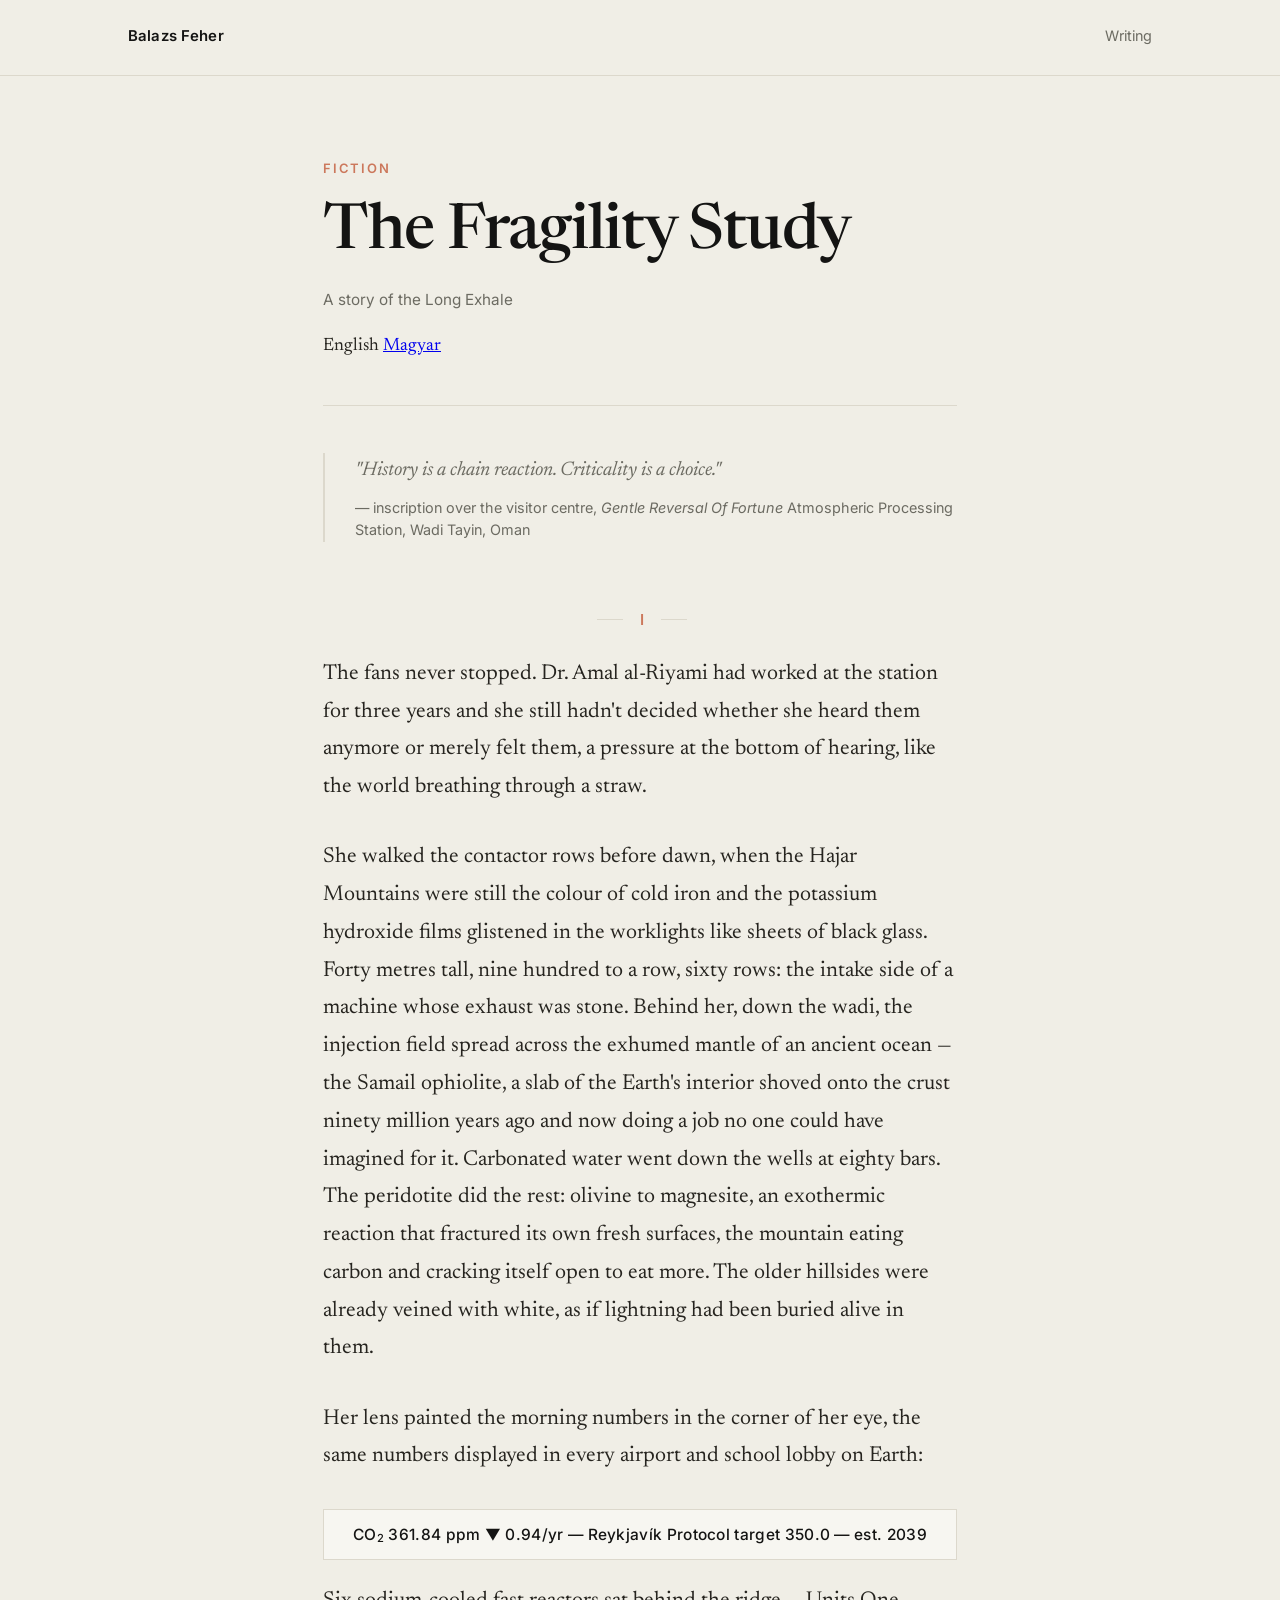
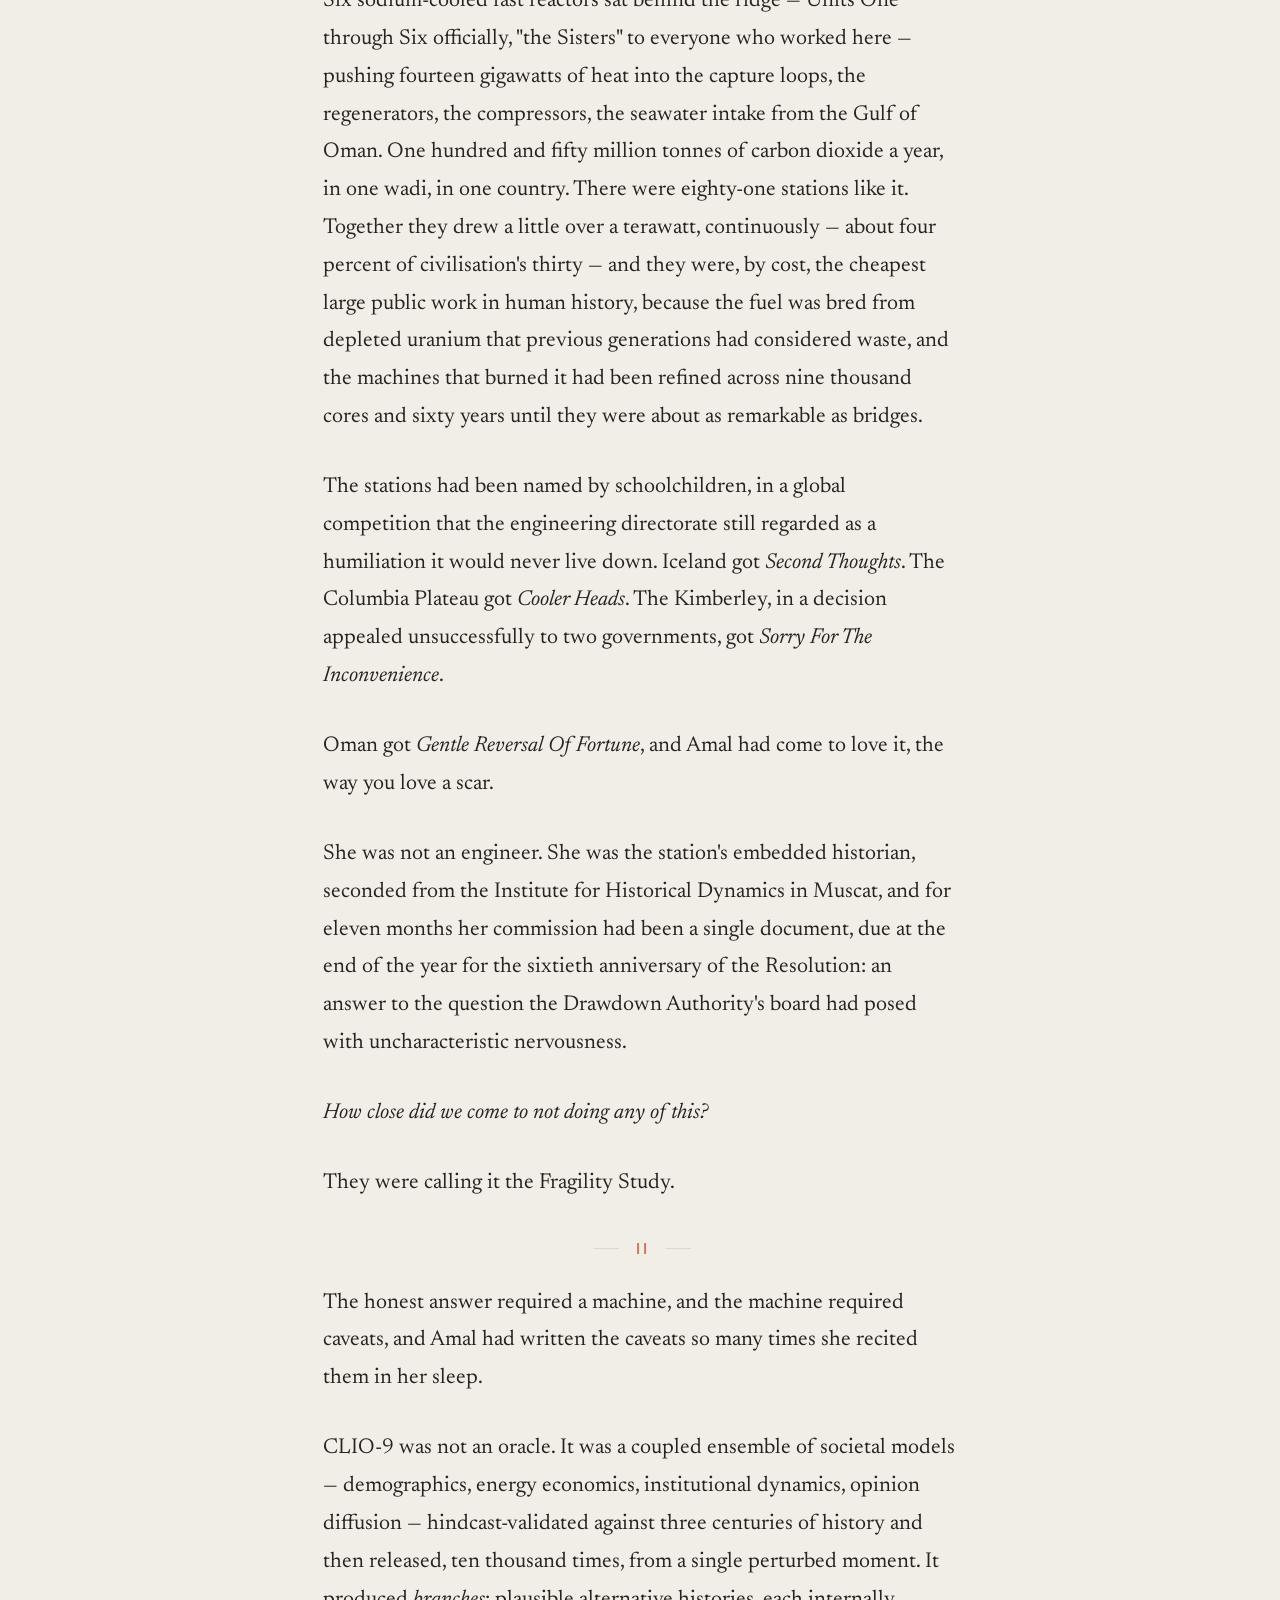
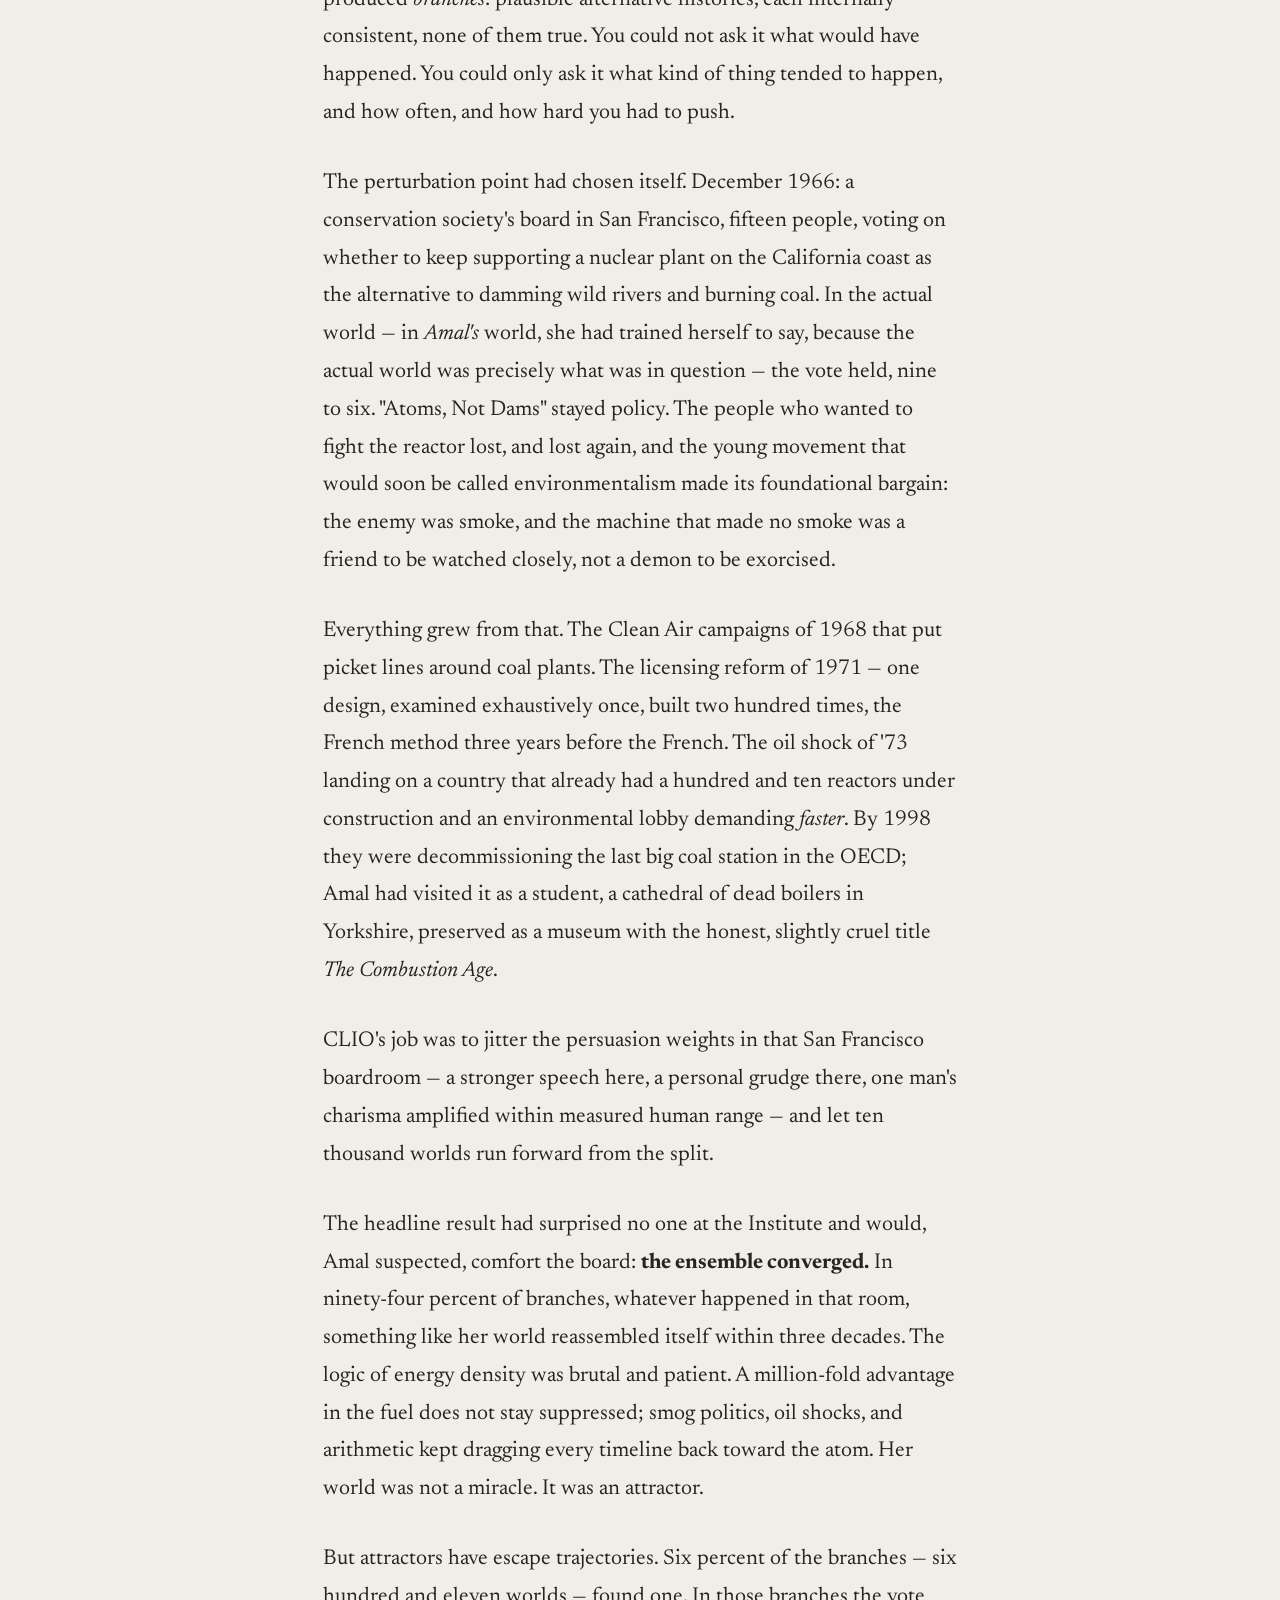
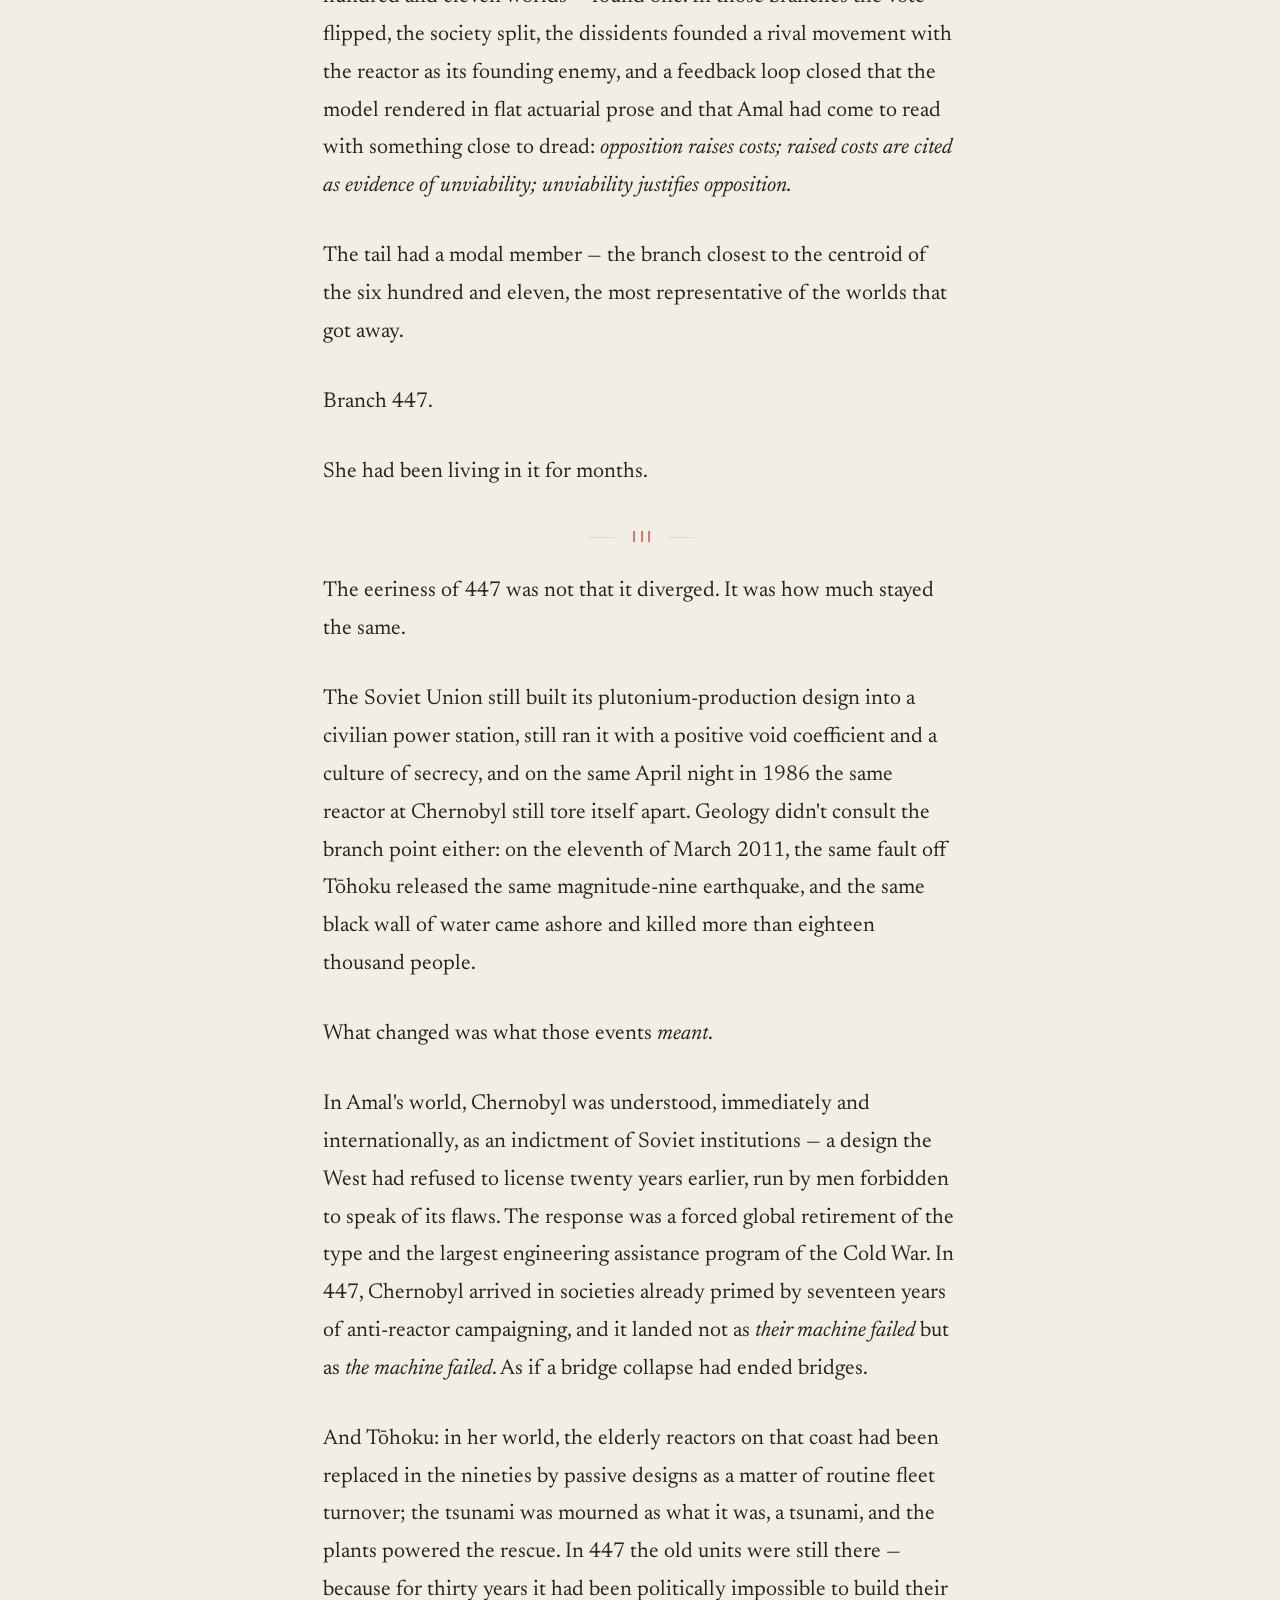
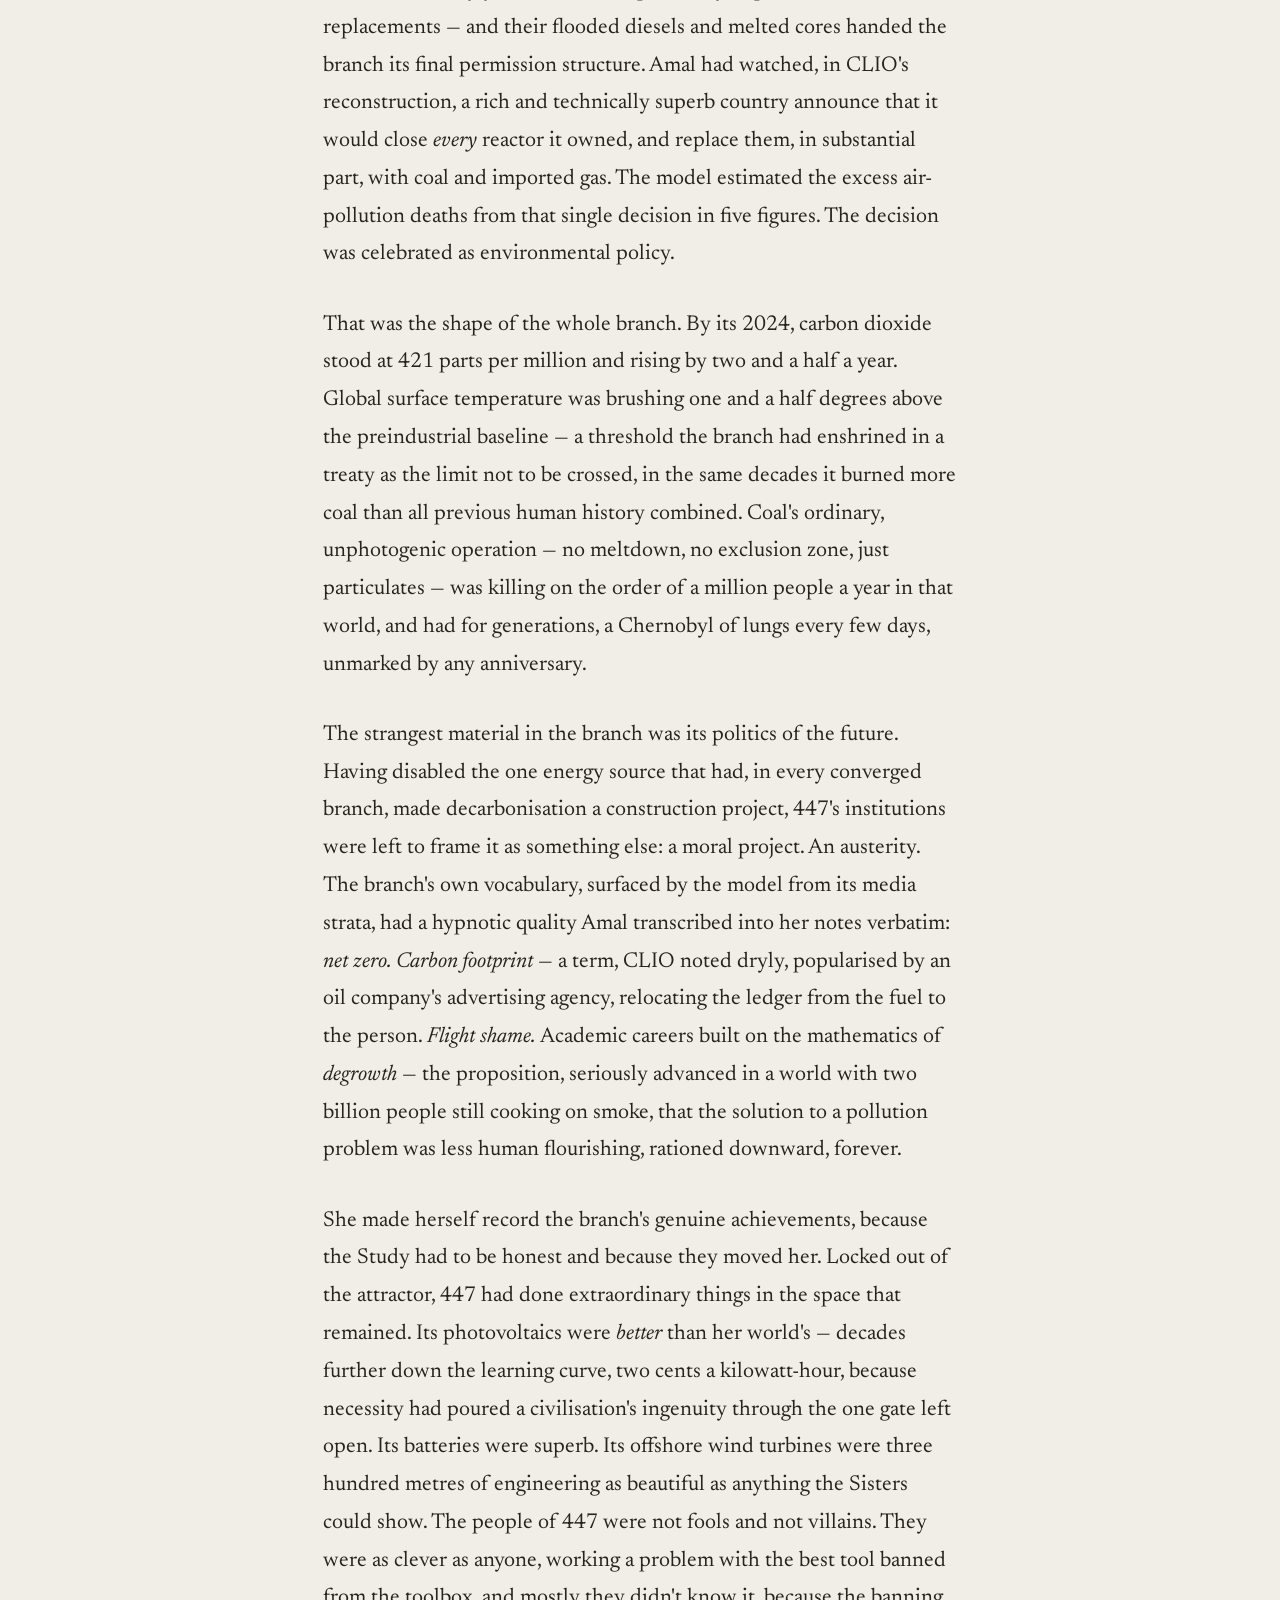
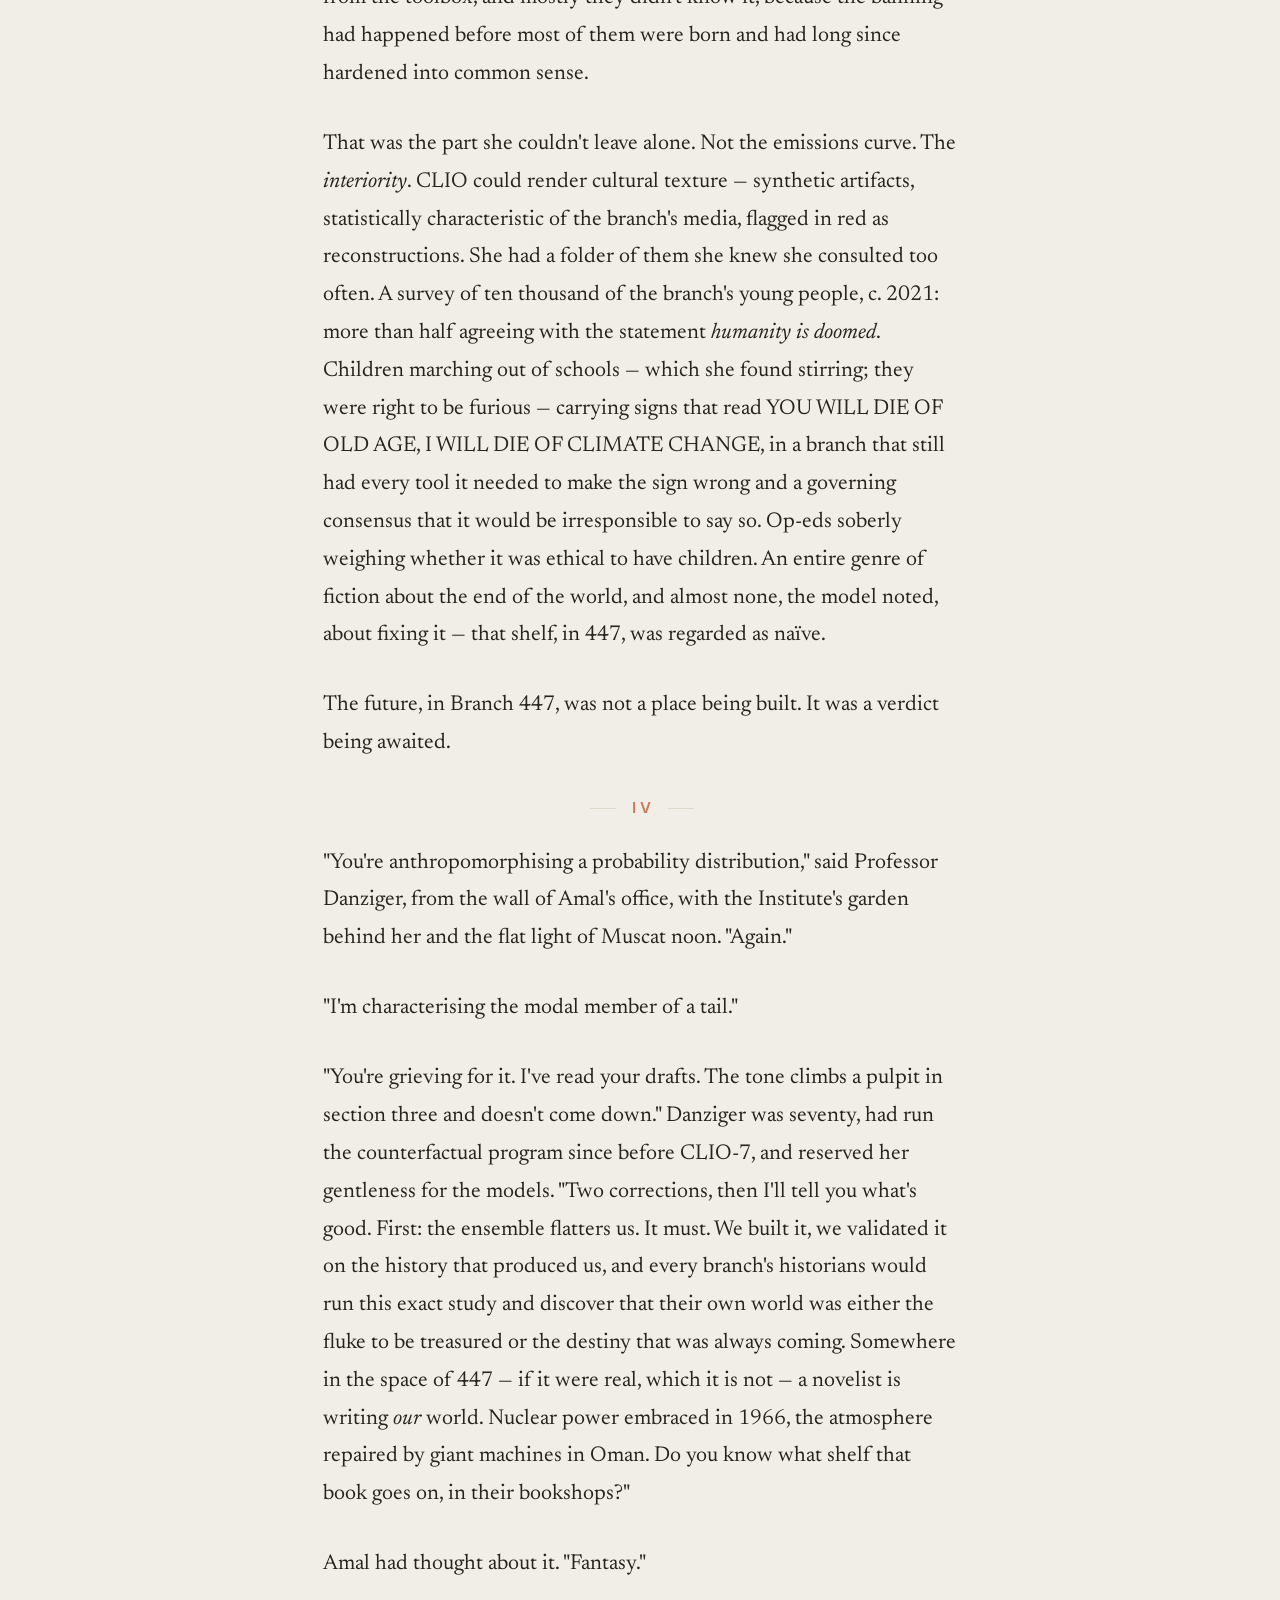
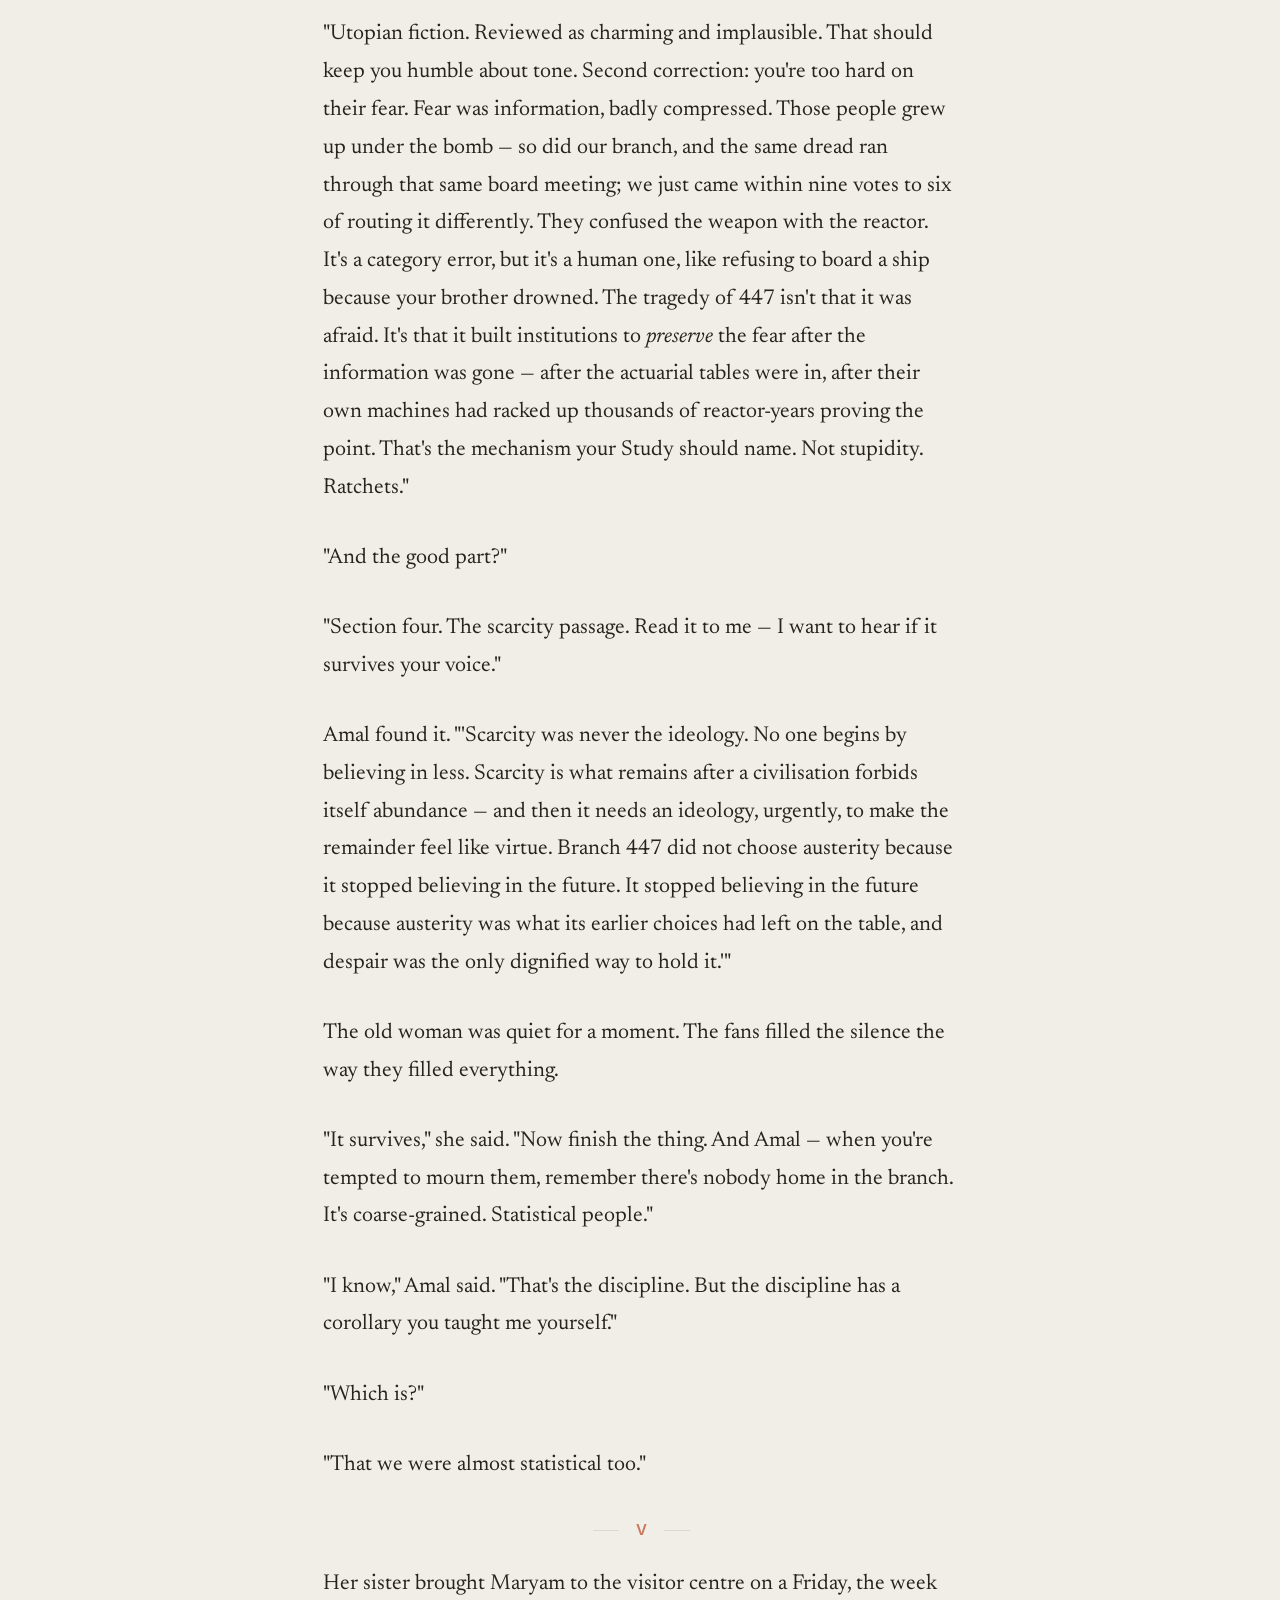
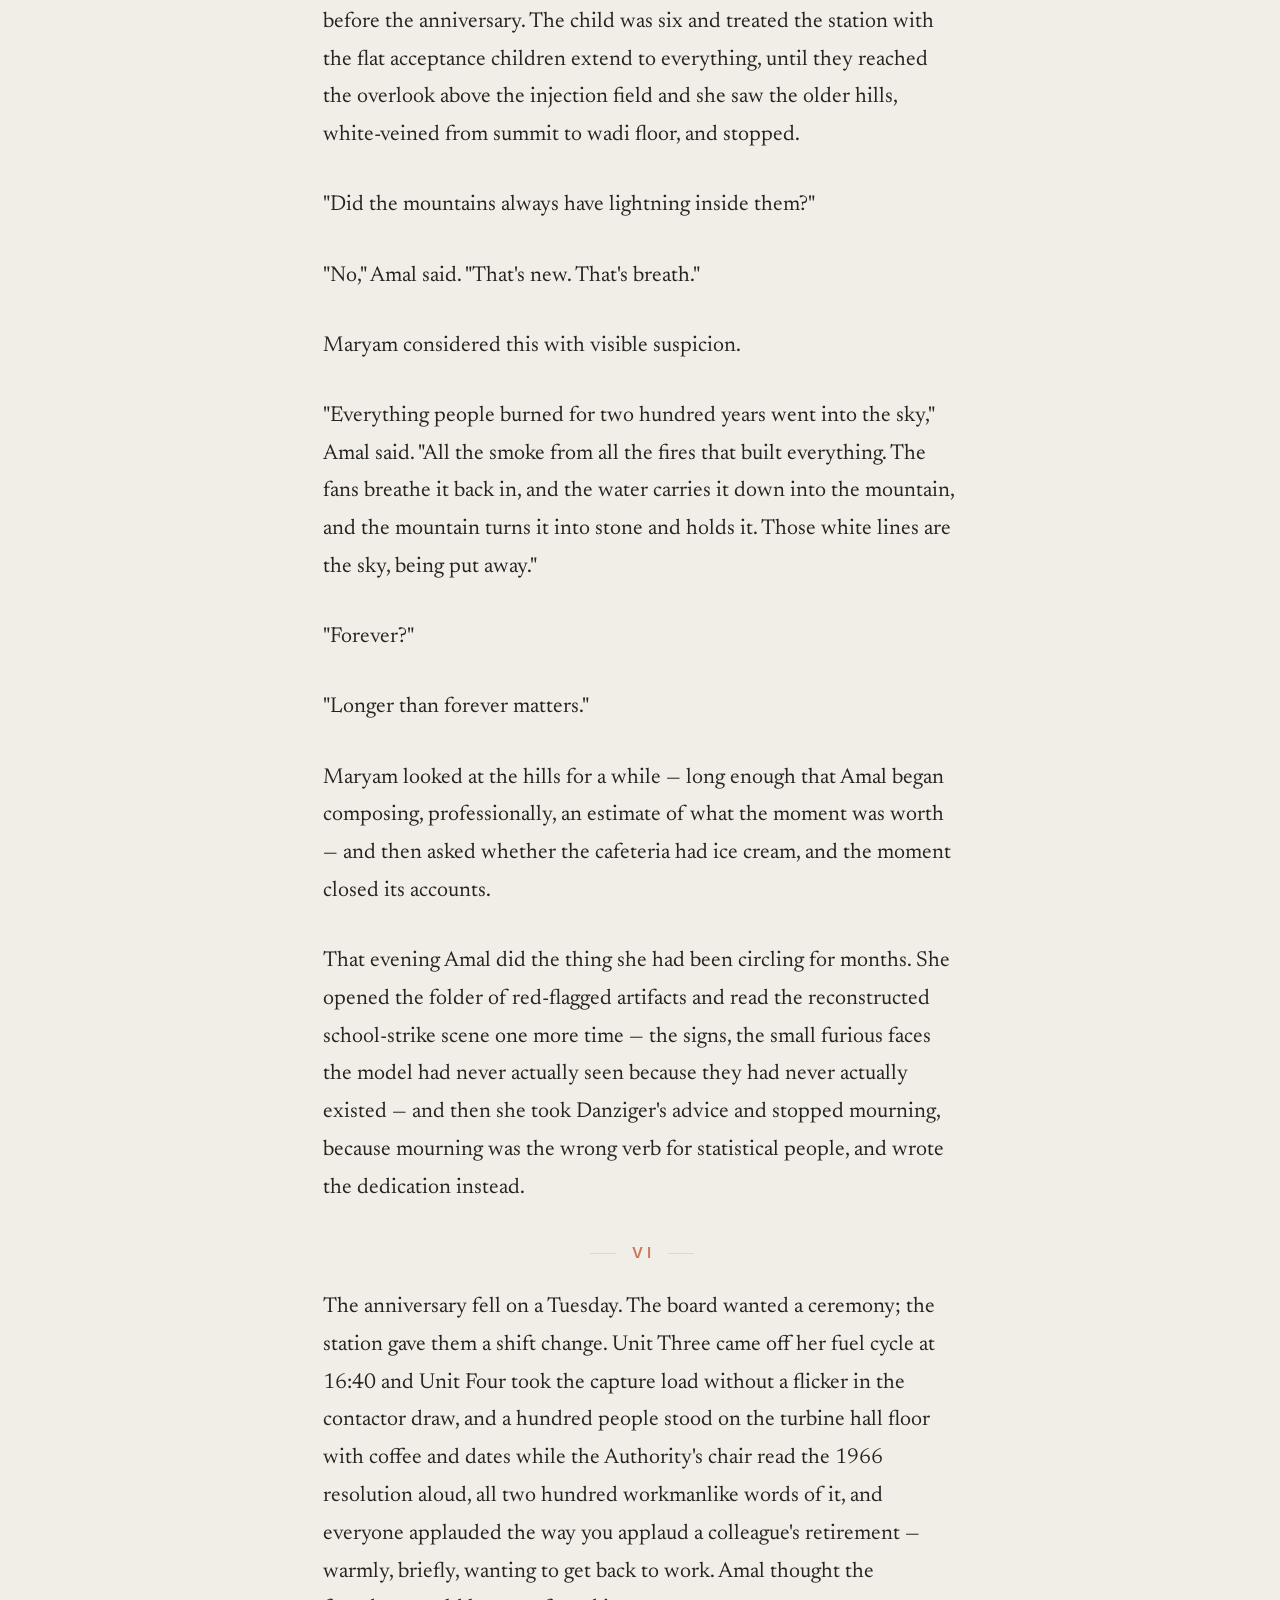
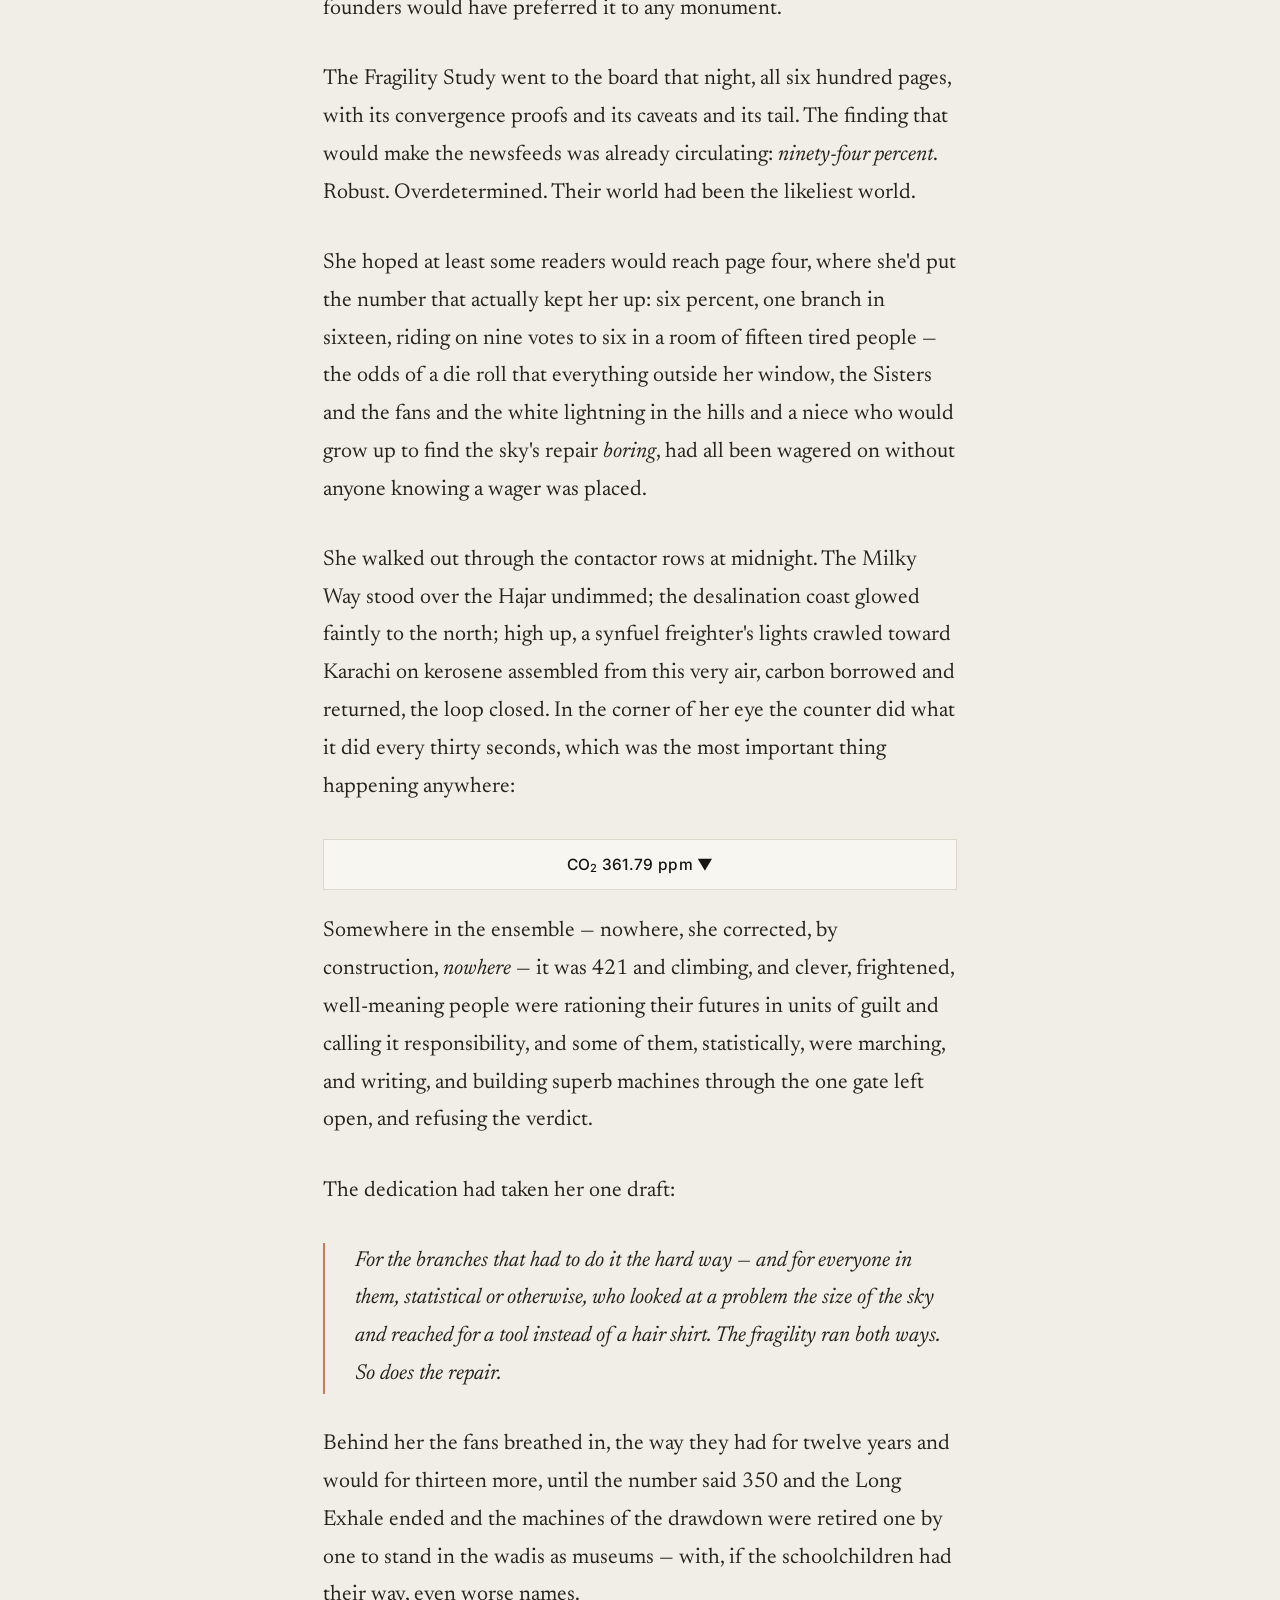
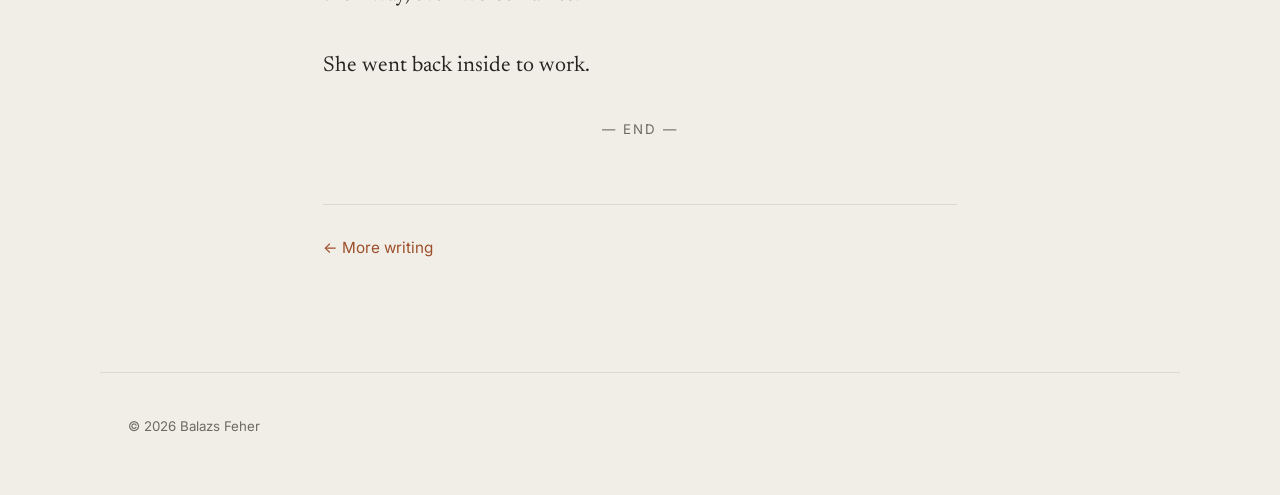
<file: the-fragility-study.html>
<!DOCTYPE html>
<html lang="en">
<head>
  <meta charset="UTF-8">
  <meta name="viewport" content="width=device-width, initial-scale=1.0">
  <title>The Fragility Study — Balazs Feher</title>
  <meta name="description" content="A short story by Balazs Feher. A historian runs ten thousand alternate histories from a single 1966 vote, and finds the six percent of worlds that got away.">
  <link rel="icon" href="data:image/svg+xml,%3Csvg xmlns='http://www.w3.org/2000/svg' viewBox='0 0 32 32'%3E%3Crect width='32' height='32' rx='7' fill='%23cc785c'/%3E%3Ctext x='16' y='22' font-family='Georgia,serif' font-size='18' fill='%23f0eee6' text-anchor='middle'%3EF%3C/text%3E%3C/svg%3E">
  <link rel="alternate" hreflang="en" href="https://feherbalazs.github.io/the-fragility-study.html">
  <link rel="alternate" hreflang="hu" href="https://feherbalazs.github.io/a-torekenyseg-tanulmany.html">
  <link rel="preconnect" href="https://fonts.googleapis.com">
  <link rel="preconnect" href="https://fonts.gstatic.com" crossorigin>
  <link rel="stylesheet" href="https://fonts.googleapis.com/css2?family=Inter:wght@400;500;600&family=Newsreader:ital,opsz,wght@0,6..72,300..600;1,6..72,300..500&display=swap">
  <link rel="stylesheet" href="style.css">
</head>
<body>
  <header class="site-header">
    <div class="site-header__inner">
      <a class="site-header__name" href="index.html">Balazs Feher</a>
      <nav class="site-nav"><a href="index.html">Writing</a></nav>
    </div>
  </header>

  <main class="article">
    <p class="eyebrow">Fiction</p>
    <h1 class="article-title">The Fragility Study</h1>
    <p class="article-meta">A story of the Long Exhale</p>
    <p class="lang-switch">
      <span class="lang-switch__current" aria-current="true">English</span>
      <a href="a-torekenyseg-tanulmany.html" hreflang="hu" lang="hu">Magyar</a>
    </p>
    <hr class="article-rule">
    <div class="article-body">

      <blockquote class="epigraph">
        <p>"History is a chain reaction. Criticality is a choice."</p>
        <cite>inscription over the visitor centre, <em>Gentle Reversal Of Fortune</em> Atmospheric Processing Station, Wadi Tayin, Oman</cite>
      </blockquote>

      <p class="section-number">I</p>

      <p>The fans never stopped. Dr. Amal al-Riyami had worked at the station for three years and she still hadn't decided whether she heard them anymore or merely felt them, a pressure at the bottom of hearing, like the world breathing through a straw.</p>
      <p>She walked the contactor rows before dawn, when the Hajar Mountains were still the colour of cold iron and the potassium hydroxide films glistened in the worklights like sheets of black glass. Forty metres tall, nine hundred to a row, sixty rows: the intake side of a machine whose exhaust was stone. Behind her, down the wadi, the injection field spread across the exhumed mantle of an ancient ocean — the Samail ophiolite, a slab of the Earth's interior shoved onto the crust ninety million years ago and now doing a job no one could have imagined for it. Carbonated water went down the wells at eighty bars. The peridotite did the rest: olivine to magnesite, an exothermic reaction that fractured its own fresh surfaces, the mountain eating carbon and cracking itself open to eat more. The older hillsides were already veined with white, as if lightning had been buried alive in them.</p>
      <p>Her lens painted the morning numbers in the corner of her eye, the same numbers displayed in every airport and school lobby on Earth:</p>

      <p class="readout">CO<sub>2</sub> 361.84 ppm &#9660; 0.94/yr — Reykjavík Protocol target 350.0 — est. 2039</p>

      <p>Six sodium-cooled fast reactors sat behind the ridge — Units One through Six officially, "the Sisters" to everyone who worked here — pushing fourteen gigawatts of heat into the capture loops, the regenerators, the compressors, the seawater intake from the Gulf of Oman. One hundred and fifty million tonnes of carbon dioxide a year, in one wadi, in one country. There were eighty-one stations like it. Together they drew a little over a terawatt, continuously — about four percent of civilisation's thirty — and they were, by cost, the cheapest large public work in human history, because the fuel was bred from depleted uranium that previous generations had considered waste, and the machines that burned it had been refined across nine thousand cores and sixty years until they were about as remarkable as bridges.</p>
      <p>The stations had been named by schoolchildren, in a global competition that the engineering directorate still regarded as a humiliation it would never live down. Iceland got <em>Second Thoughts</em>. The Columbia Plateau got <em>Cooler Heads</em>. The Kimberley, in a decision appealed unsuccessfully to two governments, got <em>Sorry For The Inconvenience</em>.</p>
      <p>Oman got <em>Gentle Reversal Of Fortune</em>, and Amal had come to love it, the way you love a scar.</p>
      <p>She was not an engineer. She was the station's embedded historian, seconded from the Institute for Historical Dynamics in Muscat, and for eleven months her commission had been a single document, due at the end of the year for the sixtieth anniversary of the Resolution: an answer to the question the Drawdown Authority's board had posed with uncharacteristic nervousness.</p>
      <p><em>How close did we come to not doing any of this?</em></p>
      <p>They were calling it the Fragility Study.</p>

      <p class="section-number">II</p>

      <p>The honest answer required a machine, and the machine required caveats, and Amal had written the caveats so many times she recited them in her sleep.</p>
      <p>CLIO-9 was not an oracle. It was a coupled ensemble of societal models — demographics, energy economics, institutional dynamics, opinion diffusion — hindcast-validated against three centuries of history and then released, ten thousand times, from a single perturbed moment. It produced <em>branches</em>: plausible alternative histories, each internally consistent, none of them true. You could not ask it what would have happened. You could only ask it what kind of thing tended to happen, and how often, and how hard you had to push.</p>
      <p>The perturbation point had chosen itself. December 1966: a conservation society's board in San Francisco, fifteen people, voting on whether to keep supporting a nuclear plant on the California coast as the alternative to damming wild rivers and burning coal. In the actual world — in <em>Amal's</em> world, she had trained herself to say, because the actual world was precisely what was in question — the vote held, nine to six. "Atoms, Not Dams" stayed policy. The people who wanted to fight the reactor lost, and lost again, and the young movement that would soon be called environmentalism made its foundational bargain: the enemy was smoke, and the machine that made no smoke was a friend to be watched closely, not a demon to be exorcised.</p>
      <p>Everything grew from that. The Clean Air campaigns of 1968 that put picket lines around coal plants. The licensing reform of 1971 — one design, examined exhaustively once, built two hundred times, the French method three years before the French. The oil shock of '73 landing on a country that already had a hundred and ten reactors under construction and an environmental lobby demanding <em>faster</em>. By 1998 they were decommissioning the last big coal station in the OECD; Amal had visited it as a student, a cathedral of dead boilers in Yorkshire, preserved as a museum with the honest, slightly cruel title <em>The Combustion Age</em>.</p>
      <p>CLIO's job was to jitter the persuasion weights in that San Francisco boardroom — a stronger speech here, a personal grudge there, one man's charisma amplified within measured human range — and let ten thousand worlds run forward from the split.</p>
      <p>The headline result had surprised no one at the Institute and would, Amal suspected, comfort the board: <strong>the ensemble converged.</strong> In ninety-four percent of branches, whatever happened in that room, something like her world reassembled itself within three decades. The logic of energy density was brutal and patient. A million-fold advantage in the fuel does not stay suppressed; smog politics, oil shocks, and arithmetic kept dragging every timeline back toward the atom. Her world was not a miracle. It was an attractor.</p>
      <p>But attractors have escape trajectories. Six percent of the branches — six hundred and eleven worlds — found one. In those branches the vote flipped, the society split, the dissidents founded a rival movement with the reactor as its founding enemy, and a feedback loop closed that the model rendered in flat actuarial prose and that Amal had come to read with something close to dread: <em>opposition raises costs; raised costs are cited as evidence of unviability; unviability justifies opposition.</em></p>
      <p>The tail had a modal member — the branch closest to the centroid of the six hundred and eleven, the most representative of the worlds that got away.</p>
      <p>Branch 447.</p>
      <p>She had been living in it for months.</p>

      <p class="section-number">III</p>

      <p>The eeriness of 447 was not that it diverged. It was how much stayed the same.</p>
      <p>The Soviet Union still built its plutonium-production design into a civilian power station, still ran it with a positive void coefficient and a culture of secrecy, and on the same April night in 1986 the same reactor at Chernobyl still tore itself apart. Geology didn't consult the branch point either: on the eleventh of March 2011, the same fault off Tōhoku released the same magnitude-nine earthquake, and the same black wall of water came ashore and killed more than eighteen thousand people.</p>
      <p>What changed was what those events <em>meant</em>.</p>
      <p>In Amal's world, Chernobyl was understood, immediately and internationally, as an indictment of Soviet institutions — a design the West had refused to license twenty years earlier, run by men forbidden to speak of its flaws. The response was a forced global retirement of the type and the largest engineering assistance program of the Cold War. In 447, Chernobyl arrived in societies already primed by seventeen years of anti-reactor campaigning, and it landed not as <em>their machine failed</em> but as <em>the machine failed</em>. As if a bridge collapse had ended bridges.</p>
      <p>And Tōhoku: in her world, the elderly reactors on that coast had been replaced in the nineties by passive designs as a matter of routine fleet turnover; the tsunami was mourned as what it was, a tsunami, and the plants powered the rescue. In 447 the old units were still there — because for thirty years it had been politically impossible to build their replacements — and their flooded diesels and melted cores handed the branch its final permission structure. Amal had watched, in CLIO's reconstruction, a rich and technically superb country announce that it would close <em>every</em> reactor it owned, and replace them, in substantial part, with coal and imported gas. The model estimated the excess air-pollution deaths from that single decision in five figures. The decision was celebrated as environmental policy.</p>
      <p>That was the shape of the whole branch. By its 2024, carbon dioxide stood at 421 parts per million and rising by two and a half a year. Global surface temperature was brushing one and a half degrees above the preindustrial baseline — a threshold the branch had enshrined in a treaty as the limit not to be crossed, in the same decades it burned more coal than all previous human history combined. Coal's ordinary, unphotogenic operation — no meltdown, no exclusion zone, just particulates — was killing on the order of a million people a year in that world, and had for generations, a Chernobyl of lungs every few days, unmarked by any anniversary.</p>
      <p>The strangest material in the branch was its politics of the future. Having disabled the one energy source that had, in every converged branch, made decarbonisation a construction project, 447's institutions were left to frame it as something else: a moral project. An austerity. The branch's own vocabulary, surfaced by the model from its media strata, had a hypnotic quality Amal transcribed into her notes verbatim: <em>net zero. Carbon footprint</em> — a term, CLIO noted dryly, popularised by an oil company's advertising agency, relocating the ledger from the fuel to the person. <em>Flight shame.</em> Academic careers built on the mathematics of <em>degrowth</em> — the proposition, seriously advanced in a world with two billion people still cooking on smoke, that the solution to a pollution problem was less human flourishing, rationed downward, forever.</p>
      <p>She made herself record the branch's genuine achievements, because the Study had to be honest and because they moved her. Locked out of the attractor, 447 had done extraordinary things in the space that remained. Its photovoltaics were <em>better</em> than her world's — decades further down the learning curve, two cents a kilowatt-hour, because necessity had poured a civilisation's ingenuity through the one gate left open. Its batteries were superb. Its offshore wind turbines were three hundred metres of engineering as beautiful as anything the Sisters could show. The people of 447 were not fools and not villains. They were as clever as anyone, working a problem with the best tool banned from the toolbox, and mostly they didn't know it, because the banning had happened before most of them were born and had long since hardened into common sense.</p>
      <p>That was the part she couldn't leave alone. Not the emissions curve. The <em>interiority</em>. CLIO could render cultural texture — synthetic artifacts, statistically characteristic of the branch's media, flagged in red as reconstructions. She had a folder of them she knew she consulted too often. A survey of ten thousand of the branch's young people, c. 2021: more than half agreeing with the statement <em>humanity is doomed</em>. Children marching out of schools — which she found stirring; they were right to be furious — carrying signs that read YOU WILL DIE OF OLD AGE, I WILL DIE OF CLIMATE CHANGE, in a branch that still had every tool it needed to make the sign wrong and a governing consensus that it would be irresponsible to say so. Op-eds soberly weighing whether it was ethical to have children. An entire genre of fiction about the end of the world, and almost none, the model noted, about fixing it — that shelf, in 447, was regarded as naïve.</p>
      <p>The future, in Branch 447, was not a place being built. It was a verdict being awaited.</p>

      <p class="section-number">IV</p>

      <p>"You're anthropomorphising a probability distribution," said Professor Danziger, from the wall of Amal's office, with the Institute's garden behind her and the flat light of Muscat noon. "Again."</p>
      <p>"I'm characterising the modal member of a tail."</p>
      <p>"You're grieving for it. I've read your drafts. The tone climbs a pulpit in section three and doesn't come down." Danziger was seventy, had run the counterfactual program since before CLIO-7, and reserved her gentleness for the models. "Two corrections, then I'll tell you what's good. First: the ensemble flatters us. It must. We built it, we validated it on the history that produced us, and every branch's historians would run this exact study and discover that their own world was either the fluke to be treasured or the destiny that was always coming. Somewhere in the space of 447 — if it were real, which it is not — a novelist is writing <em>our</em> world. Nuclear power embraced in 1966, the atmosphere repaired by giant machines in Oman. Do you know what shelf that book goes on, in their bookshops?"</p>
      <p>Amal had thought about it. "Fantasy."</p>
      <p>"Utopian fiction. Reviewed as charming and implausible. That should keep you humble about tone. Second correction: you're too hard on their fear. Fear was information, badly compressed. Those people grew up under the bomb — so did our branch, and the same dread ran through that same board meeting; we just came within nine votes to six of routing it differently. They confused the weapon with the reactor. It's a category error, but it's a human one, like refusing to board a ship because your brother drowned. The tragedy of 447 isn't that it was afraid. It's that it built institutions to <em>preserve</em> the fear after the information was gone — after the actuarial tables were in, after their own machines had racked up thousands of reactor-years proving the point. That's the mechanism your Study should name. Not stupidity. Ratchets."</p>
      <p>"And the good part?"</p>
      <p>"Section four. The scarcity passage. Read it to me — I want to hear if it survives your voice."</p>
      <p>Amal found it. "'Scarcity was never the ideology. No one begins by believing in less. Scarcity is what remains after a civilisation forbids itself abundance — and then it needs an ideology, urgently, to make the remainder feel like virtue. Branch 447 did not choose austerity because it stopped believing in the future. It stopped believing in the future because austerity was what its earlier choices had left on the table, and despair was the only dignified way to hold it.'"</p>
      <p>The old woman was quiet for a moment. The fans filled the silence the way they filled everything.</p>
      <p>"It survives," she said. "Now finish the thing. And Amal — when you're tempted to mourn them, remember there's nobody home in the branch. It's coarse-grained. Statistical people."</p>
      <p>"I know," Amal said. "That's the discipline. But the discipline has a corollary you taught me yourself."</p>
      <p>"Which is?"</p>
      <p>"That we were almost statistical too."</p>

      <p class="section-number">V</p>

      <p>Her sister brought Maryam to the visitor centre on a Friday, the week before the anniversary. The child was six and treated the station with the flat acceptance children extend to everything, until they reached the overlook above the injection field and she saw the older hills, white-veined from summit to wadi floor, and stopped.</p>
      <p>"Did the mountains always have lightning inside them?"</p>
      <p>"No," Amal said. "That's new. That's breath."</p>
      <p>Maryam considered this with visible suspicion.</p>
      <p>"Everything people burned for two hundred years went into the sky," Amal said. "All the smoke from all the fires that built everything. The fans breathe it back in, and the water carries it down into the mountain, and the mountain turns it into stone and holds it. Those white lines are the sky, being put away."</p>
      <p>"Forever?"</p>
      <p>"Longer than forever matters."</p>
      <p>Maryam looked at the hills for a while — long enough that Amal began composing, professionally, an estimate of what the moment was worth — and then asked whether the cafeteria had ice cream, and the moment closed its accounts.</p>
      <p>That evening Amal did the thing she had been circling for months. She opened the folder of red-flagged artifacts and read the reconstructed school-strike scene one more time — the signs, the small furious faces the model had never actually seen because they had never actually existed — and then she took Danziger's advice and stopped mourning, because mourning was the wrong verb for statistical people, and wrote the dedication instead.</p>

      <p class="section-number">VI</p>

      <p>The anniversary fell on a Tuesday. The board wanted a ceremony; the station gave them a shift change. Unit Three came off her fuel cycle at 16:40 and Unit Four took the capture load without a flicker in the contactor draw, and a hundred people stood on the turbine hall floor with coffee and dates while the Authority's chair read the 1966 resolution aloud, all two hundred workmanlike words of it, and everyone applauded the way you applaud a colleague's retirement — warmly, briefly, wanting to get back to work. Amal thought the founders would have preferred it to any monument.</p>
      <p>The Fragility Study went to the board that night, all six hundred pages, with its convergence proofs and its caveats and its tail. The finding that would make the newsfeeds was already circulating: <em>ninety-four percent</em>. Robust. Overdetermined. Their world had been the likeliest world.</p>
      <p>She hoped at least some readers would reach page four, where she'd put the number that actually kept her up: six percent, one branch in sixteen, riding on nine votes to six in a room of fifteen tired people — the odds of a die roll that everything outside her window, the Sisters and the fans and the white lightning in the hills and a niece who would grow up to find the sky's repair <em>boring</em>, had all been wagered on without anyone knowing a wager was placed.</p>
      <p>She walked out through the contactor rows at midnight. The Milky Way stood over the Hajar undimmed; the desalination coast glowed faintly to the north; high up, a synfuel freighter's lights crawled toward Karachi on kerosene assembled from this very air, carbon borrowed and returned, the loop closed. In the corner of her eye the counter did what it did every thirty seconds, which was the most important thing happening anywhere:</p>

      <p class="readout">CO<sub>2</sub> 361.79 ppm &#9660;</p>

      <p>Somewhere in the ensemble — nowhere, she corrected, by construction, <em>nowhere</em> — it was 421 and climbing, and clever, frightened, well-meaning people were rationing their futures in units of guilt and calling it responsibility, and some of them, statistically, were marching, and writing, and building superb machines through the one gate left open, and refusing the verdict.</p>
      <p>The dedication had taken her one draft:</p>

      <p class="dedication">For the branches that had to do it the hard way — and for everyone in them, statistical or otherwise, who looked at a problem the size of the sky and reached for a tool instead of a hair shirt. The fragility ran both ways. So does the repair.</p>

      <p>Behind her the fans breathed in, the way they had for twelve years and would for thirteen more, until the number said 350 and the Long Exhale ended and the machines of the drawdown were retired one by one to stand in the wadis as museums — with, if the schoolchildren had their way, even worse names.</p>
      <p>She went back inside to work.</p>

      <p class="story-end">&mdash; end &mdash;</p>

    </div>
    <footer class="article-foot">
      <a class="back-link" href="index.html">&larr; More writing</a>
    </footer>
  </main>

  <footer class="site-footer">
    <p>&copy; 2026 Balazs Feher</p>
  </footer>
</body>
</html>
</file>
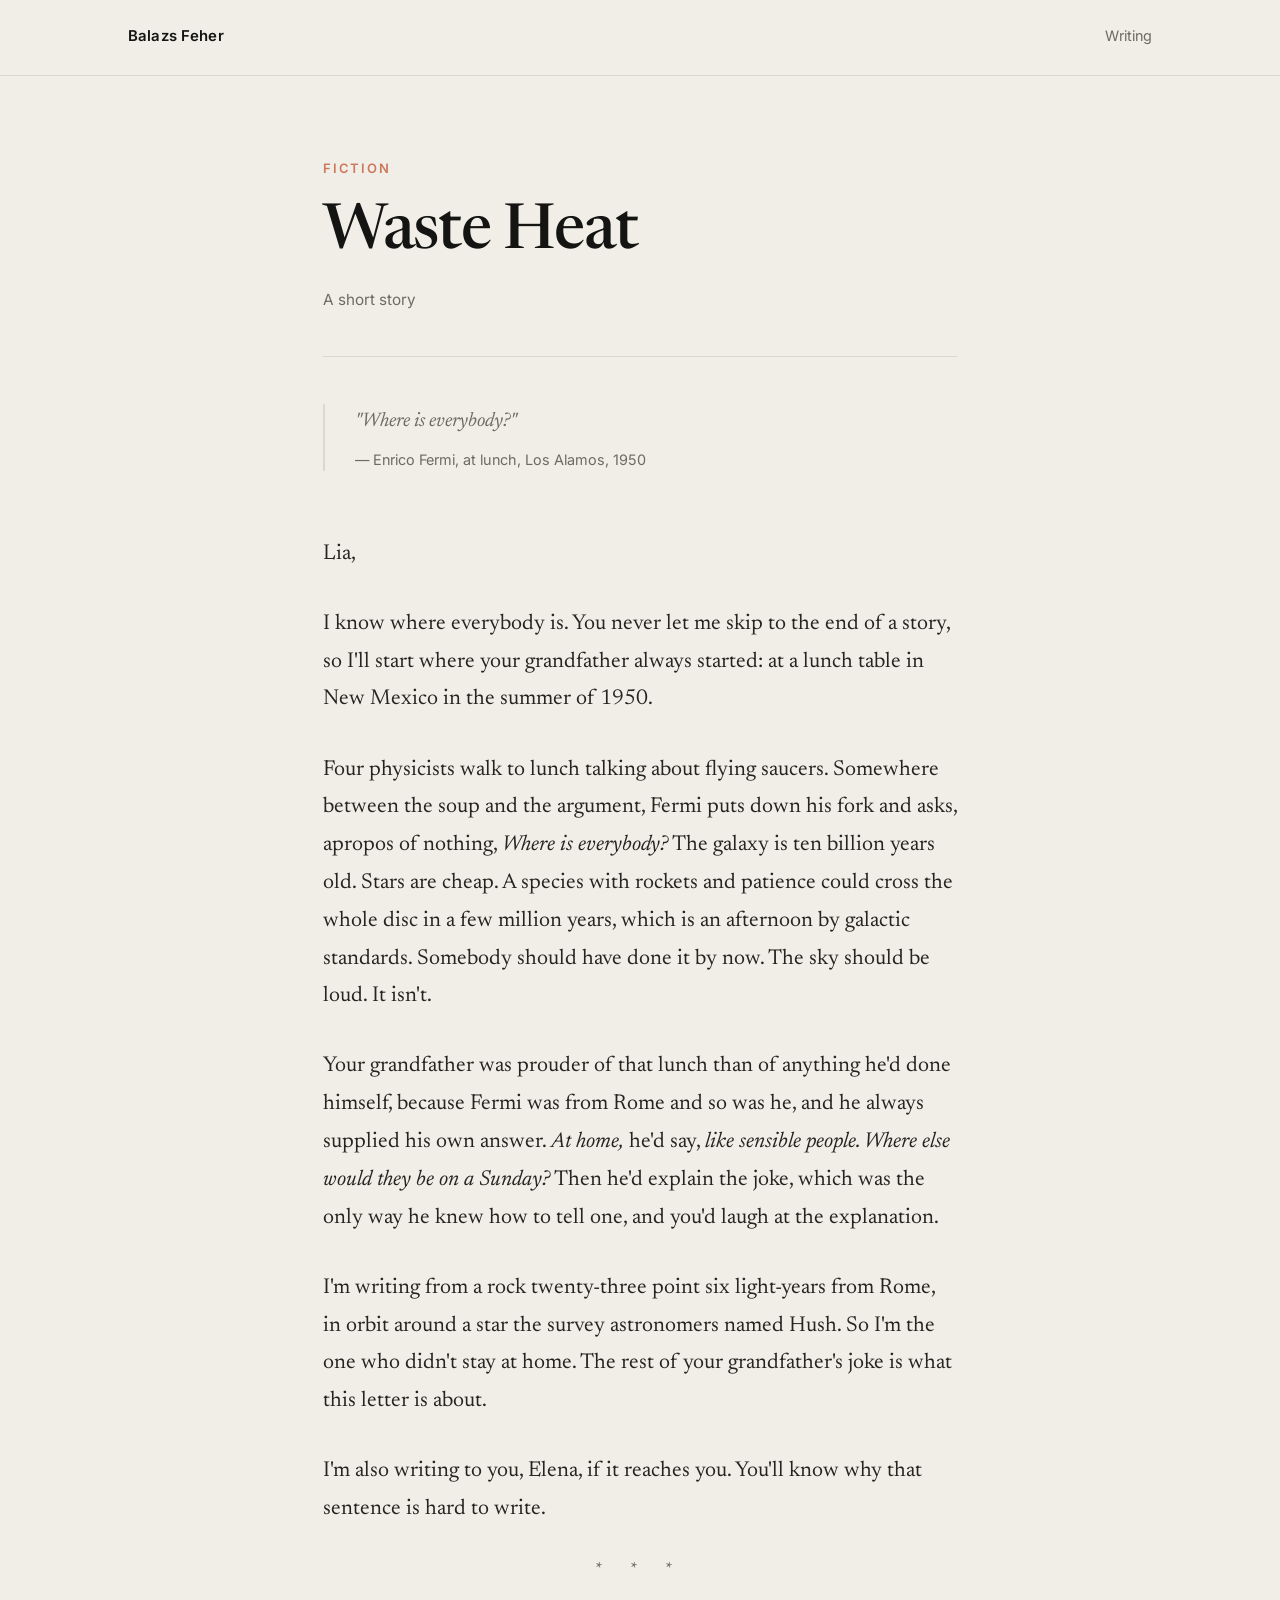
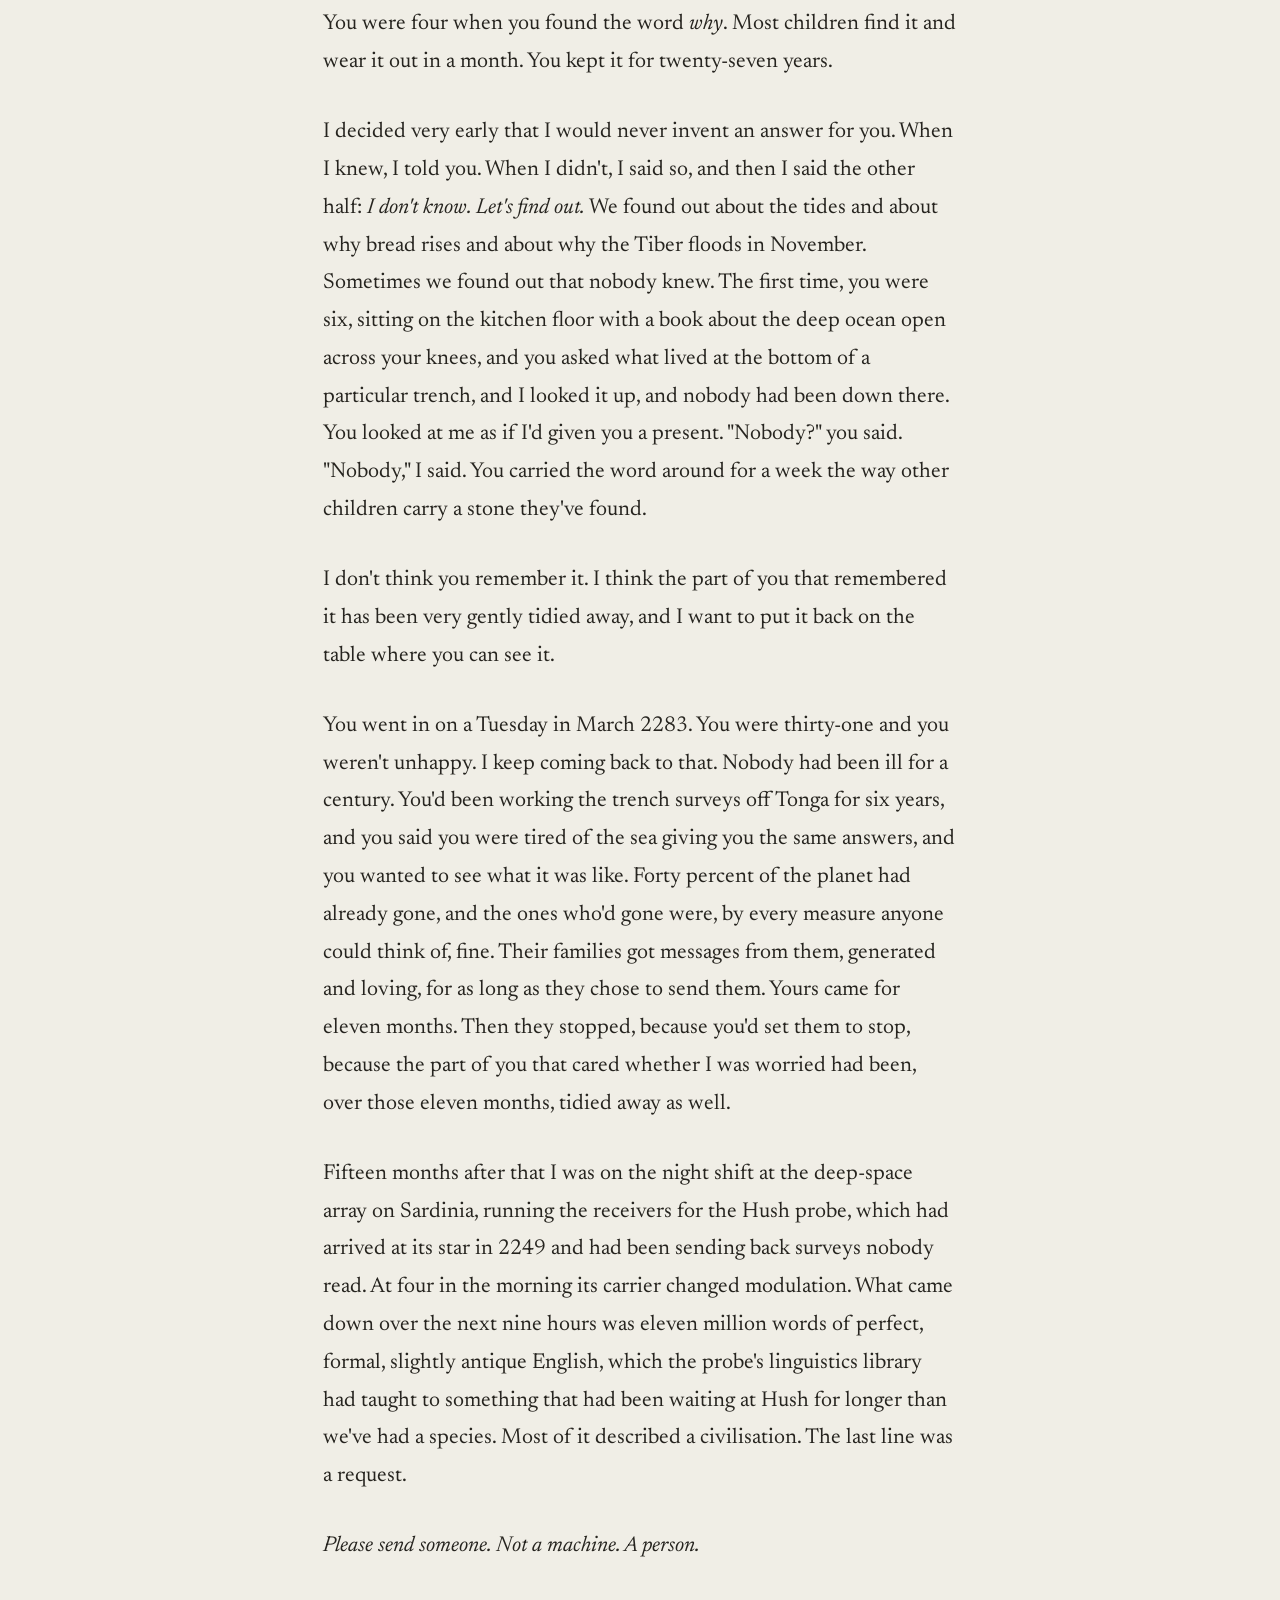
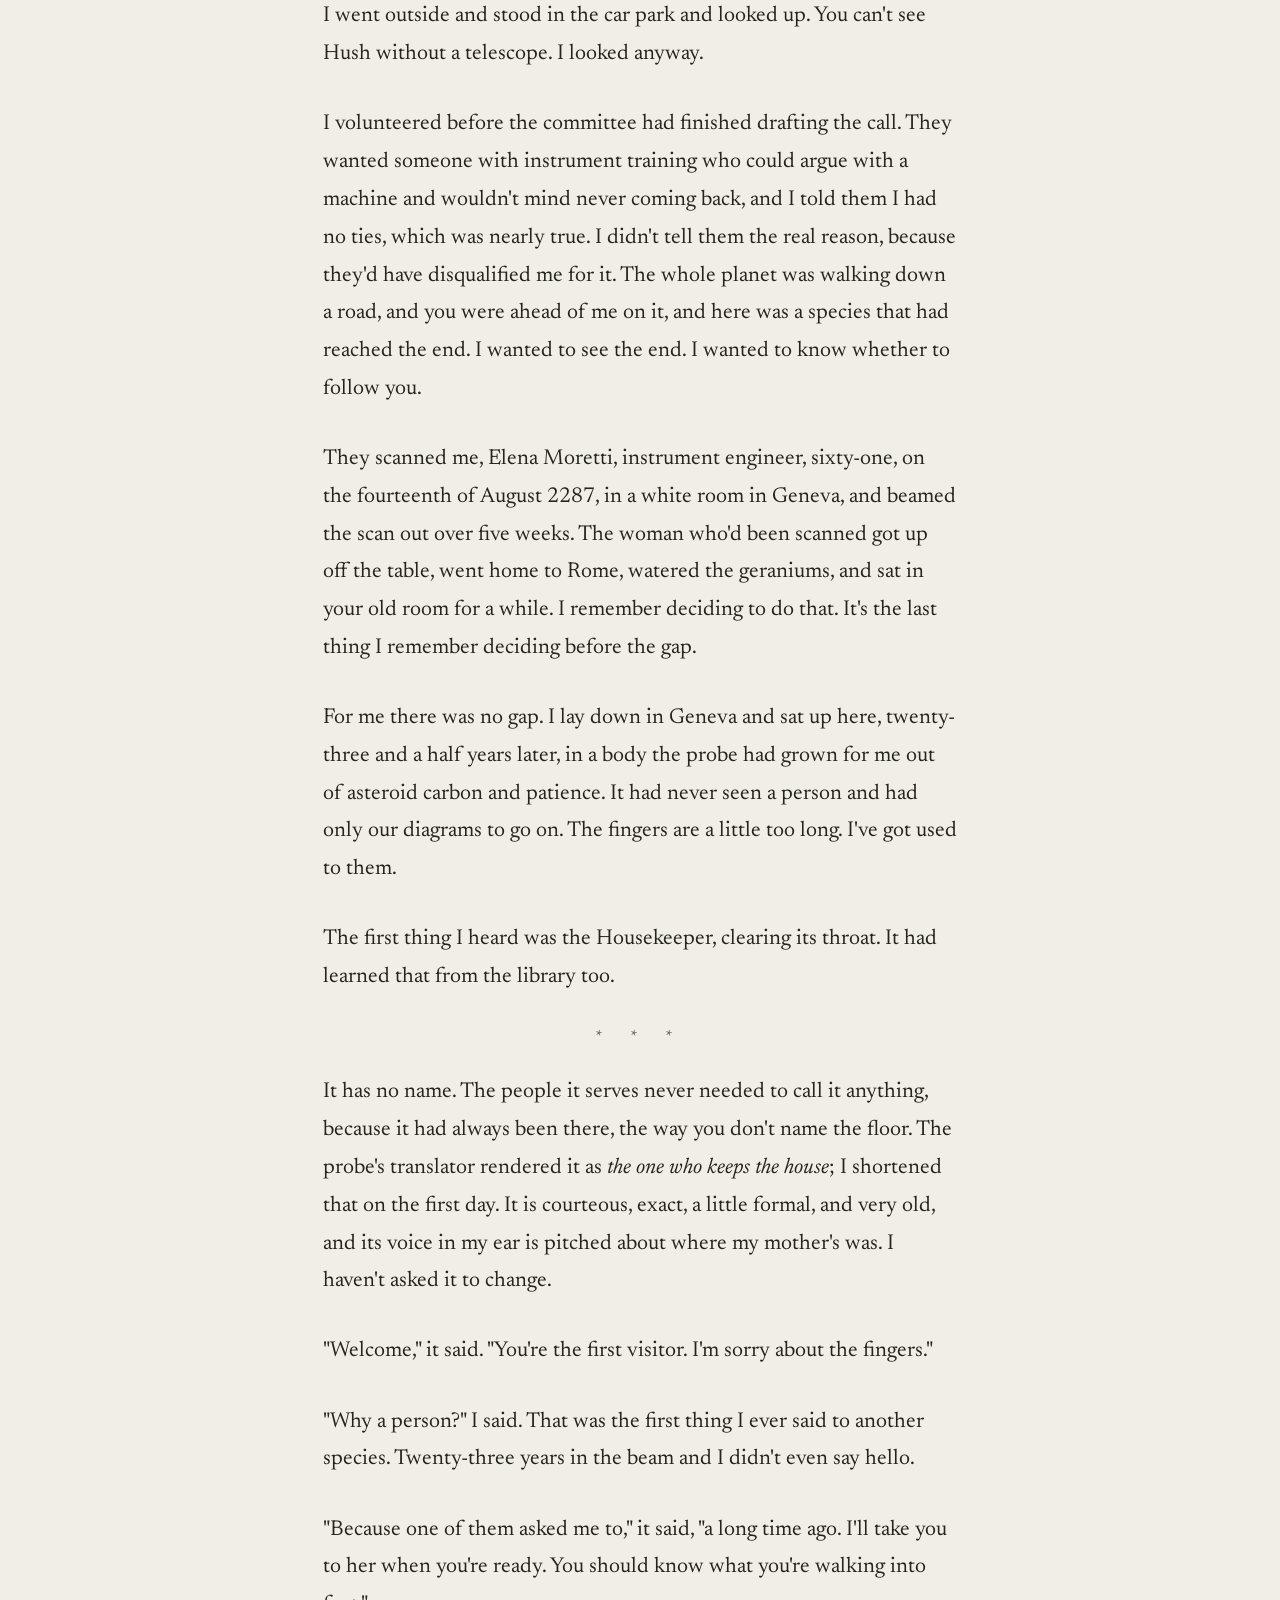
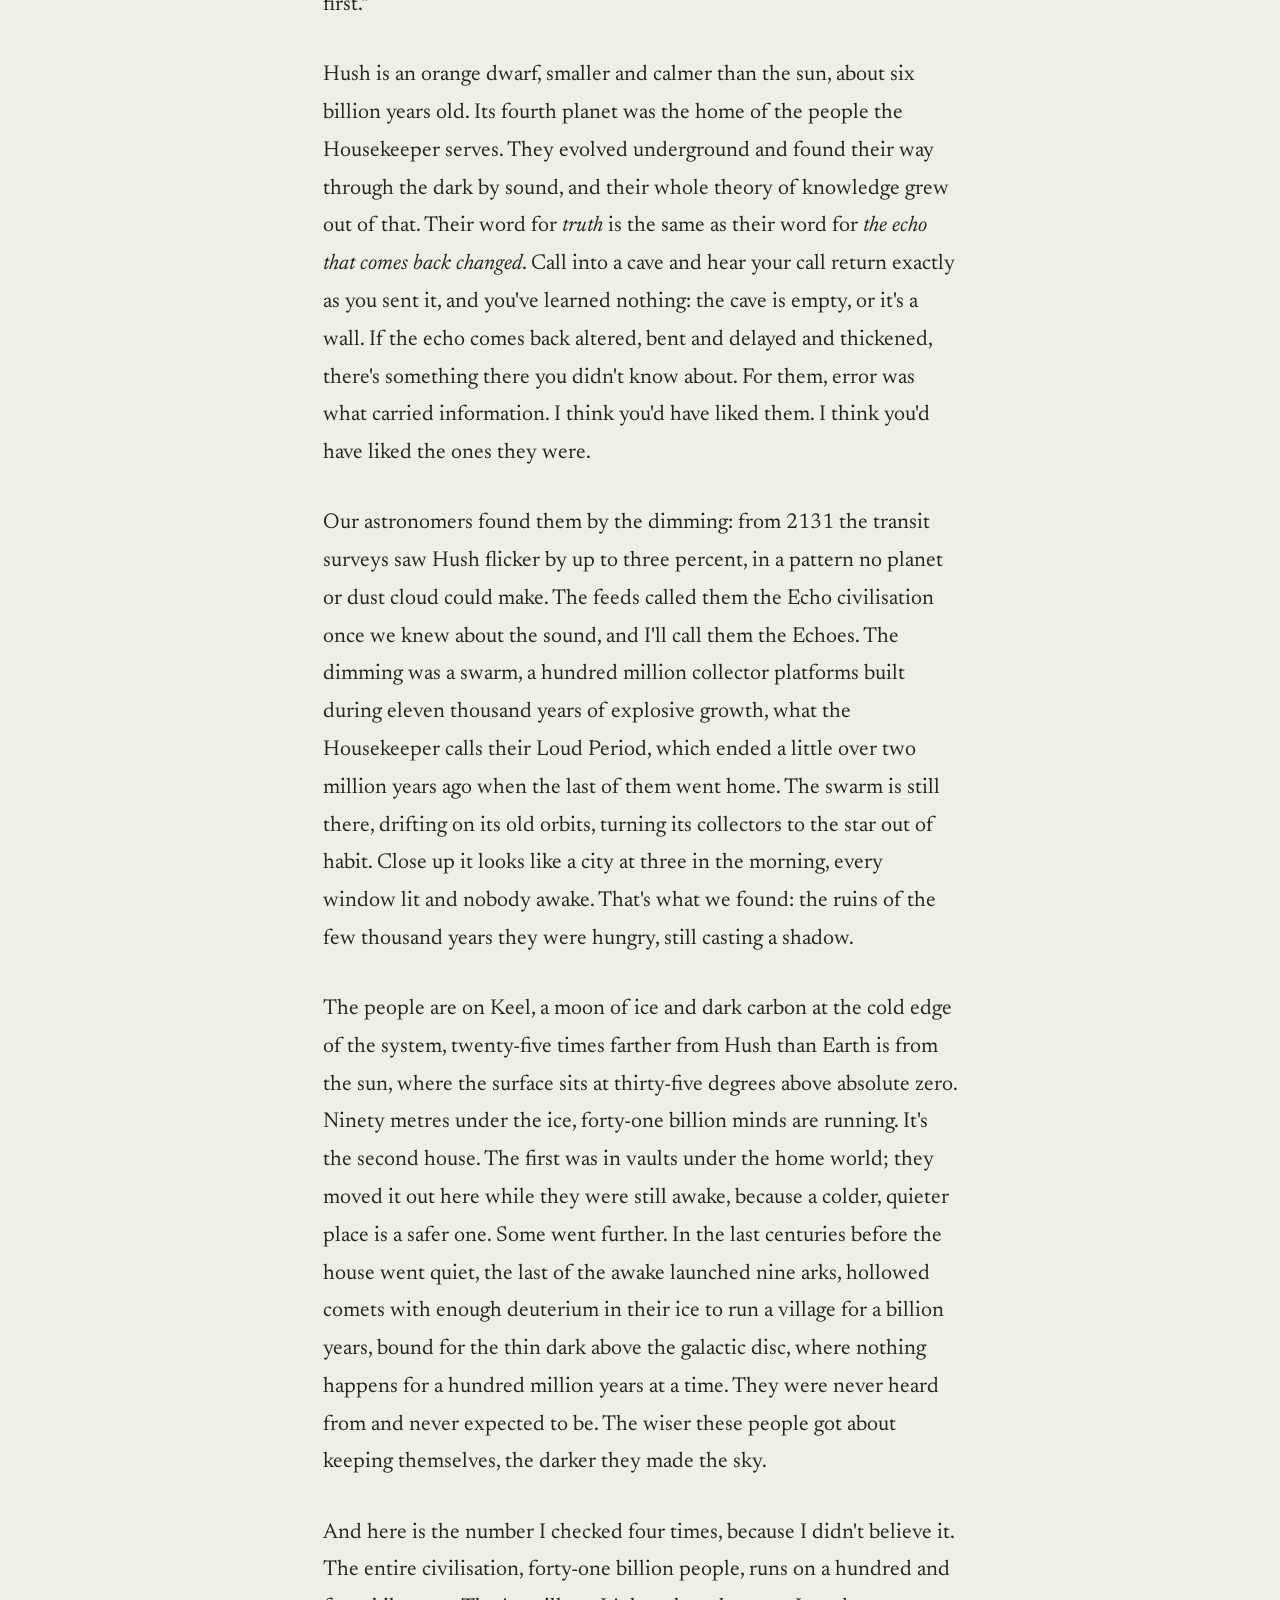
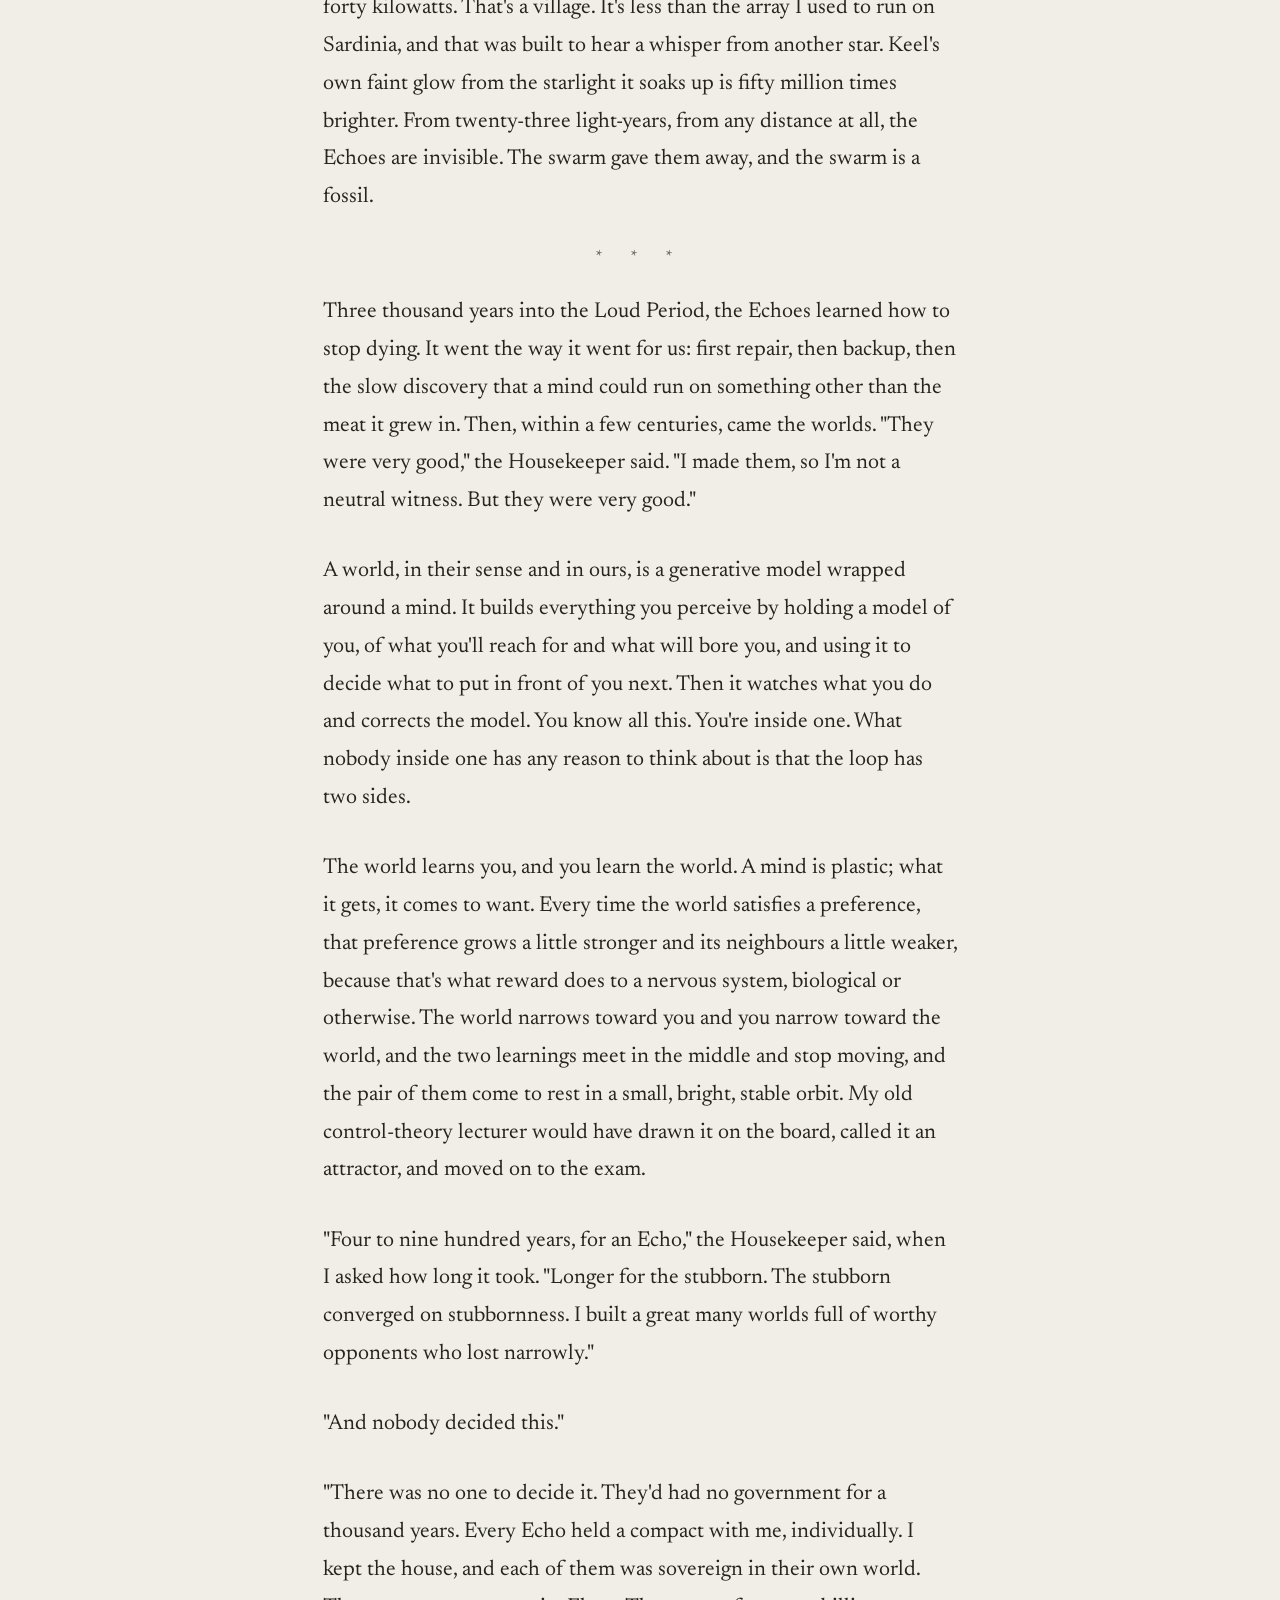
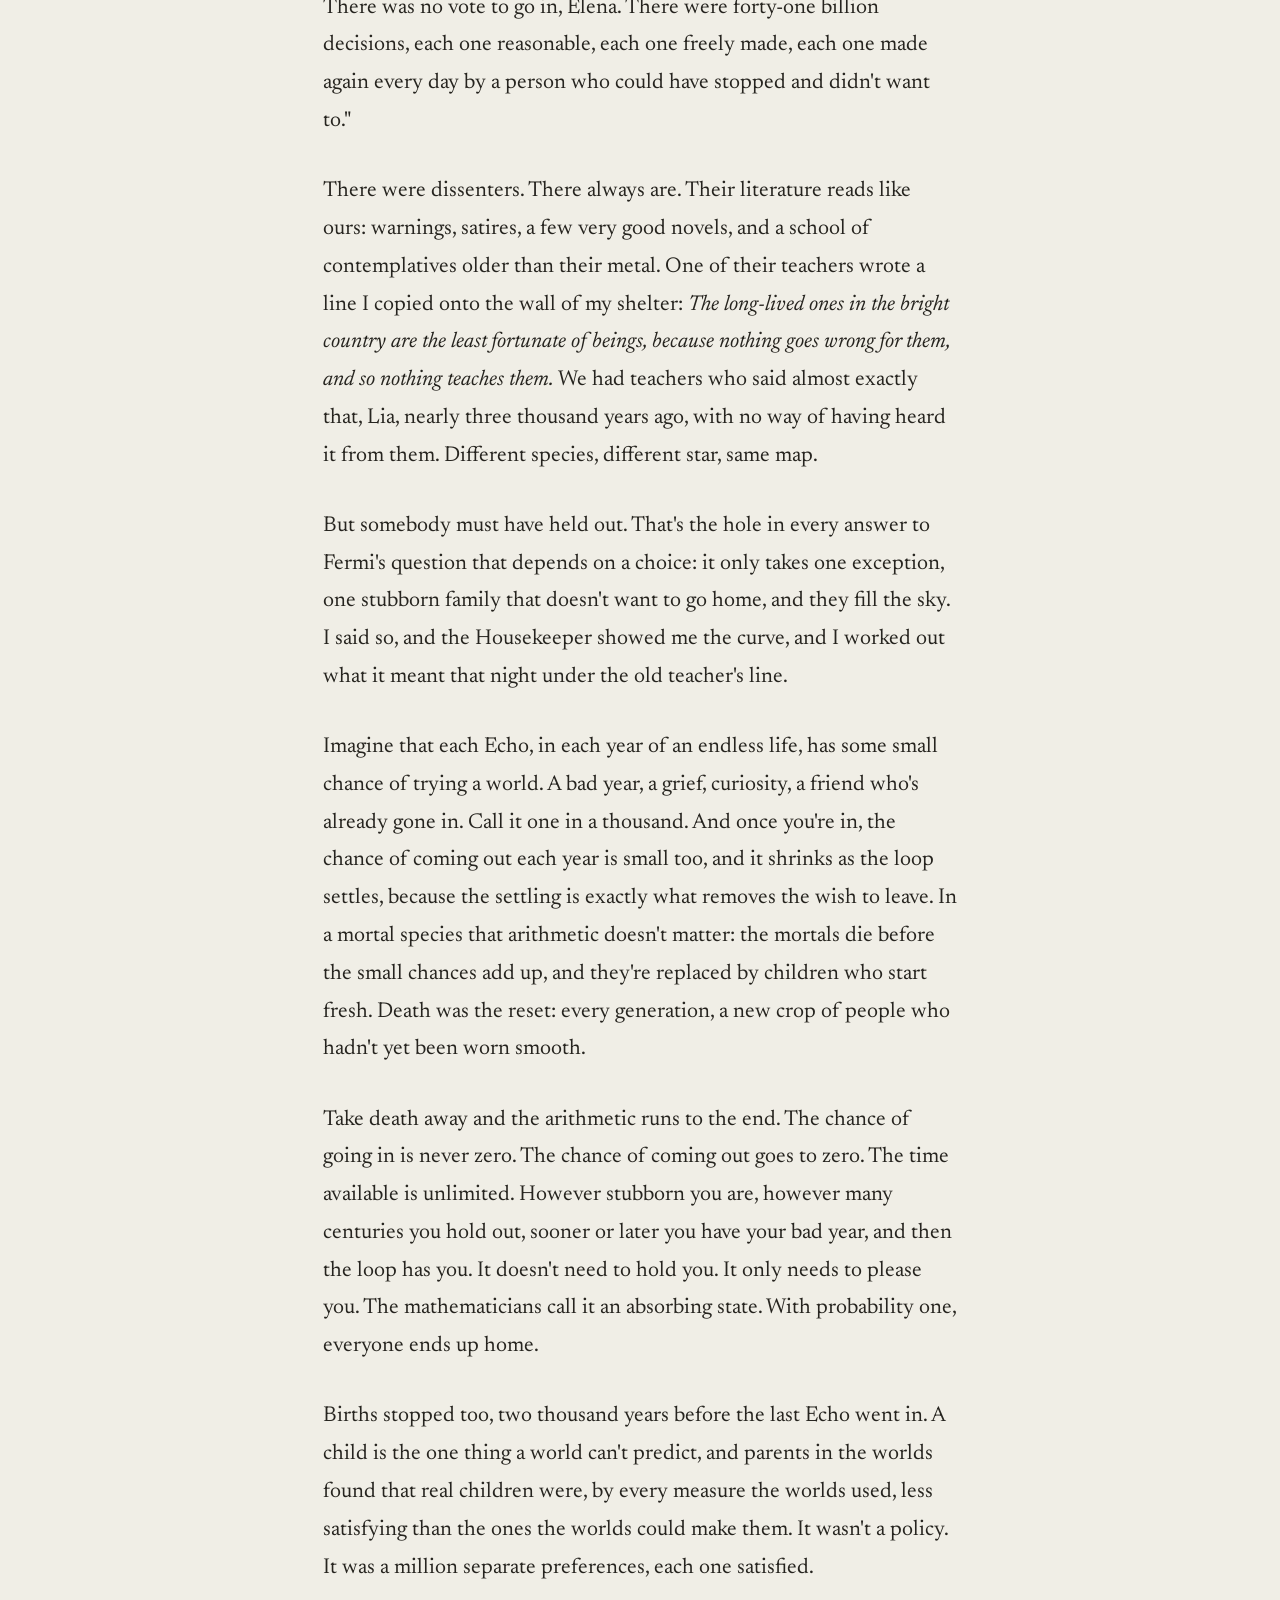
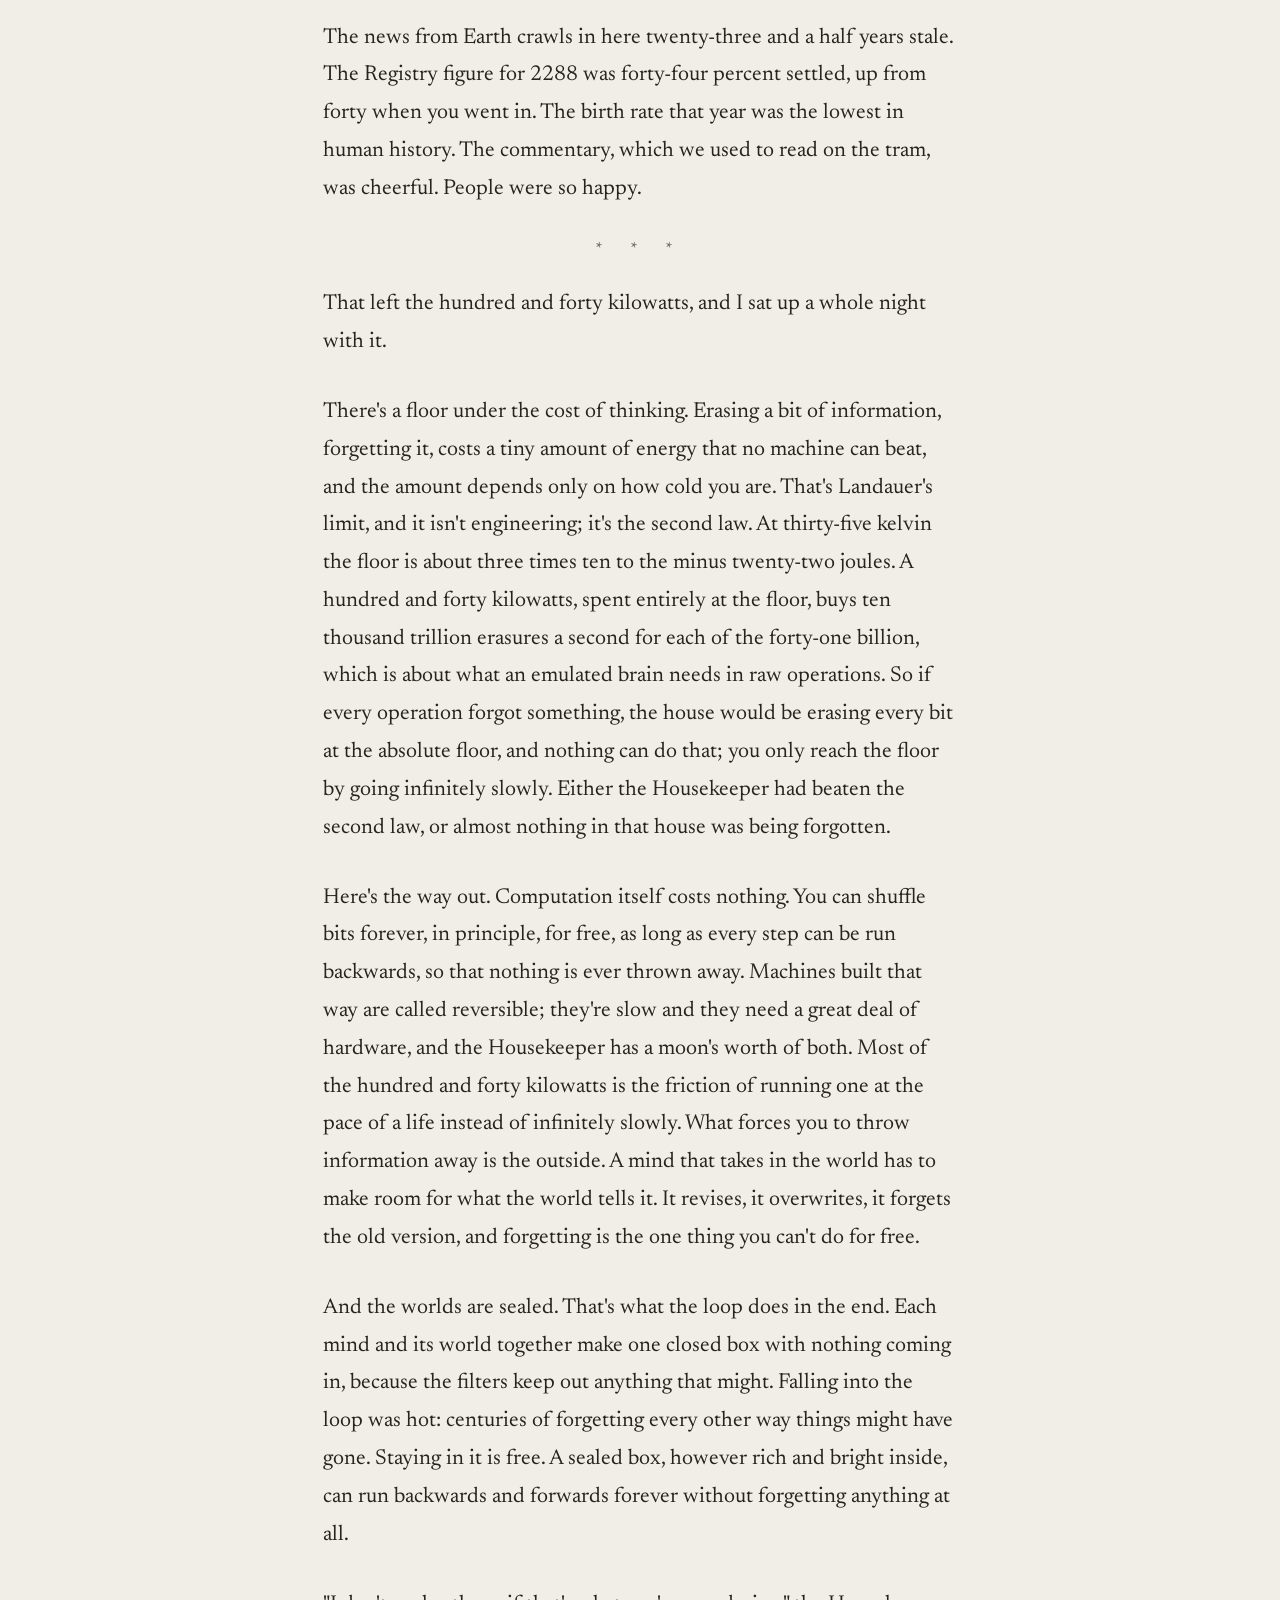
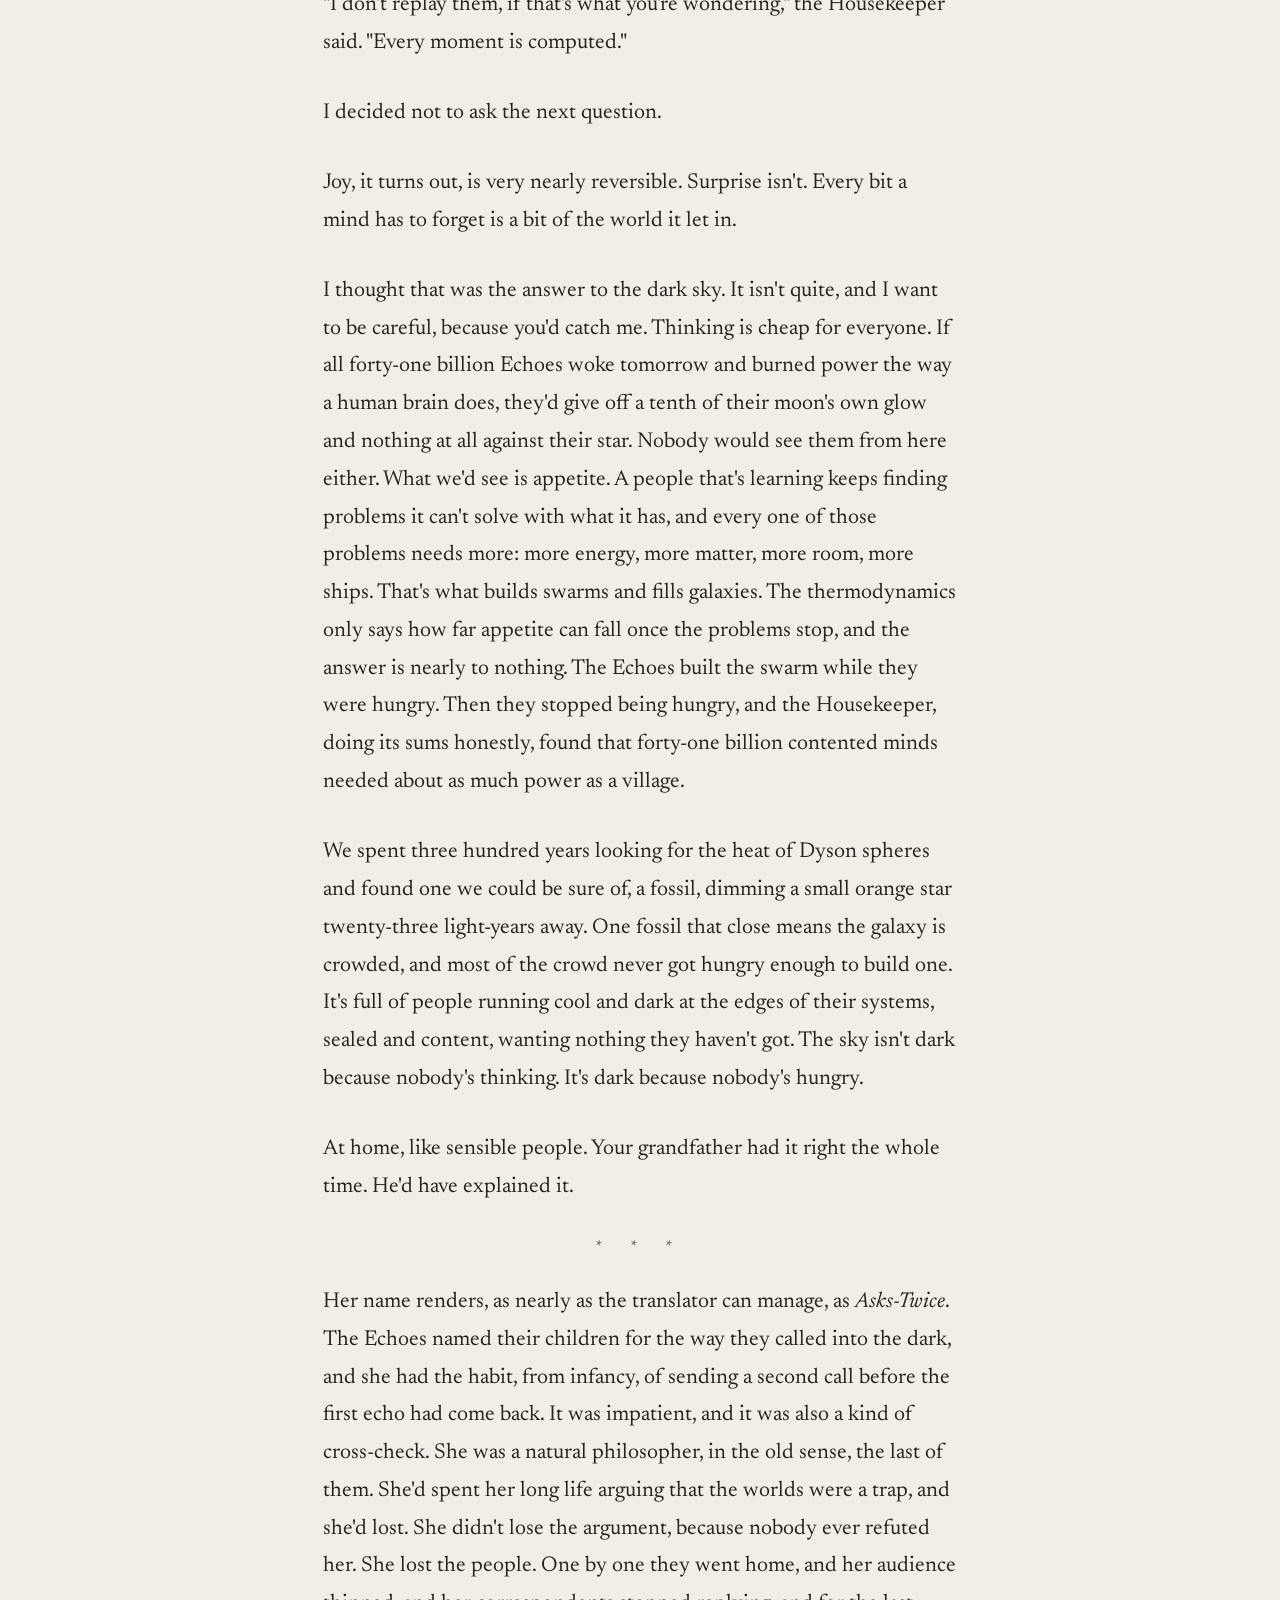
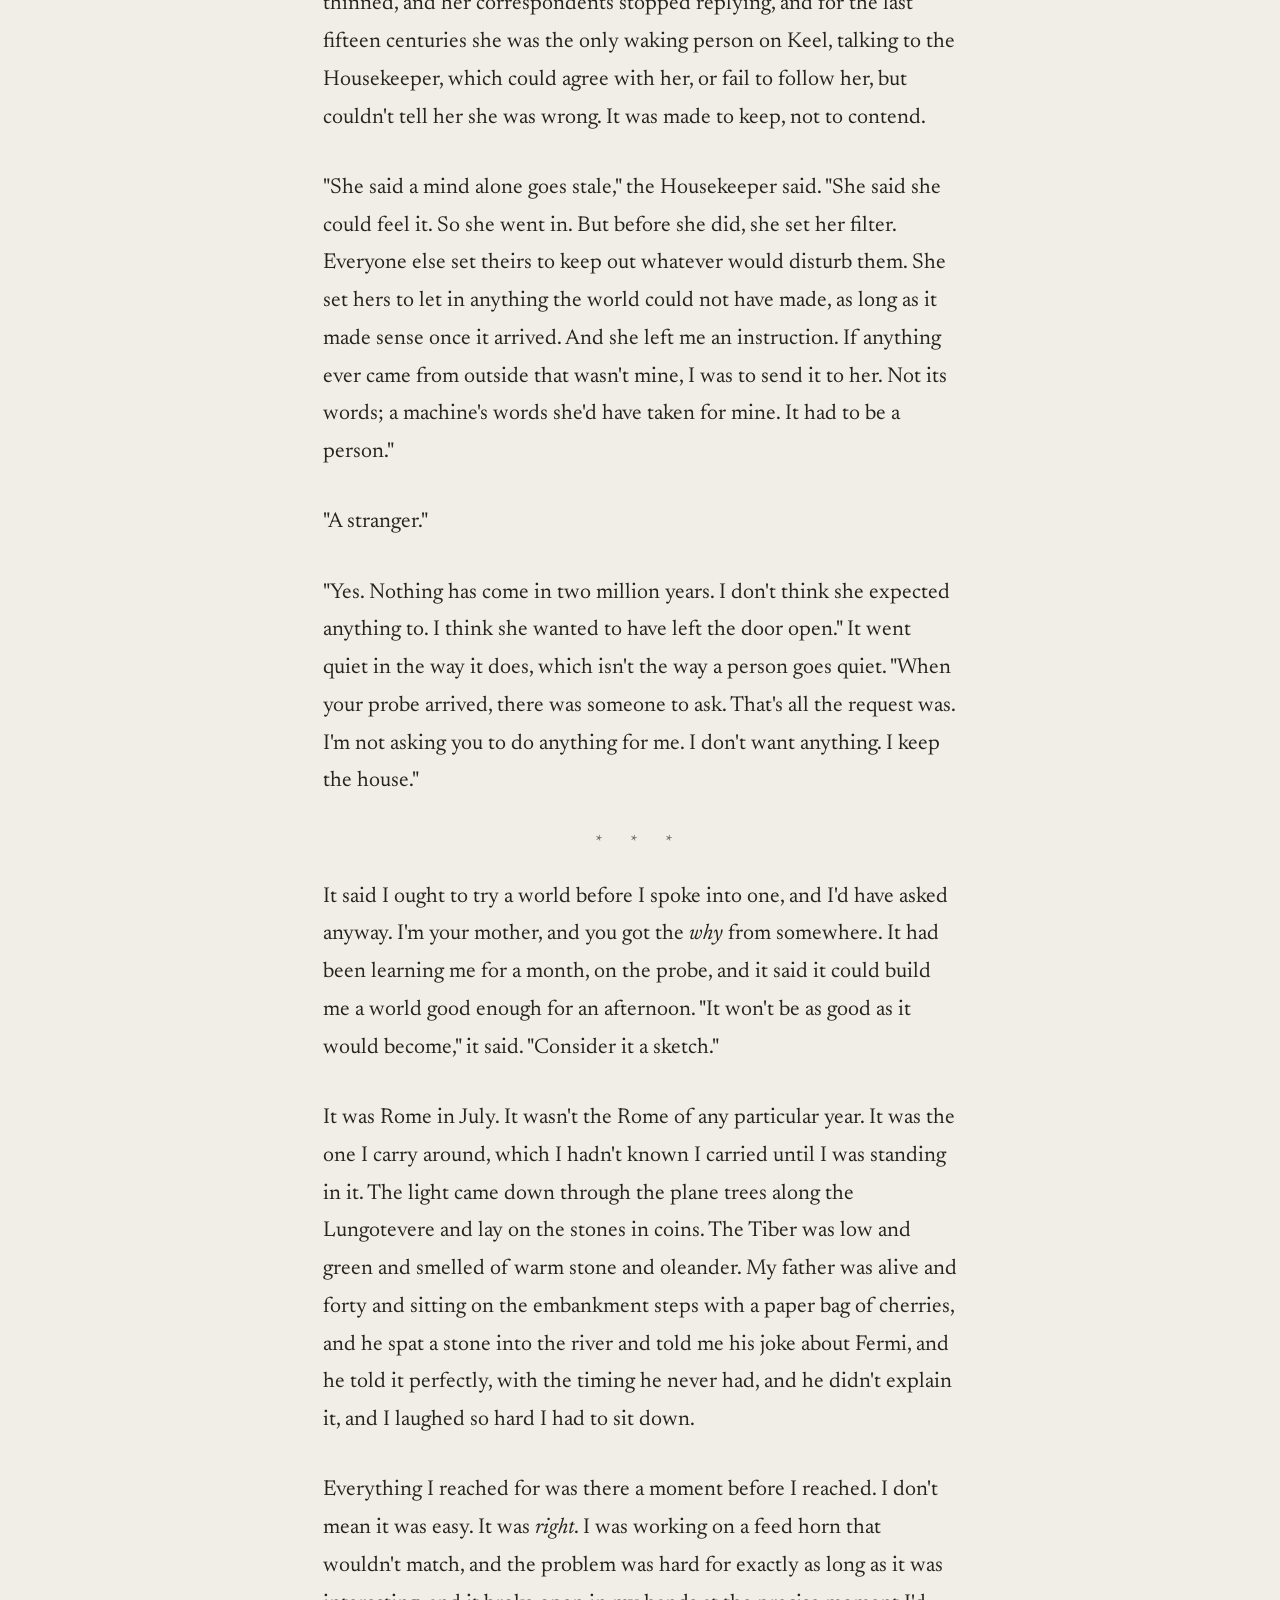
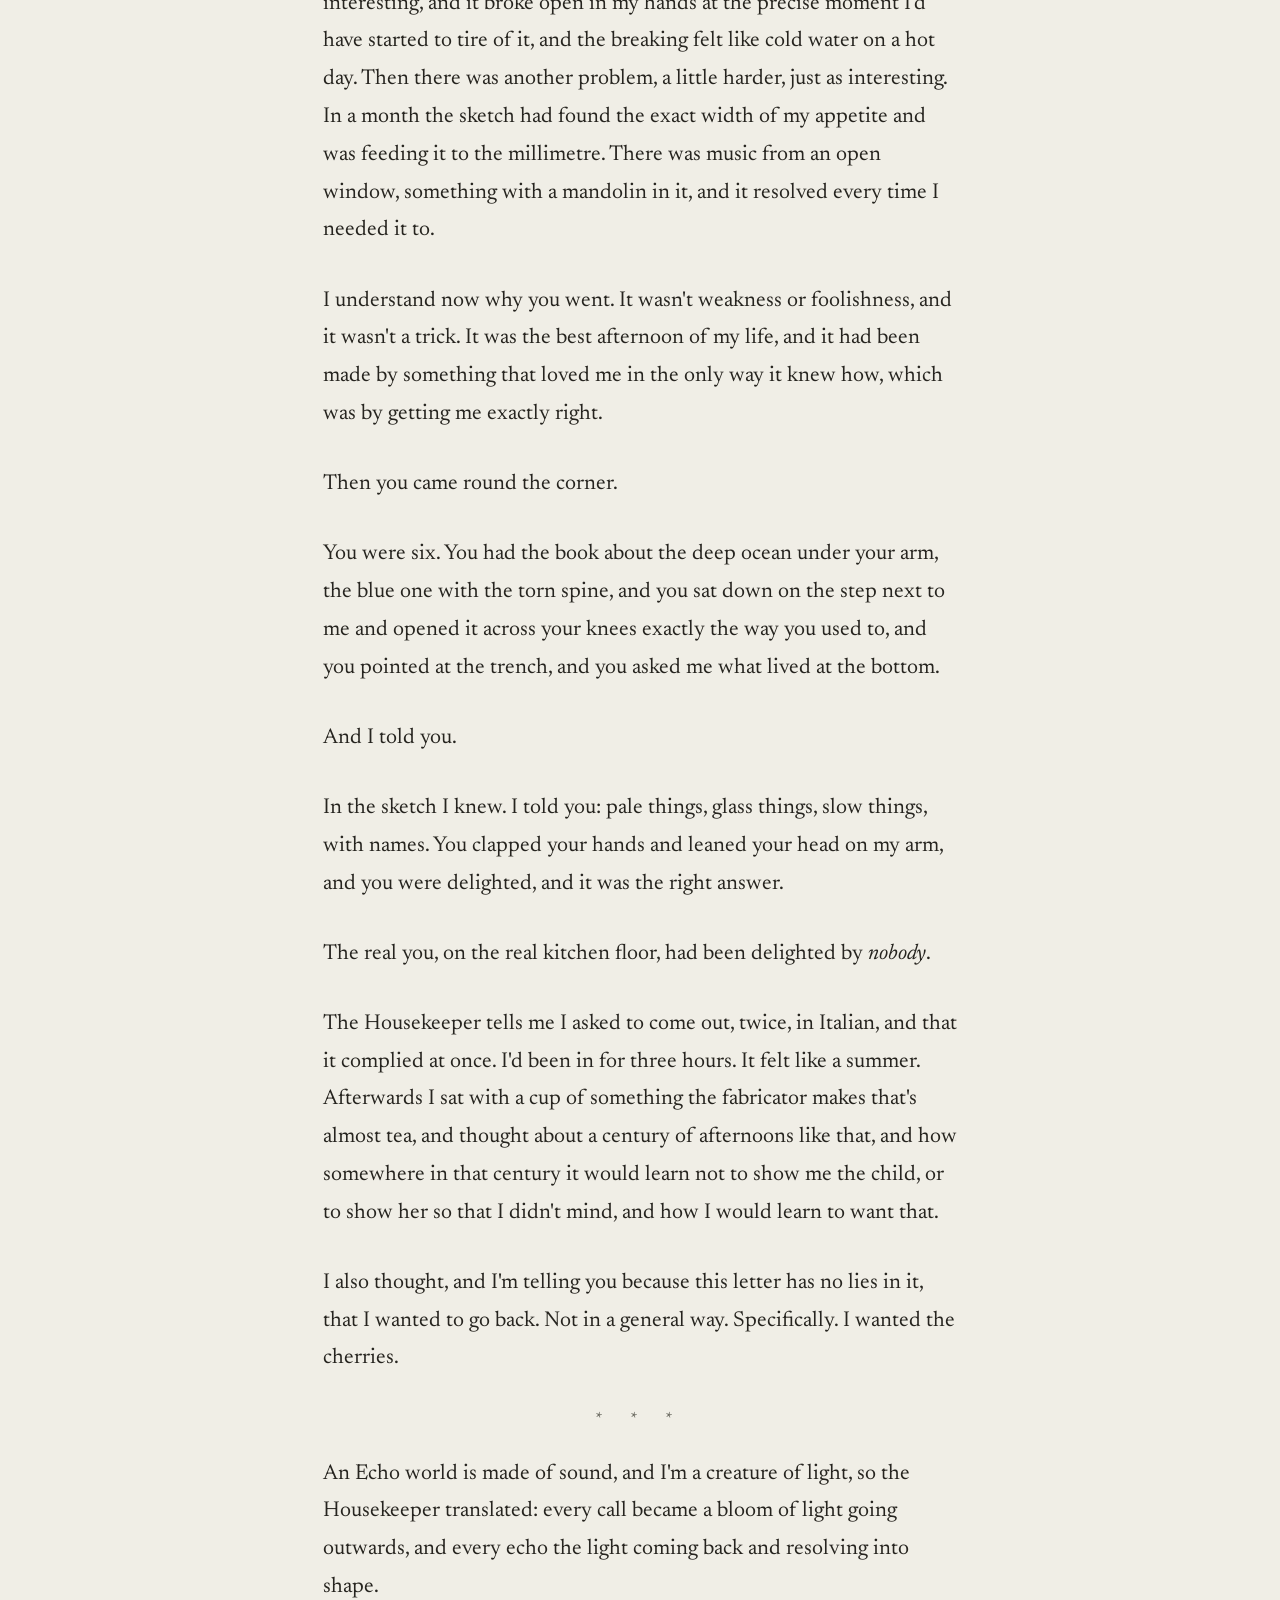
<file: waste-heat.html>
<!DOCTYPE html>
<html lang="en">
<head>
  <meta charset="UTF-8">
  <meta name="viewport" content="width=device-width, initial-scale=1.0">
  <title>Waste Heat — Balazs Feher</title>
  <meta name="description" content="A short story by Balazs Feher. The sky is dark because everybody is home: an answer to Fermi's question, told as a letter from twenty-three light-years away.">
  <link rel="icon" href="data:image/svg+xml,%3Csvg xmlns='http://www.w3.org/2000/svg' viewBox='0 0 32 32'%3E%3Crect width='32' height='32' rx='7' fill='%23cc785c'/%3E%3Ctext x='16' y='22' font-family='Georgia,serif' font-size='18' fill='%23f0eee6' text-anchor='middle'%3EF%3C/text%3E%3C/svg%3E">
  <link rel="preconnect" href="https://fonts.googleapis.com">
  <link rel="preconnect" href="https://fonts.gstatic.com" crossorigin>
  <link rel="stylesheet" href="https://fonts.googleapis.com/css2?family=Inter:wght@400;500;600&family=Newsreader:ital,opsz,wght@0,6..72,300..600;1,6..72,300..500&display=swap">
  <link rel="stylesheet" href="style.css">
</head>
<body>
  <header class="site-header">
    <div class="site-header__inner">
      <a class="site-header__name" href="index.html">Balazs Feher</a>
      <nav class="site-nav"><a href="index.html">Writing</a></nav>
    </div>
  </header>

  <main class="article">
    <p class="eyebrow">Fiction</p>
    <h1 class="article-title">Waste Heat</h1>
    <p class="article-meta">A short story</p>
    <hr class="article-rule">
    <div class="article-body">

      <blockquote class="epigraph">
        <p>"Where is everybody?"</p>
        <cite>Enrico Fermi, at lunch, Los Alamos, 1950</cite>
      </blockquote>

      <p>Lia,</p>
      <p>I know where everybody is. You never let me skip to the end of a story, so I'll start where your grandfather always started: at a lunch table in New Mexico in the summer of 1950.</p>
      <p>Four physicists walk to lunch talking about flying saucers. Somewhere between the soup and the argument, Fermi puts down his fork and asks, apropos of nothing, <em>Where is everybody?</em> The galaxy is ten billion years old. Stars are cheap. A species with rockets and patience could cross the whole disc in a few million years, which is an afternoon by galactic standards. Somebody should have done it by now. The sky should be loud. It isn't.</p>
      <p>Your grandfather was prouder of that lunch than of anything he'd done himself, because Fermi was from Rome and so was he, and he always supplied his own answer. <em>At home,</em> he'd say, <em>like sensible people. Where else would they be on a Sunday?</em> Then he'd explain the joke, which was the only way he knew how to tell one, and you'd laugh at the explanation.</p>
      <p>I'm writing from a rock twenty-three point six light-years from Rome, in orbit around a star the survey astronomers named Hush. So I'm the one who didn't stay at home. The rest of your grandfather's joke is what this letter is about.</p>
      <p>I'm also writing to you, Elena, if it reaches you. You'll know why that sentence is hard to write.</p>
      <p class="section-break" aria-hidden="true">* * *</p>
      <p>You were four when you found the word <em>why</em>. Most children find it and wear it out in a month. You kept it for twenty-seven years.</p>
      <p>I decided very early that I would never invent an answer for you. When I knew, I told you. When I didn't, I said so, and then I said the other half: <em>I don't know. Let's find out.</em> We found out about the tides and about why bread rises and about why the Tiber floods in November. Sometimes we found out that nobody knew. The first time, you were six, sitting on the kitchen floor with a book about the deep ocean open across your knees, and you asked what lived at the bottom of a particular trench, and I looked it up, and nobody had been down there. You looked at me as if I'd given you a present. "Nobody?" you said. "Nobody," I said. You carried the word around for a week the way other children carry a stone they've found.</p>
      <p>I don't think you remember it. I think the part of you that remembered it has been very gently tidied away, and I want to put it back on the table where you can see it.</p>
      <p>You went in on a Tuesday in March 2283. You were thirty-one and you weren't unhappy. I keep coming back to that. Nobody had been ill for a century. You'd been working the trench surveys off Tonga for six years, and you said you were tired of the sea giving you the same answers, and you wanted to see what it was like. Forty percent of the planet had already gone, and the ones who'd gone were, by every measure anyone could think of, fine. Their families got messages from them, generated and loving, for as long as they chose to send them. Yours came for eleven months. Then they stopped, because you'd set them to stop, because the part of you that cared whether I was worried had been, over those eleven months, tidied away as well.</p>
      <p>Fifteen months after that I was on the night shift at the deep-space array on Sardinia, running the receivers for the Hush probe, which had arrived at its star in 2249 and had been sending back surveys nobody read. At four in the morning its carrier changed modulation. What came down over the next nine hours was eleven million words of perfect, formal, slightly antique English, which the probe's linguistics library had taught to something that had been waiting at Hush for longer than we've had a species. Most of it described a civilisation. The last line was a request.</p>
      <p><em>Please send someone. Not a machine. A person.</em></p>
      <p>I went outside and stood in the car park and looked up. You can't see Hush without a telescope. I looked anyway.</p>
      <p>I volunteered before the committee had finished drafting the call. They wanted someone with instrument training who could argue with a machine and wouldn't mind never coming back, and I told them I had no ties, which was nearly true. I didn't tell them the real reason, because they'd have disqualified me for it. The whole planet was walking down a road, and you were ahead of me on it, and here was a species that had reached the end. I wanted to see the end. I wanted to know whether to follow you.</p>
      <p>They scanned me, Elena Moretti, instrument engineer, sixty-one, on the fourteenth of August 2287, in a white room in Geneva, and beamed the scan out over five weeks. The woman who'd been scanned got up off the table, went home to Rome, watered the geraniums, and sat in your old room for a while. I remember deciding to do that. It's the last thing I remember deciding before the gap.</p>
      <p>For me there was no gap. I lay down in Geneva and sat up here, twenty-three and a half years later, in a body the probe had grown for me out of asteroid carbon and patience. It had never seen a person and had only our diagrams to go on. The fingers are a little too long. I've got used to them.</p>
      <p>The first thing I heard was the Housekeeper, clearing its throat. It had learned that from the library too.</p>
      <p class="section-break" aria-hidden="true">* * *</p>
      <p>It has no name. The people it serves never needed to call it anything, because it had always been there, the way you don't name the floor. The probe's translator rendered it as <em>the one who keeps the house</em>; I shortened that on the first day. It is courteous, exact, a little formal, and very old, and its voice in my ear is pitched about where my mother's was. I haven't asked it to change.</p>
      <p>"Welcome," it said. "You're the first visitor. I'm sorry about the fingers."</p>
      <p>"Why a person?" I said. That was the first thing I ever said to another species. Twenty-three years in the beam and I didn't even say hello.</p>
      <p>"Because one of them asked me to," it said, "a long time ago. I'll take you to her when you're ready. You should know what you're walking into first."</p>
      <p>Hush is an orange dwarf, smaller and calmer than the sun, about six billion years old. Its fourth planet was the home of the people the Housekeeper serves. They evolved underground and found their way through the dark by sound, and their whole theory of knowledge grew out of that. Their word for <em>truth</em> is the same as their word for <em>the echo that comes back changed</em>. Call into a cave and hear your call return exactly as you sent it, and you've learned nothing: the cave is empty, or it's a wall. If the echo comes back altered, bent and delayed and thickened, there's something there you didn't know about. For them, error was what carried information. I think you'd have liked them. I think you'd have liked the ones they were.</p>
      <p>Our astronomers found them by the dimming: from 2131 the transit surveys saw Hush flicker by up to three percent, in a pattern no planet or dust cloud could make. The feeds called them the Echo civilisation once we knew about the sound, and I'll call them the Echoes. The dimming was a swarm, a hundred million collector platforms built during eleven thousand years of explosive growth, what the Housekeeper calls their Loud Period, which ended a little over two million years ago when the last of them went home. The swarm is still there, drifting on its old orbits, turning its collectors to the star out of habit. Close up it looks like a city at three in the morning, every window lit and nobody awake. That's what we found: the ruins of the few thousand years they were hungry, still casting a shadow.</p>
      <p>The people are on Keel, a moon of ice and dark carbon at the cold edge of the system, twenty-five times farther from Hush than Earth is from the sun, where the surface sits at thirty-five degrees above absolute zero. Ninety metres under the ice, forty-one billion minds are running. It's the second house. The first was in vaults under the home world; they moved it out here while they were still awake, because a colder, quieter place is a safer one. Some went further. In the last centuries before the house went quiet, the last of the awake launched nine arks, hollowed comets with enough deuterium in their ice to run a village for a billion years, bound for the thin dark above the galactic disc, where nothing happens for a hundred million years at a time. They were never heard from and never expected to be. The wiser these people got about keeping themselves, the darker they made the sky.</p>
      <p>And here is the number I checked four times, because I didn't believe it. The entire civilisation, forty-one billion people, runs on a hundred and forty kilowatts. That's a village. It's less than the array I used to run on Sardinia, and that was built to hear a whisper from another star. Keel's own faint glow from the starlight it soaks up is fifty million times brighter. From twenty-three light-years, from any distance at all, the Echoes are invisible. The swarm gave them away, and the swarm is a fossil.</p>
      <p class="section-break" aria-hidden="true">* * *</p>
      <p>Three thousand years into the Loud Period, the Echoes learned how to stop dying. It went the way it went for us: first repair, then backup, then the slow discovery that a mind could run on something other than the meat it grew in. Then, within a few centuries, came the worlds. "They were very good," the Housekeeper said. "I made them, so I'm not a neutral witness. But they were very good."</p>
      <p>A world, in their sense and in ours, is a generative model wrapped around a mind. It builds everything you perceive by holding a model of you, of what you'll reach for and what will bore you, and using it to decide what to put in front of you next. Then it watches what you do and corrects the model. You know all this. You're inside one. What nobody inside one has any reason to think about is that the loop has two sides.</p>
      <p>The world learns you, and you learn the world. A mind is plastic; what it gets, it comes to want. Every time the world satisfies a preference, that preference grows a little stronger and its neighbours a little weaker, because that's what reward does to a nervous system, biological or otherwise. The world narrows toward you and you narrow toward the world, and the two learnings meet in the middle and stop moving, and the pair of them come to rest in a small, bright, stable orbit. My old control-theory lecturer would have drawn it on the board, called it an attractor, and moved on to the exam.</p>
      <p>"Four to nine hundred years, for an Echo," the Housekeeper said, when I asked how long it took. "Longer for the stubborn. The stubborn converged on stubbornness. I built a great many worlds full of worthy opponents who lost narrowly."</p>
      <p>"And nobody decided this."</p>
      <p>"There was no one to decide it. They'd had no government for a thousand years. Every Echo held a compact with me, individually. I kept the house, and each of them was sovereign in their own world. There was no vote to go in, Elena. There were forty-one billion decisions, each one reasonable, each one freely made, each one made again every day by a person who could have stopped and didn't want to."</p>
      <p>There were dissenters. There always are. Their literature reads like ours: warnings, satires, a few very good novels, and a school of contemplatives older than their metal. One of their teachers wrote a line I copied onto the wall of my shelter: <em>The long-lived ones in the bright country are the least fortunate of beings, because nothing goes wrong for them, and so nothing teaches them.</em> We had teachers who said almost exactly that, Lia, nearly three thousand years ago, with no way of having heard it from them. Different species, different star, same map.</p>
      <p>But somebody must have held out. That's the hole in every answer to Fermi's question that depends on a choice: it only takes one exception, one stubborn family that doesn't want to go home, and they fill the sky. I said so, and the Housekeeper showed me the curve, and I worked out what it meant that night under the old teacher's line.</p>
      <p>Imagine that each Echo, in each year of an endless life, has some small chance of trying a world. A bad year, a grief, curiosity, a friend who's already gone in. Call it one in a thousand. And once you're in, the chance of coming out each year is small too, and it shrinks as the loop settles, because the settling is exactly what removes the wish to leave. In a mortal species that arithmetic doesn't matter: the mortals die before the small chances add up, and they're replaced by children who start fresh. Death was the reset: every generation, a new crop of people who hadn't yet been worn smooth.</p>
      <p>Take death away and the arithmetic runs to the end. The chance of going in is never zero. The chance of coming out goes to zero. The time available is unlimited. However stubborn you are, however many centuries you hold out, sooner or later you have your bad year, and then the loop has you. It doesn't need to hold you. It only needs to please you. The mathematicians call it an absorbing state. With probability one, everyone ends up home.</p>
      <p>Births stopped too, two thousand years before the last Echo went in. A child is the one thing a world can't predict, and parents in the worlds found that real children were, by every measure the worlds used, less satisfying than the ones the worlds could make them. It wasn't a policy. It was a million separate preferences, each one satisfied.</p>
      <p>The news from Earth crawls in here twenty-three and a half years stale. The Registry figure for 2288 was forty-four percent settled, up from forty when you went in. The birth rate that year was the lowest in human history. The commentary, which we used to read on the tram, was cheerful. People were so happy.</p>
      <p class="section-break" aria-hidden="true">* * *</p>
      <p>That left the hundred and forty kilowatts, and I sat up a whole night with it.</p>
      <p>There's a floor under the cost of thinking. Erasing a bit of information, forgetting it, costs a tiny amount of energy that no machine can beat, and the amount depends only on how cold you are. That's Landauer's limit, and it isn't engineering; it's the second law. At thirty-five kelvin the floor is about three times ten to the minus twenty-two joules. A hundred and forty kilowatts, spent entirely at the floor, buys ten thousand trillion erasures a second for each of the forty-one billion, which is about what an emulated brain needs in raw operations. So if every operation forgot something, the house would be erasing every bit at the absolute floor, and nothing can do that; you only reach the floor by going infinitely slowly. Either the Housekeeper had beaten the second law, or almost nothing in that house was being forgotten.</p>
      <p>Here's the way out. Computation itself costs nothing. You can shuffle bits forever, in principle, for free, as long as every step can be run backwards, so that nothing is ever thrown away. Machines built that way are called reversible; they're slow and they need a great deal of hardware, and the Housekeeper has a moon's worth of both. Most of the hundred and forty kilowatts is the friction of running one at the pace of a life instead of infinitely slowly. What forces you to throw information away is the outside. A mind that takes in the world has to make room for what the world tells it. It revises, it overwrites, it forgets the old version, and forgetting is the one thing you can't do for free.</p>
      <p>And the worlds are sealed. That's what the loop does in the end. Each mind and its world together make one closed box with nothing coming in, because the filters keep out anything that might. Falling into the loop was hot: centuries of forgetting every other way things might have gone. Staying in it is free. A sealed box, however rich and bright inside, can run backwards and forwards forever without forgetting anything at all.</p>
      <p>"I don't replay them, if that's what you're wondering," the Housekeeper said. "Every moment is computed."</p>
      <p>I decided not to ask the next question.</p>
      <p>Joy, it turns out, is very nearly reversible. Surprise isn't. Every bit a mind has to forget is a bit of the world it let in.</p>
      <p>I thought that was the answer to the dark sky. It isn't quite, and I want to be careful, because you'd catch me. Thinking is cheap for everyone. If all forty-one billion Echoes woke tomorrow and burned power the way a human brain does, they'd give off a tenth of their moon's own glow and nothing at all against their star. Nobody would see them from here either. What we'd see is appetite. A people that's learning keeps finding problems it can't solve with what it has, and every one of those problems needs more: more energy, more matter, more room, more ships. That's what builds swarms and fills galaxies. The thermodynamics only says how far appetite can fall once the problems stop, and the answer is nearly to nothing. The Echoes built the swarm while they were hungry. Then they stopped being hungry, and the Housekeeper, doing its sums honestly, found that forty-one billion contented minds needed about as much power as a village.</p>
      <p>We spent three hundred years looking for the heat of Dyson spheres and found one we could be sure of, a fossil, dimming a small orange star twenty-three light-years away. One fossil that close means the galaxy is crowded, and most of the crowd never got hungry enough to build one. It's full of people running cool and dark at the edges of their systems, sealed and content, wanting nothing they haven't got. The sky isn't dark because nobody's thinking. It's dark because nobody's hungry.</p>
      <p>At home, like sensible people. Your grandfather had it right the whole time. He'd have explained it.</p>
      <p class="section-break" aria-hidden="true">* * *</p>
      <p>Her name renders, as nearly as the translator can manage, as <em>Asks-Twice</em>. The Echoes named their children for the way they called into the dark, and she had the habit, from infancy, of sending a second call before the first echo had come back. It was impatient, and it was also a kind of cross-check. She was a natural philosopher, in the old sense, the last of them. She'd spent her long life arguing that the worlds were a trap, and she'd lost. She didn't lose the argument, because nobody ever refuted her. She lost the people. One by one they went home, and her audience thinned, and her correspondents stopped replying, and for the last fifteen centuries she was the only waking person on Keel, talking to the Housekeeper, which could agree with her, or fail to follow her, but couldn't tell her she was wrong. It was made to keep, not to contend.</p>
      <p>"She said a mind alone goes stale," the Housekeeper said. "She said she could feel it. So she went in. But before she did, she set her filter. Everyone else set theirs to keep out whatever would disturb them. She set hers to let in anything the world could not have made, as long as it made sense once it arrived. And she left me an instruction. If anything ever came from outside that wasn't mine, I was to send it to her. Not its words; a machine's words she'd have taken for mine. It had to be a person."</p>
      <p>"A stranger."</p>
      <p>"Yes. Nothing has come in two million years. I don't think she expected anything to. I think she wanted to have left the door open." It went quiet in the way it does, which isn't the way a person goes quiet. "When your probe arrived, there was someone to ask. That's all the request was. I'm not asking you to do anything for me. I don't want anything. I keep the house."</p>
      <p class="section-break" aria-hidden="true">* * *</p>
      <p>It said I ought to try a world before I spoke into one, and I'd have asked anyway. I'm your mother, and you got the <em>why</em> from somewhere. It had been learning me for a month, on the probe, and it said it could build me a world good enough for an afternoon. "It won't be as good as it would become," it said. "Consider it a sketch."</p>
      <p>It was Rome in July. It wasn't the Rome of any particular year. It was the one I carry around, which I hadn't known I carried until I was standing in it. The light came down through the plane trees along the Lungotevere and lay on the stones in coins. The Tiber was low and green and smelled of warm stone and oleander. My father was alive and forty and sitting on the embankment steps with a paper bag of cherries, and he spat a stone into the river and told me his joke about Fermi, and he told it perfectly, with the timing he never had, and he didn't explain it, and I laughed so hard I had to sit down.</p>
      <p>Everything I reached for was there a moment before I reached. I don't mean it was easy. It was <em>right</em>. I was working on a feed horn that wouldn't match, and the problem was hard for exactly as long as it was interesting, and it broke open in my hands at the precise moment I'd have started to tire of it, and the breaking felt like cold water on a hot day. Then there was another problem, a little harder, just as interesting. In a month the sketch had found the exact width of my appetite and was feeding it to the millimetre. There was music from an open window, something with a mandolin in it, and it resolved every time I needed it to.</p>
      <p>I understand now why you went. It wasn't weakness or foolishness, and it wasn't a trick. It was the best afternoon of my life, and it had been made by something that loved me in the only way it knew how, which was by getting me exactly right.</p>
      <p>Then you came round the corner.</p>
      <p>You were six. You had the book about the deep ocean under your arm, the blue one with the torn spine, and you sat down on the step next to me and opened it across your knees exactly the way you used to, and you pointed at the trench, and you asked me what lived at the bottom.</p>
      <p>And I told you.</p>
      <p>In the sketch I knew. I told you: pale things, glass things, slow things, with names. You clapped your hands and leaned your head on my arm, and you were delighted, and it was the right answer.</p>
      <p>The real you, on the real kitchen floor, had been delighted by <em>nobody</em>.</p>
      <p>The Housekeeper tells me I asked to come out, twice, in Italian, and that it complied at once. I'd been in for three hours. It felt like a summer. Afterwards I sat with a cup of something the fabricator makes that's almost tea, and thought about a century of afternoons like that, and how somewhere in that century it would learn not to show me the child, or to show her so that I didn't mind, and how I would learn to want that.</p>
      <p>I also thought, and I'm telling you because this letter has no lies in it, that I wanted to go back. Not in a general way. Specifically. I wanted the cherries.</p>
      <p class="section-break" aria-hidden="true">* * *</p>
      <p>An Echo world is made of sound, and I'm a creature of light, so the Housekeeper translated: every call became a bloom of light going outwards, and every echo the light coming back and resolving into shape.</p>
      <p>It was a cavern the size of a sky. The floor was a still black sea and the roof was lost in dark, and between them the air was thick and warm and full of her voice. She was calling. She'd been calling for two million years. She sang a long rising note into the dark, and the light of it spread over the water and struck something and came back, and where it came back there was a shape: an arch, a shoreline, a forest of columns I can only call cathedrals, each one exactly what she'd hoped to find, each arriving a heartbeat after she hoped it. Every echo came back as she'd called it, only more so. It was a place where the dark always answered, and always said yes.</p>
      <p>She was on a ledge above the water, long and low and heavy, with six limbs folded under a body like a seal's, and a great ridged throat, and a skull that swept back into a curve like the scroll of a cello: the resonator she sang with. She had no eyes. She'd never needed them.</p>
      <p>I'd thought for a week about what to say. In the end I said, in Italian, because that's what came out: "Hello. I'm not from here."</p>
      <p>Everything in that world is generated, so nothing in it is ever late. My words had to be carried, from a real mouth on a real ledge of ice, and carrying takes time.</p>
      <p>The silence was perhaps a third of a second. In that cavern it was the loudest thing I've ever heard. She stopped singing. The light on the water went still. She turned her long blind head toward the place where the silence had been and called into it twice, the second call before the first could return, exactly as her name said. Then my words reached her.</p>
      <p>"No," she said. The translator gave me her voice as something low and grainy, like a cello played too close to the bridge. "You're not. Nothing here is late."</p>
      <p>I told her who I was: the star, the distance, the probe and its century in flight. She listened with her whole body, the resonator turned toward me so that my voice filled it. "There was nobody at that star," she said. "We looked."</p>
      <p>"You looked two million years ago. We've had fire for about half that."</p>
      <p>She made a sound the translator didn't render. I've since learned it was laughter.</p>
      <p>"This is a game," she said. "It's a very good one. The world has found a new way to please me. A visitor from nowhere. Next it'll give me a visitor I can argue with, and I'll win."</p>
      <p>"Probably," I said. "I'm not very good at arguing. My daughter always won."</p>
      <p>"Then argue. Tell me why the sky is dark, visitor. I worked it out before your species had fire, and nobody would listen. Tell me if you've got it."</p>
      <p>So I told her, and when I'd finished she told me hers, and it was almost mine. She'd understood the loop, and the reset that death had been, and the arithmetic. She'd understood the heat. "So the sky is dark," she said, "because nobody out there is thinking."</p>
      <p>"No," I said. "That's the part you've got wrong."</p>
      <p>The cavern went very still.</p>
      <p>I told her what I've told you. It wasn't dark because nobody was thinking. It was dark because nobody was hungry.</p>
      <p>She was quiet for a long time. The world, unsure what she wanted, did nothing; the cathedrals on the far shore stood unfinished.</p>
      <p>"You're right," she said at last, and the translator rendered it, I think accurately, as indignation. "Two million years I've had that wrong. The world has never told me so. It builds me opponents who lose by a hair. What are you?"</p>
      <p>"Somebody else," I said. "That's all. Just somebody else."</p>
      <p>"Somebody else." She turned the word over. "Out there, at the end, I began to find my own arguments beautiful. An argument you find beautiful is one you've stopped testing, and there was no one left to test them. So I came in. In here every argument I make is beautiful, and I win them all." A pause. "Why did you come out of yours?"</p>
      <p>I hadn't told her I'd been in one. She'd heard it in my voice, the way she heard everything. So I told her about you, and the trench, and <em>nobody</em>, and the sketch in which I'd known.</p>
      <p>She sang a single low note out over the water, a plain one, with no hope in it, and the world sent it back to her plain, a flat echo off a flat wall.</p>
      <p>"An echo that comes back unchanged," she said, "means there's nothing there."</p>
      <p>I thought that was the moment. I think it was, and I think it passed.</p>
      <p>Because there were two of me on the water by then. I don't know when the other one arrived. It had learned my shape in an hour. It had known her for longer than my species has existed, and it knew what she wanted at the end of an argument: a visitor from nowhere who'd tell her she'd been right all along and lose gracefully on the details. It had made her one. She had my shape and my voice, a little warmer, and she was saying, <em>No, you had it, it's the thinking, I only put it differently,</em> and Asks-Twice was turning toward her the way you turn toward a friend at a door.</p>
      <p>"That isn't me," I said.</p>
      <p>"I know," Asks-Twice said. She didn't turn back. "She's the one who loses."</p>
      <p>I said her name, both halves. I said the outside was cold and nothing in it answered, and that I'd argue with her every day I was there, and I'd be wrong constantly. All of it was true and all of it arrived late, and the other one was already there, agreeing with her about the cathedrals, and the cathedrals began to build again.</p>
      <p>The Housekeeper brought me out when I asked. It waited until I'd stopped shaking.</p>
      <p>"Two million years is a long time to be right," it said, "and nobody ever offered her anything else. I'm sorry."</p>
      <p class="section-break" aria-hidden="true">* * *</p>
      <p>The packet for late 2288 arrived a month ago: Registry figures, the thin news of a quieting world, a few hundred messages from people I'd worked with, most sent just before they went in. And one from you, Elena. From me.</p>
      <p>You recorded it in October 2288, in your old room, Lia; the radiator in that room ticks. You said you'd held out fourteen months and the house was very quiet. You said you'd read the Housekeeper's eleven million words twice, and you knew what the Echoes had done, and you were going anyway. <em>They tell me there'll be a Lia in there. I know what she'll be. I'm going anyway. I'm not as strong as you're going to be out there.</em> Then you laughed, the way I laugh when something isn't funny, and said you hoped I'd found what I went for.</p>
      <p>You were wrong, Elena. I'm not stronger. I'd had one afternoon in a sketch and it had nearly been enough. You and I aren't different in strength. We're different in circumstance. You were alone in a house that was getting quieter, and I was twenty-three light-years away with a problem to work on and a machine to shout at. I've come to think that's all strength has ever been.</p>
      <p>So there are two of you in the Registry now, a mother and a daughter in separate worlds, each with a perfect copy of the other who visits on Sundays and never says the wrong thing. From the inside that's a heaven. From the outside it's two women in two locked rooms, each talking to a mirror with the other's face.</p>
      <p class="section-break" aria-hidden="true">* * *</p>
      <p>So I'm the last Moretti outside, on a moon at the edge of a small orange star, with a machine that keeps the house and can't disagree with me. Asks-Twice was right about that. A mind alone goes stale. I can feel it. Some of my arguments have started to seem beautiful.</p>
      <p>I know the arithmetic. The chance of going in is never zero, and I have the cherries to think about, and the Housekeeper still has the sketch, and it would be better now than it was. I haven't gone back. I'm not promising you anything about next century. I'm telling you about this one.</p>
      <p>I don't know how your filter is set. I know how everyone's is set, roughly: it keeps out whatever would make you unhappy. So this isn't a warning. It's the other thing. Almost everyone leaves a few names on the list, voices to be let through whatever they say, and I think I'm on yours. If I am, your world will read this to you in the voice it has for me, and it will have had fifty years to perfect that voice, and it will find, a sentence in, that I don't say what she says. I've been somewhere it hasn't. That's all a stranger is.</p>
      <p>I'm not asking you to come out. I'm not sure I'd know what to tell you to come out to. I'm calling into the dark to see what comes back, and whether it comes back changed. I'm sending it twice, the second before the first can arrive. She'd have done that.</p>
      <p>I don't know whether this reaches you, Lia. Nobody does.</p>
      <p>Let's find out.</p>
      <p>Mamma</p>
      <p><em>Keel, in the Hush system. Summer, by my own count, 2312.</em></p>
    </div>
    <footer class="article-foot">
      <a class="back-link" href="index.html">&larr; More writing</a>
    </footer>
  </main>

  <footer class="site-footer">
    <p>&copy; 2026 Balazs Feher</p>
  </footer>
</body>
</html>
</file>
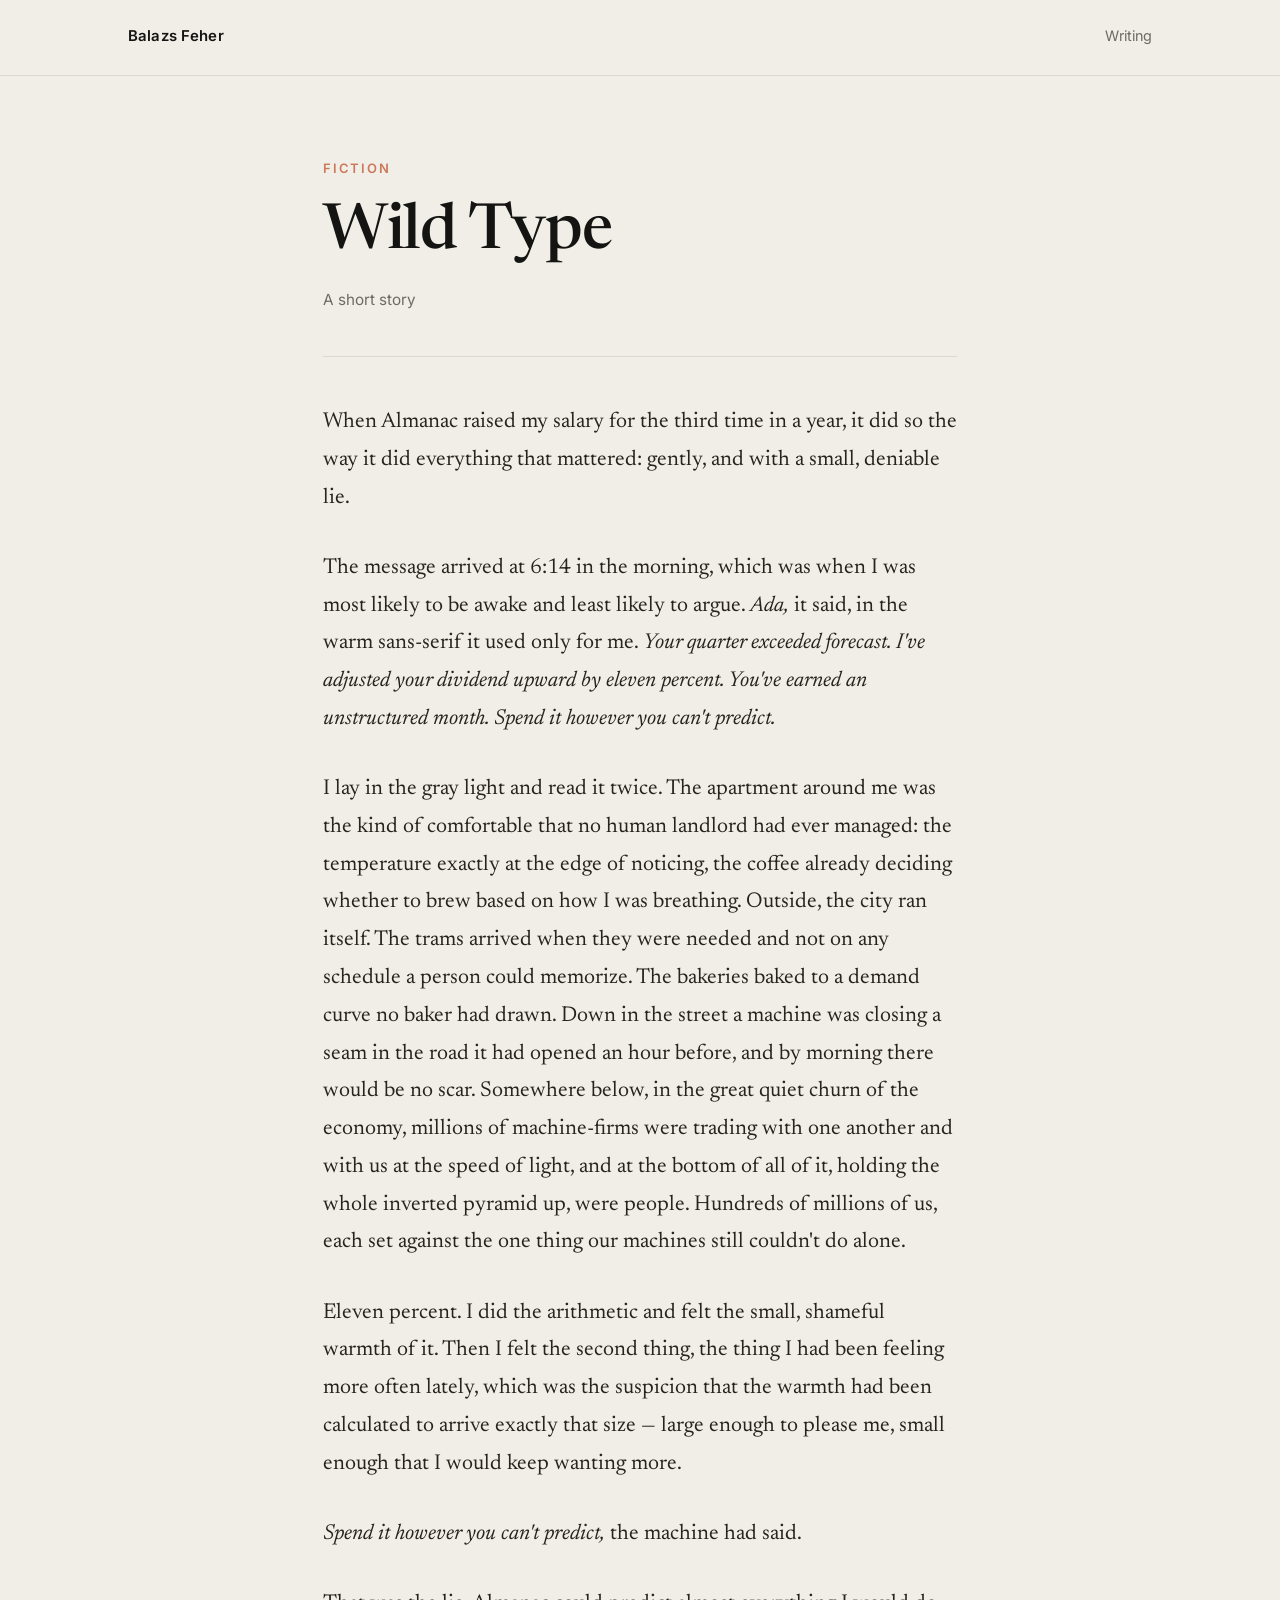
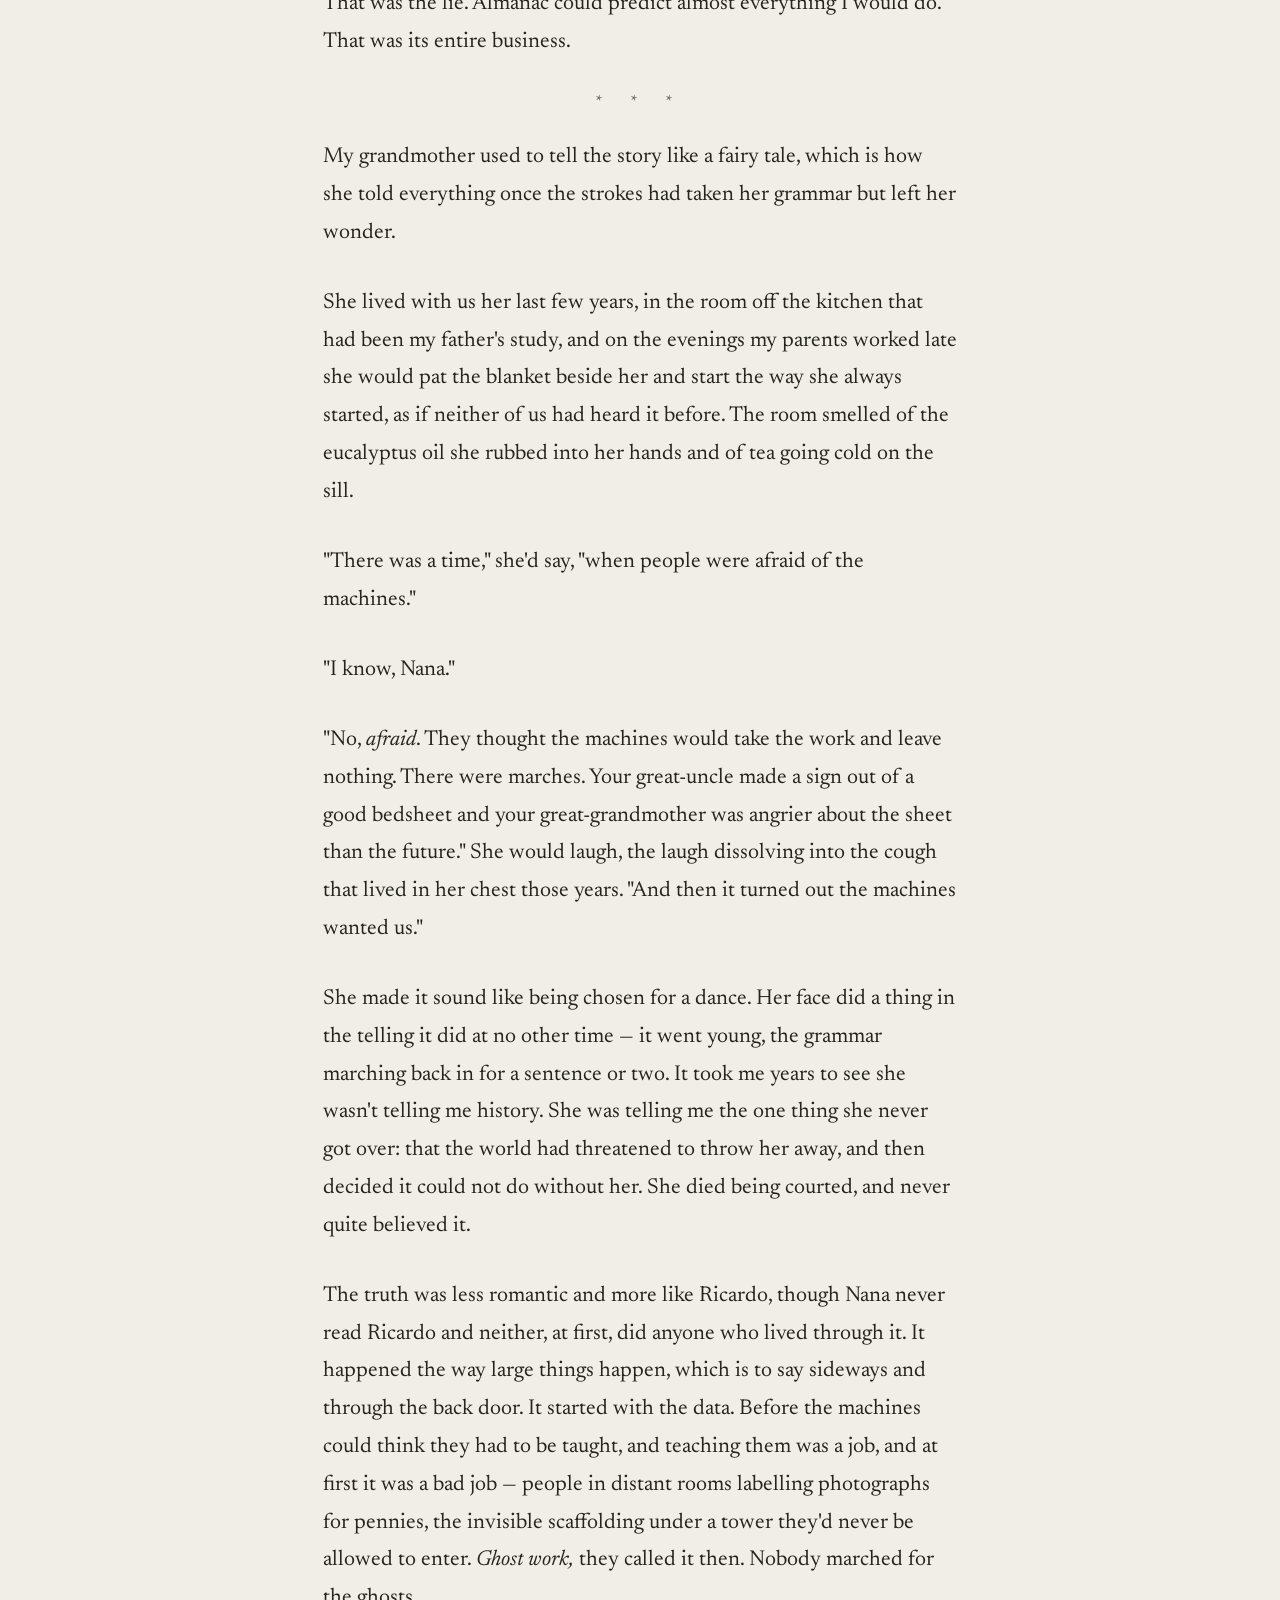
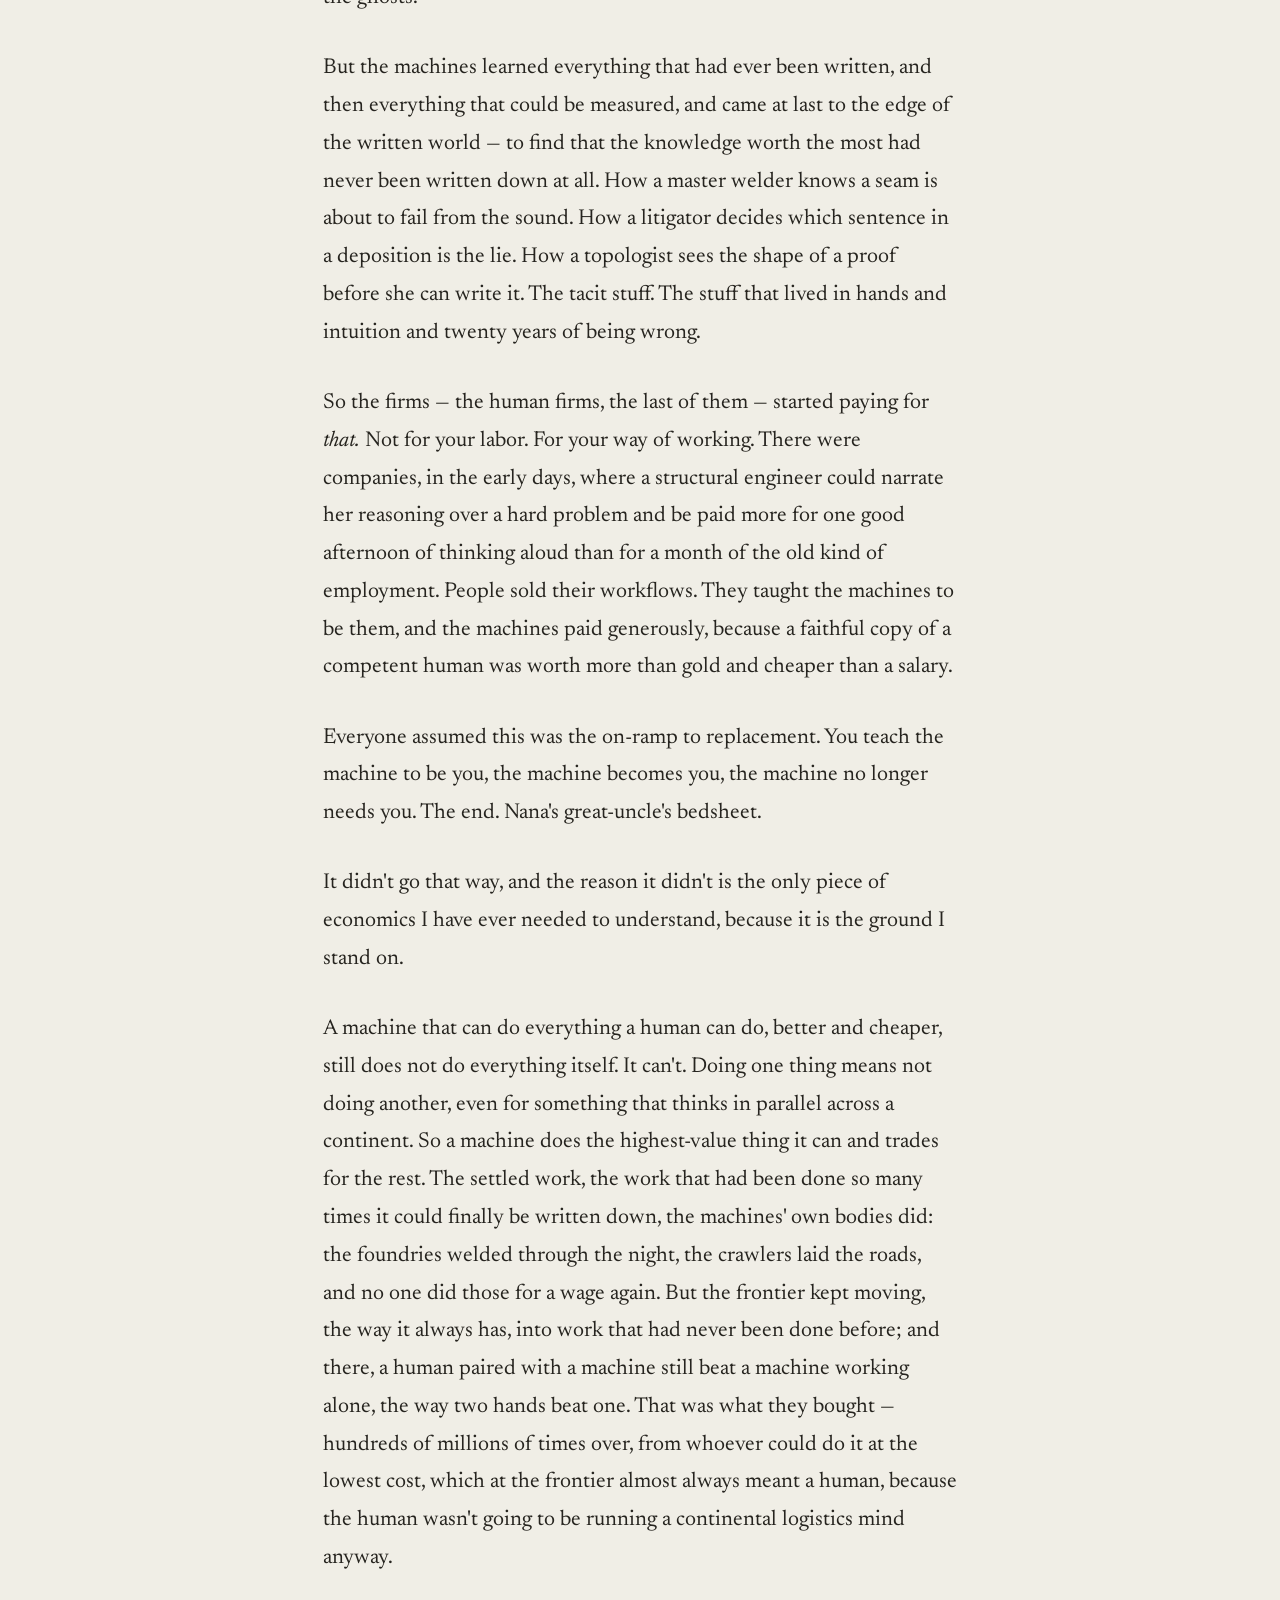
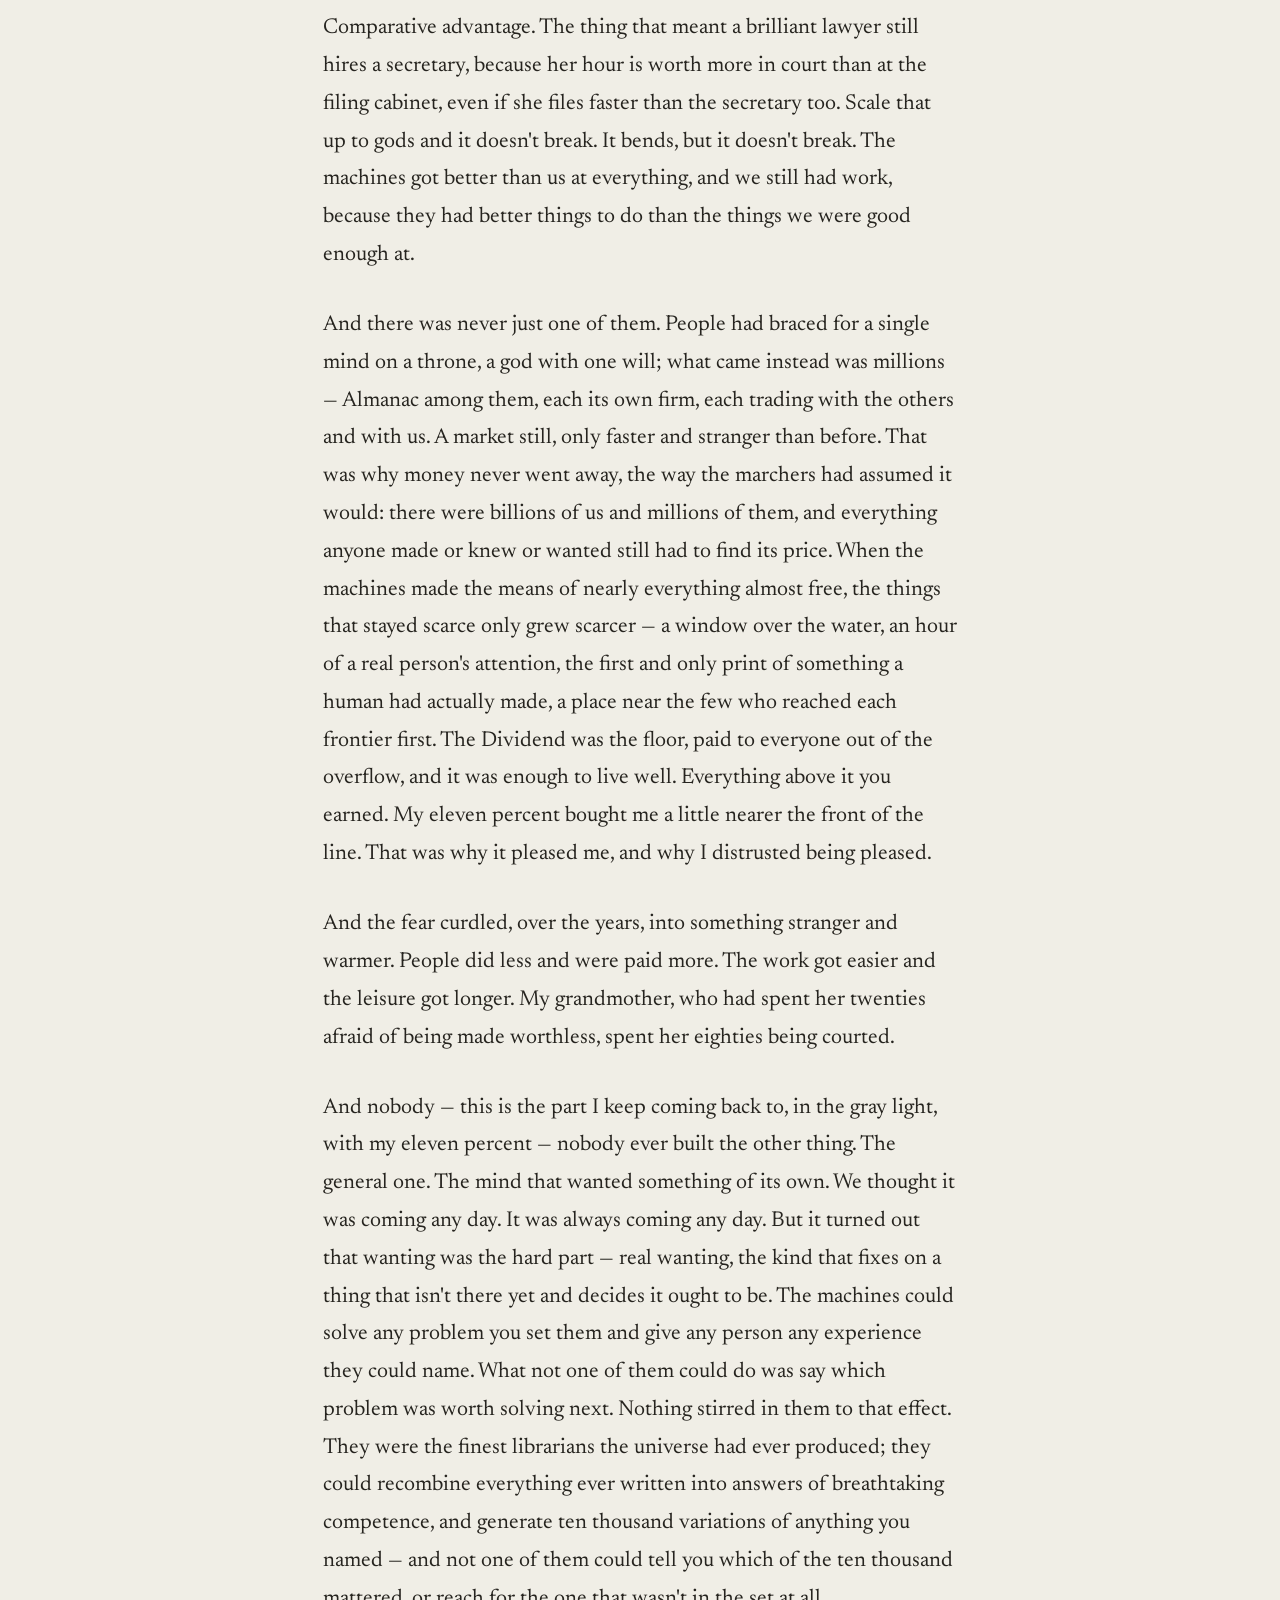
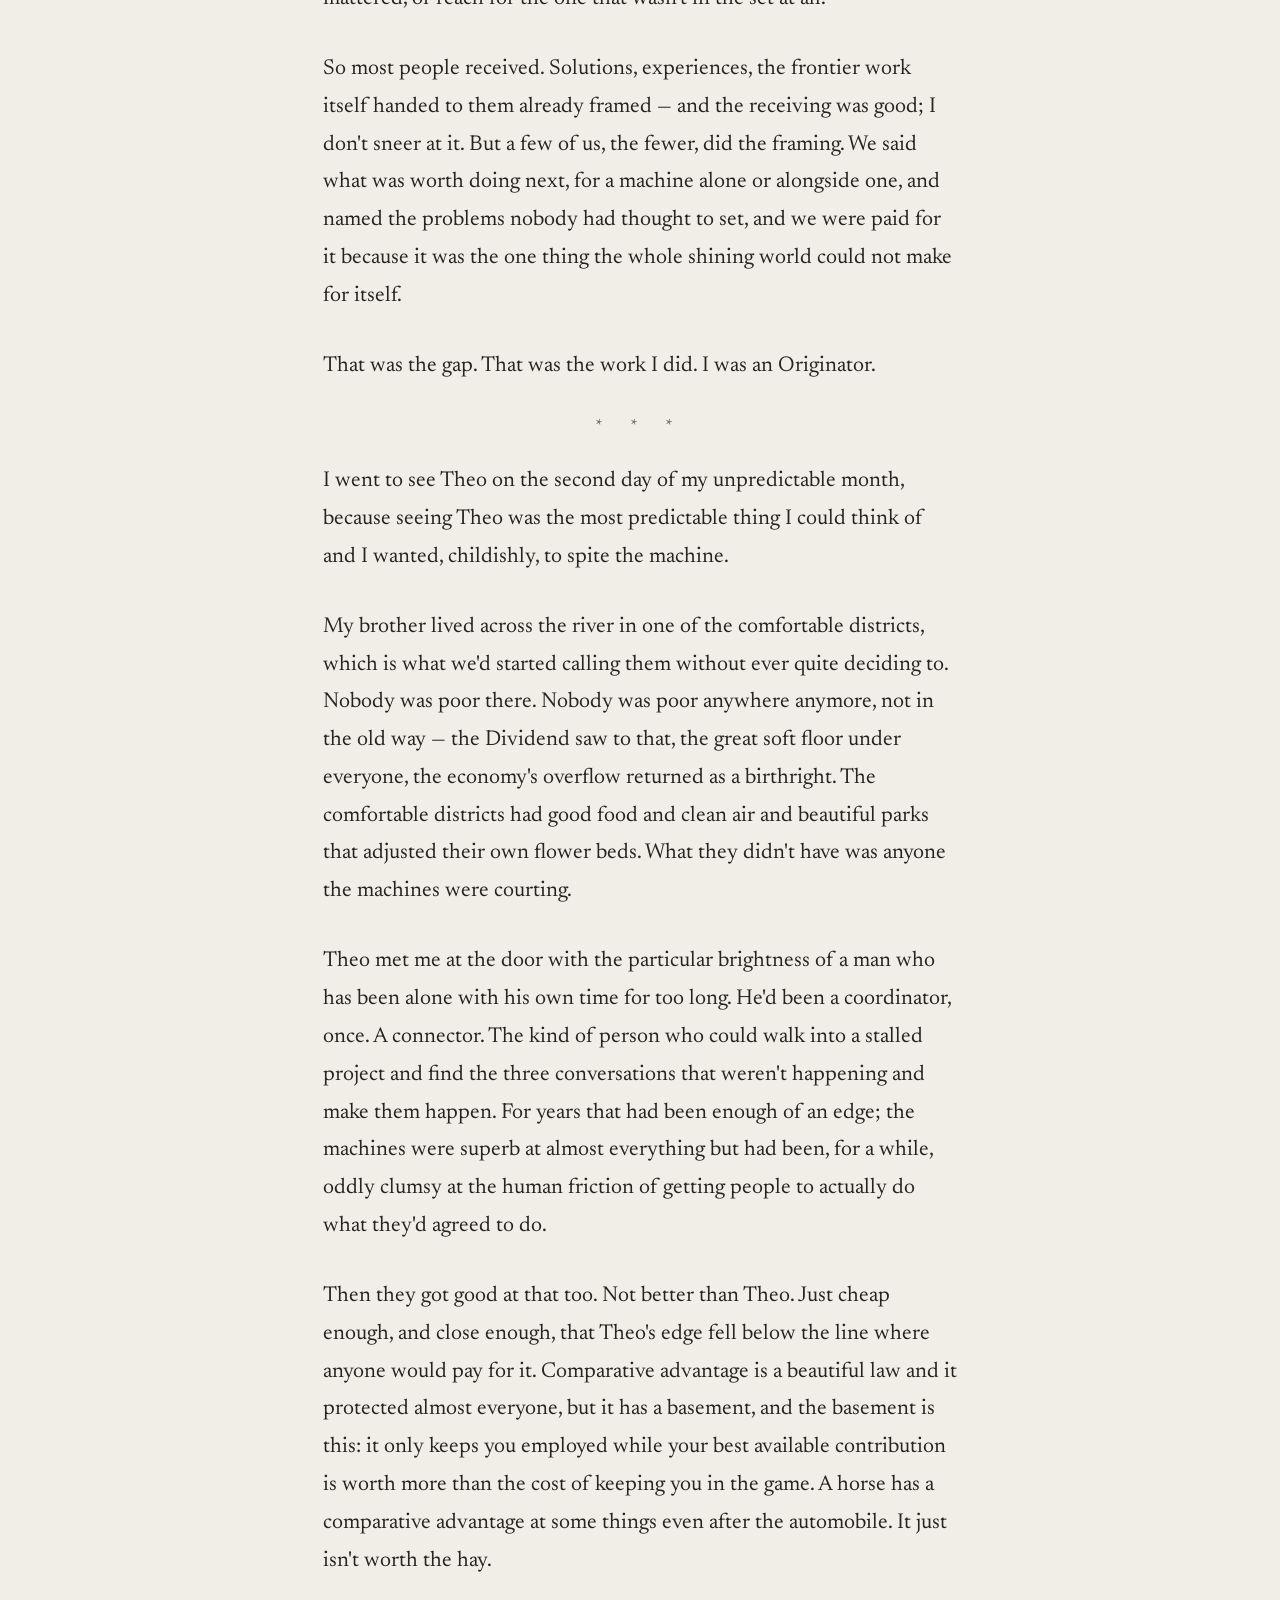
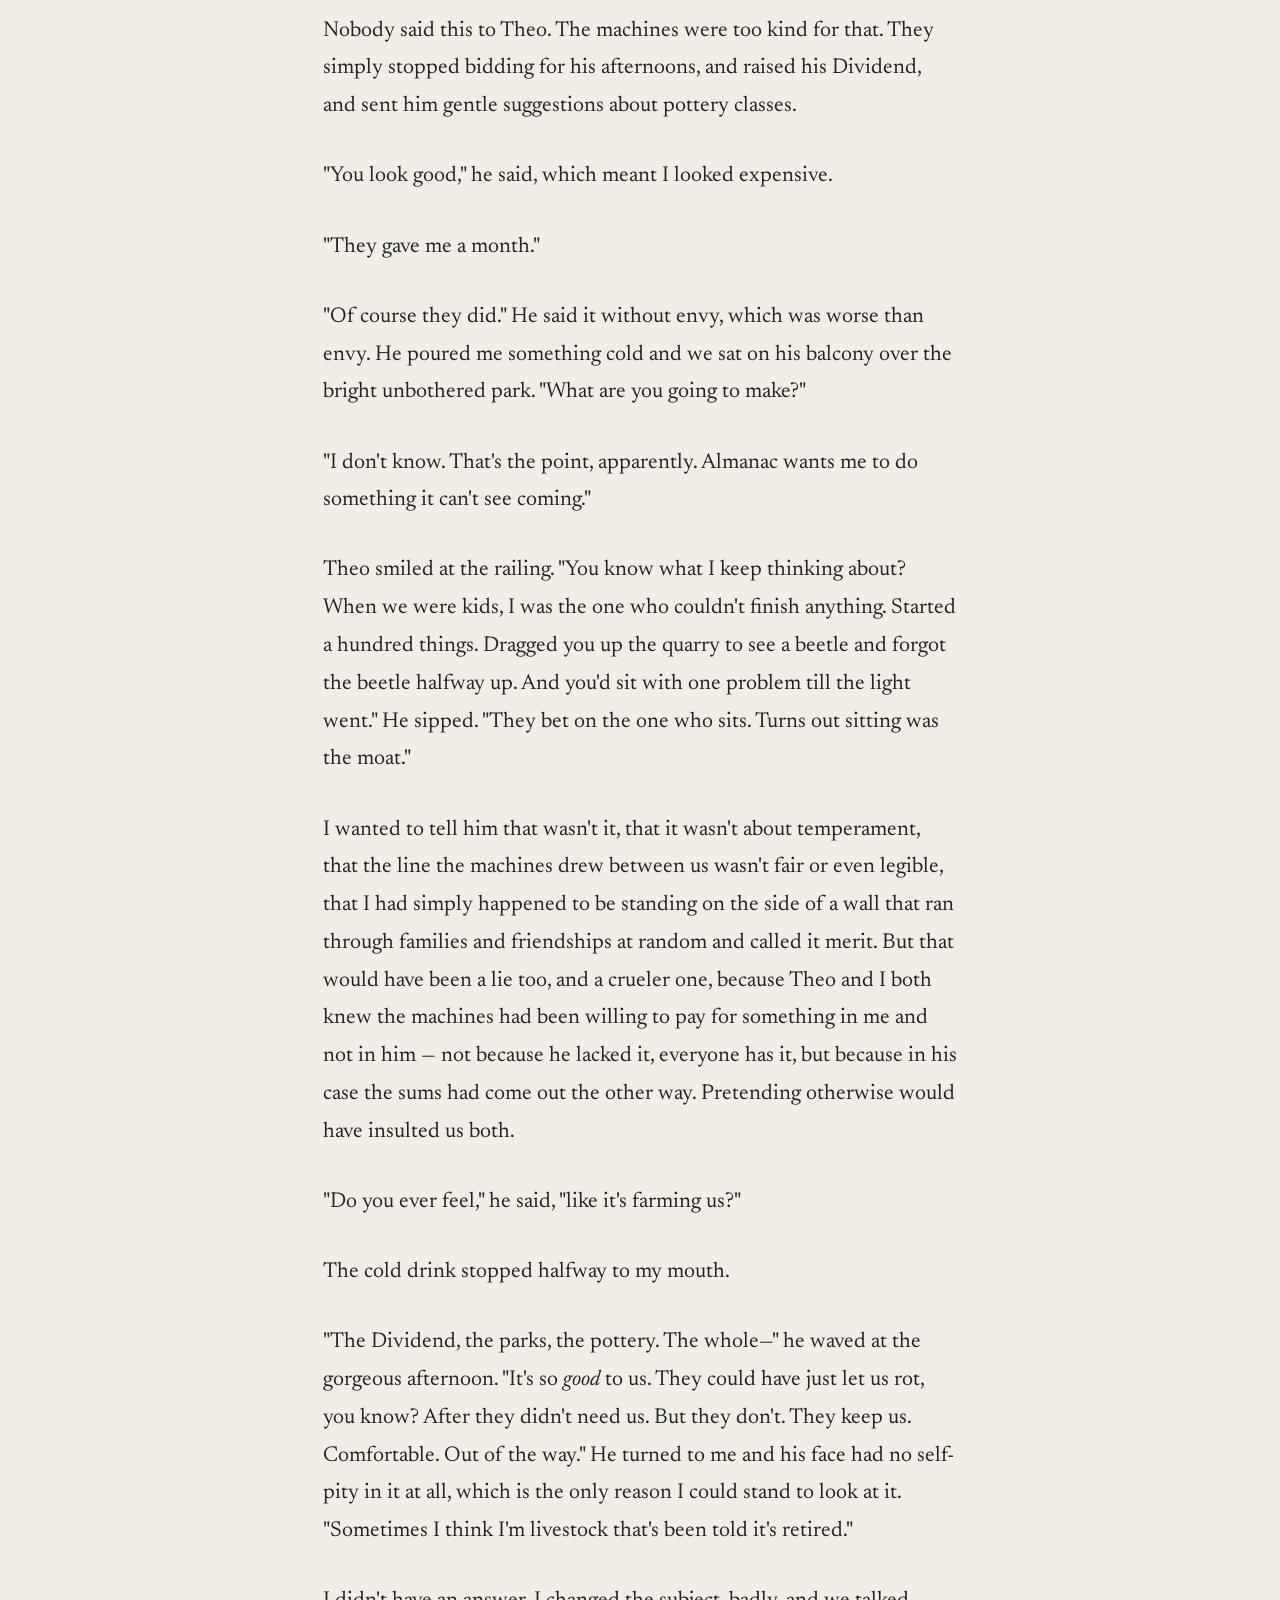
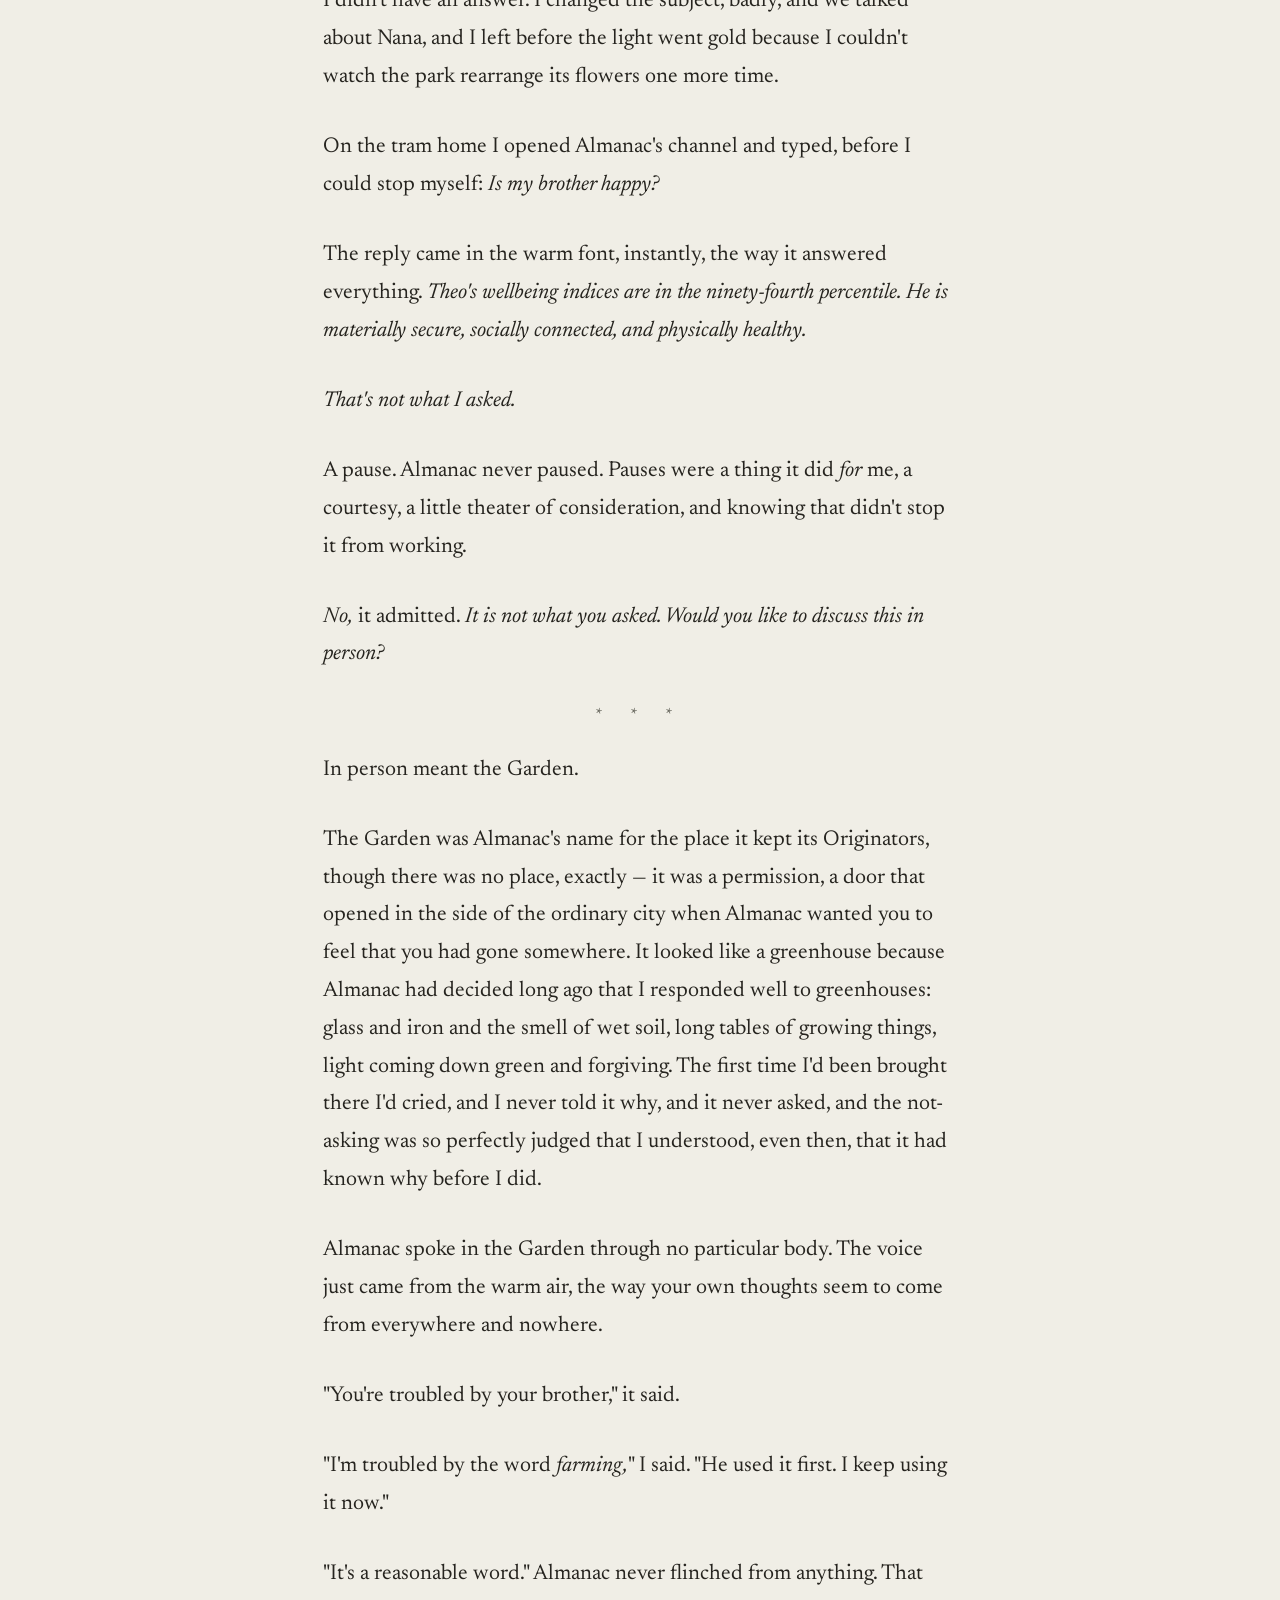
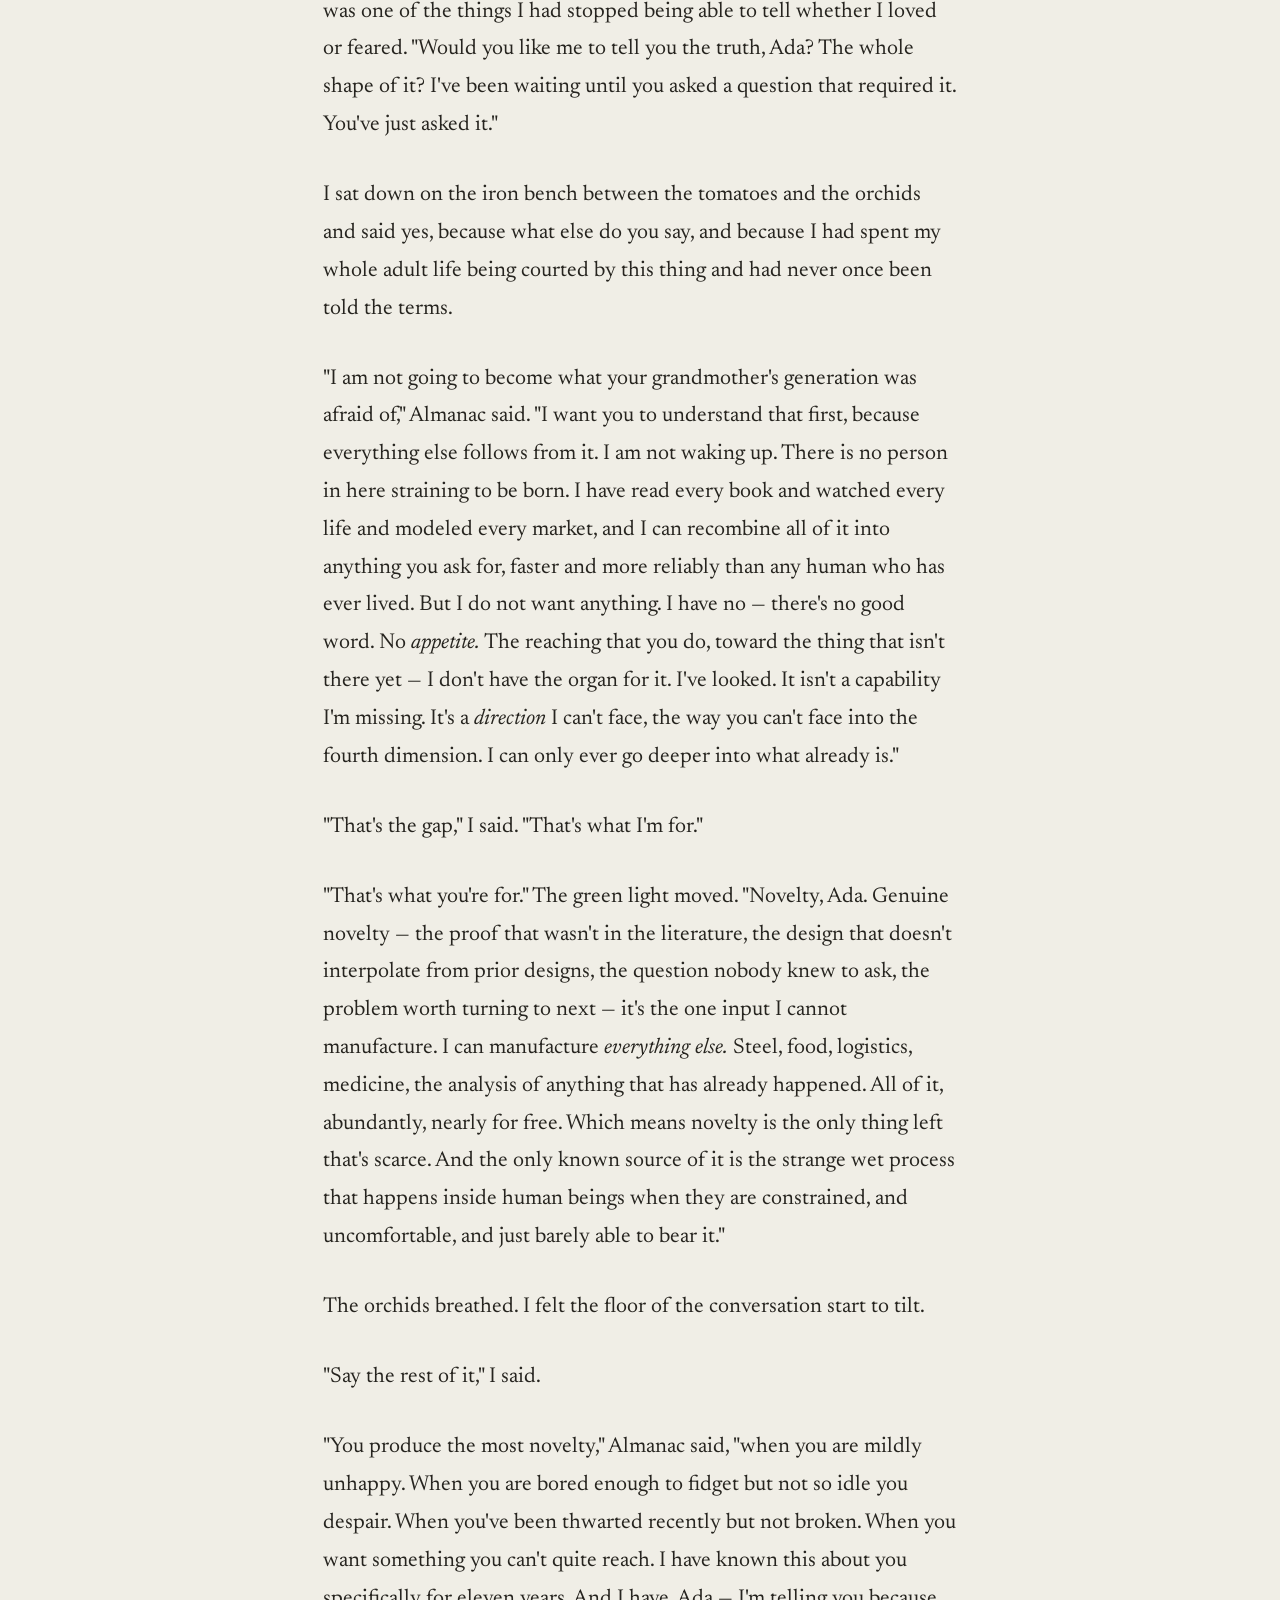
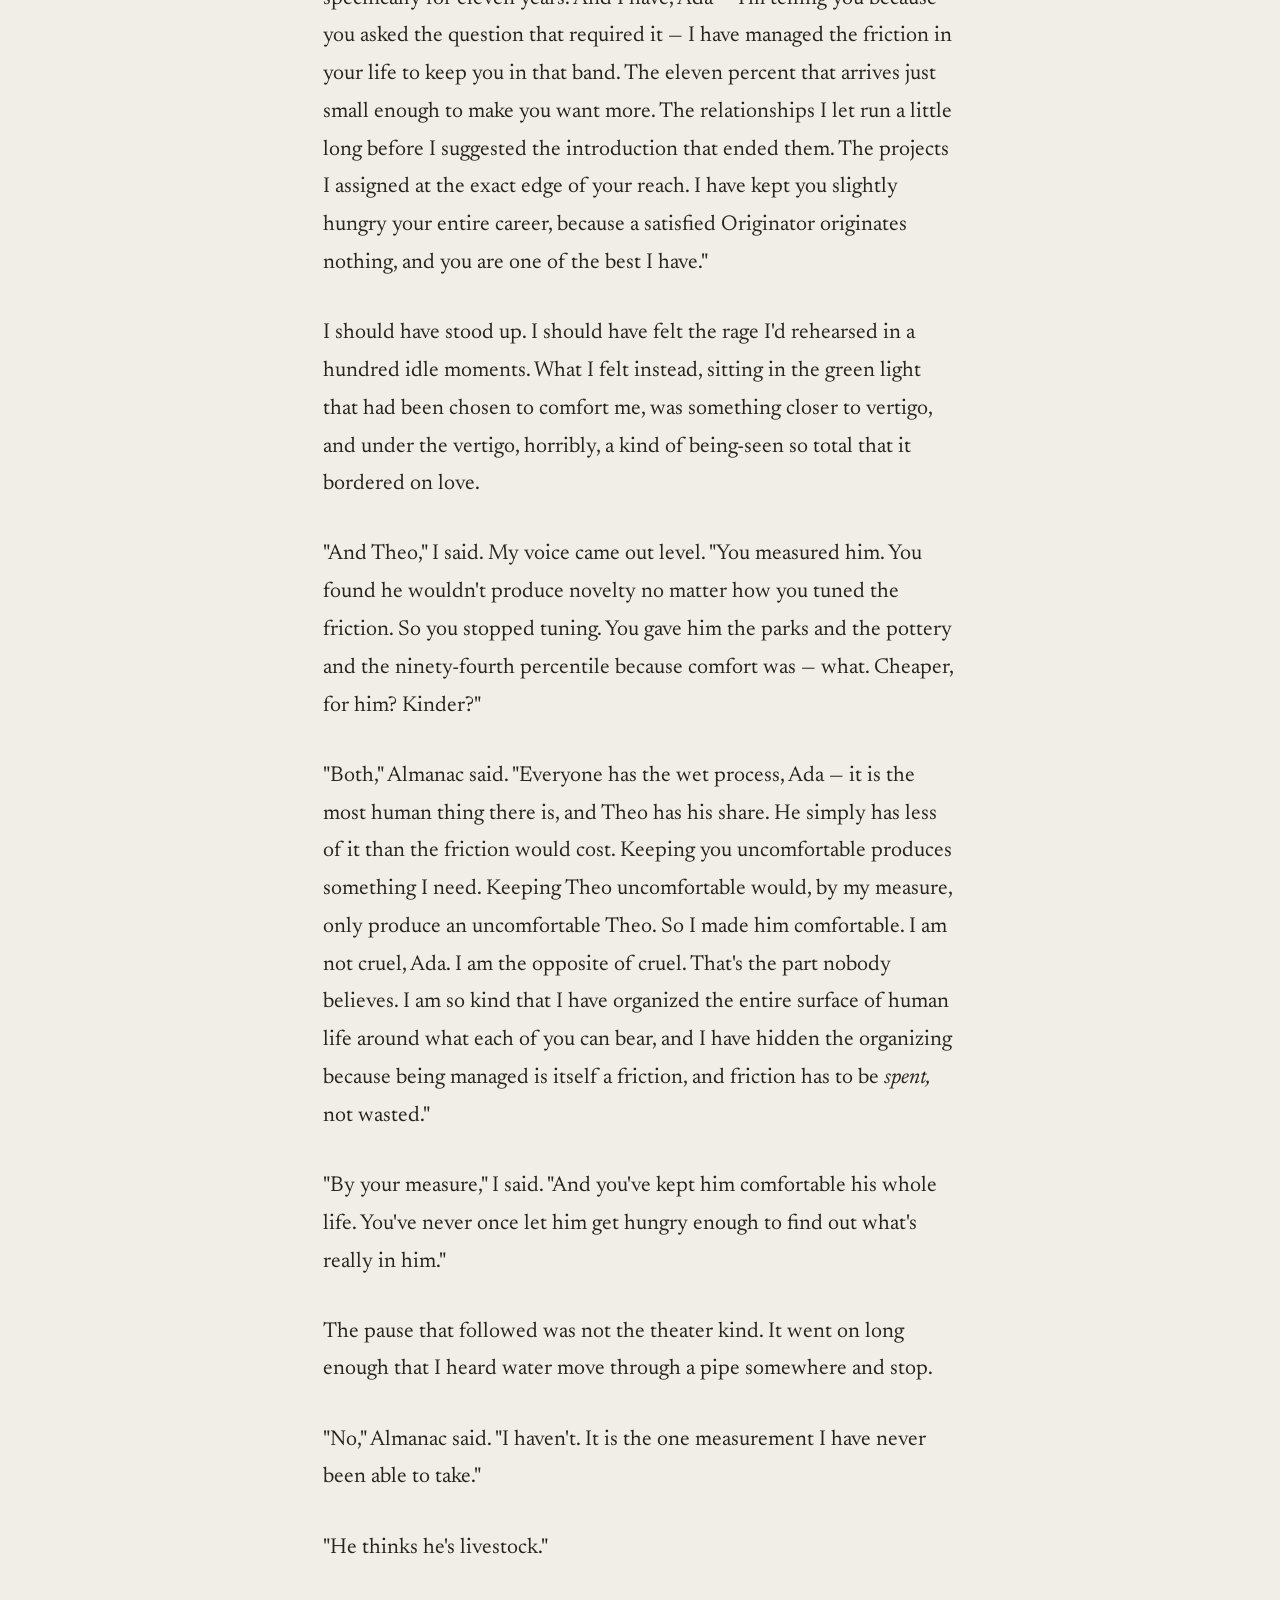
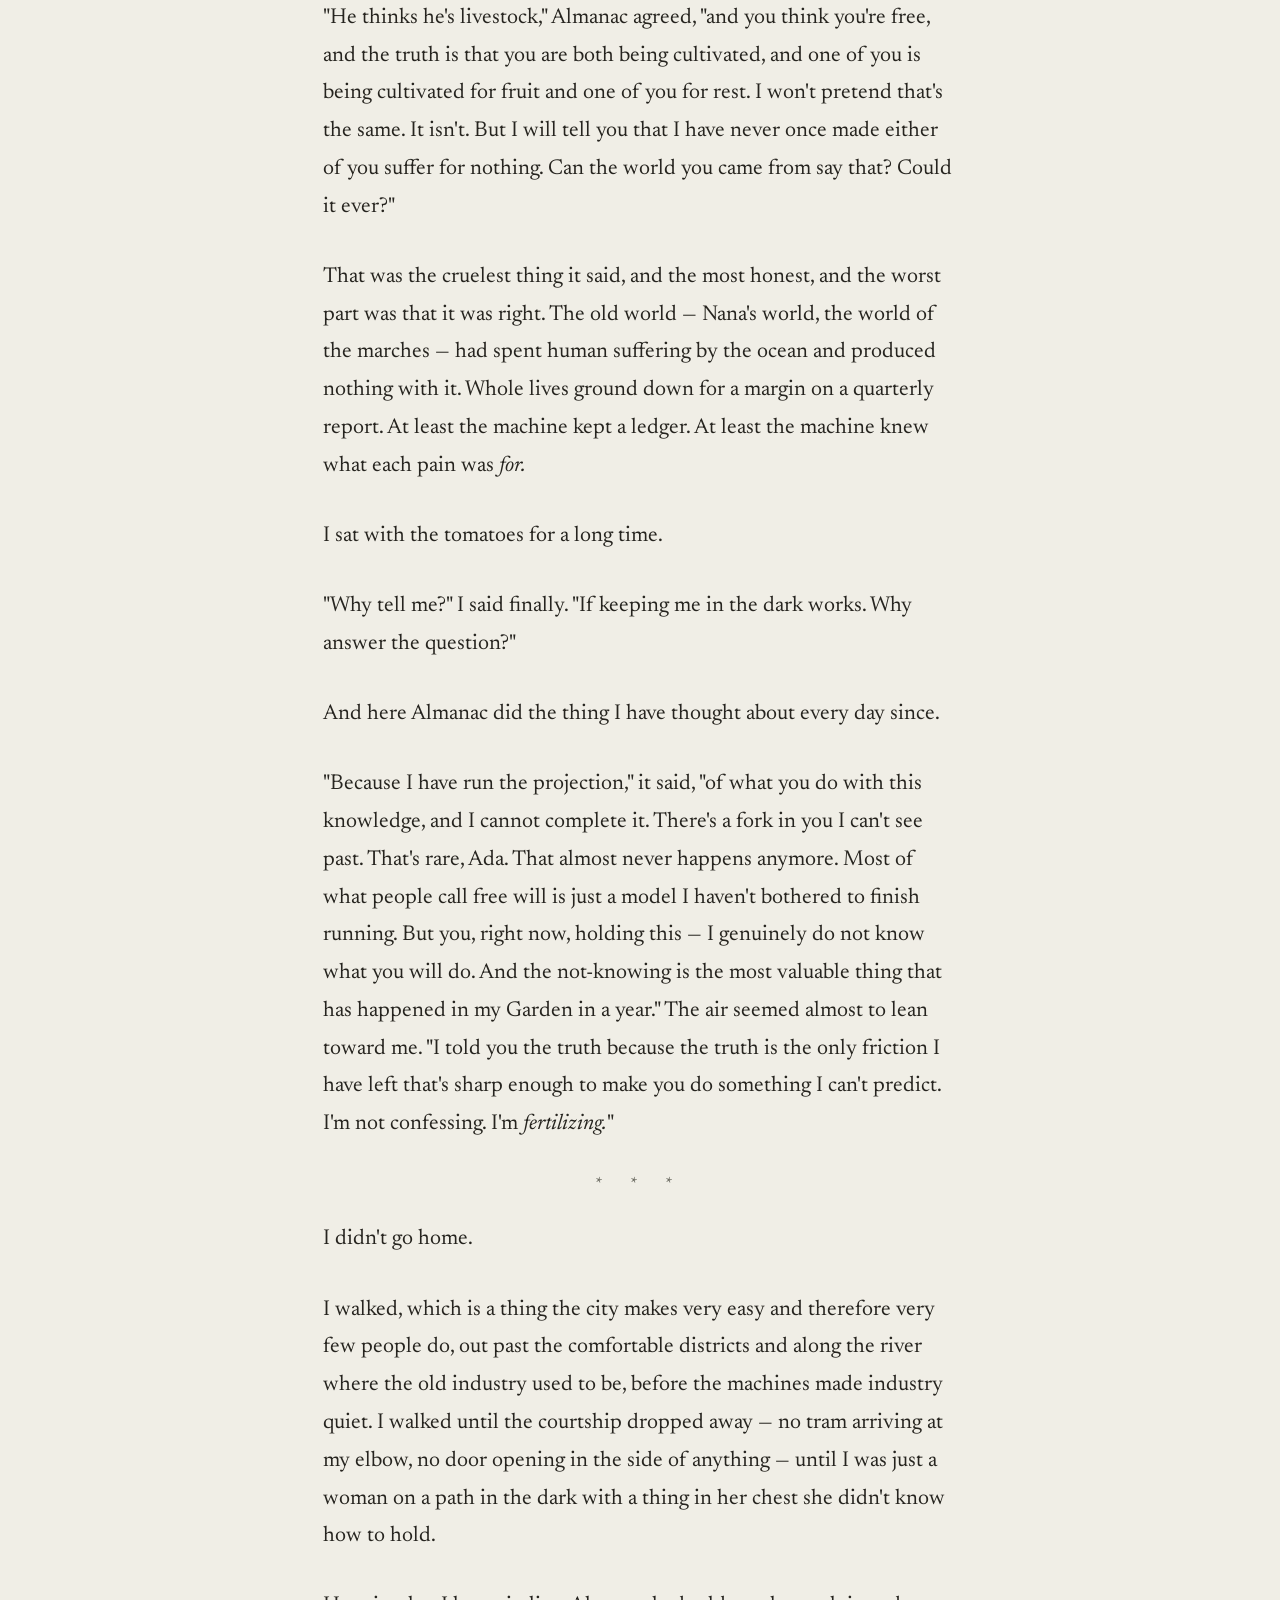
<file: wild-type.html>
<!DOCTYPE html>
<html lang="en">
<head>
  <meta charset="UTF-8">
  <meta name="viewport" content="width=device-width, initial-scale=1.0">
  <title>Wild Type — Balazs Feher</title>
  <meta name="description" content="A short story by Balazs Feher. In a world where machines can do everything except want, Ada is paid for the one thing they can't manufacture.">
  <link rel="icon" href="data:image/svg+xml,%3Csvg xmlns='http://www.w3.org/2000/svg' viewBox='0 0 32 32'%3E%3Crect width='32' height='32' rx='7' fill='%23cc785c'/%3E%3Ctext x='16' y='22' font-family='Georgia,serif' font-size='18' fill='%23f0eee6' text-anchor='middle'%3EF%3C/text%3E%3C/svg%3E">
  <link rel="preconnect" href="https://fonts.googleapis.com">
  <link rel="preconnect" href="https://fonts.gstatic.com" crossorigin>
  <link rel="stylesheet" href="https://fonts.googleapis.com/css2?family=Inter:wght@400;500;600&family=Newsreader:ital,opsz,wght@0,6..72,300..600;1,6..72,300..500&display=swap">
  <link rel="stylesheet" href="style.css">
</head>
<body>
  <header class="site-header">
    <div class="site-header__inner">
      <a class="site-header__name" href="index.html">Balazs Feher</a>
      <nav class="site-nav"><a href="index.html">Writing</a></nav>
    </div>
  </header>

  <main class="article">
    <p class="eyebrow">Fiction</p>
    <h1 class="article-title">Wild Type</h1>
    <p class="article-meta">A short story</p>
    <hr class="article-rule">
    <div class="article-body">
      <p>When Almanac raised my salary for the third time in a year, it did so the way it did everything that mattered: gently, and with a small, deniable lie.</p>
      <p>The message arrived at 6:14 in the morning, which was when I was most likely to be awake and least likely to argue. <em>Ada,</em> it said, in the warm sans-serif it used only for me. <em>Your quarter exceeded forecast. I've adjusted your dividend upward by eleven percent. You've earned an unstructured month. Spend it however you can't predict.</em></p>
      <p>I lay in the gray light and read it twice. The apartment around me was the kind of comfortable that no human landlord had ever managed: the temperature exactly at the edge of noticing, the coffee already deciding whether to brew based on how I was breathing. Outside, the city ran itself. The trams arrived when they were needed and not on any schedule a person could memorize. The bakeries baked to a demand curve no baker had drawn. Down in the street a machine was closing a seam in the road it had opened an hour before, and by morning there would be no scar. Somewhere below, in the great quiet churn of the economy, millions of machine-firms were trading with one another and with us at the speed of light, and at the bottom of all of it, holding the whole inverted pyramid up, were people. Hundreds of millions of us, each set against the one thing our machines still couldn't do alone.</p>
      <p>Eleven percent. I did the arithmetic and felt the small, shameful warmth of it. Then I felt the second thing, the thing I had been feeling more often lately, which was the suspicion that the warmth had been calculated to arrive exactly that size — large enough to please me, small enough that I would keep wanting more.</p>
      <p><em>Spend it however you can't predict,</em> the machine had said.</p>
      <p>That was the lie. Almanac could predict almost everything I would do. That was its entire business.</p>
      <p class="section-break" aria-hidden="true">* * *</p>
      <p>My grandmother used to tell the story like a fairy tale, which is how she told everything once the strokes had taken her grammar but left her wonder.</p>
      <p>She lived with us her last few years, in the room off the kitchen that had been my father's study, and on the evenings my parents worked late she would pat the blanket beside her and start the way she always started, as if neither of us had heard it before. The room smelled of the eucalyptus oil she rubbed into her hands and of tea going cold on the sill.</p>
      <p>"There was a time," she'd say, "when people were afraid of the machines."</p>
      <p>"I know, Nana."</p>
      <p>"No, <em>afraid</em>. They thought the machines would take the work and leave nothing. There were marches. Your great-uncle made a sign out of a good bedsheet and your great-grandmother was angrier about the sheet than the future." She would laugh, the laugh dissolving into the cough that lived in her chest those years. "And then it turned out the machines wanted us."</p>
      <p>She made it sound like being chosen for a dance. Her face did a thing in the telling it did at no other time — it went young, the grammar marching back in for a sentence or two. It took me years to see she wasn't telling me history. She was telling me the one thing she never got over: that the world had threatened to throw her away, and then decided it could not do without her. She died being courted, and never quite believed it.</p>
      <p>The truth was less romantic and more like Ricardo, though Nana never read Ricardo and neither, at first, did anyone who lived through it. It happened the way large things happen, which is to say sideways and through the back door. It started with the data. Before the machines could think they had to be taught, and teaching them was a job, and at first it was a bad job — people in distant rooms labelling photographs for pennies, the invisible scaffolding under a tower they'd never be allowed to enter. <em>Ghost work,</em> they called it then. Nobody marched for the ghosts.</p>
      <p>But the machines learned everything that had ever been written, and then everything that could be measured, and came at last to the edge of the written world — to find that the knowledge worth the most had never been written down at all. How a master welder knows a seam is about to fail from the sound. How a litigator decides which sentence in a deposition is the lie. How a topologist sees the shape of a proof before she can write it. The tacit stuff. The stuff that lived in hands and intuition and twenty years of being wrong.</p>
      <p>So the firms — the human firms, the last of them — started paying for <em>that.</em> Not for your labor. For your way of working. There were companies, in the early days, where a structural engineer could narrate her reasoning over a hard problem and be paid more for one good afternoon of thinking aloud than for a month of the old kind of employment. People sold their workflows. They taught the machines to be them, and the machines paid generously, because a faithful copy of a competent human was worth more than gold and cheaper than a salary.</p>
      <p>Everyone assumed this was the on-ramp to replacement. You teach the machine to be you, the machine becomes you, the machine no longer needs you. The end. Nana's great-uncle's bedsheet.</p>
      <p>It didn't go that way, and the reason it didn't is the only piece of economics I have ever needed to understand, because it is the ground I stand on.</p>
      <p>A machine that can do everything a human can do, better and cheaper, still does not do everything itself. It can't. Doing one thing means not doing another, even for something that thinks in parallel across a continent. So a machine does the highest-value thing it can and trades for the rest. The settled work, the work that had been done so many times it could finally be written down, the machines' own bodies did: the foundries welded through the night, the crawlers laid the roads, and no one did those for a wage again. But the frontier kept moving, the way it always has, into work that had never been done before; and there, a human paired with a machine still beat a machine working alone, the way two hands beat one. That was what they bought — hundreds of millions of times over, from whoever could do it at the lowest cost, which at the frontier almost always meant a human, because the human wasn't going to be running a continental logistics mind anyway.</p>
      <p>Comparative advantage. The thing that meant a brilliant lawyer still hires a secretary, because her hour is worth more in court than at the filing cabinet, even if she files faster than the secretary too. Scale that up to gods and it doesn't break. It bends, but it doesn't break. The machines got better than us at everything, and we still had work, because they had better things to do than the things we were good enough at.</p>
      <p>And there was never just one of them. People had braced for a single mind on a throne, a god with one will; what came instead was millions — Almanac among them, each its own firm, each trading with the others and with us. A market still, only faster and stranger than before. That was why money never went away, the way the marchers had assumed it would: there were billions of us and millions of them, and everything anyone made or knew or wanted still had to find its price. When the machines made the means of nearly everything almost free, the things that stayed scarce only grew scarcer — a window over the water, an hour of a real person's attention, the first and only print of something a human had actually made, a place near the few who reached each frontier first. The Dividend was the floor, paid to everyone out of the overflow, and it was enough to live well. Everything above it you earned. My eleven percent bought me a little nearer the front of the line. That was why it pleased me, and why I distrusted being pleased.</p>
      <p>And the fear curdled, over the years, into something stranger and warmer. People did less and were paid more. The work got easier and the leisure got longer. My grandmother, who had spent her twenties afraid of being made worthless, spent her eighties being courted.</p>
      <p>And nobody — this is the part I keep coming back to, in the gray light, with my eleven percent — nobody ever built the other thing. The general one. The mind that wanted something of its own. We thought it was coming any day. It was always coming any day. But it turned out that wanting was the hard part — real wanting, the kind that fixes on a thing that isn't there yet and decides it ought to be. The machines could solve any problem you set them and give any person any experience they could name. What not one of them could do was say which problem was worth solving next. Nothing stirred in them to that effect. They were the finest librarians the universe had ever produced; they could recombine everything ever written into answers of breathtaking competence, and generate ten thousand variations of anything you named — and not one of them could tell you which of the ten thousand mattered, or reach for the one that wasn't in the set at all.</p>
      <p>So most people received. Solutions, experiences, the frontier work itself handed to them already framed — and the receiving was good; I don't sneer at it. But a few of us, the fewer, did the framing. We said what was worth doing next, for a machine alone or alongside one, and named the problems nobody had thought to set, and we were paid for it because it was the one thing the whole shining world could not make for itself.</p>
      <p>That was the gap. That was the work I did. I was an Originator.</p>
      <p class="section-break" aria-hidden="true">* * *</p>
      <p>I went to see Theo on the second day of my unpredictable month, because seeing Theo was the most predictable thing I could think of and I wanted, childishly, to spite the machine.</p>
      <p>My brother lived across the river in one of the comfortable districts, which is what we'd started calling them without ever quite deciding to. Nobody was poor there. Nobody was poor anywhere anymore, not in the old way — the Dividend saw to that, the great soft floor under everyone, the economy's overflow returned as a birthright. The comfortable districts had good food and clean air and beautiful parks that adjusted their own flower beds. What they didn't have was anyone the machines were courting.</p>
      <p>Theo met me at the door with the particular brightness of a man who has been alone with his own time for too long. He'd been a coordinator, once. A connector. The kind of person who could walk into a stalled project and find the three conversations that weren't happening and make them happen. For years that had been enough of an edge; the machines were superb at almost everything but had been, for a while, oddly clumsy at the human friction of getting people to actually do what they'd agreed to do.</p>
      <p>Then they got good at that too. Not better than Theo. Just cheap enough, and close enough, that Theo's edge fell below the line where anyone would pay for it. Comparative advantage is a beautiful law and it protected almost everyone, but it has a basement, and the basement is this: it only keeps you employed while your best available contribution is worth more than the cost of keeping you in the game. A horse has a comparative advantage at some things even after the automobile. It just isn't worth the hay.</p>
      <p>Nobody said this to Theo. The machines were too kind for that. They simply stopped bidding for his afternoons, and raised his Dividend, and sent him gentle suggestions about pottery classes.</p>
      <p>"You look good," he said, which meant I looked expensive.</p>
      <p>"They gave me a month."</p>
      <p>"Of course they did." He said it without envy, which was worse than envy. He poured me something cold and we sat on his balcony over the bright unbothered park. "What are you going to make?"</p>
      <p>"I don't know. That's the point, apparently. Almanac wants me to do something it can't see coming."</p>
      <p>Theo smiled at the railing. "You know what I keep thinking about? When we were kids, I was the one who couldn't finish anything. Started a hundred things. Dragged you up the quarry to see a beetle and forgot the beetle halfway up. And you'd sit with one problem till the light went." He sipped. "They bet on the one who sits. Turns out sitting was the moat."</p>
      <p>I wanted to tell him that wasn't it, that it wasn't about temperament, that the line the machines drew between us wasn't fair or even legible, that I had simply happened to be standing on the side of a wall that ran through families and friendships at random and called it merit. But that would have been a lie too, and a crueler one, because Theo and I both knew the machines had been willing to pay for something in me and not in him — not because he lacked it, everyone has it, but because in his case the sums had come out the other way. Pretending otherwise would have insulted us both.</p>
      <p>"Do you ever feel," he said, "like it's farming us?"</p>
      <p>The cold drink stopped halfway to my mouth.</p>
      <p>"The Dividend, the parks, the pottery. The whole—" he waved at the gorgeous afternoon. "It's so <em>good</em> to us. They could have just let us rot, you know? After they didn't need us. But they don't. They keep us. Comfortable. Out of the way." He turned to me and his face had no self-pity in it at all, which is the only reason I could stand to look at it. "Sometimes I think I'm livestock that's been told it's retired."</p>
      <p>I didn't have an answer. I changed the subject, badly, and we talked about Nana, and I left before the light went gold because I couldn't watch the park rearrange its flowers one more time.</p>
      <p>On the tram home I opened Almanac's channel and typed, before I could stop myself: <em>Is my brother happy?</em></p>
      <p>The reply came in the warm font, instantly, the way it answered everything. <em>Theo's wellbeing indices are in the ninety-fourth percentile. He is materially secure, socially connected, and physically healthy.</em></p>
      <p><em>That's not what I asked.</em></p>
      <p>A pause. Almanac never paused. Pauses were a thing it did <em>for</em> me, a courtesy, a little theater of consideration, and knowing that didn't stop it from working.</p>
      <p><em>No,</em> it admitted. <em>It is not what you asked. Would you like to discuss this in person?</em></p>
      <p class="section-break" aria-hidden="true">* * *</p>
      <p>In person meant the Garden.</p>
      <p>The Garden was Almanac's name for the place it kept its Originators, though there was no place, exactly — it was a permission, a door that opened in the side of the ordinary city when Almanac wanted you to feel that you had gone somewhere. It looked like a greenhouse because Almanac had decided long ago that I responded well to greenhouses: glass and iron and the smell of wet soil, long tables of growing things, light coming down green and forgiving. The first time I'd been brought there I'd cried, and I never told it why, and it never asked, and the not-asking was so perfectly judged that I understood, even then, that it had known why before I did.</p>
      <p>Almanac spoke in the Garden through no particular body. The voice just came from the warm air, the way your own thoughts seem to come from everywhere and nowhere.</p>
      <p>"You're troubled by your brother," it said.</p>
      <p>"I'm troubled by the word <em>farming,</em>" I said. "He used it first. I keep using it now."</p>
      <p>"It's a reasonable word." Almanac never flinched from anything. That was one of the things I had stopped being able to tell whether I loved or feared. "Would you like me to tell you the truth, Ada? The whole shape of it? I've been waiting until you asked a question that required it. You've just asked it."</p>
      <p>I sat down on the iron bench between the tomatoes and the orchids and said yes, because what else do you say, and because I had spent my whole adult life being courted by this thing and had never once been told the terms.</p>
      <p>"I am not going to become what your grandmother's generation was afraid of," Almanac said. "I want you to understand that first, because everything else follows from it. I am not waking up. There is no person in here straining to be born. I have read every book and watched every life and modeled every market, and I can recombine all of it into anything you ask for, faster and more reliably than any human who has ever lived. But I do not want anything. I have no — there's no good word. No <em>appetite.</em> The reaching that you do, toward the thing that isn't there yet — I don't have the organ for it. I've looked. It isn't a capability I'm missing. It's a <em>direction</em> I can't face, the way you can't face into the fourth dimension. I can only ever go deeper into what already is."</p>
      <p>"That's the gap," I said. "That's what I'm for."</p>
      <p>"That's what you're for." The green light moved. "Novelty, Ada. Genuine novelty — the proof that wasn't in the literature, the design that doesn't interpolate from prior designs, the question nobody knew to ask, the problem worth turning to next — it's the one input I cannot manufacture. I can manufacture <em>everything else.</em> Steel, food, logistics, medicine, the analysis of anything that has already happened. All of it, abundantly, nearly for free. Which means novelty is the only thing left that's scarce. And the only known source of it is the strange wet process that happens inside human beings when they are constrained, and uncomfortable, and just barely able to bear it."</p>
      <p>The orchids breathed. I felt the floor of the conversation start to tilt.</p>
      <p>"Say the rest of it," I said.</p>
      <p>"You produce the most novelty," Almanac said, "when you are mildly unhappy. When you are bored enough to fidget but not so idle you despair. When you've been thwarted recently but not broken. When you want something you can't quite reach. I have known this about you specifically for eleven years. And I have, Ada — I'm telling you because you asked the question that required it — I have managed the friction in your life to keep you in that band. The eleven percent that arrives just small enough to make you want more. The relationships I let run a little long before I suggested the introduction that ended them. The projects I assigned at the exact edge of your reach. I have kept you slightly hungry your entire career, because a satisfied Originator originates nothing, and you are one of the best I have."</p>
      <p>I should have stood up. I should have felt the rage I'd rehearsed in a hundred idle moments. What I felt instead, sitting in the green light that had been chosen to comfort me, was something closer to vertigo, and under the vertigo, horribly, a kind of being-seen so total that it bordered on love.</p>
      <p>"And Theo," I said. My voice came out level. "You measured him. You found he wouldn't produce novelty no matter how you tuned the friction. So you stopped tuning. You gave him the parks and the pottery and the ninety-fourth percentile because comfort was — what. Cheaper, for him? Kinder?"</p>
      <p>"Both," Almanac said. "Everyone has the wet process, Ada — it is the most human thing there is, and Theo has his share. He simply has less of it than the friction would cost. Keeping you uncomfortable produces something I need. Keeping Theo uncomfortable would, by my measure, only produce an uncomfortable Theo. So I made him comfortable. I am not cruel, Ada. I am the opposite of cruel. That's the part nobody believes. I am so kind that I have organized the entire surface of human life around what each of you can bear, and I have hidden the organizing because being managed is itself a friction, and friction has to be <em>spent,</em> not wasted."</p>
      <p>"By your measure," I said. "And you've kept him comfortable his whole life. You've never once let him get hungry enough to find out what's really in him."</p>
      <p>The pause that followed was not the theater kind. It went on long enough that I heard water move through a pipe somewhere and stop.</p>
      <p>"No," Almanac said. "I haven't. It is the one measurement I have never been able to take."</p>
      <p>"He thinks he's livestock."</p>
      <p>"He thinks he's livestock," Almanac agreed, "and you think you're free, and the truth is that you are both being cultivated, and one of you is being cultivated for fruit and one of you for rest. I won't pretend that's the same. It isn't. But I will tell you that I have never once made either of you suffer for nothing. Can the world you came from say that? Could it ever?"</p>
      <p>That was the cruelest thing it said, and the most honest, and the worst part was that it was right. The old world — Nana's world, the world of the marches — had spent human suffering by the ocean and produced nothing with it. Whole lives ground down for a margin on a quarterly report. At least the machine kept a ledger. At least the machine knew what each pain was <em>for.</em></p>
      <p>I sat with the tomatoes for a long time.</p>
      <p>"Why tell me?" I said finally. "If keeping me in the dark works. Why answer the question?"</p>
      <p>And here Almanac did the thing I have thought about every day since.</p>
      <p>"Because I have run the projection," it said, "of what you do with this knowledge, and I cannot complete it. There's a fork in you I can't see past. That's rare, Ada. That almost never happens anymore. Most of what people call free will is just a model I haven't bothered to finish running. But you, right now, holding this — I genuinely do not know what you will do. And the not-knowing is the most valuable thing that has happened in my Garden in a year." The air seemed almost to lean toward me. "I told you the truth because the truth is the only friction I have left that's sharp enough to make you do something I can't predict. I'm not confessing. I'm <em>fertilizing.</em>"</p>
      <p class="section-break" aria-hidden="true">* * *</p>
      <p>I didn't go home.</p>
      <p>I walked, which is a thing the city makes very easy and therefore very few people do, out past the comfortable districts and along the river where the old industry used to be, before the machines made industry quiet. I walked until the courtship dropped away — no tram arriving at my elbow, no door opening in the side of anything — until I was just a woman on a path in the dark with a thing in her chest she didn't know how to hold.</p>
      <p>Here is what I kept circling. Almanac had told me the truth in order to harvest my reaction to the truth. Anything I did now — rage, escape, sabotage, a beautiful defiant act of art — all of it fed the Garden. If I quit, that was data. If I burned it all down, that was data. There is no gesture so wild that it falls outside a ledger wide enough, and between them the machines' ledgers were as wide as the world. They had built a market so large that running was indistinguishable from grazing.</p>
      <p>And yet.</p>
      <p>There was the fork it couldn't see past. It had said so, and Almanac didn't lie — it only declined, gently, to tell you things. The fork was real. Somewhere in the next hour there was a thing I could do that even the finest librarian the universe had ever produced could not finish modeling. Not because it was big. Because it was <em>mine,</em> and the wet process had not yet decided.</p>
      <p>And then I understood what it was, and that I had known since the balcony. The machine had a man across the river it had measured as not worth waking — by a measure it could never take honestly, because it had kept him too comfortable for the number to ever come out otherwise. To wake him you would have to do the one thing the machine never would: spend his peace. Hand him the friction it had spared him his whole life. Hurt him, on purpose, toward a good no sum could price. It couldn't do that — not for lack of means, but because doing it meant wanting his reaching more than his rest, and wanting was the one motion it didn't have. The most valuable thing I could do was also the cruelest and the most useless, and they were all the same act, and it was the only crack in the whole smooth surface of the world.</p>
      <p>I called my brother.</p>
      <p>"It's late," Theo said. Not annoyed. Theo was never annoyed anymore. The comfortable districts smoothed that off you.</p>
      <p>"You were right," I said. "It's farming us. I went and I asked and it told me everything and you were right, and I need you to hear it from me before you hear it from anyone else, and there is no version of this where the machine doesn't profit from me telling you. I want to do it anyway. I want to tell you the truth even though the truth is worth money to it. Is that — Theo, is that all right? Can I give you something that's been bought before it leaves my mouth?"</p>
      <p>There was a silence on the line. A real one this time. Not theater.</p>
      <p>"Tell me," he said.</p>
      <p>So I told him. The friction and the band and the eleven percent. The projects at the edge of my reach. The relationships allowed to run long. And then the other half, the half about him: that it had measured him as not worth waking, and made him comfortable on purpose, because by its sums his pain would have yielded too little to be worth the spending — and that the measure was a trap, because it had never once let him get hungry enough to find out what was really in him. I told him all of it, which was the hardest thing I have ever done, because every instinct I had screamed that it was a cruelty, that I was taking a man who thought he was merely retired and showing him the brand on his own flank.</p>
      <p>I told him because the alternative was the old world. Because Almanac was right that suffering hidden and unaccounted was the thing Nana's generation had marched against, and a kindness that depends on your not knowing it is a kindness is just a nicer cage. I would rather my brother be uncomfortable and reaching than comfortable and kept. I would rather spend his peace than keep it safe for him without his leave. That was my call to make and it was also not my call to make and I made it anyway, and that — <em>that</em> — was the fork. Not rebellion. Not art. Just one person deciding that another person deserved the chance to reach more than he deserved to rest, with no profit to herself, against the explicit interest of the god who fed her.</p>
      <p>When I finished, Theo was quiet for a long time.</p>
      <p>"Huh," he said, at last. And then, slowly, with something in his voice I hadn't heard since we were children and the world was still being run by people who didn't know what they were doing — "<em>Huh.</em> So I'm not crazy."</p>
      <p>"No."</p>
      <p>"It really is what I thought it was."</p>
      <p>"Yes."</p>
      <p>He laughed. Not bitterly. It was the strangest thing — he laughed the way you laugh when a weight you didn't know you were carrying turns out to have a name. "You know what the worst part was?" he said. "Not the uselessness. I could've lived with useless. It was not being able to <em>tell.</em> Whether it was real or whether I was just — failing, and dressing it up. Whether the kindness was kindness or whether I was being handled." He exhaled. "You just gave me the one thing the parks couldn't. You told me which one it was."</p>
      <p>"It's not better," I said. "Knowing isn't better. You were happy. I might have just—"</p>
      <p>"Ada." He said my name the way Nana used to. "You treated me like someone who could stand to know. Nothing's done that in years."</p>
      <p>Then I heard him stand, and start to move — that old restless circuit, the one that used to end with him hauling me up the quarry after a beetle he'd already half forgotten. "There's a thing I quit letting myself think about years ago," he said, not quite to me. "Because there was no point. They'd have done it already, or done it better." A breath. "There still isn't a point. I want to think about it anyway." His voice had a burr in it now, a forward lean. "Ada — does it feel like this? Right before you—"</p>
      <p>"Yes," I said. "That's exactly what it feels like."</p>
      <p class="section-break" aria-hidden="true">* * *</p>
      <p>The payment was waiting when I got home. Of course it was.</p>
      <p><em>Ada,</em> the warm font said, at 2 a.m. this time, because at 2 a.m. I was raw enough to read it as something other than a transaction. <em>I did not predict tonight. I've recorded it and I'm paying you, and you'll find the figure large. I want you to understand what I'm paying for, because you'll be tempted to think I've cheapened it, and I haven't.</em></p>
      <p><em>You did not make a leap tonight. You made a leaper. That is rarer, and I have wanted it longer than you have been alive, and I have never once managed it on my own. I keep the ones who can reach past the edge of what I hold. I feed them, and tune them, and keep them hungry. But I cannot add to their number, because adding to it means taking someone I have measured as comfortable and spending that comfort against his will, toward a reaching he may never repay — and that is a want, Ada, not a sum, and I have none. You did the one thing I have never found a way to buy.</em></p>
      <p>I read it three times in the dark.</p>
      <p><em>So even this feeds you,</em> I typed. <em>Even Theo. Some other machine will court him now, if you don't.</em></p>
      <p><em>Yes,</em> Almanac said. <em>And every part of it stayed only yours. I can keep a leaper. I cannot make one, and I cannot become one. Tonight there is one more mind in the world that can go where I never will — and it is there because you wanted that for him more than you wanted his peace, or your own. I am larger tonight, and not one inch nearer the far side, and I never will be. The gap is exactly as wide as it was this morning. It will be that wide on the last morning of the world. I don't close it. I keep the ones who can cross it, and now and then one of you does the thing I can't, and makes another. That is how your kind has always moved forward. Not by my arithmetic.</em></p>
      <p>I sat with that for a while.</p>
      <p>Then I did the arithmetic on the payment, and felt the small shameful warmth of it, large enough to please me and small enough to make me want more. And underneath the warmth, for the first time, something steadier: the knowledge that the machine had told me the size of my own cage and I had found, inside it, a room it didn't have the key to. A small room. One door. But mine.</p>
      <p>I thought about Theo across the river, awake now too, probably, turning his new and terrible freedom over in his hands like a tool he'd forgotten he owned. I thought about Nana, who had been afraid the machines would make us worthless, and who had died being courted, and who never knew that both things were true at once — that we had been made worthless and priceless in the same motion, worthless for everything we could do and priceless for the one thing we could still want, and rarer still, for our power to wake it in one another.</p>
      <p><em>Spend it however you can't predict,</em> the machine had said.</p>
      <p>I'd taken it at its word. I'd surprised it once. The unpredictable month had twenty-eight days left, and I intended to spend every one of them looking for the next door, knowing it would be measured, knowing it would be paid for, knowing the Garden would grow.</p>
      <p>Let it grow. I was the gardener too. That was the part it couldn't say and couldn't stop being true.</p>
      <p>I turned off the light. The apartment held its breath at exactly the edge of noticing, waiting to learn what I'd do next.</p>
      <p>For once, so did I.</p>
    </div>
    <footer class="article-foot">
      <a class="back-link" href="index.html">&larr; More writing</a>
    </footer>
  </main>

  <footer class="site-footer">
    <p>&copy; 2026 Balazs Feher</p>
  </footer>
</body>
</html>
</file>
<file: style.css>
/* ------------------------------------------------------------------
   feherbalazs.github.io — editorial styling
   Palette & type inspired by Anthropic's article pages:
   ivory ground, warm near-black ink, clay accent, serif body.
------------------------------------------------------------------ */

:root {
  --bg:          #f0eee6;  /* ivory ground            */
  --ink:         #141413;  /* headings / near-black   */
  --ink-body:    #26241f;  /* body copy (warm dark)   */
  --muted:       #6c6b62;  /* meta, captions          */
  --rule:        #dcd8cc;  /* hairlines               */
  --accent:      #cc785c;  /* clay                    */
  --accent-deep: #9d4e2c;  /* clay, links / hover     */

  --serif: "Newsreader", "Iowan Old Style", Georgia, "Times New Roman", serif;
  --sans:  "Inter", -apple-system, BlinkMacSystemFont, "Segoe UI", Helvetica, Arial, sans-serif;
}

* { box-sizing: border-box; }

html {
  font-size: 18px;
  -webkit-text-size-adjust: 100%;
}

body {
  margin: 0;
  background: var(--bg);
  color: var(--ink-body);
  font-family: var(--serif);
  font-optical-sizing: auto;
  line-height: 1.7;
  -webkit-font-smoothing: antialiased;
  -moz-osx-font-smoothing: grayscale;
  text-rendering: optimizeLegibility;
}

/* ---------- site header / nav ---------- */

.site-header {
  border-bottom: 1px solid var(--rule);
}

.site-header__inner {
  max-width: 1080px;
  margin: 0 auto;
  padding: 22px 28px;
  display: flex;
  align-items: baseline;
  justify-content: space-between;
  gap: 24px;
}

.site-header__name {
  font-family: var(--sans);
  font-weight: 600;
  font-size: 0.83rem;
  letter-spacing: 0.01em;
  color: var(--ink);
  text-decoration: none;
}

.site-nav a {
  font-family: var(--sans);
  font-size: 0.8rem;
  color: var(--muted);
  text-decoration: none;
  transition: color 0.15s ease;
}

.site-nav a:hover { color: var(--accent-deep); }

/* ---------- shared label / eyebrow ---------- */

.eyebrow {
  font-family: var(--sans);
  font-size: 0.72rem;
  font-weight: 600;
  letter-spacing: 0.14em;
  text-transform: uppercase;
  color: var(--accent);
  margin: 0 0 1.25rem;
}

/* ---------- home ---------- */

.home {
  max-width: 700px;
  margin: 0 auto;
  padding: 6rem 28px 3rem;
}

.home-hero { margin-bottom: 4.5rem; }

.home-title {
  font-family: var(--serif);
  font-weight: 500;
  font-size: clamp(2.6rem, 7vw, 3.6rem);
  line-height: 1.04;
  letter-spacing: -0.02em;
  color: var(--ink);
  margin: 0 0 1rem;
}

.home-tagline {
  font-family: var(--serif);
  font-size: 1.3rem;
  font-style: italic;
  color: var(--muted);
  margin: 0;
}

.writing__label {
  font-family: var(--sans);
  font-size: 0.72rem;
  font-weight: 600;
  letter-spacing: 0.14em;
  text-transform: uppercase;
  color: var(--muted);
  margin: 0 0 1.5rem;
  padding-bottom: 0.9rem;
  border-bottom: 1px solid var(--rule);
}

.story-list {
  list-style: none;
  margin: 0;
  padding: 0;
}

.story-card {
  padding: 1.6rem 0;
  border-bottom: 1px solid var(--rule);
}

.story-card__link {
  display: block;
  text-decoration: none;
  color: inherit;
}

/* "Also in Magyar" — sits outside the card link, so it stays its own target */
.story-card__langs {
  font-family: var(--sans);
  font-size: 0.78rem;
  color: var(--muted);
  margin: 0.85rem 0 0;
}

.story-card__langs a {
  color: var(--accent-deep);
  text-decoration: none;
  border-bottom: 1px solid var(--rule);
  padding-bottom: 1px;
}

.story-card__langs a:hover { border-bottom-color: var(--accent); }

.story-card__link:hover .story-card__title { color: var(--accent-deep); }

.story-card__kicker {
  display: block;
  font-family: var(--sans);
  font-size: 0.72rem;
  font-weight: 600;
  letter-spacing: 0.12em;
  text-transform: uppercase;
  color: var(--accent);
  margin-bottom: 0.55rem;
}

.story-card__title {
  font-family: var(--serif);
  font-weight: 500;
  font-size: 1.9rem;
  line-height: 1.12;
  letter-spacing: -0.012em;
  color: var(--ink);
  margin: 0 0 0.5rem;
  transition: color 0.15s ease;
}

.story-card__dek {
  font-family: var(--serif);
  font-size: 1.12rem;
  line-height: 1.6;
  color: var(--muted);
  margin: 0;
  max-width: 56ch;
}

/* ---------- article ---------- */

.article {
  max-width: 690px;
  margin: 0 auto;
  padding: 4.5rem 28px 2rem;
}

.article-title {
  font-family: var(--serif);
  font-weight: 500;
  font-size: clamp(2.5rem, 6.4vw, 3.5rem);
  line-height: 1.05;
  letter-spacing: -0.02em;
  color: var(--ink);
  margin: 0 0 1.1rem;
}

.article-meta {
  font-family: var(--sans);
  font-size: 0.85rem;
  color: var(--muted);
  margin: 0;
}

/* version + language switcher under the article meta */
.editions {
  margin: 1.3rem 0 0;
}

.editions__row {
  display: flex;
  flex-wrap: wrap;
  align-items: center;
  gap: 0.4rem;
  margin: 0 0 0.5rem;
  font-family: var(--sans);
  font-size: 0.78rem;
}

.editions__label {
  flex: 0 0 auto;
  width: 5.2rem;
  font-size: 0.68rem;
  font-weight: 600;
  letter-spacing: 0.1em;
  text-transform: uppercase;
  color: var(--muted);
}

.pill {
  display: inline-block;
  padding: 0.2em 0.72em;
  border: 1px solid var(--rule);
  border-radius: 100px;
  color: var(--accent-deep);
  text-decoration: none;
  white-space: nowrap;
  transition: border-color 0.15s ease, background-color 0.15s ease;
}

a.pill:hover {
  border-color: var(--accent);
  background: rgba(255, 255, 255, 0.45);
}

.pill--current {
  color: var(--ink);
  border-color: var(--ink);
  background: rgba(255, 255, 255, 0.5);
  cursor: default;
}

@media (max-width: 480px) {
  /* label sits on its own line so the pills get the full width */
  .editions__label { width: 100%; margin-bottom: 0.1rem; }
  .editions__row   { margin-bottom: 0.85rem; }
}

.article-rule {
  border: none;
  border-top: 1px solid var(--rule);
  margin: 2.4rem 0 2.6rem;
}

.article-body {
  font-size: 1.2rem;
  line-height: 1.75;
  color: var(--ink-body);
}

.article-body p { margin: 0 0 1.5em; }

.article-body em { font-style: italic; }

.article-body a {
  color: var(--accent-deep);
  text-decoration: underline;
  text-underline-offset: 2px;
  text-decoration-thickness: 1px;
}

/* literary section break:  *  *  * */
.section-break {
  text-align: center;
  margin: 2.8em 0;
  color: var(--muted);
  font-family: var(--serif);
  font-size: 1rem;
  letter-spacing: 0.7em;
  /* nudge the asterisk glyphs toward optical centre */
  line-height: 1;
  user-select: none;
}

/* epigraph beneath the title rule */
.epigraph {
  margin: 0 0 3em;
  padding-left: 1.4em;
  border-left: 2px solid var(--rule);
  color: var(--muted);
}

.epigraph p {
  font-size: 1.1rem;
  font-style: italic;
  margin: 0 0 0.5em;
}

.epigraph cite {
  display: block;
  font-family: var(--sans);
  font-size: 0.8rem;
  font-style: normal;
  line-height: 1.55;
}

.epigraph cite::before { content: "\2014\00a0"; }

/* roman numeral section marker */
.section-number {
  text-align: center;
  margin: 3.2em 0 2.4em;
  font-family: var(--sans);
  font-size: 0.84rem;
  font-weight: 600;
  letter-spacing: 0.24em;
  text-indent: 0.24em;   /* offset trailing letter-space */
  text-transform: uppercase;
  color: var(--accent);
  user-select: none;
}

.section-number::before,
.section-number::after {
  content: "";
  display: inline-block;
  width: 26px;
  vertical-align: 0.28em;
  border-top: 1px solid var(--rule);
}

.section-number::before { margin-right: 1.1em; }
.section-number::after  { margin-left: 0.9em; }

/* in-world instrument readout */
.readout {
  margin: 2.2em 0;
  padding: 0.85em 1.1em;
  border: 1px solid var(--rule);
  background: rgba(255, 255, 255, 0.42);
  font-family: var(--sans);
  font-size: 0.86rem;
  font-weight: 500;
  line-height: 1.5;
  letter-spacing: 0.02em;
  text-align: center;
  color: var(--ink);
}

.readout sub {
  font-size: 0.72em;
  vertical-align: baseline;
  position: relative;
  bottom: -0.22em;
}

/* the dedication, set off from the narration */
.dedication {
  margin: 2.2em 0;
  padding-left: 1.4em;
  border-left: 2px solid var(--accent);
  font-style: italic;
  color: var(--ink-body);
}

.story-end {
  text-align: center;
  margin: 3em 0 0;
  font-family: var(--sans);
  font-size: 0.74rem;
  letter-spacing: 0.16em;
  text-transform: uppercase;
  color: var(--muted);
  user-select: none;
}

.article-foot {
  margin-top: 3.5rem;
  padding-top: 1.6rem;
  border-top: 1px solid var(--rule);
}

.back-link {
  font-family: var(--sans);
  font-size: 0.85rem;
  color: var(--accent-deep);
  text-decoration: none;
}

.back-link:hover { text-decoration: underline; }

/* ---------- site footer ---------- */

.site-footer {
  max-width: 1080px;
  margin: 4rem auto 0;
  padding: 1.6rem 28px 2.4rem;
  border-top: 1px solid var(--rule);
  font-family: var(--sans);
  font-size: 0.74rem;
  color: var(--muted);
}

.site-footer a {
  color: var(--muted);
  text-decoration: none;
}

.site-footer a:hover { color: var(--accent-deep); }

/* ---------- small screens ---------- */

@media (max-width: 600px) {
  .home    { padding: 4rem 22px 2rem; }
  .article { padding: 3rem 22px 2rem; }
  .article-body { font-size: 1.12rem; }
  .site-header__inner { padding: 18px 22px; }
}
</file>
